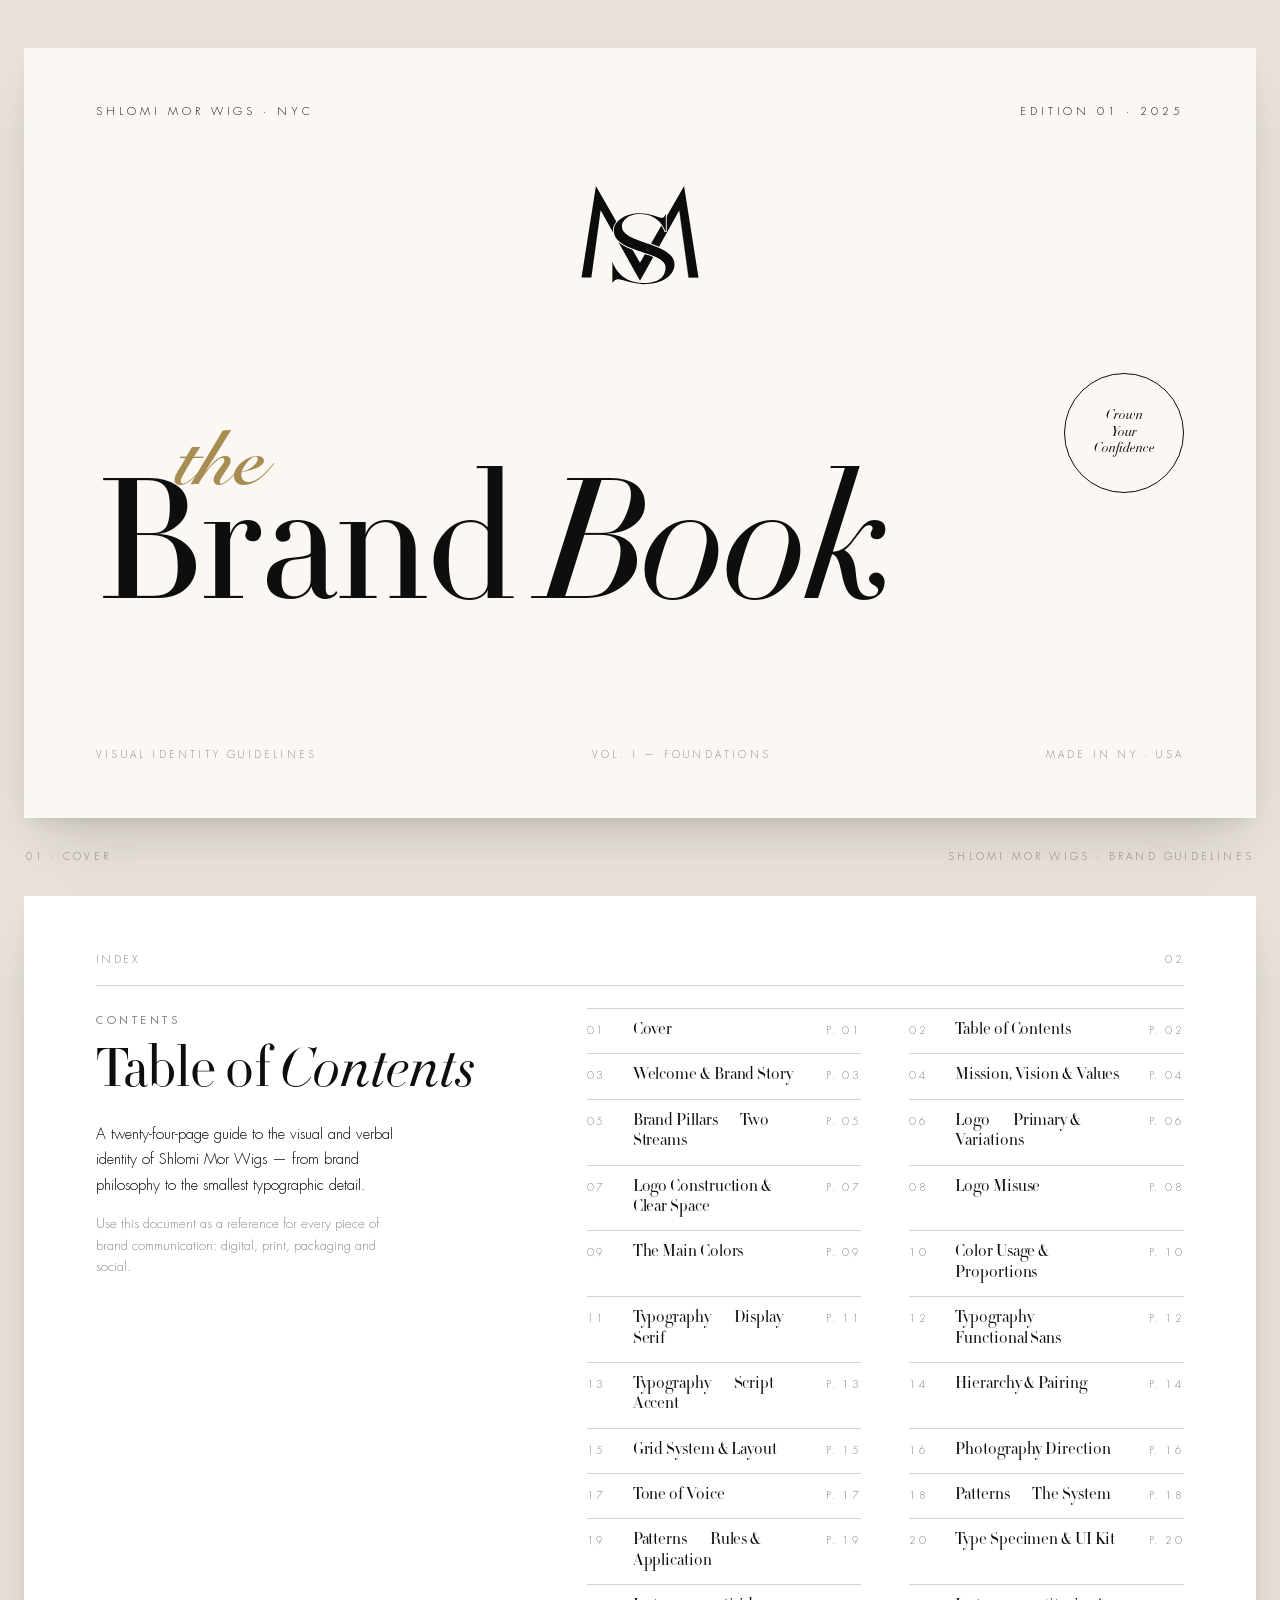
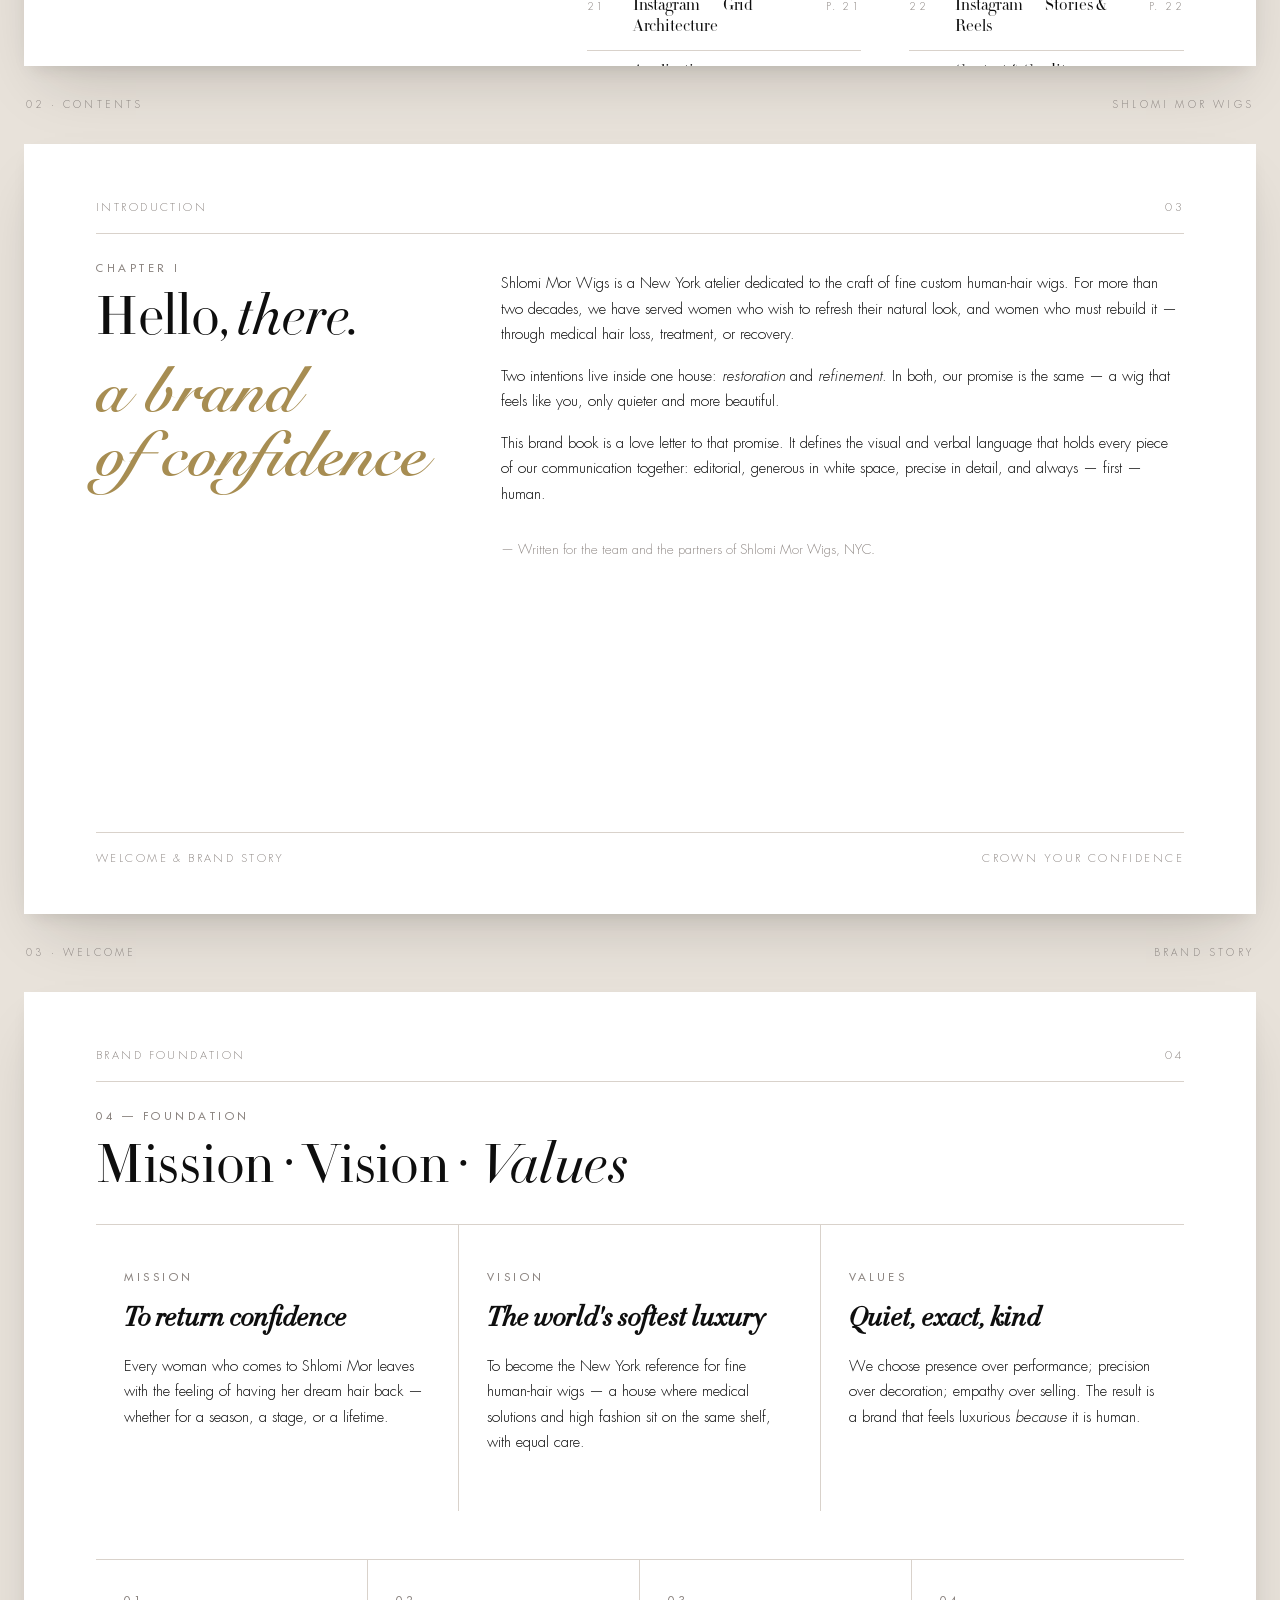
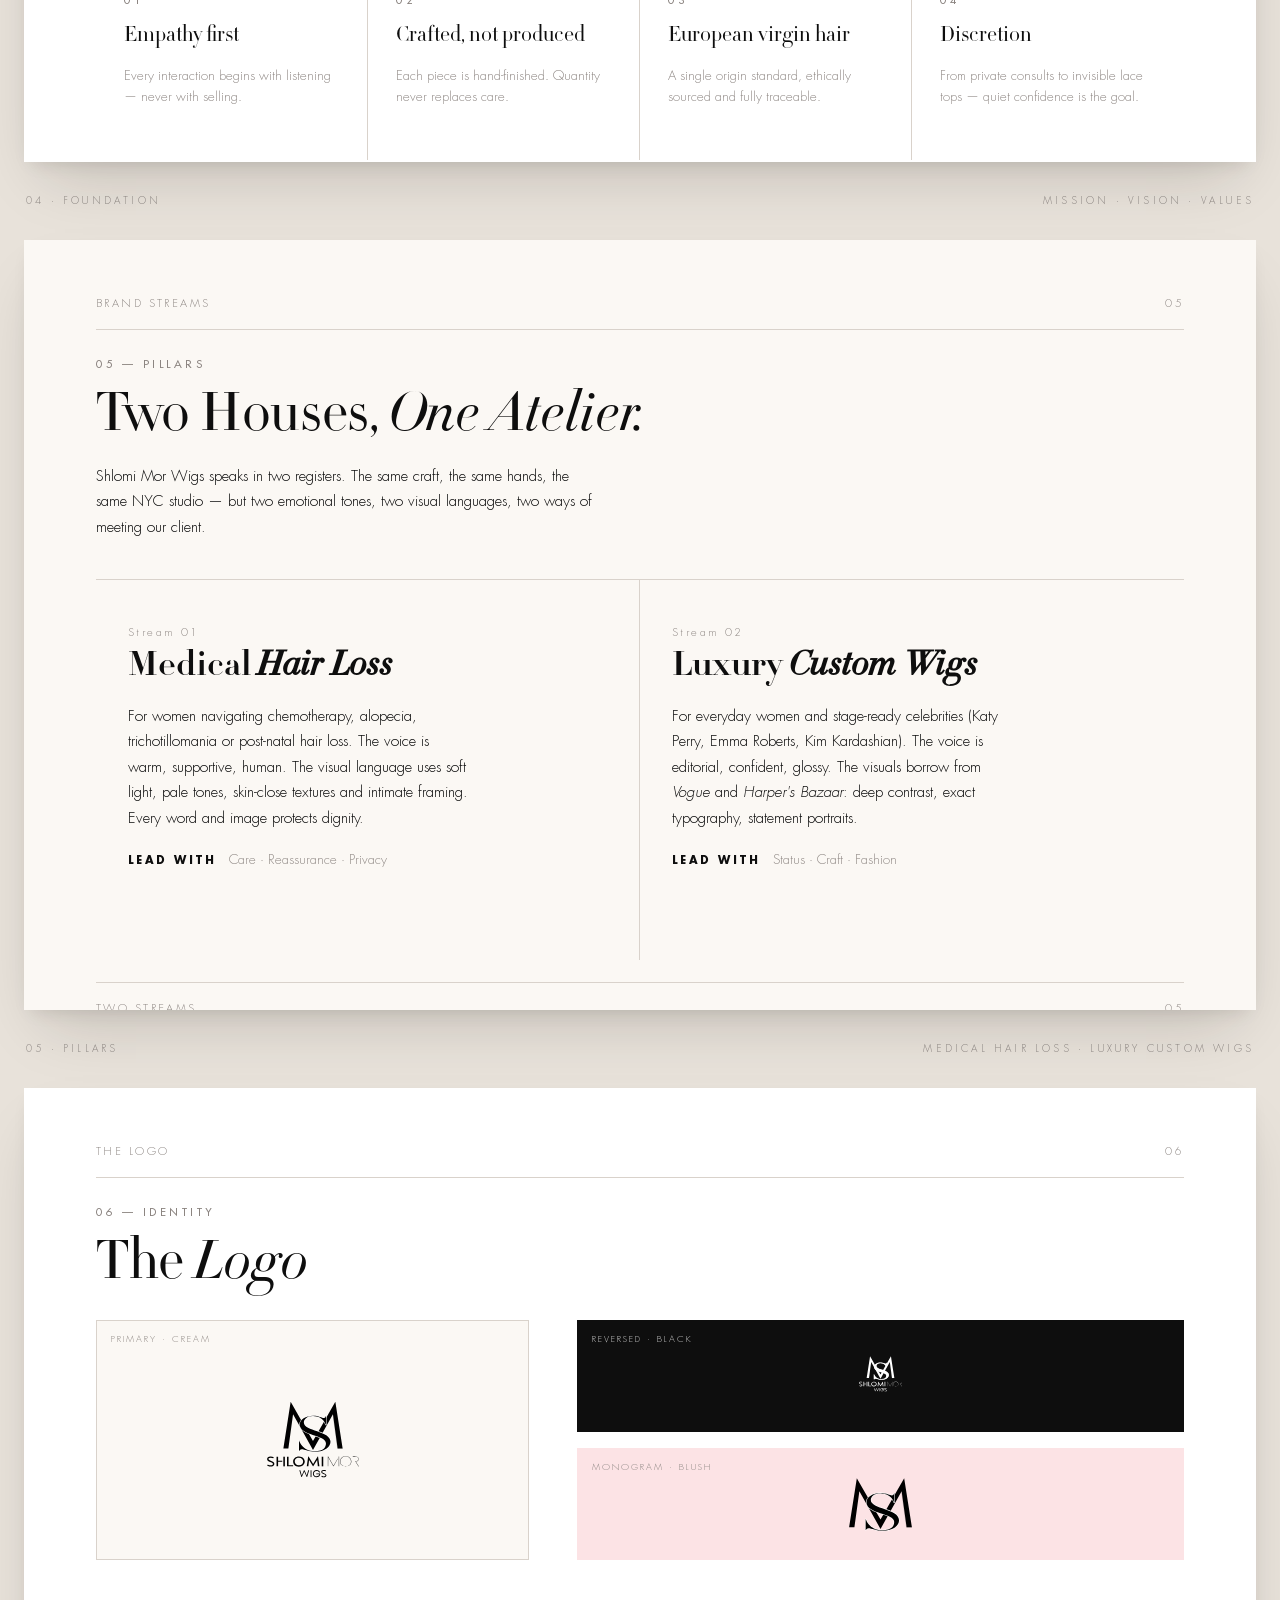
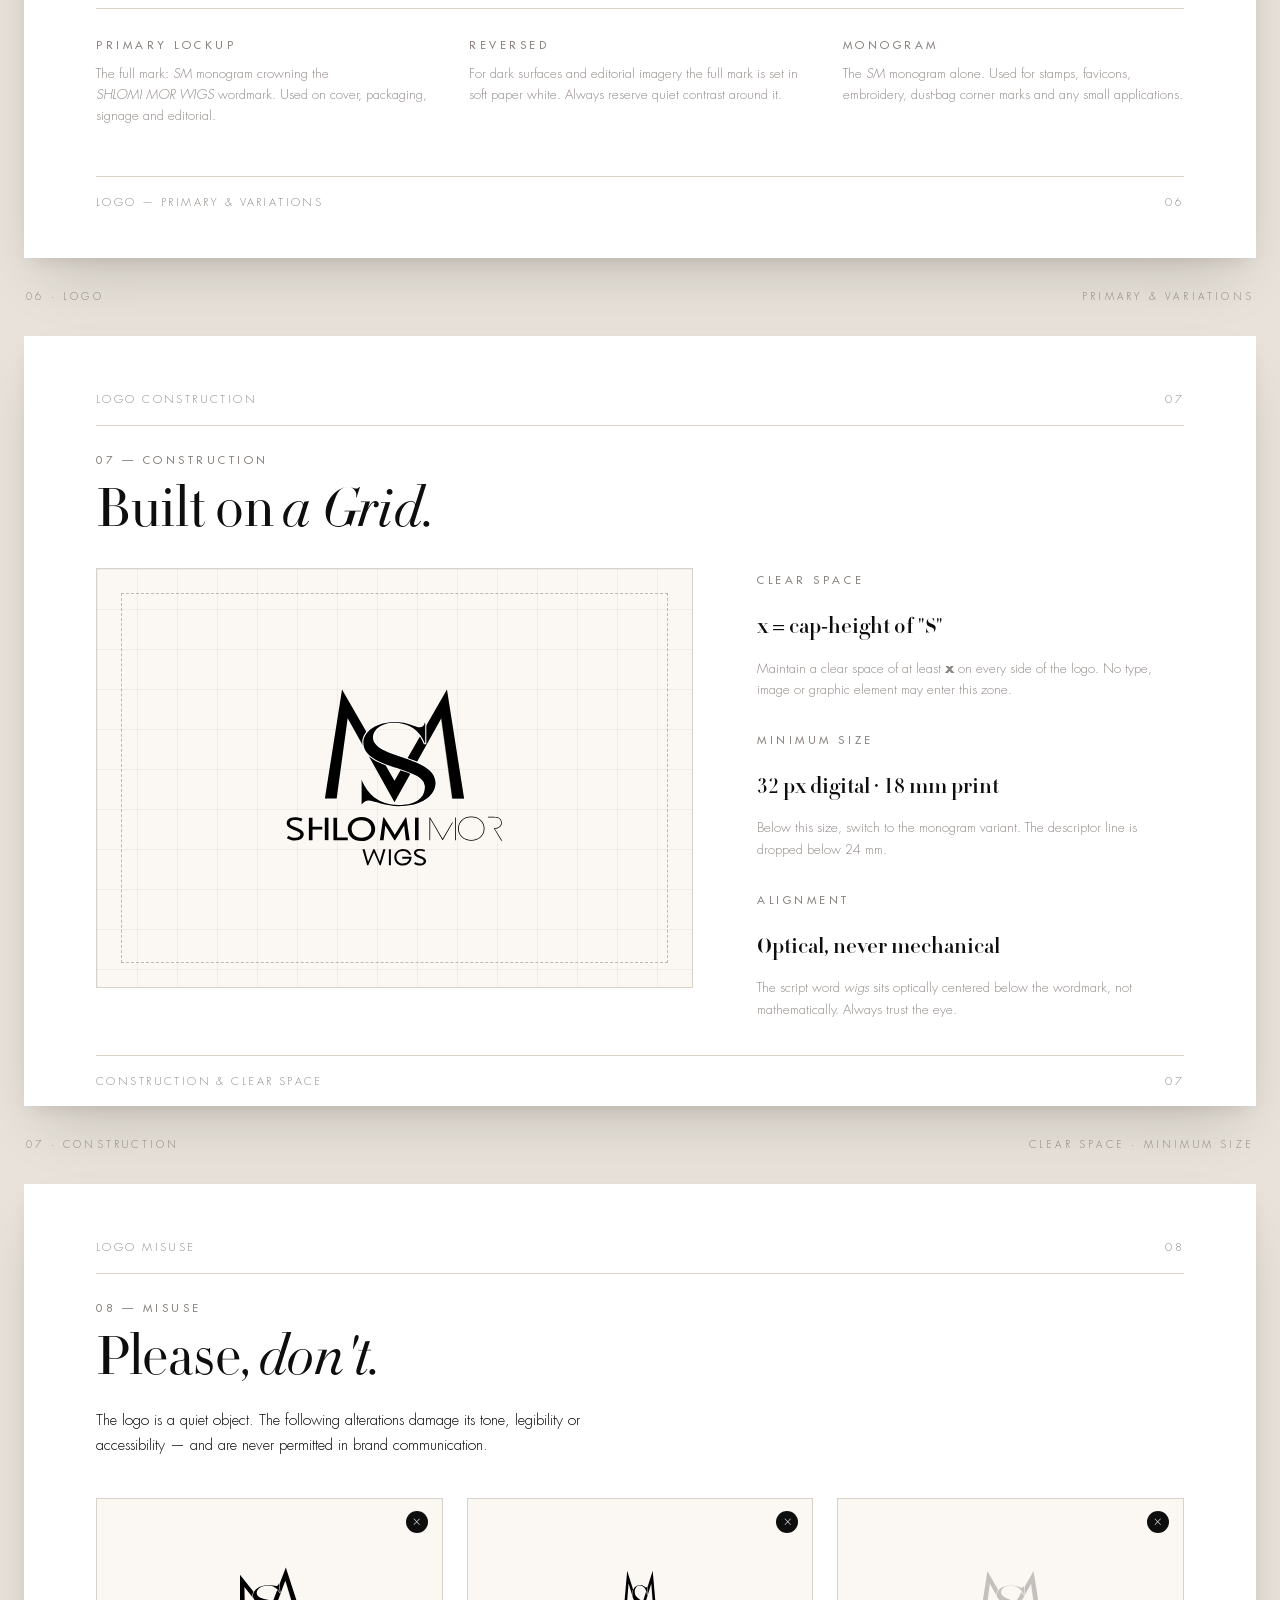
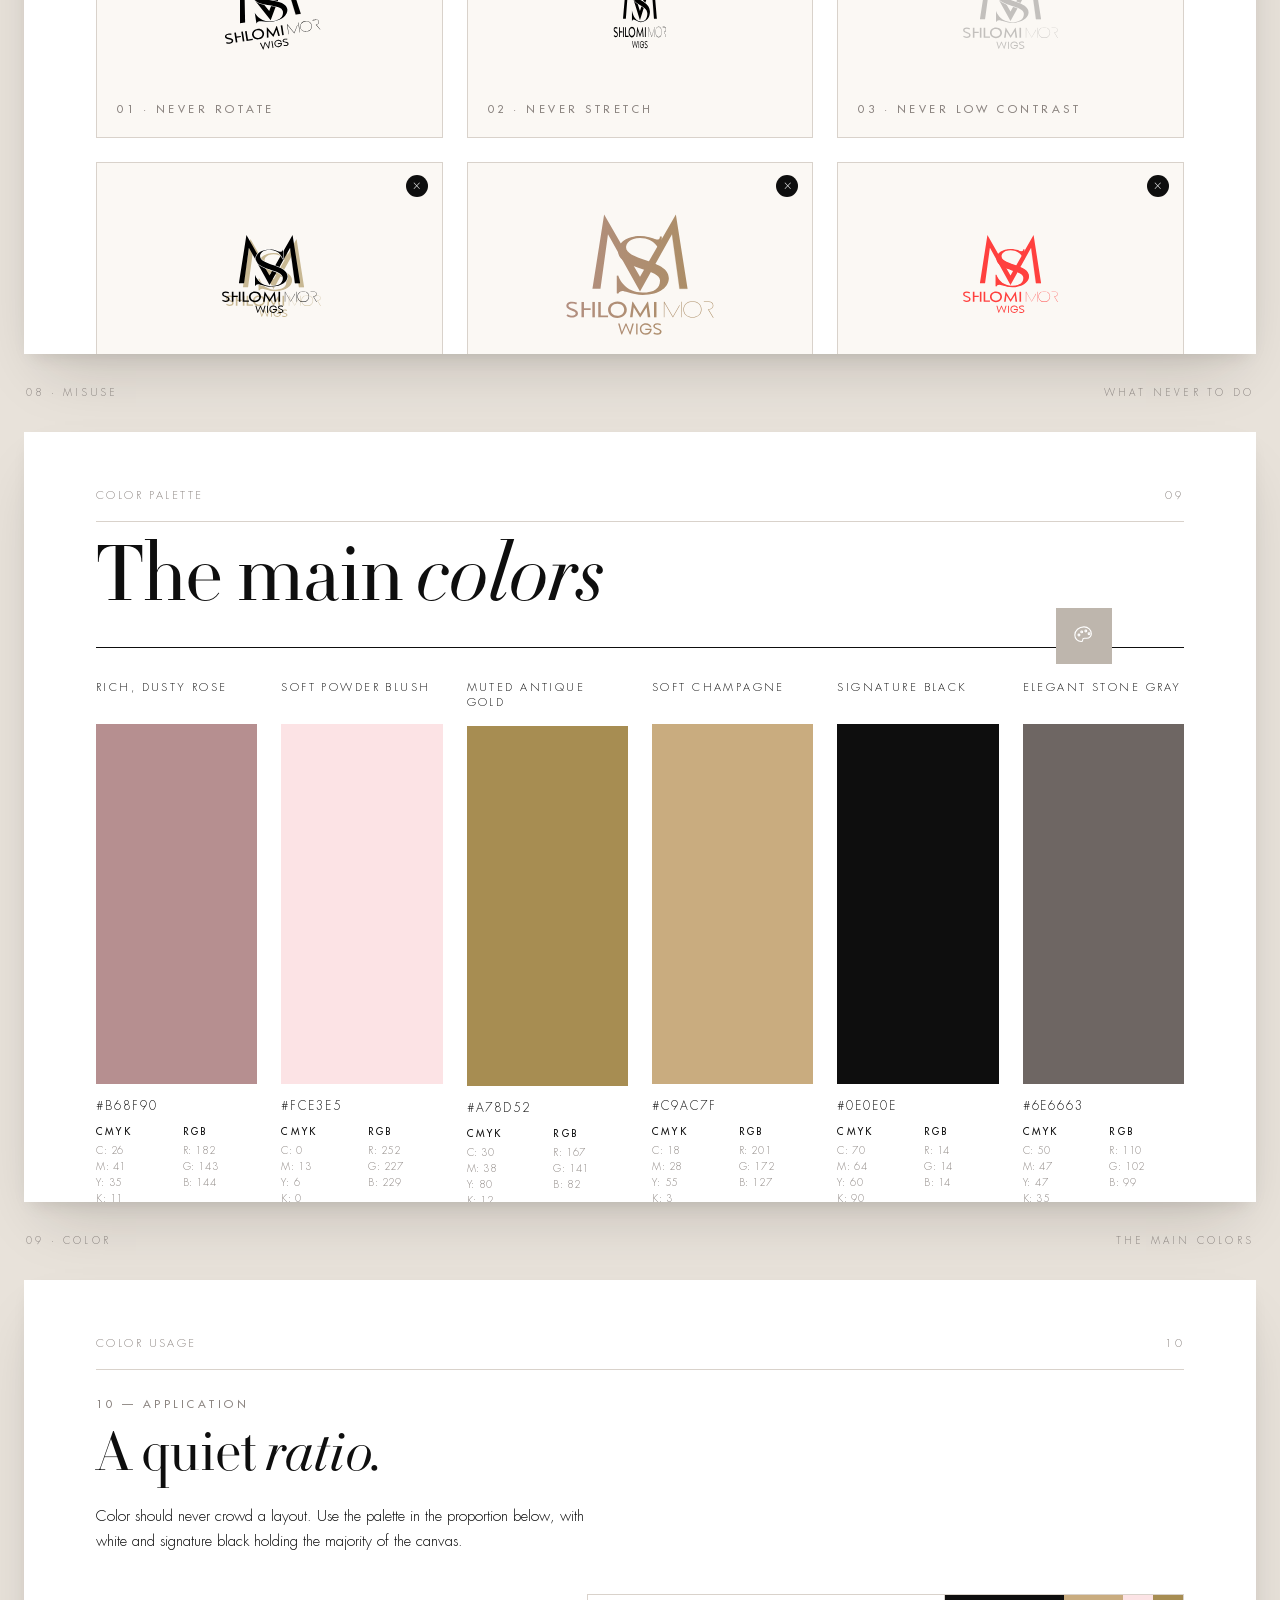
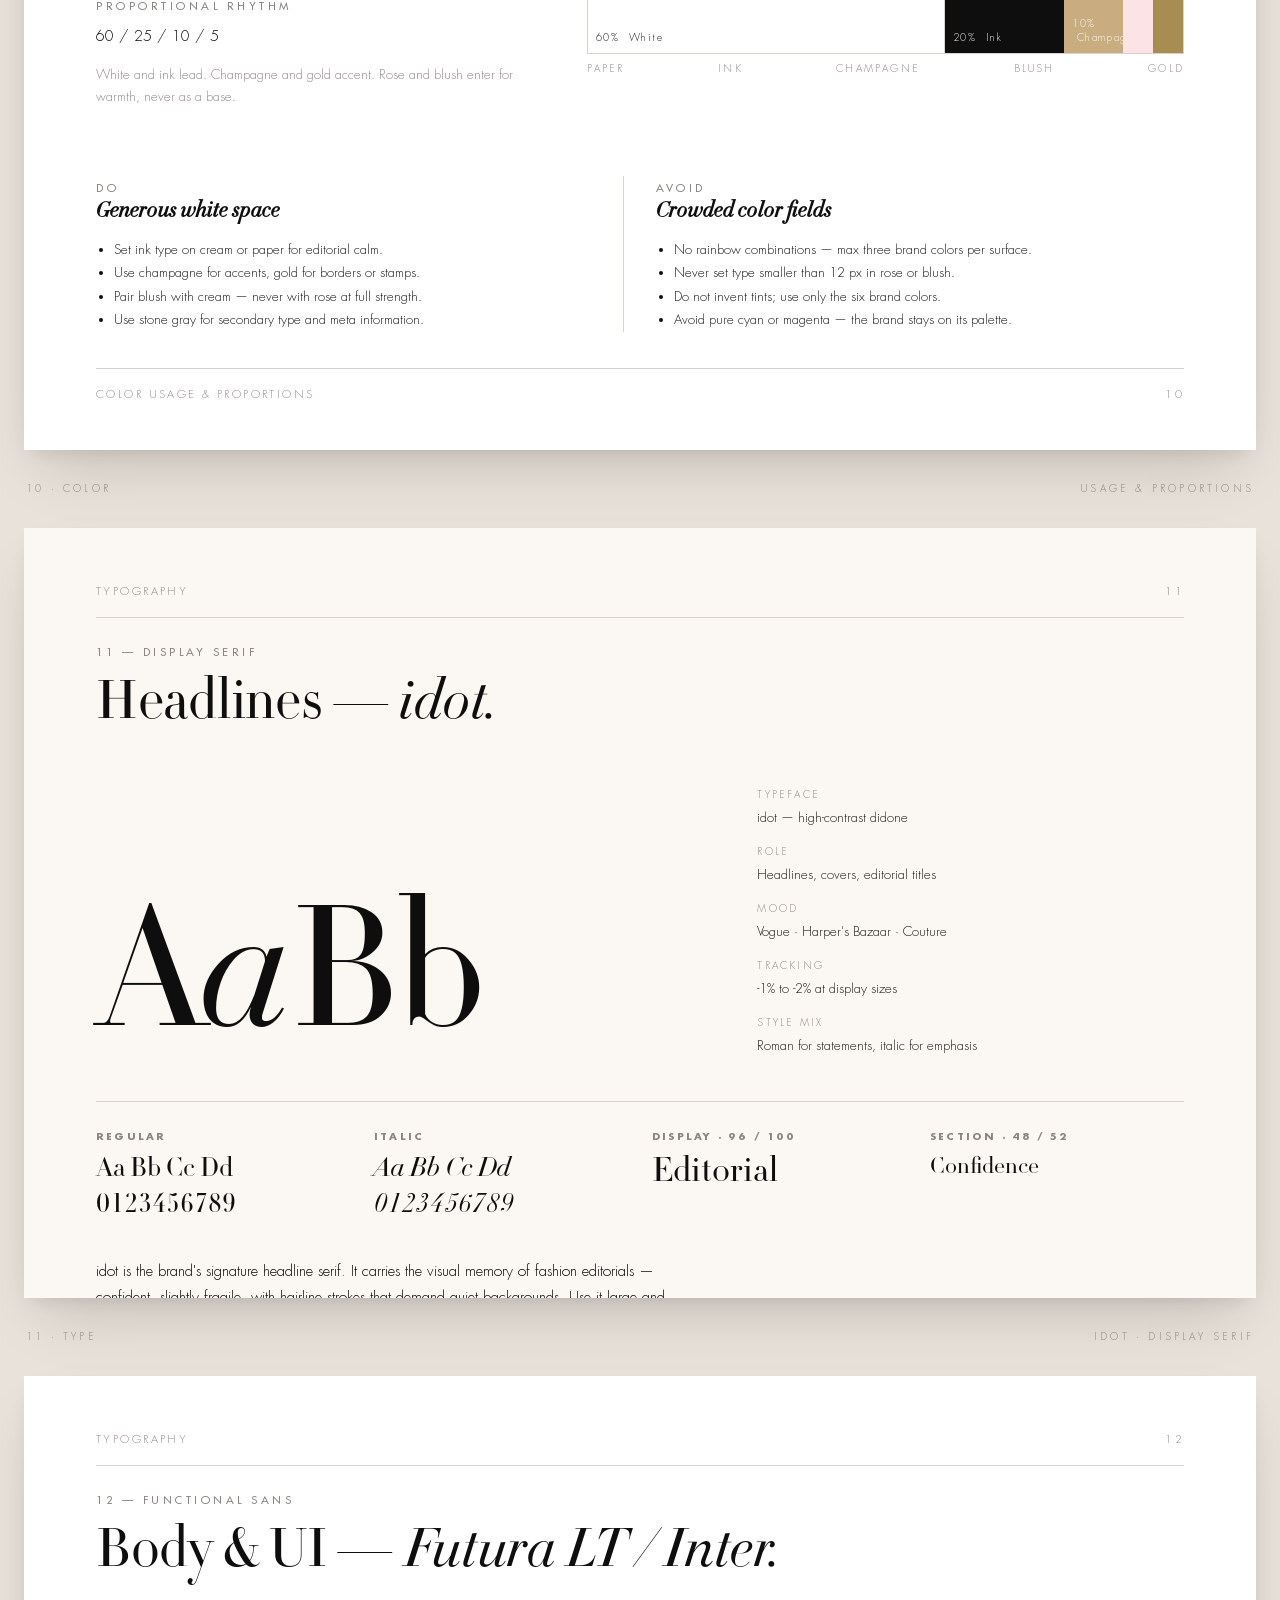
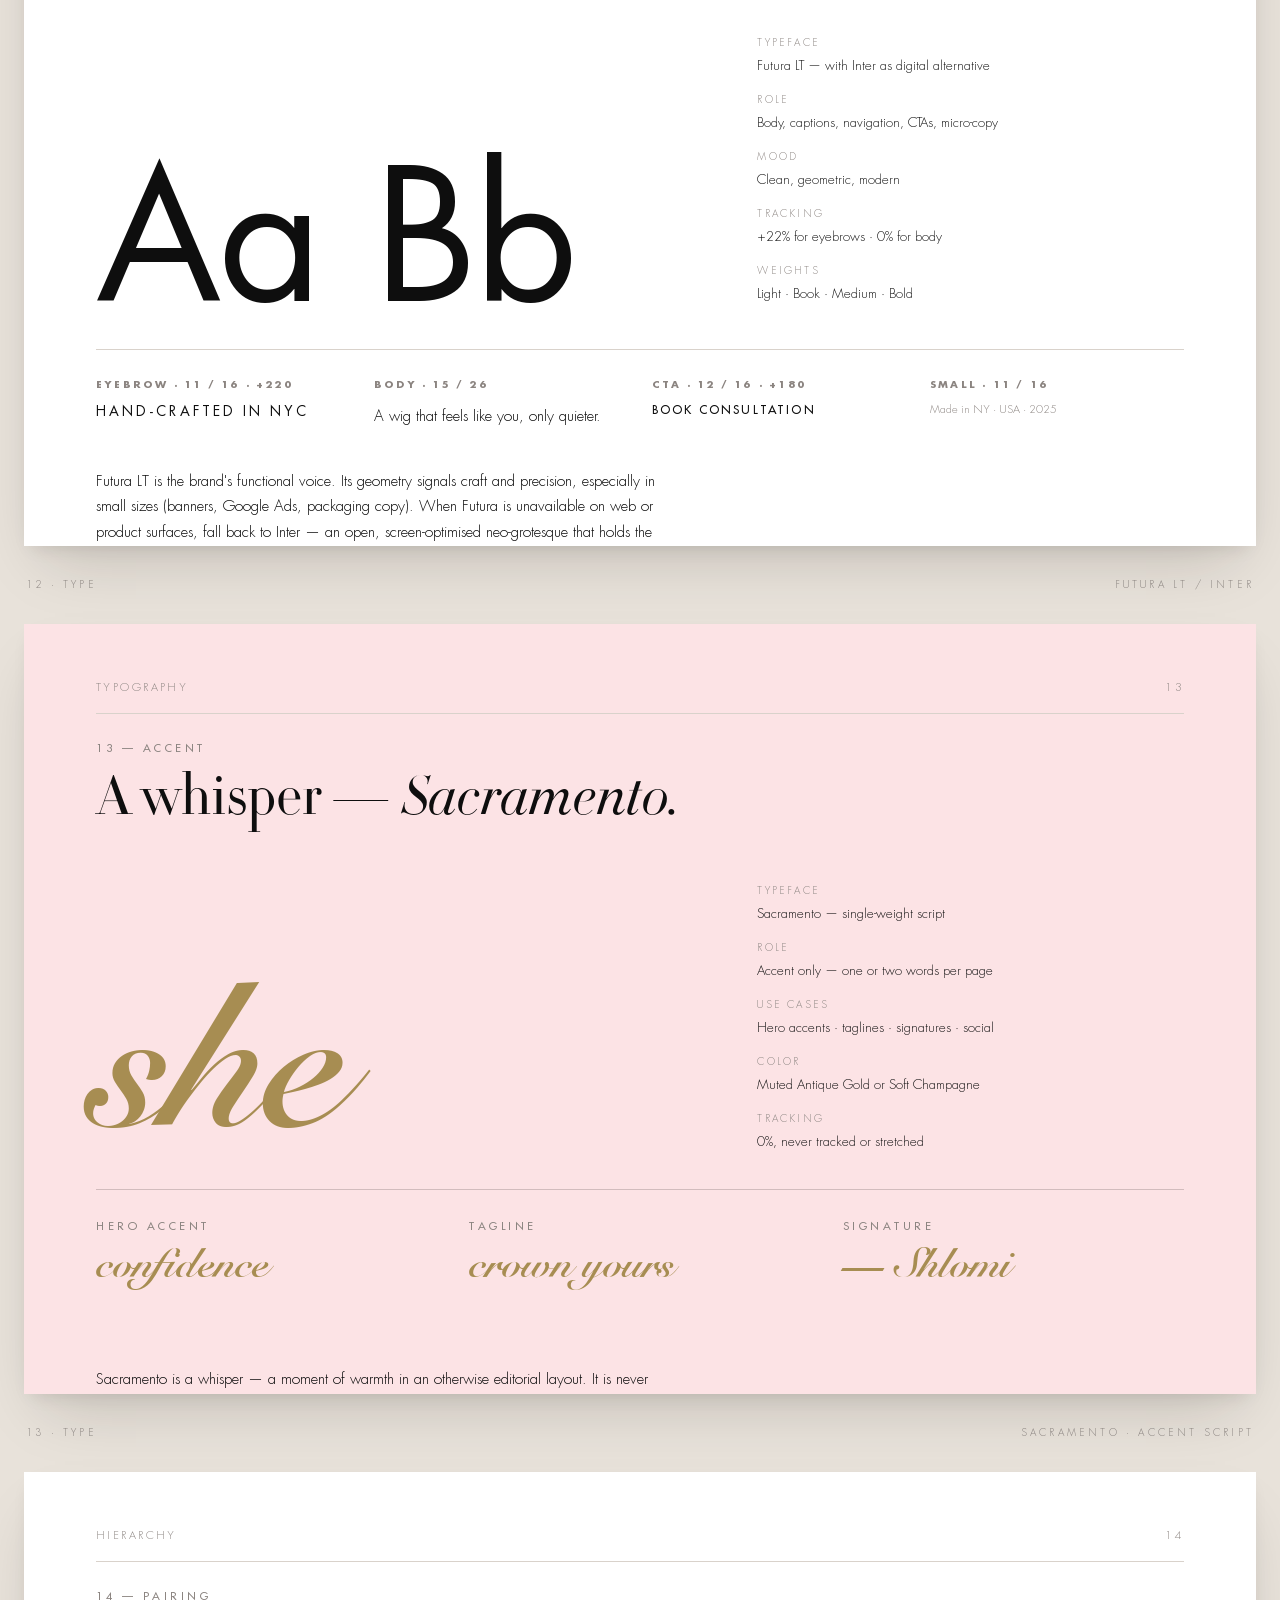
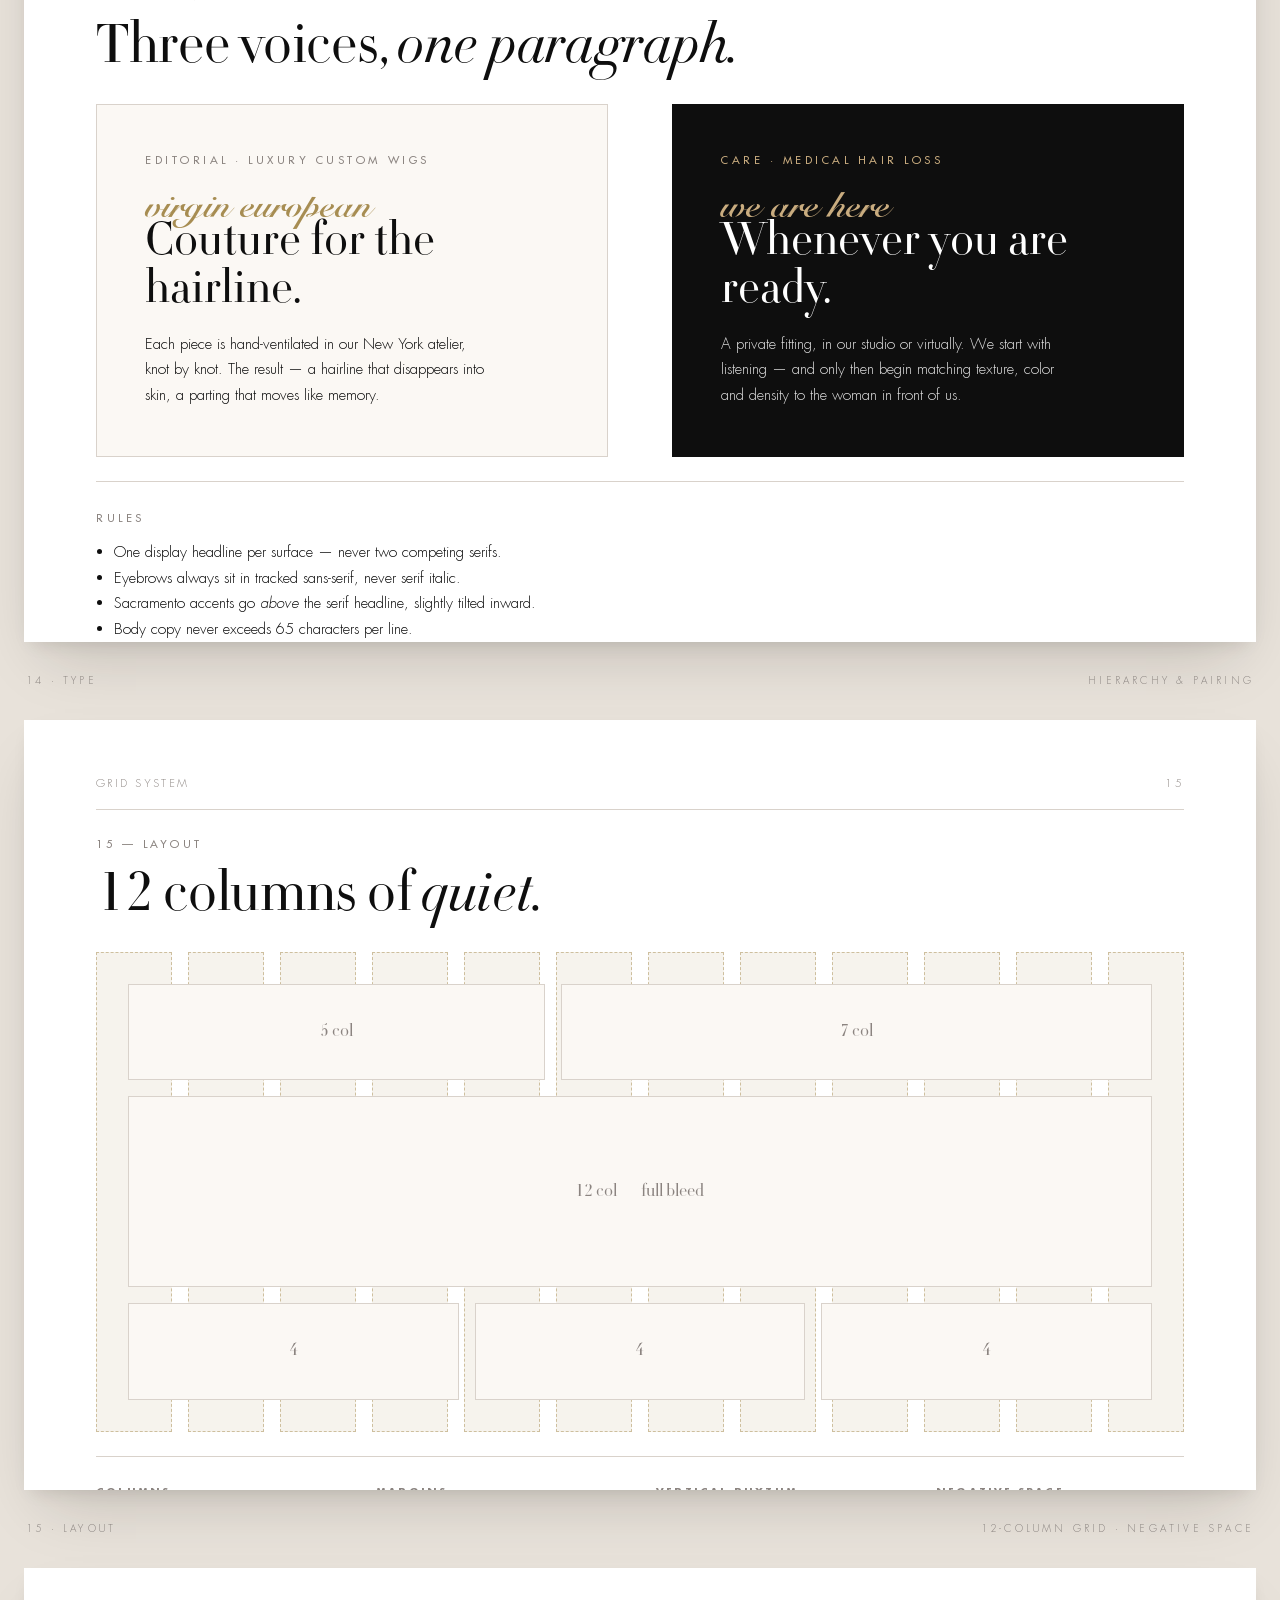
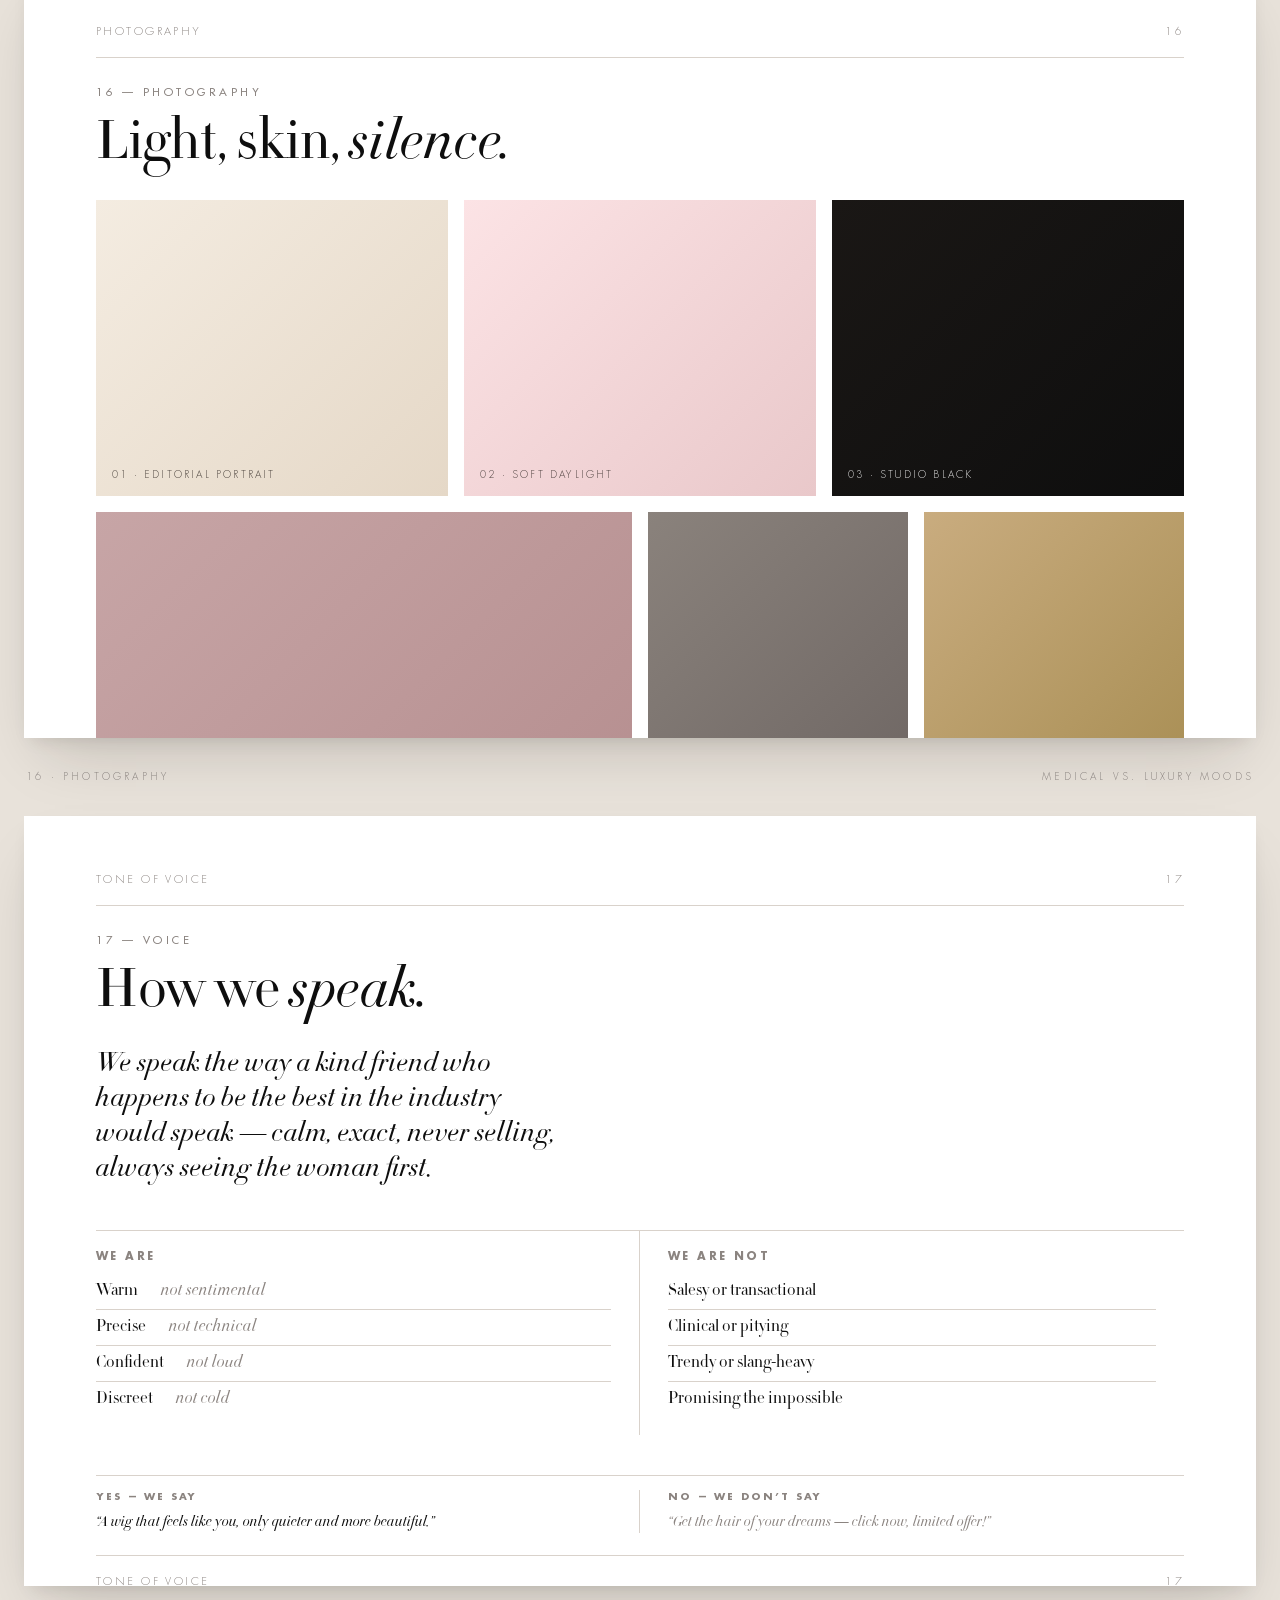
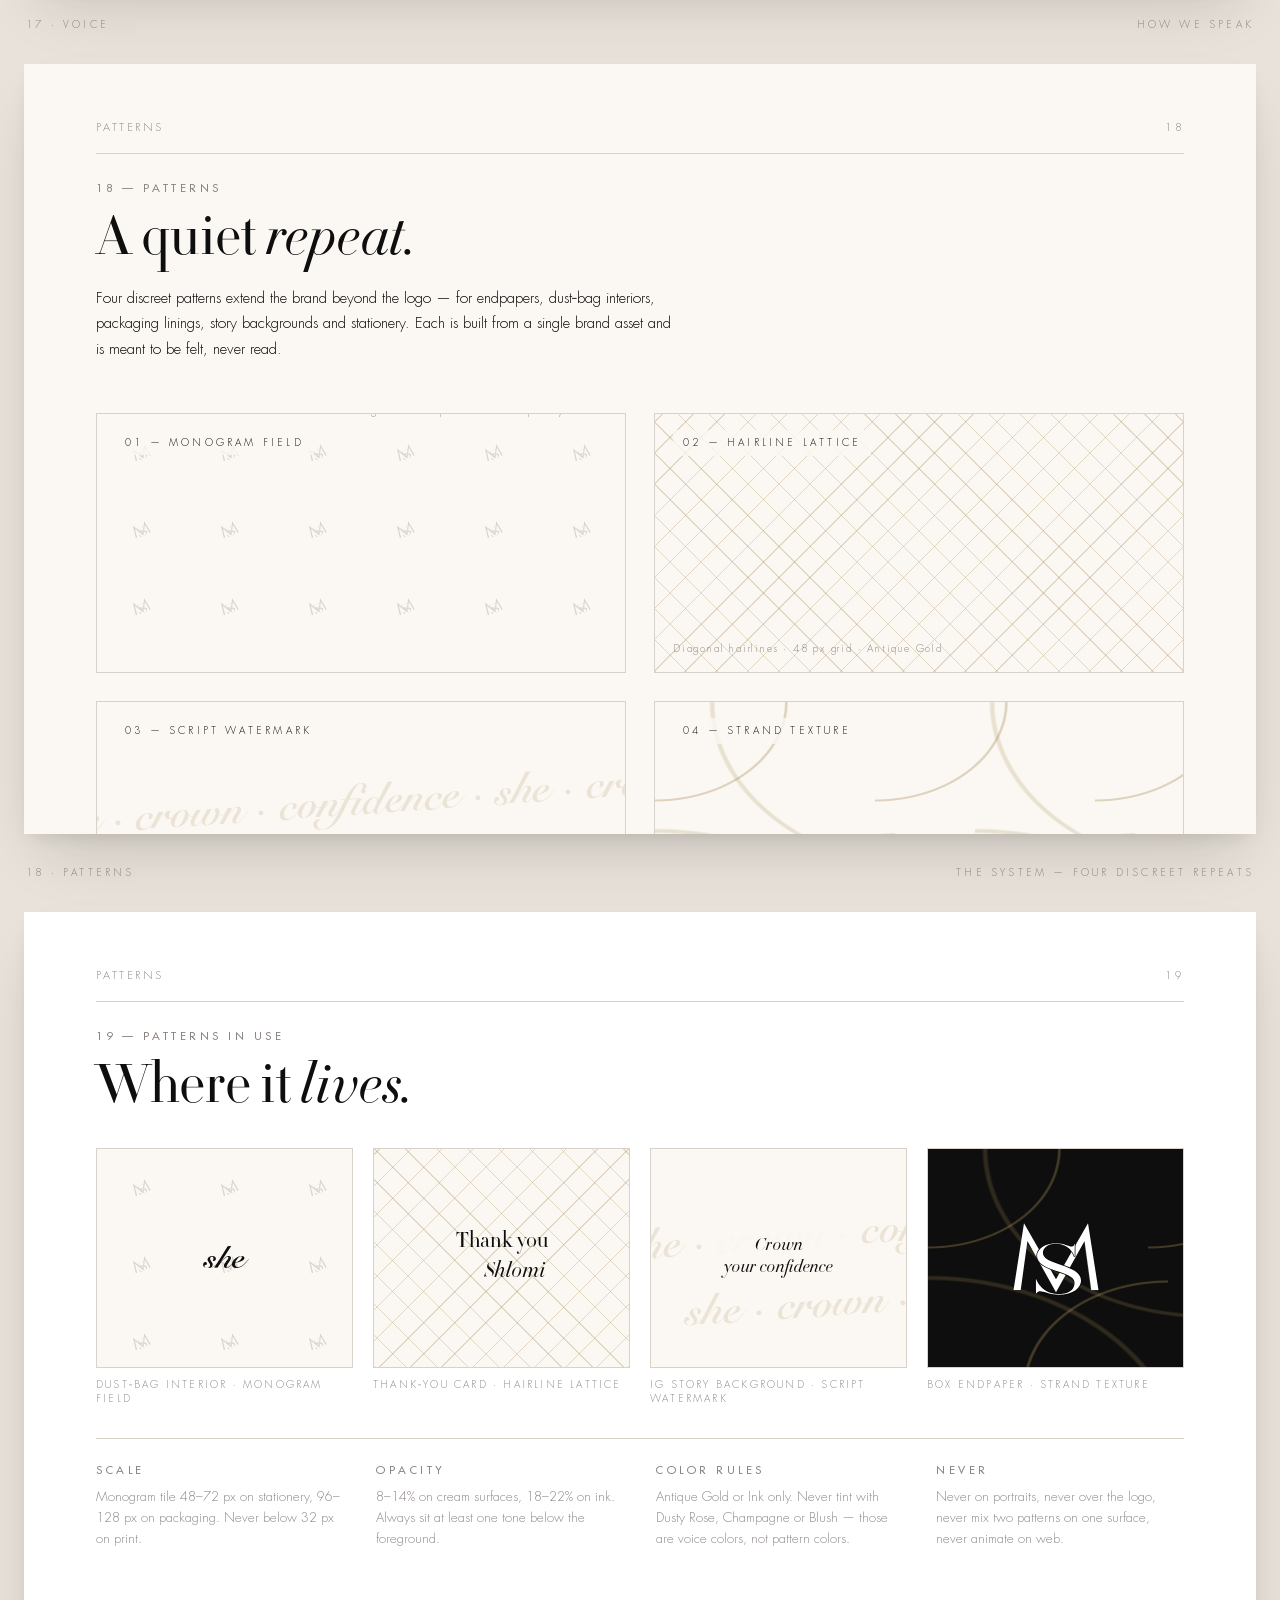
<file: index.html>
<!doctype html>
<html lang="en">
<head>
  <meta charset="utf-8" />
  <meta name="viewport" content="width=device-width, initial-scale=1" />
  <title>Shlomi Mor Wigs — Brand Guidelines</title>
  <meta name="description" content="Brand Guidelines for Shlomi Mor Wigs — a Clean Luxury Editorial brand book covering logo, color, typography, grid, photography and tone of voice." />
  <link rel="preconnect" href="https://fonts.googleapis.com" />
  <link rel="preconnect" href="https://fonts.gstatic.com" crossorigin />
  <link rel="stylesheet" href="styles.css" />
</head>
<body>

<main class="book">

  <!-- ====================================================
       PAGE 01 — COVER
       ==================================================== -->
  <section class="page page--cream page--cover" aria-labelledby="p01">
    <div class="page__inner">
      <header class="cover">
        <div class="cover__brand">Shlomi&nbsp;Mor&nbsp;Wigs · NYC</div>
        <div class="cover__year">Edition 01 · 2025</div>

        <img class="cover__mark" src="assets/logo/shlomi-mor-monogram-black.svg" alt="Shlomi Mor Wigs SM monogram" />

        <div class="cover__title" id="p01">
          <span class="l1">the</span>
          <span class="l2">Brand <em>Book</em></span>
        </div>

        <aside class="cover__seal" aria-hidden="true">
          Crown<br/>Your<br/>Confidence
        </aside>

        <div class="cover__meta">
          <span>Visual Identity Guidelines</span>
          <span>Vol. I — Foundations</span>
          <span>Made in NY · USA</span>
        </div>
      </header>
    </div>
  </section>

  <div class="pageinfo"><span>01 · Cover</span><span>Shlomi Mor Wigs · Brand Guidelines</span></div>


  <!-- ====================================================
       PAGE 02 — TABLE OF CONTENTS
       ==================================================== -->
  <section class="page" aria-labelledby="p02">
    <div class="page__inner">
      <div class="page__rail page__rail--top">
        <span>Index</span>
        <span>02</span>
      </div>

      <div class="page__main">
        <div class="toc">
          <div class="toc__intro">
            <span class="eyebrow">Contents</span>
            <h2 class="h-section" id="p02" style="margin-top:16px;">Table&nbsp;of <em style="font-style:italic;">Contents</em></h2>
            <p class="body" style="margin-top:18px;max-width:36ch;">
              A twenty-four-page guide to the visual and verbal identity of Shlomi Mor Wigs &mdash;
              from brand philosophy to the smallest typographic detail.
            </p>
            <p class="body--small" style="margin-top:14px;">Use this document as a reference for every piece of brand communication: digital, print, packaging and social.</p>
          </div>

          <ol class="toc__list toc__list--split" aria-label="Sections">
            <li><span class="num">01</span><span class="ttl">Cover</span><span class="pg">P.&nbsp;01</span></li>
            <li><span class="num">02</span><span class="ttl">Table of Contents</span><span class="pg">P.&nbsp;02</span></li>
            <li><span class="num">03</span><span class="ttl">Welcome &amp; Brand Story</span><span class="pg">P.&nbsp;03</span></li>
            <li><span class="num">04</span><span class="ttl">Mission, Vision &amp; Values</span><span class="pg">P.&nbsp;04</span></li>
            <li><span class="num">05</span><span class="ttl">Brand Pillars &mdash; Two Streams</span><span class="pg">P.&nbsp;05</span></li>
            <li><span class="num">06</span><span class="ttl">Logo &mdash; Primary &amp; Variations</span><span class="pg">P.&nbsp;06</span></li>
            <li><span class="num">07</span><span class="ttl">Logo Construction &amp; Clear Space</span><span class="pg">P.&nbsp;07</span></li>
            <li><span class="num">08</span><span class="ttl">Logo Misuse</span><span class="pg">P.&nbsp;08</span></li>
            <li><span class="num">09</span><span class="ttl">The Main Colors</span><span class="pg">P.&nbsp;09</span></li>
            <li><span class="num">10</span><span class="ttl">Color Usage &amp; Proportions</span><span class="pg">P.&nbsp;10</span></li>
            <li><span class="num">11</span><span class="ttl">Typography &mdash; Display Serif</span><span class="pg">P.&nbsp;11</span></li>
            <li><span class="num">12</span><span class="ttl">Typography &mdash; Functional Sans</span><span class="pg">P.&nbsp;12</span></li>
            <li><span class="num">13</span><span class="ttl">Typography &mdash; Script Accent</span><span class="pg">P.&nbsp;13</span></li>
            <li><span class="num">14</span><span class="ttl">Hierarchy &amp; Pairing</span><span class="pg">P.&nbsp;14</span></li>
            <li><span class="num">15</span><span class="ttl">Grid System &amp; Layout</span><span class="pg">P.&nbsp;15</span></li>
            <li><span class="num">16</span><span class="ttl">Photography Direction</span><span class="pg">P.&nbsp;16</span></li>
            <li><span class="num">17</span><span class="ttl">Tone of Voice</span><span class="pg">P.&nbsp;17</span></li>
            <li><span class="num">18</span><span class="ttl">Patterns &mdash; The System</span><span class="pg">P.&nbsp;18</span></li>
            <li><span class="num">19</span><span class="ttl">Patterns &mdash; Rules &amp; Application</span><span class="pg">P.&nbsp;19</span></li>
            <li><span class="num">20</span><span class="ttl">Type Specimen &amp; UI Kit</span><span class="pg">P.&nbsp;20</span></li>
            <li><span class="num">21</span><span class="ttl">Instagram &mdash; Grid Architecture</span><span class="pg">P.&nbsp;21</span></li>
            <li><span class="num">22</span><span class="ttl">Instagram &mdash; Stories &amp; Reels</span><span class="pg">P.&nbsp;22</span></li>
            <li><span class="num">23</span><span class="ttl">Applications</span><span class="pg">P.&nbsp;23</span></li>
            <li><span class="num">24</span><span class="ttl">Contact &amp; Credits</span><span class="pg">P.&nbsp;24</span></li>
          </ol>
        </div>
      </div>

      <div class="page__rail page__rail--bottom">
        <span>Shlomi Mor Wigs &mdash; Brand Guidelines</span>
        <span>Vol. I</span>
      </div>
    </div>
  </section>

  <div class="pageinfo"><span>02 · Contents</span><span>Shlomi Mor Wigs</span></div>


  <!-- ====================================================
       PAGE 03 — WELCOME / BRAND STORY
       ==================================================== -->
  <section class="page" aria-labelledby="p03">
    <div class="page__inner">
      <div class="page__rail page__rail--top">
        <span>Introduction</span>
        <span>03</span>
      </div>

      <div class="page__main">
        <div class="intro">
          <div>
            <span class="eyebrow">Chapter I</span>
            <h2 class="h-section" id="p03" style="margin-top:16px;">Hello, <em style="font-style:italic;">there.</em></h2>
            <p class="script" style="margin-top:8px;">a brand <br/>of confidence</p>
          </div>
          <div class="intro__body">
            <p class="body">
              Shlomi Mor Wigs is a New York atelier dedicated to the craft of fine custom human-hair wigs.
              For more than two decades, we have served women who wish to refresh their natural look,
              and women who must rebuild it &mdash; through medical hair loss, treatment, or recovery.
            </p>
            <p class="body">
              Two intentions live inside one house: <em style="font-style:italic;">restoration</em> and <em style="font-style:italic;">refinement</em>.
              In both, our promise is the same &mdash; a wig that feels like you, only quieter and more beautiful.
            </p>
            <p class="body">
              This brand book is a love letter to that promise. It defines the visual and verbal language
              that holds every piece of our communication together: editorial, generous in white space,
              precise in detail, and always &mdash; first &mdash; human.
            </p>
            <p class="body--small" style="margin-top:32px;">
              &mdash; Written for the team and the partners of Shlomi Mor Wigs, NYC.
            </p>
          </div>
        </div>
      </div>

      <div class="page__rail page__rail--bottom">
        <span>Welcome &amp; Brand Story</span>
        <span>Crown Your Confidence</span>
      </div>
    </div>
  </section>

  <div class="pageinfo"><span>03 · Welcome</span><span>Brand Story</span></div>


  <!-- ====================================================
       PAGE 04 — MISSION, VISION, VALUES
       ==================================================== -->
  <section class="page" aria-labelledby="p04">
    <div class="page__inner">
      <div class="page__rail page__rail--top">
        <span>Brand Foundation</span>
        <span>04</span>
      </div>

      <div class="page__main">
        <div style="grid-column: 1 / -1;">
          <span class="eyebrow">04 &mdash; Foundation</span>
          <h2 class="h-section" id="p04" style="margin-top:16px;">Mission · Vision <em style="font-style:italic;">· Values</em></h2>
        </div>

        <div class="mvv">
          <div class="mvv__col">
            <span class="eyebrow">Mission</span>
            <h4 style="margin-top:14px;">To return confidence</h4>
            <p class="body">
              Every woman who comes to Shlomi Mor leaves with the feeling
              of having her dream hair back &mdash; whether for a season,
              a stage, or a lifetime.
            </p>
          </div>
          <div class="mvv__col">
            <span class="eyebrow">Vision</span>
            <h4 style="margin-top:14px;">The world's softest luxury</h4>
            <p class="body">
              To become the New York reference for fine human-hair wigs &mdash;
              a house where medical solutions and high fashion sit on the
              same shelf, with equal care.
            </p>
          </div>
          <div class="mvv__col">
            <span class="eyebrow">Values</span>
            <h4 style="margin-top:14px;">Quiet, exact, kind</h4>
            <p class="body">
              We choose presence over performance; precision over decoration;
              empathy over selling. The result is a brand that feels luxurious
              <em style="font-style:italic;">because</em> it is human.
            </p>
          </div>
        </div>

        <div class="values" style="margin-top:24px;">
          <div class="values__cell">
            <span class="eyebrow">01</span>
            <h5>Empathy first</h5>
            <p class="body--small">Every interaction begins with listening &mdash; never with selling.</p>
          </div>
          <div class="values__cell">
            <span class="eyebrow">02</span>
            <h5>Crafted, not produced</h5>
            <p class="body--small">Each piece is hand-finished. Quantity never replaces care.</p>
          </div>
          <div class="values__cell">
            <span class="eyebrow">03</span>
            <h5>European virgin hair</h5>
            <p class="body--small">A single origin standard, ethically sourced and fully traceable.</p>
          </div>
          <div class="values__cell">
            <span class="eyebrow">04</span>
            <h5>Discretion</h5>
            <p class="body--small">From private consults to invisible lace tops &mdash; quiet confidence is the goal.</p>
          </div>
        </div>
      </div>

      <div class="page__rail page__rail--bottom">
        <span>Mission · Vision · Values</span>
        <span>04</span>
      </div>
    </div>
  </section>

  <div class="pageinfo"><span>04 · Foundation</span><span>Mission · Vision · Values</span></div>


  <!-- ====================================================
       PAGE 05 — BRAND PILLARS (TWO STREAMS)
       ==================================================== -->
  <section class="page page--cream" aria-labelledby="p05">
    <div class="page__inner">
      <div class="page__rail page__rail--top">
        <span>Brand Streams</span>
        <span>05</span>
      </div>

      <div class="page__main">
        <div style="grid-column: 1 / -1;">
          <span class="eyebrow">05 &mdash; Pillars</span>
          <h2 class="h-section" id="p05" style="margin-top:16px;">Two Houses, <em style="font-style:italic;">One Atelier.</em></h2>
          <p class="body" style="max-width:56ch;margin-top:16px;">
            Shlomi Mor Wigs speaks in two registers. The same craft, the same hands, the same NYC studio &mdash;
            but two emotional tones, two visual languages, two ways of meeting our client.
          </p>
        </div>

        <div class="pillars">
          <div class="pillar">
            <span class="pillar__num">Stream 01</span>
            <h3 class="pillar__title">Medical <em>Hair Loss</em></h3>
            <p class="body" style="max-width:38ch;">
              For women navigating chemotherapy, alopecia, trichotillomania or post-natal hair loss.
              The voice is warm, supportive, human. The visual language uses soft light, pale tones,
              skin-close textures and intimate framing. Every word and image protects dignity.
            </p>
            <p class="body--small" style="margin-top:18px;">
              <strong class="upper" style="color:var(--c-ink)">Lead with</strong>
              &nbsp;&nbsp;Care · Reassurance · Privacy
            </p>
          </div>
          <div class="pillar">
            <span class="pillar__num">Stream 02</span>
            <h3 class="pillar__title">Luxury <em>Custom Wigs</em></h3>
            <p class="body" style="max-width:38ch;">
              For everyday women and stage-ready celebrities (Katy Perry, Emma Roberts, Kim Kardashian).
              The voice is editorial, confident, glossy. The visuals borrow from <em style="font-style:italic;">Vogue</em>
              and <em style="font-style:italic;">Harper's Bazaar</em>: deep contrast, exact typography, statement portraits.
            </p>
            <p class="body--small" style="margin-top:18px;">
              <strong class="upper" style="color:var(--c-ink)">Lead with</strong>
              &nbsp;&nbsp;Status · Craft · Fashion
            </p>
          </div>
        </div>
      </div>

      <div class="page__rail page__rail--bottom">
        <span>Two Streams</span>
        <span>05</span>
      </div>
    </div>
  </section>

  <div class="pageinfo"><span>05 · Pillars</span><span>Medical Hair Loss · Luxury Custom Wigs</span></div>


  <!-- ====================================================
       PAGE 06 — LOGO PRIMARY & VARIATIONS
       ==================================================== -->
  <section class="page" aria-labelledby="p06">
    <div class="page__inner">
      <div class="page__rail page__rail--top">
        <span>The Logo</span>
        <span>06</span>
      </div>

      <div class="page__main">
        <div style="grid-column: 1 / -1;">
          <span class="eyebrow">06 &mdash; Identity</span>
          <h2 class="h-section" id="p06" style="margin-top:16px;">The <em style="font-style:italic;">Logo</em></h2>
        </div>

        <div class="logo-stage logo-stage--triple">
          <div class="logo-frame">
            <span class="logo-frame__label">Primary · Cream</span>
            <img class="brand-mark" src="assets/logo/shlomi-mor-logo-black.svg" alt="Shlomi Mor Wigs primary logo" />
          </div>
          <div class="logo-stack">
            <div class="logo-frame logo-frame--ink">
              <span class="logo-frame__label">Reversed · Black</span>
              <img class="brand-mark" src="assets/logo/shlomi-mor-logo-white.svg" alt="Shlomi Mor Wigs reversed logo" />
            </div>
            <div class="logo-frame logo-frame--blush">
              <span class="logo-frame__label">Monogram · Blush</span>
              <img class="brand-monogram" src="assets/logo/shlomi-mor-monogram-black.svg" alt="Shlomi Mor Wigs SM monogram" />
            </div>
          </div>
        </div>

        <div style="grid-column: 1 / -1; display:grid; grid-template-columns: repeat(3, 1fr); gap:32px; margin-top:24px; border-top:1px solid var(--c-rule); padding-top:24px;">
          <div>
            <span class="eyebrow">Primary Lockup</span>
            <p class="body--small" style="margin-top:8px;">The full mark: <em style="font-style:italic;">SM</em> monogram crowning the <em style="font-style:italic;">SHLOMI&nbsp;MOR&nbsp;WIGS</em> wordmark. Used on cover, packaging, signage and editorial.</p>
          </div>
          <div>
            <span class="eyebrow">Reversed</span>
            <p class="body--small" style="margin-top:8px;">For dark surfaces and editorial imagery the full mark is set in soft paper white. Always reserve quiet contrast around it.</p>
          </div>
          <div>
            <span class="eyebrow">Monogram</span>
            <p class="body--small" style="margin-top:8px;">The <em style="font-style:italic;">SM</em> monogram alone. Used for stamps, favicons, embroidery, dust-bag corner marks and any small applications.</p>
          </div>
        </div>
      </div>

      <div class="page__rail page__rail--bottom">
        <span>Logo &mdash; Primary &amp; Variations</span>
        <span>06</span>
      </div>
    </div>
  </section>

  <div class="pageinfo"><span>06 · Logo</span><span>Primary &amp; Variations</span></div>


  <!-- ====================================================
       PAGE 07 — LOGO CONSTRUCTION & CLEAR SPACE
       ==================================================== -->
  <section class="page" aria-labelledby="p07">
    <div class="page__inner">
      <div class="page__rail page__rail--top">
        <span>Logo Construction</span>
        <span>07</span>
      </div>

      <div class="page__main">
        <div style="grid-column: 1 / -1;">
          <span class="eyebrow">07 &mdash; Construction</span>
          <h2 class="h-section" id="p07" style="margin-top:16px;">Built on <em style="font-style:italic;">a Grid.</em></h2>
        </div>

        <div class="construct">
          <div class="construct__frame">
            <div class="construct__guides"></div>
            <img class="brand-mark brand-mark--lg" src="assets/logo/shlomi-mor-logo-black.svg" alt="Shlomi Mor Wigs primary logo on construction grid" style="width:60%;max-width:60%;max-height:80%;position:relative;inset:auto;" />
          </div>

          <div class="construct__notes">
            <span class="eyebrow">Clear Space</span>
            <h4>x = cap-height of "S"</h4>
            <p class="body--small">Maintain a clear space of at least <strong>x</strong> on every side of the logo. No type, image or graphic element may enter this zone.</p>

            <span class="eyebrow" style="margin-top:20px;display:inline-block;">Minimum Size</span>
            <h4>32&nbsp;px digital · 18&nbsp;mm print</h4>
            <p class="body--small">Below this size, switch to the monogram variant. The descriptor line is dropped below 24&nbsp;mm.</p>

            <span class="eyebrow" style="margin-top:20px;display:inline-block;">Alignment</span>
            <h4>Optical, never mechanical</h4>
            <p class="body--small">The script word <em style="font-style:italic;">wigs</em> sits optically centered below the wordmark, not mathematically. Always trust the eye.</p>
          </div>
        </div>
      </div>

      <div class="page__rail page__rail--bottom">
        <span>Construction &amp; Clear Space</span>
        <span>07</span>
      </div>
    </div>
  </section>

  <div class="pageinfo"><span>07 · Construction</span><span>Clear Space · Minimum Size</span></div>


  <!-- ====================================================
       PAGE 08 — LOGO MISUSE
       ==================================================== -->
  <section class="page" aria-labelledby="p08">
    <div class="page__inner">
      <div class="page__rail page__rail--top">
        <span>Logo Misuse</span>
        <span>08</span>
      </div>

      <div class="page__main">
        <div style="grid-column: 1 / -1;">
          <span class="eyebrow">08 &mdash; Misuse</span>
          <h2 class="h-section" id="p08" style="margin-top:16px;">Please, <em style="font-style:italic;">don't.</em></h2>
          <p class="body" style="max-width:56ch;margin-top:16px;">
            The logo is a quiet object. The following alterations damage its tone, legibility or accessibility &mdash;
            and are never permitted in brand communication.
          </p>
        </div>

        <div class="misuse">
          <div class="misuse__card">
            <span class="x" aria-hidden="true">×</span>
            <div class="demo demo--logo demo--tilt">
              <img src="assets/logo/shlomi-mor-logo-black.svg" alt="" />
            </div>
            <span class="eyebrow">01 · Never rotate</span>
          </div>
          <div class="misuse__card">
            <span class="x" aria-hidden="true">×</span>
            <div class="demo demo--logo demo--stretch">
              <img src="assets/logo/shlomi-mor-logo-black.svg" alt="" />
            </div>
            <span class="eyebrow">02 · Never stretch</span>
          </div>
          <div class="misuse__card">
            <span class="x" aria-hidden="true">×</span>
            <div class="demo demo--logo demo--faded">
              <img src="assets/logo/shlomi-mor-logo-black.svg" alt="" />
            </div>
            <span class="eyebrow">03 · Never low contrast</span>
          </div>
          <div class="misuse__card">
            <span class="x" aria-hidden="true">×</span>
            <div class="demo demo--logo demo--shadow">
              <img src="assets/logo/shlomi-mor-logo-black.svg" alt="" />
            </div>
            <span class="eyebrow">04 · Never add shadows</span>
          </div>
          <div class="misuse__card">
            <span class="x" aria-hidden="true">×</span>
            <div class="demo demo--logo demo--gradient">
              <img src="assets/logo/shlomi-mor-logo-black.svg" alt="" />
            </div>
            <span class="eyebrow">05 · Never apply gradients</span>
          </div>
          <div class="misuse__card">
            <span class="x" aria-hidden="true">×</span>
            <div class="demo demo--logo demo--recolor">
              <img src="assets/logo/shlomi-mor-logo-black.svg" alt="" />
            </div>
            <span class="eyebrow">06 · Never off-brand color</span>
          </div>
        </div>
      </div>

      <div class="page__rail page__rail--bottom">
        <span>Logo Misuse</span>
        <span>08</span>
      </div>
    </div>
  </section>

  <div class="pageinfo"><span>08 · Misuse</span><span>What never to do</span></div>


  <!-- ====================================================
       PAGE 09 — THE MAIN COLORS (reference page)
       ==================================================== -->
  <section class="page" aria-labelledby="p09">
    <div class="page__inner">
      <div class="page__rail page__rail--top">
        <span>Color Palette</span>
        <span>09</span>
      </div>

      <div class="page__main">
        <div style="grid-column: 1 / -1; position:relative;">
          <h2 class="h-display" id="p09">The main <em style="font-style:italic;">colors</em></h2>
          <span class="corner-icon" aria-hidden="true">
            <svg width="22" height="22" viewBox="0 0 24 24" fill="none" stroke="currentColor" stroke-width="1.2">
              <path d="M12 2C6.5 2 2 6 2 11c0 4 3 7 7 7 1 0 1.5-.5 1.5-1.5 0-1 .5-2 2-2H15c3 0 5-2.5 5-5 0-4-3.5-7.5-8-7.5z"/>
              <circle cx="6.5" cy="11" r="1"/>
              <circle cx="9.5" cy="7.5" r="1"/>
              <circle cx="14" cy="6.5" r="1"/>
              <circle cx="17.5" cy="9.5" r="1"/>
            </svg>
          </span>
          <hr class="rule rule--ink" style="margin-top:24px;"/>
        </div>

        <div class="colors">
          <div class="swatch">
            <div class="swatch__name">Rich, Dusty Rose</div>
            <div class="swatch__chip" style="background:#B68F90;"></div>
            <div class="swatch__hex">#B68F90</div>
            <div class="swatch__codes">
              <div>
                <h6>CMYK</h6>
                <span>C: 26</span><span>M: 41</span><span>Y: 35</span><span>K: 11</span>
              </div>
              <div>
                <h6>RGB</h6>
                <span>R: 182</span><span>G: 143</span><span>B: 144</span>
              </div>
            </div>
          </div>

          <div class="swatch">
            <div class="swatch__name">Soft Powder Blush</div>
            <div class="swatch__chip" style="background:#FCE3E5;"></div>
            <div class="swatch__hex">#FCE3E5</div>
            <div class="swatch__codes">
              <div>
                <h6>CMYK</h6>
                <span>C: 0</span><span>M: 13</span><span>Y: 6</span><span>K: 0</span>
              </div>
              <div>
                <h6>RGB</h6>
                <span>R: 252</span><span>G: 227</span><span>B: 229</span>
              </div>
            </div>
          </div>

          <div class="swatch">
            <div class="swatch__name">Muted Antique Gold</div>
            <div class="swatch__chip" style="background:#A78D52;"></div>
            <div class="swatch__hex">#A78D52</div>
            <div class="swatch__codes">
              <div>
                <h6>CMYK</h6>
                <span>C: 30</span><span>M: 38</span><span>Y: 80</span><span>K: 12</span>
              </div>
              <div>
                <h6>RGB</h6>
                <span>R: 167</span><span>G: 141</span><span>B: 82</span>
              </div>
            </div>
          </div>

          <div class="swatch">
            <div class="swatch__name">Soft Champagne</div>
            <div class="swatch__chip" style="background:#C9AC7F;"></div>
            <div class="swatch__hex">#C9AC7F</div>
            <div class="swatch__codes">
              <div>
                <h6>CMYK</h6>
                <span>C: 18</span><span>M: 28</span><span>Y: 55</span><span>K: 3</span>
              </div>
              <div>
                <h6>RGB</h6>
                <span>R: 201</span><span>G: 172</span><span>B: 127</span>
              </div>
            </div>
          </div>

          <div class="swatch">
            <div class="swatch__name">Signature Black</div>
            <div class="swatch__chip" style="background:#0E0E0E;"></div>
            <div class="swatch__hex">#0E0E0E</div>
            <div class="swatch__codes">
              <div>
                <h6>CMYK</h6>
                <span>C: 70</span><span>M: 64</span><span>Y: 60</span><span>K: 90</span>
              </div>
              <div>
                <h6>RGB</h6>
                <span>R: 14</span><span>G: 14</span><span>B: 14</span>
              </div>
            </div>
          </div>

          <div class="swatch">
            <div class="swatch__name">Elegant Stone Gray</div>
            <div class="swatch__chip" style="background:#6E6663;"></div>
            <div class="swatch__hex">#6E6663</div>
            <div class="swatch__codes">
              <div>
                <h6>CMYK</h6>
                <span>C: 50</span><span>M: 47</span><span>Y: 47</span><span>K: 35</span>
              </div>
              <div>
                <h6>RGB</h6>
                <span>R: 110</span><span>G: 102</span><span>B: 99</span>
              </div>
            </div>
          </div>
        </div>
      </div>

      <div class="page__rail page__rail--bottom">
        <span>The Main Colors</span>
        <span>09</span>
      </div>
    </div>
  </section>

  <div class="pageinfo"><span>09 · Color</span><span>The Main Colors</span></div>


  <!-- ====================================================
       PAGE 10 — COLOR USAGE & PROPORTIONS
       ==================================================== -->
  <section class="page" aria-labelledby="p10">
    <div class="page__inner">
      <div class="page__rail page__rail--top">
        <span>Color Usage</span>
        <span>10</span>
      </div>

      <div class="page__main">
        <div style="grid-column: 1 / -1;">
          <span class="eyebrow">10 &mdash; Application</span>
          <h2 class="h-section" id="p10" style="margin-top:16px;">A quiet <em style="font-style:italic;">ratio.</em></h2>
          <p class="body" style="max-width:56ch;margin-top:16px;">
            Color should never crowd a layout. Use the palette in the proportion below, with
            white and signature black holding the majority of the canvas.
          </p>
        </div>

        <div class="ratio">
          <div>
            <span class="eyebrow">Proportional Rhythm</span>
            <p class="body" style="margin-top:8px;">60&nbsp;/&nbsp;25&nbsp;/&nbsp;10&nbsp;/&nbsp;5</p>
            <p class="body--small">White and ink lead. Champagne and gold accent. Rose and blush enter for warmth, never as a base.</p>
          </div>
          <div>
            <div class="ratio__bar">
              <div class="ratio__cell on-light" style="width:60%;background:#FFFFFF;border-right:1px solid var(--c-rule);">60% &nbsp;White</div>
              <div class="ratio__cell on-dark"  style="width:20%;background:#0E0E0E;">20% &nbsp;Ink</div>
              <div class="ratio__cell on-dark"  style="width:10%;background:#C9AC7F;">10% &nbsp;Champagne</div>
              <div class="ratio__cell on-light" style="width:5%;background:#FCE3E5;"></div>
              <div class="ratio__cell on-dark"  style="width:5%;background:#A78D52;"></div>
            </div>
            <div style="display:flex;justify-content:space-between;font-size:10px;letter-spacing:0.22em;text-transform:uppercase;color:var(--c-mute);margin-top:8px;">
              <span>Paper</span><span>Ink</span><span>Champagne</span><span>Blush</span><span>Gold</span>
            </div>
          </div>
        </div>

        <div class="usage-do">
          <div class="usage-do__col" style="border-right:1px solid var(--c-rule);padding-right:32px;">
            <span class="eyebrow">Do</span>
            <h5>Generous white space</h5>
            <ul>
              <li>Set ink type on cream or paper for editorial calm.</li>
              <li>Use champagne for accents, gold for borders or stamps.</li>
              <li>Pair blush with cream &mdash; never with rose at full strength.</li>
              <li>Use stone gray for secondary type and meta information.</li>
            </ul>
          </div>
          <div class="usage-do__col">
            <span class="eyebrow">Avoid</span>
            <h5>Crowded color fields</h5>
            <ul>
              <li>No rainbow combinations &mdash; max three brand colors per surface.</li>
              <li>Never set type smaller than 12&nbsp;px in rose or blush.</li>
              <li>Do not invent tints; use only the six brand colors.</li>
              <li>Avoid pure cyan or magenta &mdash; the brand stays on its palette.</li>
            </ul>
          </div>
        </div>
      </div>

      <div class="page__rail page__rail--bottom">
        <span>Color Usage &amp; Proportions</span>
        <span>10</span>
      </div>
    </div>
  </section>

  <div class="pageinfo"><span>10 · Color</span><span>Usage &amp; Proportions</span></div>


  <!-- ====================================================
       PAGE 11 — TYPOGRAPHY · DISPLAY SERIF (idot)
       ==================================================== -->
  <section class="page page--cream" aria-labelledby="p11">
    <div class="page__inner">
      <div class="page__rail page__rail--top">
        <span>Typography</span>
        <span>11</span>
      </div>

      <div class="page__main">
        <div style="grid-column: 1 / -1;">
          <span class="eyebrow">11 &mdash; Display Serif</span>
          <h2 class="h-section" id="p11" style="margin-top:16px;">Headlines &mdash; <em style="font-style:italic;">idot.</em></h2>
        </div>

        <div class="type-hero">
          <p class="type-hero__sample">A<em>a</em>Bb</p>
          <dl class="type-meta">
            <dt>Typeface</dt><dd>idot &mdash; high-contrast didone</dd>
            <dt>Role</dt><dd>Headlines, covers, editorial titles</dd>
            <dt>Mood</dt><dd>Vogue · Harper's Bazaar · Couture</dd>
            <dt>Tracking</dt><dd>-1% to -2% at display sizes</dd>
            <dt>Style mix</dt><dd>Roman for statements, italic for emphasis</dd>
          </dl>
        </div>

        <div class="type-spec">
          <div class="type-spec__cell">
            <h6>Regular</h6>
            <p>Aa Bb Cc Dd</p>
            <p style="margin-top:8px;">0123456789</p>
          </div>
          <div class="type-spec__cell">
            <h6>Italic</h6>
            <p style="font-style:italic;">Aa Bb Cc Dd</p>
            <p style="margin-top:8px;font-style:italic;">0123456789</p>
          </div>
          <div class="type-spec__cell">
            <h6>Display · 96 / 100</h6>
            <p style="font-size:36px;">Editorial</p>
          </div>
          <div class="type-spec__cell">
            <h6>Section · 48 / 52</h6>
            <p style="font-size:24px;">Confidence</p>
          </div>
        </div>

        <div style="grid-column: 1 / -1;">
          <p class="body" style="max-width:64ch;">
            idot is the brand's signature headline serif. It carries the visual memory of fashion editorials &mdash;
            confident, slightly fragile, with hairline strokes that demand quiet backgrounds. Use it large and
            with generous white space. Never below 32&nbsp;px.
          </p>
        </div>
      </div>

      <div class="page__rail page__rail--bottom">
        <span>idot &mdash; Display Serif</span>
        <span>11</span>
      </div>
    </div>
  </section>

  <div class="pageinfo"><span>11 · Type</span><span>idot · Display Serif</span></div>


  <!-- ====================================================
       PAGE 12 — TYPOGRAPHY · FUNCTIONAL SANS
       ==================================================== -->
  <section class="page" aria-labelledby="p12">
    <div class="page__inner">
      <div class="page__rail page__rail--top">
        <span>Typography</span>
        <span>12</span>
      </div>

      <div class="page__main">
        <div style="grid-column: 1 / -1;">
          <span class="eyebrow">12 &mdash; Functional Sans</span>
          <h2 class="h-section" id="p12" style="margin-top:16px;">Body &amp; UI <em style="font-style:italic;">&mdash; Futura&nbsp;LT&nbsp;/&nbsp;Inter.</em></h2>
        </div>

        <div class="type-hero type-hero--sans">
          <p class="type-hero__sample">Aa Bb</p>
          <dl class="type-meta">
            <dt>Typeface</dt><dd>Futura LT &mdash; with Inter as digital alternative</dd>
            <dt>Role</dt><dd>Body, captions, navigation, CTAs, micro-copy</dd>
            <dt>Mood</dt><dd>Clean, geometric, modern</dd>
            <dt>Tracking</dt><dd>+22% for eyebrows · 0% for body</dd>
            <dt>Weights</dt><dd>Light · Book · Medium · Bold</dd>
          </dl>
        </div>

        <div class="type-spec">
          <div class="type-spec__cell sans">
            <h6>Eyebrow · 11 / 16 · +220</h6>
            <p style="font-size:14px;letter-spacing:0.22em;text-transform:uppercase;">Hand-crafted in NYC</p>
          </div>
          <div class="type-spec__cell sans">
            <h6>Body · 15 / 26</h6>
            <p style="font-size:15px;line-height:1.7;font-weight:300;">A wig that feels like you, only quieter.</p>
          </div>
          <div class="type-spec__cell sans">
            <h6>CTA · 12 / 16 · +180</h6>
            <p style="font-size:12px;letter-spacing:0.18em;text-transform:uppercase;font-weight:500;">Book Consultation</p>
          </div>
          <div class="type-spec__cell sans">
            <h6>Small · 11 / 16</h6>
            <p style="font-size:11px;font-weight:300;color:var(--c-mute);">Made in NY · USA · 2025</p>
          </div>
        </div>

        <div style="grid-column: 1 / -1;">
          <p class="body" style="max-width:64ch;">
            Futura&nbsp;LT is the brand's functional voice. Its geometry signals craft and precision, especially
            in small sizes (banners, Google Ads, packaging copy). When Futura is unavailable on web or product
            surfaces, fall back to Inter &mdash; an open, screen-optimised neo-grotesque that holds the same
            geometric calm at small sizes.
          </p>
        </div>
      </div>

      <div class="page__rail page__rail--bottom">
        <span>Functional Sans</span>
        <span>12</span>
      </div>
    </div>
  </section>

  <div class="pageinfo"><span>12 · Type</span><span>Futura LT / Inter</span></div>


  <!-- ====================================================
       PAGE 13 — TYPOGRAPHY · SCRIPT ACCENT (SACRAMENTO)
       ==================================================== -->
  <section class="page page--blush" aria-labelledby="p13">
    <div class="page__inner">
      <div class="page__rail page__rail--top">
        <span>Typography</span>
        <span>13</span>
      </div>

      <div class="page__main">
        <div style="grid-column: 1 / -1;">
          <span class="eyebrow">13 &mdash; Accent</span>
          <h2 class="h-section" id="p13" style="margin-top:16px;">A whisper <em style="font-style:italic;">&mdash; Sacramento.</em></h2>
        </div>

        <div class="type-hero type-hero--script">
          <p class="type-hero__sample">she</p>
          <dl class="type-meta">
            <dt>Typeface</dt><dd>Sacramento &mdash; single-weight script</dd>
            <dt>Role</dt><dd>Accent only &mdash; one or two words per page</dd>
            <dt>Use cases</dt><dd>Hero accents · taglines · signatures · social</dd>
            <dt>Color</dt><dd>Muted Antique Gold or Soft Champagne</dd>
            <dt>Tracking</dt><dd>0%, never tracked or stretched</dd>
          </dl>
        </div>

        <div style="grid-column: 1 / -1; display:grid; grid-template-columns: repeat(3, 1fr); gap:32px; border-top:1px solid rgba(20,14,10,0.18); padding-top:24px;">
          <div>
            <span class="eyebrow">Hero accent</span>
            <p class="script" style="font-size:42px;margin-top:8px;">confidence</p>
          </div>
          <div>
            <span class="eyebrow">Tagline</span>
            <p class="script" style="font-size:42px;margin-top:8px;">crown yours</p>
          </div>
          <div>
            <span class="eyebrow">Signature</span>
            <p class="script" style="font-size:42px;margin-top:8px;">&mdash; Shlomi</p>
          </div>
        </div>

        <div style="grid-column: 1 / -1;">
          <p class="body" style="max-width:64ch;">
            Sacramento is a whisper &mdash; a moment of warmth in an otherwise editorial layout.
            It is never used for body, navigation or paragraphs. One short, hand-written sentiment
            per surface, no more.
          </p>
        </div>
      </div>

      <div class="page__rail page__rail--bottom">
        <span>Sacramento &mdash; Accent Script</span>
        <span>13</span>
      </div>
    </div>
  </section>

  <div class="pageinfo"><span>13 · Type</span><span>Sacramento · Accent Script</span></div>


  <!-- ====================================================
       PAGE 14 — HIERARCHY & PAIRING
       ==================================================== -->
  <section class="page" aria-labelledby="p14">
    <div class="page__inner">
      <div class="page__rail page__rail--top">
        <span>Hierarchy</span>
        <span>14</span>
      </div>

      <div class="page__main">
        <div style="grid-column: 1 / -1;">
          <span class="eyebrow">14 &mdash; Pairing</span>
          <h2 class="h-section" id="p14" style="margin-top:16px;">Three voices, <em style="font-style:italic;">one paragraph.</em></h2>
        </div>

        <div class="pair">
          <div class="pair__demo">
            <span class="eyebrow">Editorial · Luxury Custom Wigs</span>
            <span class="h3-script">virgin european</span>
            <h3>Couture for the hairline.</h3>
            <p class="body">
              Each piece is hand-ventilated in our New York atelier, knot by knot. The result &mdash;
              a hairline that disappears into skin, a parting that moves like memory.
            </p>
          </div>

          <div class="pair__demo" style="background:#0E0E0E;color:var(--c-paper);border-color:transparent;">
            <span class="eyebrow" style="color:var(--c-champagne);">Care · Medical Hair Loss</span>
            <span class="h3-script" style="color:var(--c-champagne);">we are here</span>
            <h3 style="color:var(--c-paper);">Whenever you are ready.</h3>
            <p class="body" style="color:rgba(255,255,255,0.85);">
              A private fitting, in our studio or virtually. We start with listening &mdash;
              and only then begin matching texture, color and density to the woman in front of us.
            </p>
          </div>
        </div>

        <div style="grid-column: 1 / -1; border-top:1px solid var(--c-rule); padding-top:24px;">
          <span class="eyebrow">Rules</span>
          <ul style="margin:12px 0 0;padding-left:18px;">
            <li class="body">One display headline per surface &mdash; never two competing serifs.</li>
            <li class="body">Eyebrows always sit in tracked sans-serif, never serif italic.</li>
            <li class="body">Sacramento accents go <em style="font-style:italic;">above</em> the serif headline, slightly tilted inward.</li>
            <li class="body">Body copy never exceeds 65&nbsp;characters per line.</li>
          </ul>
        </div>
      </div>

      <div class="page__rail page__rail--bottom">
        <span>Hierarchy &amp; Pairing</span>
        <span>14</span>
      </div>
    </div>
  </section>

  <div class="pageinfo"><span>14 · Type</span><span>Hierarchy &amp; Pairing</span></div>


  <!-- ====================================================
       PAGE 15 — GRID
       ==================================================== -->
  <section class="page" aria-labelledby="p15">
    <div class="page__inner">
      <div class="page__rail page__rail--top">
        <span>Grid System</span>
        <span>15</span>
      </div>

      <div class="page__main">
        <div style="grid-column: 1 / -1;">
          <span class="eyebrow">15 &mdash; Layout</span>
          <h2 class="h-section" id="p15" style="margin-top:16px;">12&nbsp;columns of <em style="font-style:italic;">quiet.</em></h2>
        </div>

        <div class="grid-demo">
          <div class="grid-demo__col"></div><div class="grid-demo__col"></div><div class="grid-demo__col"></div>
          <div class="grid-demo__col"></div><div class="grid-demo__col"></div><div class="grid-demo__col"></div>
          <div class="grid-demo__col"></div><div class="grid-demo__col"></div><div class="grid-demo__col"></div>
          <div class="grid-demo__col"></div><div class="grid-demo__col"></div><div class="grid-demo__col"></div>

          <div class="grid-demo__overlay">
            <div class="block" style="grid-column: 1 / span 5;">5 col</div>
            <div class="block" style="grid-column: 6 / span 7;">7 col</div>
            <div class="block" style="grid-column: 1 / span 12; min-height:120px;">12 col &mdash; full bleed</div>
            <div class="block" style="grid-column: 1 / span 4;">4</div>
            <div class="block" style="grid-column: 5 / span 4;">4</div>
            <div class="block" style="grid-column: 9 / span 4;">4</div>
          </div>
        </div>

        <div class="grid-notes">
          <div>
            <h6>Columns</h6>
            <p>12-column flexible grid, 24&nbsp;px gutter at desktop, 16&nbsp;px on mobile.</p>
          </div>
          <div>
            <h6>Margins</h6>
            <p>72&nbsp;px desktop · 32&nbsp;px tablet · 24&nbsp;px mobile. Always symmetrical.</p>
          </div>
          <div>
            <h6>Vertical rhythm</h6>
            <p>8&nbsp;px baseline. Body 15/26, headlines 48/52 and 96/100.</p>
          </div>
          <div>
            <h6>Negative space</h6>
            <p>At least 35% of each layout is left to breathe. Empty is luxury.</p>
          </div>
        </div>
      </div>

      <div class="page__rail page__rail--bottom">
        <span>Grid System</span>
        <span>15</span>
      </div>
    </div>
  </section>

  <div class="pageinfo"><span>15 · Layout</span><span>12-column grid · negative space</span></div>


  <!-- ====================================================
       PAGE 16 — PHOTOGRAPHY DIRECTION
       ==================================================== -->
  <section class="page" aria-labelledby="p16">
    <div class="page__inner">
      <div class="page__rail page__rail--top">
        <span>Photography</span>
        <span>16</span>
      </div>

      <div class="page__main">
        <div style="grid-column: 1 / -1;">
          <span class="eyebrow">16 &mdash; Photography</span>
          <h2 class="h-section" id="p16" style="margin-top:16px;">Light, skin, <em style="font-style:italic;">silence.</em></h2>
        </div>

        <div class="photo-grid">
          <div class="photo photo--cream photo--ratio-1">
            <span class="photo__label">01 · Editorial portrait</span>
          </div>
          <div class="photo photo--blush photo--ratio-2">
            <span class="photo__label">02 · Soft daylight</span>
          </div>
          <div class="photo photo--ink photo--ratio-3">
            <span class="photo__label">03 · Studio black</span>
          </div>
          <div class="photo photo--rose photo--ratio-4">
            <span class="photo__label">04 · Texture macro</span>
          </div>
          <div class="photo photo--stone photo--ratio-5">
            <span class="photo__label">05 · Process</span>
          </div>
          <div class="photo photo--gold photo--ratio-6">
            <span class="photo__label">06 · Detail / craft</span>
          </div>
        </div>

        <div class="photo-moods">
          <div>
            <span class="eyebrow">Medical Stream</span>
            <h5>Soft, supportive, human</h5>
            <p class="body--small">Window light, off-white walls, women at home or in private studio. Eye contact, half smiles, hands. Never clinical. Never staged "before/after". The wig is part of the woman, not the subject.</p>
          </div>
          <div>
            <span class="eyebrow">Luxury Stream</span>
            <h5>Editorial, exact, glossy</h5>
            <p class="body--small">Strobe-lit studio black, single-color seamless, sculptural posing. Detail macros of texture, parting, hairline. Strong negative space. Borrow the cadence of a fashion editorial.</p>
          </div>
        </div>
      </div>

      <div class="page__rail page__rail--bottom">
        <span>Photography Direction</span>
        <span>16</span>
      </div>
    </div>
  </section>

  <div class="pageinfo"><span>16 · Photography</span><span>Medical vs. Luxury Moods</span></div>


  <!-- ====================================================
       PAGE 17 — TONE OF VOICE
       ==================================================== -->
  <section class="page" aria-labelledby="p17">
    <div class="page__inner">
      <div class="page__rail page__rail--top">
        <span>Tone of Voice</span>
        <span>17</span>
      </div>

      <div class="page__main">
        <div style="grid-column: 1 / -1;">
          <span class="eyebrow">17 &mdash; Voice</span>
          <h2 class="h-section" id="p17" style="margin-top:16px;">How we <em style="font-style:italic;">speak.</em></h2>
        </div>

        <div class="tone-statement">
          <p>
            We speak the way a kind friend who happens to be the best in the industry would speak &mdash;
            calm, exact, never selling, always seeing the woman first.
          </p>
        </div>

        <div class="tone-table">
          <div class="tone-table__cell">
            <h5>We are</h5>
            <ul>
              <li>Warm &mdash; <em>not sentimental</em></li>
              <li>Precise &mdash; <em>not technical</em></li>
              <li>Confident &mdash; <em>not loud</em></li>
              <li>Discreet &mdash; <em>not cold</em></li>
            </ul>
          </div>
          <div class="tone-table__cell">
            <h5>We are not</h5>
            <ul>
              <li>Salesy or transactional</li>
              <li>Clinical or pitying</li>
              <li>Trendy or slang-heavy</li>
              <li>Promising the impossible</li>
            </ul>
          </div>
        </div>

        <div class="tone-examples">
          <div class="tone-examples__cell">
            <h6>Yes — we say</h6>
            <p>“A wig that feels like you, only quieter and more beautiful.”</p>
          </div>
          <div class="tone-examples__cell tone-examples__cell--no">
            <h6>No — we don’t say</h6>
            <p>“Get the hair of your dreams — click now, limited offer!”</p>
          </div>
        </div>
      </div>

      <div class="page__rail page__rail--bottom">
        <span>Tone of Voice</span>
        <span>17</span>
      </div>
    </div>
  </section>

  <div class="pageinfo"><span>17 · Voice</span><span>How we speak</span></div>


  <!-- ====================================================
       PAGE 18 — PATTERNS · THE SYSTEM
       ==================================================== -->
  <section class="page page--cream" aria-labelledby="p18">
    <div class="page__inner">
      <div class="page__rail page__rail--top">
        <span>Patterns</span>
        <span>18</span>
      </div>

      <div class="page__main">
        <div style="grid-column: 1 / -1;">
          <span class="eyebrow">18 &mdash; Patterns</span>
          <h2 class="h-section" id="p18" style="margin-top:16px;">A quiet <em style="font-style:italic;">repeat.</em></h2>
          <p class="body" style="margin-top:14px;max-width:64ch;">
            Four discreet patterns extend the brand beyond the logo &mdash; for endpapers, dust&#8209;bag interiors,
            packaging linings, story backgrounds and stationery. Each is built from a single brand asset and is
            meant to be felt, never read.
          </p>
        </div>

        <div class="patterns">
          <div class="pattern-tile pattern-tile--monogram">
            <span class="pattern-tile__label">01 &mdash; Monogram Field</span>
            <span class="pattern-tile__caption">SM monogram · ~64&nbsp;px tile · 12% opacity</span>
          </div>
          <div class="pattern-tile pattern-tile--lattice">
            <span class="pattern-tile__label">02 &mdash; Hairline Lattice</span>
            <span class="pattern-tile__caption">Diagonal hairlines · 48&nbsp;px grid · Antique Gold</span>
          </div>
          <div class="pattern-tile pattern-tile--script">
            <span class="pattern-tile__label">03 &mdash; Script Watermark</span>
            <span class="pattern-tile__caption">Sacramento words · staggered rhythm</span>
          </div>
          <div class="pattern-tile pattern-tile--strand">
            <span class="pattern-tile__label">04 &mdash; Strand Texture</span>
            <span class="pattern-tile__caption">Hair-line curves · subtle, never decorative</span>
          </div>
        </div>
      </div>

      <div class="page__rail page__rail--bottom">
        <span>Pattern System</span>
        <span>18</span>
      </div>
    </div>
  </section>

  <div class="pageinfo"><span>18 · Patterns</span><span>The System &mdash; four discreet repeats</span></div>


  <!-- ====================================================
       PAGE 19 — PATTERNS · RULES & APPLICATION
       ==================================================== -->
  <section class="page" aria-labelledby="p19">
    <div class="page__inner">
      <div class="page__rail page__rail--top">
        <span>Patterns</span>
        <span>19</span>
      </div>

      <div class="page__main">
        <div style="grid-column: 1 / -1;">
          <span class="eyebrow">19 &mdash; Patterns in use</span>
          <h2 class="h-section" id="p19" style="margin-top:16px;">Where it <em style="font-style:italic;">lives.</em></h2>
        </div>

        <div class="pattern-apps">
          <div class="pattern-app">
            <div class="pattern-app__surface pattern-tile--monogram">
              <span class="pattern-app__centerpiece script" style="font-size:32px;">she</span>
            </div>
            <span class="pattern-app__caption">Dust&#8209;bag interior &middot; Monogram Field</span>
          </div>
          <div class="pattern-app">
            <div class="pattern-app__surface pattern-tile--lattice">
              <div class="pattern-app__centerpiece" style="font-family:var(--f-serif);font-size:22px;">Thank&nbsp;you<em style="font-style:italic;display:block;">— Shlomi</em></div>
            </div>
            <span class="pattern-app__caption">Thank&#8209;you card &middot; Hairline Lattice</span>
          </div>
          <div class="pattern-app">
            <div class="pattern-app__surface pattern-tile--script">
              <div class="pattern-app__centerpiece" style="background:rgba(251,248,244,0.92);padding:14px 22px;border-radius:2px;font-family:var(--f-serif);font-style:italic;font-size:18px;text-align:center;line-height:1.2;">Crown<br/>your confidence</div>
            </div>
            <span class="pattern-app__caption">IG Story background &middot; Script Watermark</span>
          </div>
          <div class="pattern-app">
            <div class="pattern-app__surface pattern-tile--strand" style="background-color:var(--c-black);">
              <img class="brand-monogram brand-monogram--md" src="assets/logo/shlomi-mor-monogram-white.svg" alt="" />
            </div>
            <span class="pattern-app__caption">Box endpaper &middot; Strand Texture</span>
          </div>
        </div>

        <div class="pattern-rules">
          <div class="pattern-rules__col">
            <span class="eyebrow">Scale</span>
            <p class="body--small">Monogram tile 48&ndash;72&nbsp;px on stationery, 96&ndash;128&nbsp;px on packaging. Never below 32&nbsp;px on print.</p>
          </div>
          <div class="pattern-rules__col">
            <span class="eyebrow">Opacity</span>
            <p class="body--small">8&ndash;14% on cream surfaces, 18&ndash;22% on ink. Always sit at least one tone below the foreground.</p>
          </div>
          <div class="pattern-rules__col">
            <span class="eyebrow">Color rules</span>
            <p class="body--small">Antique Gold or Ink only. Never tint with Dusty Rose, Champagne or Blush &mdash; those are voice colors, not pattern colors.</p>
          </div>
          <div class="pattern-rules__col">
            <span class="eyebrow">Never</span>
            <p class="body--small">Never on portraits, never over the logo, never mix two patterns on one surface, never animate on web.</p>
          </div>
        </div>
      </div>

      <div class="page__rail page__rail--bottom">
        <span>Pattern Application &amp; Rules</span>
        <span>19</span>
      </div>
    </div>
  </section>

  <div class="pageinfo"><span>19 · Patterns</span><span>Rules &amp; Application</span></div>


  <!-- ====================================================
       PAGE 20 — TYPE SPECIMEN & UI KIT
       ==================================================== -->
  <section class="page page--cream" aria-labelledby="p20">
    <div class="page__inner">
      <div class="page__rail page__rail--top">
        <span>Type Specimen</span>
        <span>20</span>
      </div>

      <div class="page__main">
        <div style="grid-column: 1 / -1;">
          <span class="eyebrow">20 &mdash; Specimen</span>
          <h2 class="h-section" id="p20" style="margin-top:16px;">The ideal <em style="font-style:italic;">stack.</em></h2>
        </div>

        <div class="specimen">
          <div class="specimen__stack">
            <span class="eyebrow">Hand&#8209;crafted in NYC</span>
            <span class="h3-script" style="margin-top:6px;display:block;">virgin european</span>
            <h3 class="specimen__h1">Couture for the hairline.</h3>
            <p class="specimen__sub">A wig that feels like you, only quieter.</p>
            <p class="body" style="margin-top:18px;max-width:42ch;">
              Each piece is hand&#8209;ventilated in our New York atelier, knot by knot &mdash;
              a hairline that disappears into skin, a parting that moves like memory.
            </p>
            <a href="#" class="btn-demo btn-demo--primary" style="margin-top:22px;">Book Consultation</a>
          </div>

          <div class="ui-kit">
            <div class="ui-cell">
              <span class="eyebrow">Buttons</span>
              <div class="ui-cell__row">
                <a href="#" class="btn-demo btn-demo--primary">Primary CTA</a>
                <a href="#" class="btn-demo btn-demo--secondary">Secondary</a>
              </div>
              <a href="#" class="ui-link">read the story &rarr;</a>
            </div>

            <div class="ui-cell">
              <span class="eyebrow">Tags &amp; badges</span>
              <div class="ui-cell__row">
                <span class="tag-demo">New</span>
                <span class="tag-demo tag-demo--gold">Medical Stream</span>
                <span class="tag-demo tag-demo--ink">Custom</span>
              </div>
            </div>

            <div class="ui-cell">
              <span class="eyebrow">Form field</span>
              <label class="input-demo">
                <span class="input-demo__label">Your email</span>
                <span class="input-demo__field">name@studio.com</span>
              </label>
            </div>

            <div class="ui-cell">
              <span class="eyebrow">Pull&#8209;quote</span>
              <p class="pull-quote">&ldquo;She felt like herself, only <em style="font-family:var(--f-script);color:var(--c-antique-gold);">quieter</em>.&rdquo;</p>
            </div>
          </div>
        </div>

        <div class="hierarchy-table">
          <div class="hierarchy-table__row hierarchy-table__row--head">
            <span>Role</span><span>Family</span><span>Size / Line</span><span>Tracking</span>
          </div>
          <div class="hierarchy-table__row"><span>H1 &middot; Display</span><span>idot &middot; Regular</span><span>72 / 76</span><span>-0.005em</span></div>
          <div class="hierarchy-table__row"><span>H2 &middot; Section</span><span>idot &middot; Italic</span><span>48 / 52</span><span>-0.005em</span></div>
          <div class="hierarchy-table__row"><span>H3 &middot; Sub</span><span>idot &middot; Regular</span><span>32 / 38</span><span>0</span></div>
          <div class="hierarchy-table__row"><span>Body</span><span>Futura LT &middot; Light</span><span>15 / 26</span><span>0</span></div>
          <div class="hierarchy-table__row"><span>Eyebrow</span><span>Futura LT &middot; Medium</span><span>11 / 16</span><span>+0.32em</span></div>
          <div class="hierarchy-table__row"><span>CTA</span><span>Futura LT &middot; Medium</span><span>12 / 16</span><span>+0.18em</span></div>
        </div>
      </div>

      <div class="page__rail page__rail--bottom">
        <span>Specimen &amp; UI Kit</span>
        <span>20</span>
      </div>
    </div>
  </section>

  <div class="pageinfo"><span>20 · Specimen</span><span>Ideal stack &amp; UI components</span></div>


  <!-- ====================================================
       PAGE 21 — INSTAGRAM · GRID ARCHITECTURE
       ==================================================== -->
  <section class="page" aria-labelledby="p21">
    <div class="page__inner">
      <div class="page__rail page__rail--top">
        <span>Instagram</span>
        <span>21</span>
      </div>

      <div class="page__main">
        <div style="grid-column: 1 / -1;">
          <span class="eyebrow">21 &mdash; @shlomimorwigs</span>
          <h2 class="h-section" id="p21" style="margin-top:16px;">Quiet, in <em style="font-style:italic;">nine tiles.</em></h2>
          <p class="body" style="margin-top:14px;max-width:60ch;">
            With 50k+ followers, the grid is our biggest storefront. It rotates three voices &mdash; portrait, word, detail &mdash; on a 3&#8209;3&#8209;3 rhythm, so the profile reads as one editorial spread, not nine separate posts.
          </p>
        </div>

        <div class="ig-grid">
          <div class="ig-grid__tile ig-tile--portrait photo--cream"><span class="ig-grid__caption">01 &middot; Portrait</span></div>
          <div class="ig-grid__tile ig-tile--quote">
            <span class="script" style="font-size:36px;line-height:1;">crown<br/>yours</span>
            <span class="ig-grid__caption">02 &middot; Quote</span>
          </div>
          <div class="ig-grid__tile ig-tile--detail photo--rose"><span class="ig-grid__caption">03 &middot; Detail</span></div>

          <div class="ig-grid__tile ig-tile--quote ig-tile--quote-ink">
            <span class="ig-grid__monogram"><img class="brand-monogram brand-monogram--md" src="assets/logo/shlomi-mor-monogram-white.svg" alt="" /></span>
            <span class="ig-grid__caption" style="color:rgba(255,255,255,0.7);">04 &middot; Monogram</span>
          </div>
          <div class="ig-grid__tile ig-tile--portrait photo--blush"><span class="ig-grid__caption">05 &middot; Portrait</span></div>
          <div class="ig-grid__tile ig-tile--detail photo--gold"><span class="ig-grid__caption" style="color:rgba(255,255,255,0.85);">06 &middot; Detail</span></div>

          <div class="ig-grid__tile ig-tile--portrait photo--stone"><span class="ig-grid__caption" style="color:rgba(255,255,255,0.85);">07 &middot; Portrait</span></div>
          <div class="ig-grid__tile ig-tile--quote ig-tile--quote-blush">
            <span style="font-family:var(--f-serif);font-style:italic;font-size:22px;line-height:1.2;">She, <em style="font-family:var(--f-script);color:var(--c-antique-gold);font-size:34px;">again.</em></span>
            <span class="ig-grid__caption">08 &middot; Quote</span>
          </div>
          <div class="ig-grid__tile ig-tile--detail photo--ink"><span class="ig-grid__caption" style="color:rgba(255,255,255,0.85);">09 &middot; Detail</span></div>
        </div>

        <div class="ig-anatomy">
          <div class="ig-anatomy__profile">
            <div class="ig-anatomy__avatar">
              <img class="brand-monogram brand-monogram--md" src="assets/logo/shlomi-mor-monogram-black.svg" alt="" />
            </div>
            <div class="ig-anatomy__handle">
              <strong>shlomimorwigs</strong>
              <span class="eyebrow" style="margin-top:6px;display:block;">50.4k followers &middot; NYC atelier</span>
              <p class="body--small" style="margin-top:10px;max-width:38ch;">
                Custom human&#8209;hair wigs, handmade in New York.<br/>
                Crown your confidence. &rarr; shlomimorwigs.com
              </p>
            </div>
          </div>

          <div class="highlight-covers">
            <span class="eyebrow" style="grid-column:1/-1;">Highlight covers</span>
            <div class="highlight-cover">Atelier</div>
            <div class="highlight-cover highlight-cover--ink">Medical</div>
            <div class="highlight-cover highlight-cover--gold">Custom</div>
            <div class="highlight-cover highlight-cover--blush">Before / After</div>
            <div class="highlight-cover">Press</div>
            <div class="highlight-cover highlight-cover--ink">Care</div>
          </div>
        </div>
      </div>

      <div class="page__rail page__rail--bottom">
        <span>Instagram &middot; Grid Architecture</span>
        <span>21</span>
      </div>
    </div>
  </section>

  <div class="pageinfo"><span>21 · Instagram</span><span>Grid &amp; profile anatomy</span></div>


  <!-- ====================================================
       PAGE 22 — INSTAGRAM · STORIES & REELS
       ==================================================== -->
  <section class="page page--cream" aria-labelledby="p22">
    <div class="page__inner">
      <div class="page__rail page__rail--top">
        <span>Instagram</span>
        <span>22</span>
      </div>

      <div class="page__main">
        <div style="grid-column: 1 / -1;">
          <span class="eyebrow">22 &mdash; Stories &amp; Reels</span>
          <h2 class="h-section" id="p22" style="margin-top:16px;">Stories, <em style="font-style:italic;">in motion.</em></h2>
        </div>

        <div class="stories">
          <figure class="story-mock">
            <div class="story-mock__frame photo--cream">
              <span class="eyebrow" style="position:absolute;top:14px;left:14px;">Quote</span>
              <div class="story-mock__center">
                <span class="script" style="font-size:38px;line-height:1;">she, again.</span>
                <p style="font-family:var(--f-serif);font-style:italic;font-size:14px;margin-top:8px;max-width:18ch;line-height:1.3;">A hairline that disappears into skin.</p>
              </div>
            </div>
            <figcaption>01 &middot; Editorial quote</figcaption>
          </figure>

          <figure class="story-mock">
            <div class="story-mock__frame photo--rose">
              <span class="eyebrow" style="position:absolute;top:14px;left:14px;color:rgba(255,255,255,0.9);">Behind the scenes</span>
              <div class="story-mock__center" style="color:var(--c-paper);text-align:left;align-items:flex-start;">
                <span style="font-family:var(--f-serif);font-size:22px;line-height:1.15;">Knot by<br/><em style="font-style:italic;">knot.</em></span>
                <p style="font-family:var(--f-sans);font-size:11px;letter-spacing:0.22em;text-transform:uppercase;margin-top:14px;">Atelier &middot; NYC</p>
              </div>
            </div>
            <figcaption>02 &middot; Behind&#8209;the&#8209;scenes</figcaption>
          </figure>

          <figure class="story-mock">
            <div class="story-mock__frame photo--ink">
              <span class="eyebrow" style="position:absolute;top:14px;left:14px;color:rgba(255,255,255,0.7);">FAQ</span>
              <div class="story-mock__center" style="color:var(--c-paper);align-items:flex-start;text-align:left;">
                <span style="font-family:var(--f-sans);font-size:10px;letter-spacing:0.32em;text-transform:uppercase;color:var(--c-champagne);">Question 03</span>
                <p style="font-family:var(--f-serif);font-style:italic;font-size:18px;line-height:1.25;margin-top:10px;">How long does a fitting take?</p>
                <p style="font-family:var(--f-sans);font-size:11px;line-height:1.6;margin-top:14px;color:rgba(255,255,255,0.85);">About ninety minutes. We start with listening.</p>
              </div>
            </div>
            <figcaption>03 &middot; FAQ template</figcaption>
          </figure>

          <figure class="story-mock">
            <div class="story-mock__frame story-mock__frame--reels photo--stone">
              <span class="eyebrow" style="position:absolute;top:14px;left:14px;color:rgba(255,255,255,0.85);">Reels &middot; Cover</span>
              <div class="story-mock__center" style="color:var(--c-paper);">
                <span style="font-family:var(--f-serif);font-size:24px;line-height:1.05;">Crown<br/>your <em style="font-family:var(--f-script);color:var(--c-champagne);font-size:38px;">confidence</em></span>
              </div>
              <span style="position:absolute;bottom:14px;left:14px;right:14px;font-family:var(--f-sans);font-size:9px;letter-spacing:0.22em;text-transform:uppercase;color:rgba(255,255,255,0.7);">Episode 04 &middot; 0:32</span>
            </div>
            <figcaption>04 &middot; Reels cover lockup</figcaption>
          </figure>
        </div>

        <div class="social-rules">
          <div class="social-rules__col">
            <h6>Caption tone</h6>
            <p>3&ndash;5 short sentences. Lower&#8209;case for warmth, full stops always. No emoji. Em&#8209;dash and middle&#8209;dot welcome.</p>
          </div>
          <div class="social-rules__col">
            <h6>Hashtags</h6>
            <p>3 brand &middot; 3 niche &middot; 3 NYC. <em>e.g.</em> #shlomimorwigs #crownyourconfidence #customwigs #medicalwigs #nycatelier</p>
          </div>
          <div class="social-rules__col">
            <h6>Cadence</h6>
            <p>4 grid posts / week &middot; 5&ndash;7 stories / day &middot; 1 reel / week. Tuesday + Friday are story&#8209;heavy days.</p>
          </div>
          <div class="social-rules__col">
            <h6>Safe zones</h6>
            <p>Story 1080&times;1920. Keep type 220&nbsp;px from top, 320&nbsp;px from bottom. Reels cover 1080&times;1920, centered lockup.</p>
          </div>
        </div>
      </div>

      <div class="page__rail page__rail--bottom">
        <span>Stories &middot; Reels &middot; Cadence</span>
        <span>22</span>
      </div>
    </div>
  </section>

  <div class="pageinfo"><span>22 · Instagram</span><span>Stories, Reels &amp; Captions</span></div>


  <!-- ====================================================
       PAGE 23 — APPLICATIONS
       ==================================================== -->
  <section class="page page--cream" aria-labelledby="p23">
    <div class="page__inner">
      <div class="page__rail page__rail--top">
        <span>Applications</span>
        <span>23</span>
      </div>

      <div class="page__main">
        <div style="grid-column: 1 / -1;">
          <span class="eyebrow">23 &mdash; Applications</span>
          <h2 class="h-section" id="p23" style="margin-top:16px;">The system, <em style="font-style:italic;">in the wild.</em></h2>
        </div>

        <div class="apps">

          <!-- Row 1: Business cards + Instagram tiles -->
          <div class="bcard">
            <span class="eyebrow" style="position:absolute;top:20px;left:24px;">Business Card · Front</span>
            <div style="position:absolute;left:24px;bottom:48px;">
              <span class="script" style="font-size:32px;line-height:1;">Shlomi</span>
              <p class="bcard__name" style="margin-top:0;">Shlomi Mor</p>
              <p class="bcard__role">Founder · Master Stylist</p>
            </div>
            <div class="bcard__info" style="bottom:22px;left:24px;right:24px;">
              <span>Studio NYC</span>
              <span>shlomimorwigs.com</span>
            </div>
          </div>

          <div class="bcard bcard--back">
            <img class="brand-mark brand-mark--md" src="assets/logo/shlomi-mor-logo-white.svg" alt="Shlomi Mor Wigs logo — business card back" />
          </div>

          <div class="ig-card ig-card--blush" style="grid-column: span 2; aspect-ratio: auto; height: 220px;">
            <div class="ig-card__txt">
              <small>@shlomimorwigs · 01</small>
              <span>Quiet luxury,<br/>kindly worn.</span>
            </div>
          </div>
          <div class="ig-card ig-card--ink" style="grid-column: span 2; aspect-ratio: auto; height: 220px;">
            <img class="brand-monogram brand-monogram--lg" src="assets/logo/shlomi-mor-monogram-white.svg" alt="Shlomi Mor Wigs SM monogram" style="margin:auto;" />
          </div>

          <!-- Row 2: Packaging + dust-bag + ad banner -->
          <div class="pkg">
            <span class="eyebrow" style="position:absolute;bottom:14px;left:18px;">Packaging</span>
            <div class="pkg__lid">SHLOMI MOR · WIGS</div>
            <div class="script" style="font-size:42px;">She, again.</div>
          </div>

          <div class="tote">
            <span class="eyebrow" style="position:absolute;bottom:14px;left:18px;">Cotton dust-bag</span>
            <img class="brand-mark brand-mark--md" src="assets/logo/shlomi-mor-logo-black.svg" alt="Shlomi Mor Wigs logo — dust bag" />
          </div>

          <div class="ig-card ig-card--gold" style="grid-column: span 4; aspect-ratio: auto; height: 220px;">
            <div class="ig-card__txt">
              <small>Ad · Banner</small>
              <span style="font-family:var(--f-serif);font-size:30px;line-height:1.1;">Crown your <em style="font-family:var(--f-script);font-size:48px;line-height:1;">confidence</em>.</span>
            </div>
          </div>
        </div>
      </div>

      <div class="page__rail page__rail--bottom">
        <span>Applications</span>
        <span>23</span>
      </div>
    </div>
  </section>

  <div class="pageinfo"><span>23 · Apps</span><span>Stationery · Social · Packaging</span></div>


  <!-- ====================================================
       PAGE 24 — CLOSING / CONTACT
       ==================================================== -->
  <section class="page page--ink" aria-labelledby="p24">
    <div class="page__inner">
      <div class="page__rail page__rail--top">
        <span>Contact &amp; Credits</span>
        <span>24</span>
      </div>

      <div class="page__main">
        <div style="grid-column: 1 / -1; align-self:start;">
          <span class="eyebrow" style="color:var(--c-champagne);">24 &mdash; Closing</span>
          <h2 class="h-section" id="p24" style="margin-top:16px;color:var(--c-paper);">Thank you for <em style="font-style:italic;">reading.</em></h2>
          <p class="script" style="margin-top:8px;color:var(--c-champagne);">crown your confidence</p>
        </div>

        <div class="contact" style="grid-column: 1 / -1;">
          <div class="contact__mark">
            <img class="brand-mark brand-mark--lg" src="assets/logo/shlomi-mor-logo-white.svg" alt="Shlomi Mor Wigs logo" />
          </div>

          <dl class="contact__info" style="display:grid;grid-template-columns:1fr 1fr;gap:24px 48px;">
            <div>
              <dt>Website</dt>
              <dd><a href="https://shlomimorwigs.com" style="color:inherit;text-decoration:none;">shlomimorwigs.com</a></dd>
            </div>
            <div>
              <dt>Studio</dt>
              <dd>New York, USA</dd>
            </div>
            <div>
              <dt>Instagram</dt>
              <dd>@shlomimorwigs</dd>
            </div>
            <div>
              <dt>Brand inquiries</dt>
              <dd>hello@shlomimorwigs.com</dd>
            </div>
            <div style="grid-column: 1 / -1;">
              <dt>Document</dt>
              <dd>Brand Guidelines · Vol. I · Edition 01 · 2025</dd>
            </div>
          </dl>
        </div>
      </div>

      <div class="page__rail page__rail--bottom">
        <span style="color:rgba(255,255,255,0.6);">&copy; 2025 Shlomi Mor Wigs · All Rights Reserved</span>
        <span style="color:rgba(255,255,255,0.6);">24 / 24</span>
      </div>
    </div>
  </section>

  <div class="pageinfo"><span>24 · End</span><span>Crown Your Confidence</span></div>

</main>

</body>
</html>
</file>
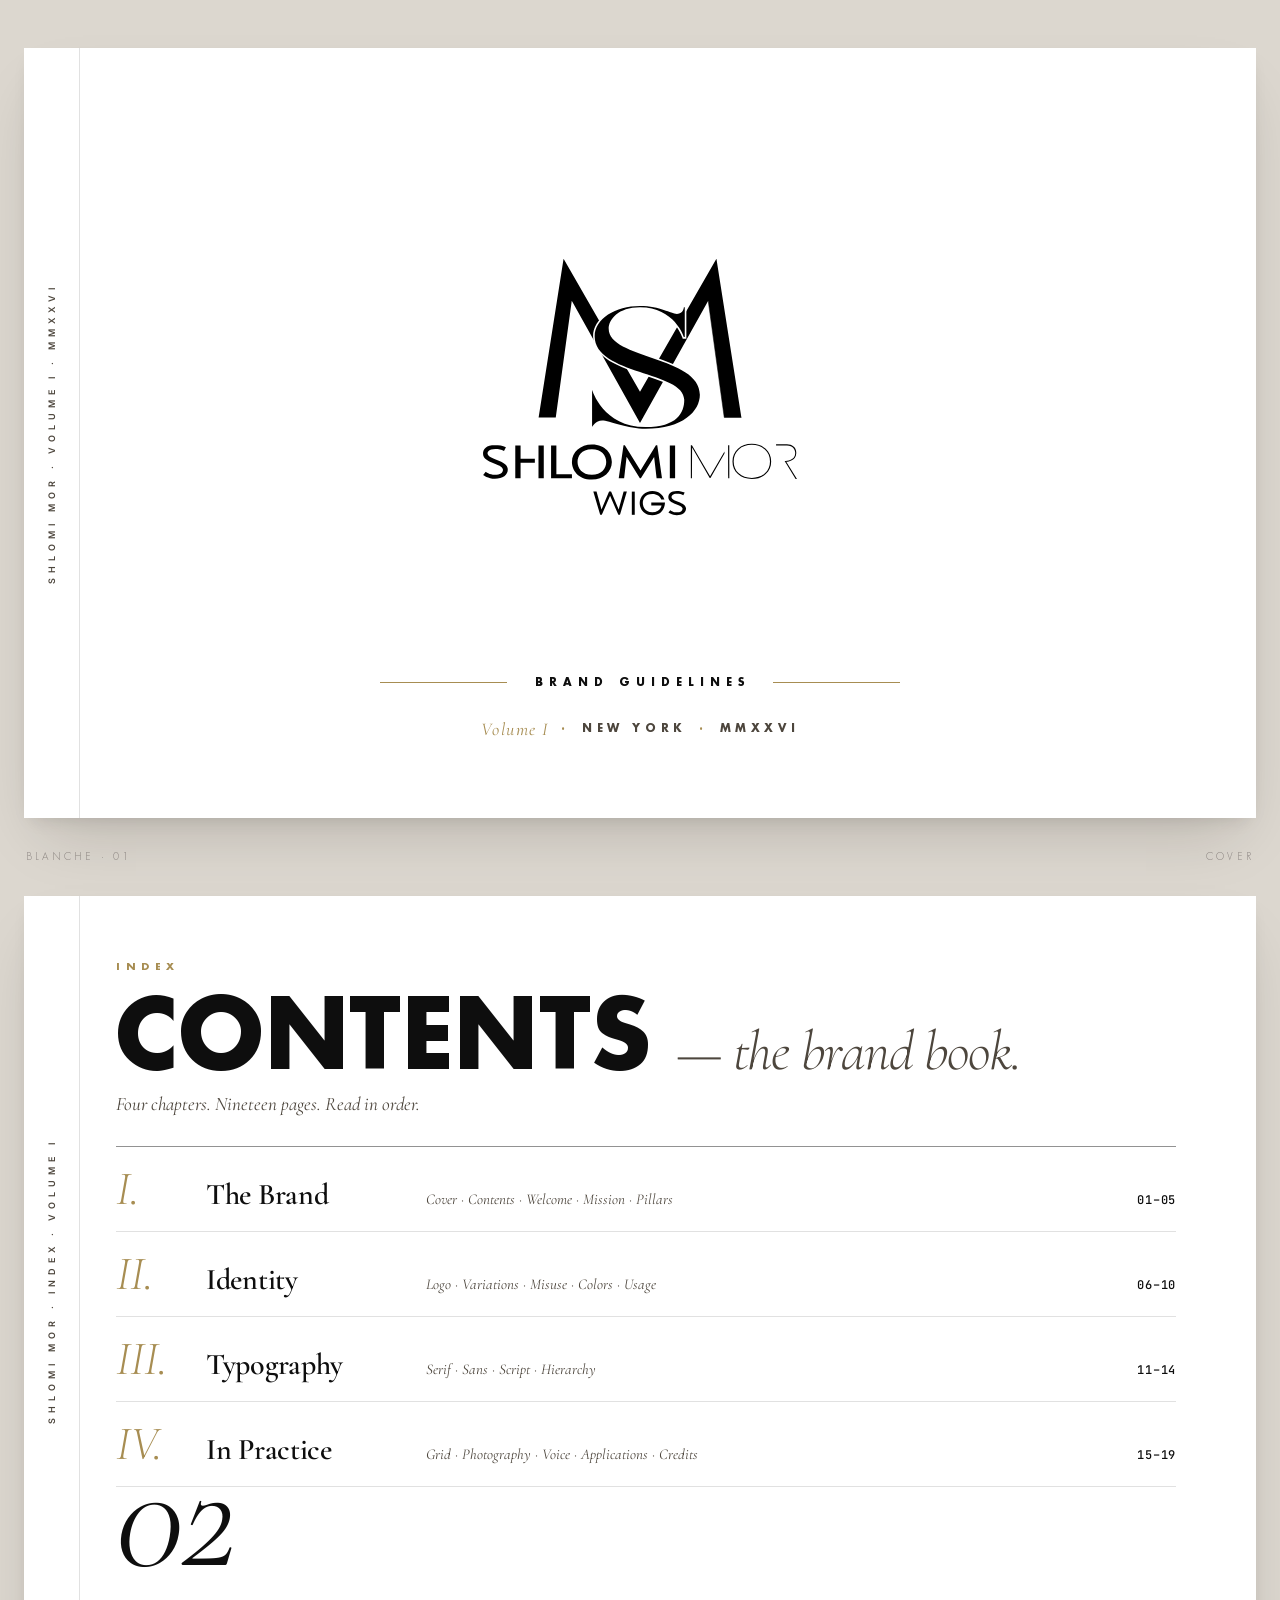
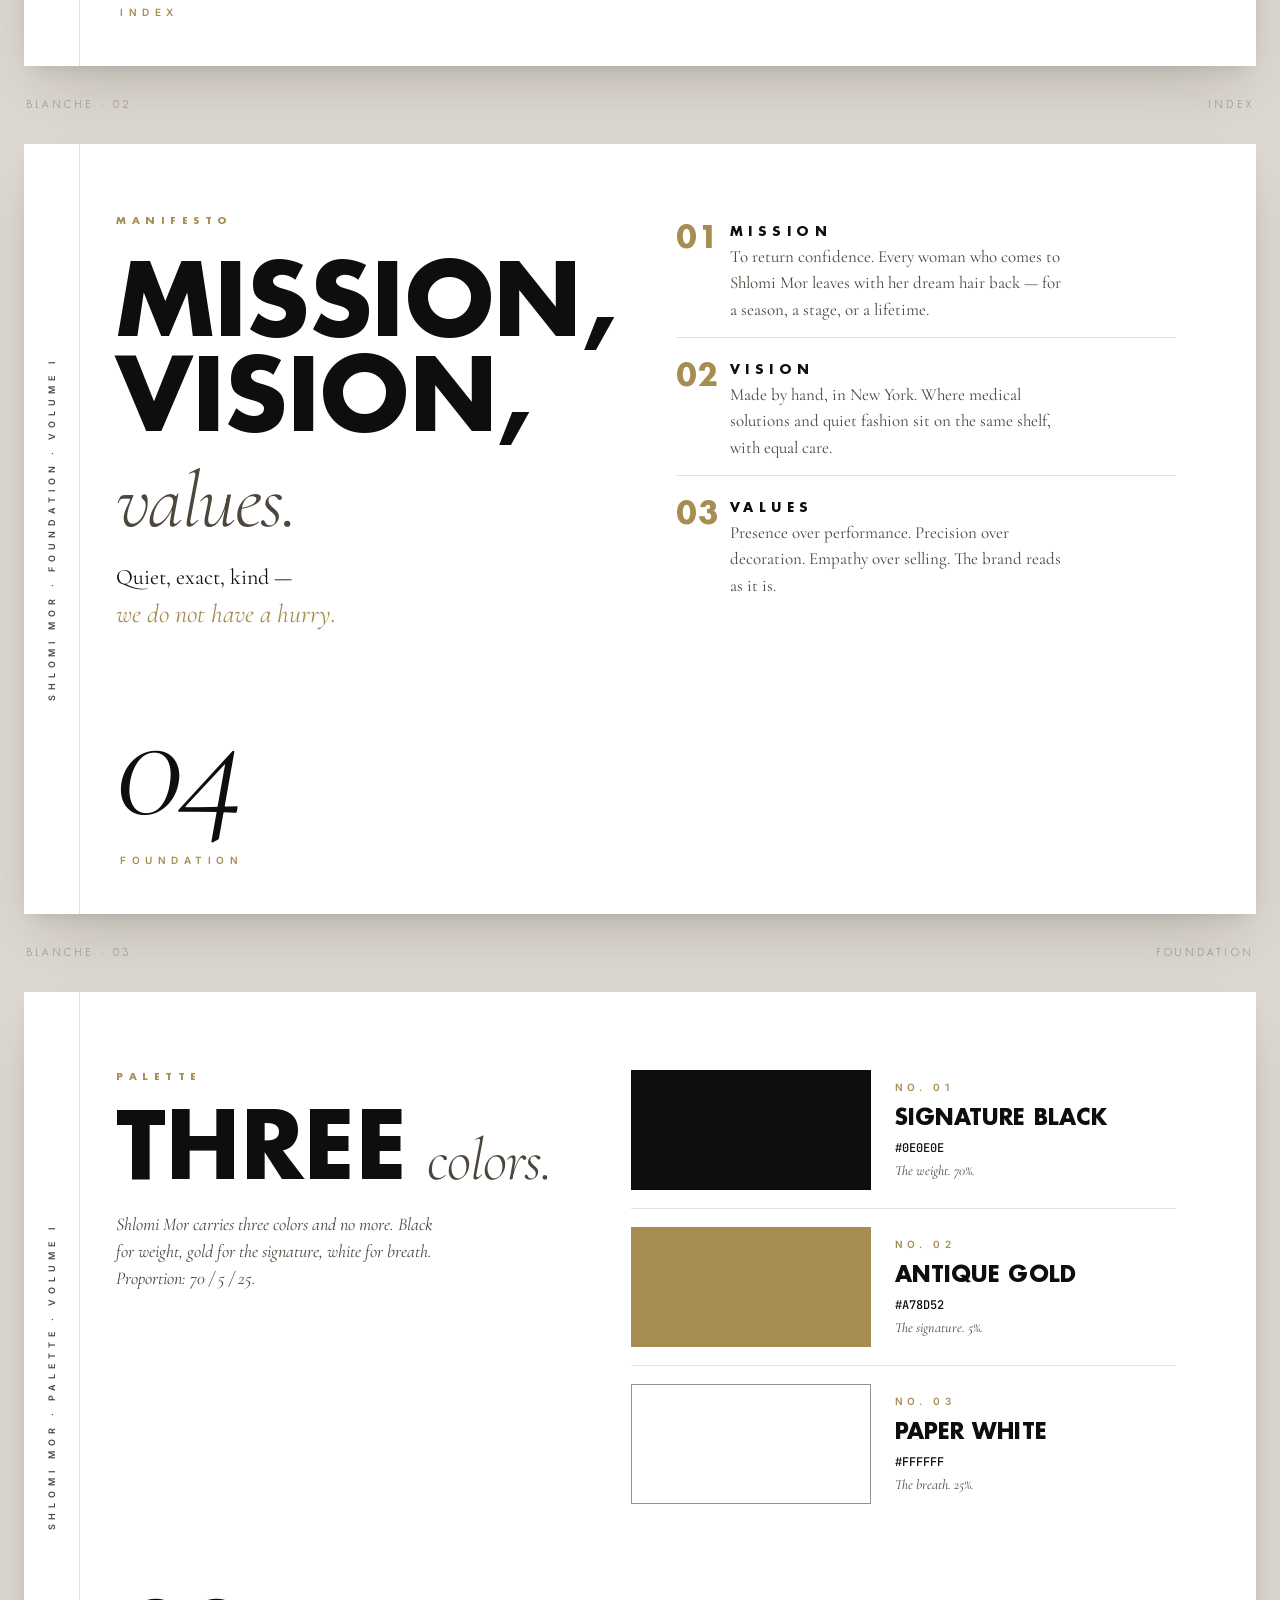
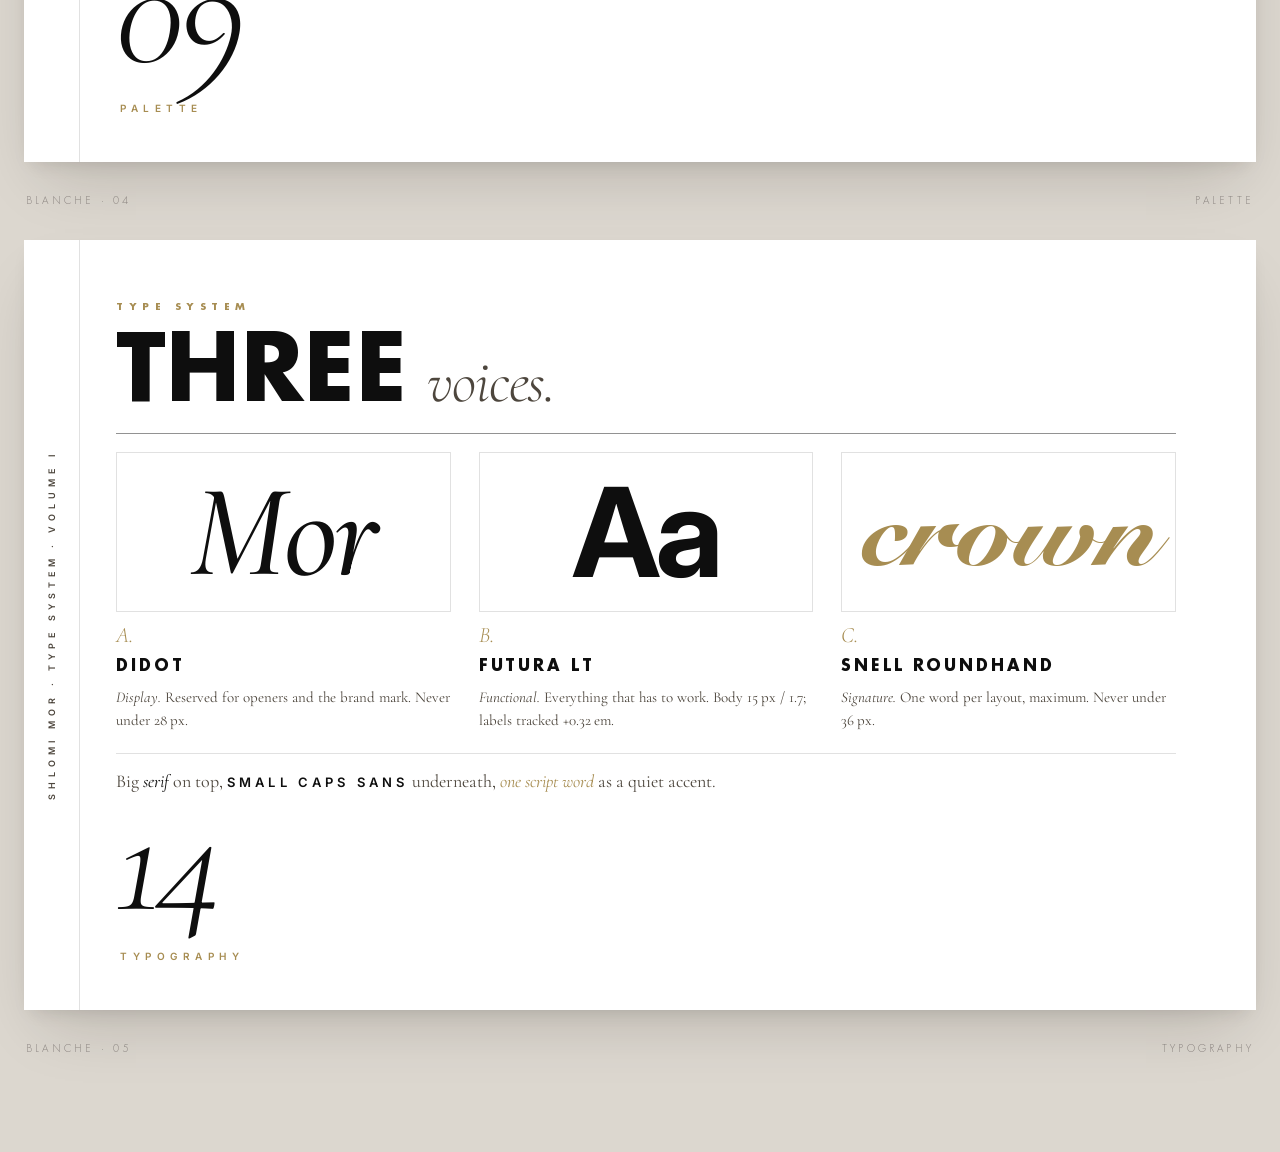
<file: variants-blanche.html>
<!doctype html>
<html lang="en">
<head>
  <meta charset="utf-8" />
  <meta name="viewport" content="width=device-width, initial-scale=1" />
  <title>Shlomi Mor Wigs — Édition Blanche (5-page sampler)</title>
  <meta name="description" content="Five-page premium sampler in the white-paper editorial direction." />
  <link rel="preconnect" href="https://fonts.googleapis.com" />
  <link rel="preconnect" href="https://fonts.gstatic.com" crossorigin />
  <link rel="stylesheet" href="styles.css" />
  <link rel="stylesheet" href="variants-blanche.css" />
</head>
<body class="variants-body variants-body--blanche">

<main class="book">

  <!-- ====================================================
       BLANCHE · 01 — COVER
       Full-bleed white. Logo top-right corner small.
       Big italic word + tracked sans + page number at bottom-left.
       ==================================================== -->
  <section class="page page--blanche page--blanche-cover" aria-labelledby="b01">
    <aside class="blanche__side blanche__side--left">
      <span class="blanche__side-text">Shlomi&nbsp;Mor &middot; Volume&nbsp;I &middot; MMXXVI</span>
    </aside>

    <div class="blanche-cover">
      <h1 class="blanche-cover__logo" id="b01">
        <img src="assets/logo/shlomi-mor-logo-black.svg" alt="Shlomi Mor" />
      </h1>

      <div class="blanche-cover__under">
        <span class="blanche-cover__rule"></span>
        <span class="blanche-cover__tag">Brand&nbsp;Guidelines</span>
        <span class="blanche-cover__rule"></span>
      </div>

      <p class="blanche-cover__meta">
        <em>Volume&nbsp;I</em>
        <span class="dot">&middot;</span>
        <span>New&nbsp;York</span>
        <span class="dot">&middot;</span>
        <span>MMXXVI</span>
      </p>
    </div>
  </section>

  <div class="pageinfo"><span>Blanche &middot; 01</span><span>Cover</span></div>


  <!-- ====================================================
       BLANCHE · 02 — INDEX
       Left: vertical "CONTENTS" word, huge folio "02"
       Right: indented chapter list, each chapter as a row
       ==================================================== -->
  <section class="page page--blanche" aria-labelledby="b02">
    <aside class="blanche__side blanche__side--left">
      <span class="blanche__side-text">Shlomi&nbsp;Mor &middot; Index &middot; Volume&nbsp;I</span>
    </aside>

    <div class="blanche__folio blanche__folio--corner">
      <span class="blanche__folio-num">02</span>
      <span class="blanche__folio-text">Index</span>
    </div>

    <div class="blanche-index">
      <header class="blanche-index__head">
        <span class="blanche-index__eyebrow">Index</span>
        <h2 class="blanche-index__title" id="b02">CONTENTS <em>&mdash;&nbsp;the brand book.</em></h2>
        <p class="blanche-index__lede">Four chapters. Nineteen pages. Read in order.</p>
      </header>

      <ol class="blanche-index__list">
        <li>
          <span class="ch-num">I.</span>
          <span class="ch-name">The Brand</span>
          <span class="ch-items">Cover &middot; Contents &middot; Welcome &middot; Mission &middot; Pillars</span>
          <span class="ch-range">01&ndash;05</span>
        </li>
        <li>
          <span class="ch-num">II.</span>
          <span class="ch-name">Identity</span>
          <span class="ch-items">Logo &middot; Variations &middot; Misuse &middot; Colors &middot; Usage</span>
          <span class="ch-range">06&ndash;10</span>
        </li>
        <li>
          <span class="ch-num">III.</span>
          <span class="ch-name">Typography</span>
          <span class="ch-items">Serif &middot; Sans &middot; Script &middot; Hierarchy</span>
          <span class="ch-range">11&ndash;14</span>
        </li>
        <li>
          <span class="ch-num">IV.</span>
          <span class="ch-name">In Practice</span>
          <span class="ch-items">Grid &middot; Photography &middot; Voice &middot; Applications &middot; Credits</span>
          <span class="ch-range">15&ndash;19</span>
        </li>
      </ol>
    </div>
  </section>

  <div class="pageinfo"><span>Blanche &middot; 02</span><span>Index</span></div>


  <!-- ====================================================
       BLANCHE · 03 — FOUNDATION (Mission · Vision · Values)
       Magazine spread: big italic quote left, three numbered notes right
       ==================================================== -->
  <section class="page page--blanche" aria-labelledby="b03">
    <aside class="blanche__side blanche__side--left">
      <span class="blanche__side-text">Shlomi&nbsp;Mor &middot; Foundation &middot; Volume&nbsp;I</span>
    </aside>

    <div class="blanche__folio blanche__folio--corner">
      <span class="blanche__folio-num">04</span>
      <span class="blanche__folio-text">Foundation</span>
    </div>

    <div class="blanche-mvv">
      <aside class="blanche-mvv__left">
        <span class="blanche-mvv__eyebrow">Manifesto</span>
        <h2 class="blanche-mvv__title">MISSION,<br/>VISION,<br/><em>values.</em></h2>
        <p class="blanche-mvv__quote">
          Quiet, exact, kind &mdash;<br/>
          <span class="gold"><em>we do not have a hurry.</em></span>
        </p>
      </aside>

      <div class="blanche-mvv__right">
        <article class="blanche-mvv__note">
          <span class="n">01</span>
          <h3>MISSION</h3>
          <p>
            To return confidence. Every woman who comes to Shlomi&nbsp;Mor leaves
            with her dream hair back &mdash; for a season, a stage, or a lifetime.
          </p>
        </article>

        <article class="blanche-mvv__note">
          <span class="n">02</span>
          <h3>VISION</h3>
          <p>
            Made by hand, in New&nbsp;York. Where medical solutions and quiet
            fashion sit on the same shelf, with equal care.
          </p>
        </article>

        <article class="blanche-mvv__note">
          <span class="n">03</span>
          <h3>VALUES</h3>
          <p>
            Presence over performance. Precision over decoration.
            Empathy over selling. The brand reads as it is.
          </p>
        </article>
      </div>
    </div>
  </section>

  <div class="pageinfo"><span>Blanche &middot; 03</span><span>Foundation</span></div>


  <!-- ====================================================
       BLANCHE · 04 — COLORS (Black · Gold · White)
       Vertical stacked bars, full-bleed at right; description left
       ==================================================== -->
  <section class="page page--blanche page--blanche-colors" aria-labelledby="b04">
    <aside class="blanche__side blanche__side--left">
      <span class="blanche__side-text">Shlomi&nbsp;Mor &middot; Palette &middot; Volume&nbsp;I</span>
    </aside>

    <div class="blanche__folio blanche__folio--corner">
      <span class="blanche__folio-num">09</span>
      <span class="blanche__folio-text">Palette</span>
    </div>

    <div class="blanche-colors">
      <div class="blanche-colors__head">
        <span class="blanche-colors__eyebrow">Palette</span>
        <h2 class="blanche-colors__title" id="b04">
          THREE <em>colors.</em>
        </h2>
        <p class="blanche-colors__lede">
          Shlomi&nbsp;Mor carries three colors and no more. Black for weight, gold
          for the signature, white for breath. Proportion: 70 / 5 / 25.
        </p>
      </div>

      <div class="blanche-colors__bars">
        <article class="blanche-colors__bar">
          <div class="bar-chip bar-chip--ink"></div>
          <div class="bar-meta">
            <span class="bar-num">No.&nbsp;01</span>
            <h4>Signature Black</h4>
            <span class="bar-hex">#0E0E0E</span>
            <span class="bar-use">The weight. 70%.</span>
          </div>
        </article>
        <article class="blanche-colors__bar">
          <div class="bar-chip bar-chip--gold"></div>
          <div class="bar-meta">
            <span class="bar-num">No.&nbsp;02</span>
            <h4>Antique Gold</h4>
            <span class="bar-hex">#A78D52</span>
            <span class="bar-use">The signature. 5%.</span>
          </div>
        </article>
        <article class="blanche-colors__bar">
          <div class="bar-chip bar-chip--paper"></div>
          <div class="bar-meta">
            <span class="bar-num">No.&nbsp;03</span>
            <h4>Paper White</h4>
            <span class="bar-hex">#FFFFFF</span>
            <span class="bar-use">The breath. 25%.</span>
          </div>
        </article>
      </div>
    </div>
  </section>

  <div class="pageinfo"><span>Blanche &middot; 04</span><span>Palette</span></div>


  <!-- ====================================================
       BLANCHE · 05 — TYPOGRAPHY (Three Voices)
       Three vertical specimens, one per column, with italic captions
       ==================================================== -->
  <section class="page page--blanche" aria-labelledby="b05">
    <aside class="blanche__side blanche__side--left">
      <span class="blanche__side-text">Shlomi&nbsp;Mor &middot; Type&nbsp;System &middot; Volume&nbsp;I</span>
    </aside>

    <div class="blanche__folio blanche__folio--corner">
      <span class="blanche__folio-num">14</span>
      <span class="blanche__folio-text">Typography</span>
    </div>

    <div class="blanche-type">
      <header class="blanche-type__head">
        <span class="blanche-type__eyebrow">Type&nbsp;System</span>
        <h2 class="blanche-type__title" id="b05">
          THREE <em>voices.</em>
        </h2>
      </header>

      <div class="blanche-type__cols">
        <article class="blanche-type__col">
          <div class="bt-spec bt-spec--serif">Mor</div>
          <span class="bt-tag">A.</span>
          <h5>Didot</h5>
          <p><em>Display.</em> Reserved for openers and the brand mark. Never under 28&thinsp;px.</p>
        </article>
        <article class="blanche-type__col">
          <div class="bt-spec bt-spec--sans">Aa</div>
          <span class="bt-tag">B.</span>
          <h5>Futura&nbsp;LT</h5>
          <p><em>Functional.</em> Everything that has to work. Body 15&thinsp;px / 1.7; labels tracked +0.32&thinsp;em.</p>
        </article>
        <article class="blanche-type__col">
          <div class="bt-spec bt-spec--script">crown</div>
          <span class="bt-tag">C.</span>
          <h5>Snell&nbsp;Roundhand</h5>
          <p><em>Signature.</em> One word per layout, maximum. Never under 36&thinsp;px.</p>
        </article>
      </div>

      <p class="blanche-type__rule">
        Big <em>serif</em> on top, <span class="caps">small caps sans</span> underneath, <em class="gold">one script word</em> as a quiet accent.
      </p>
    </div>
  </section>

  <div class="pageinfo"><span>Blanche &middot; 05</span><span>Typography</span></div>

</main>

</body>
</html>
</file>
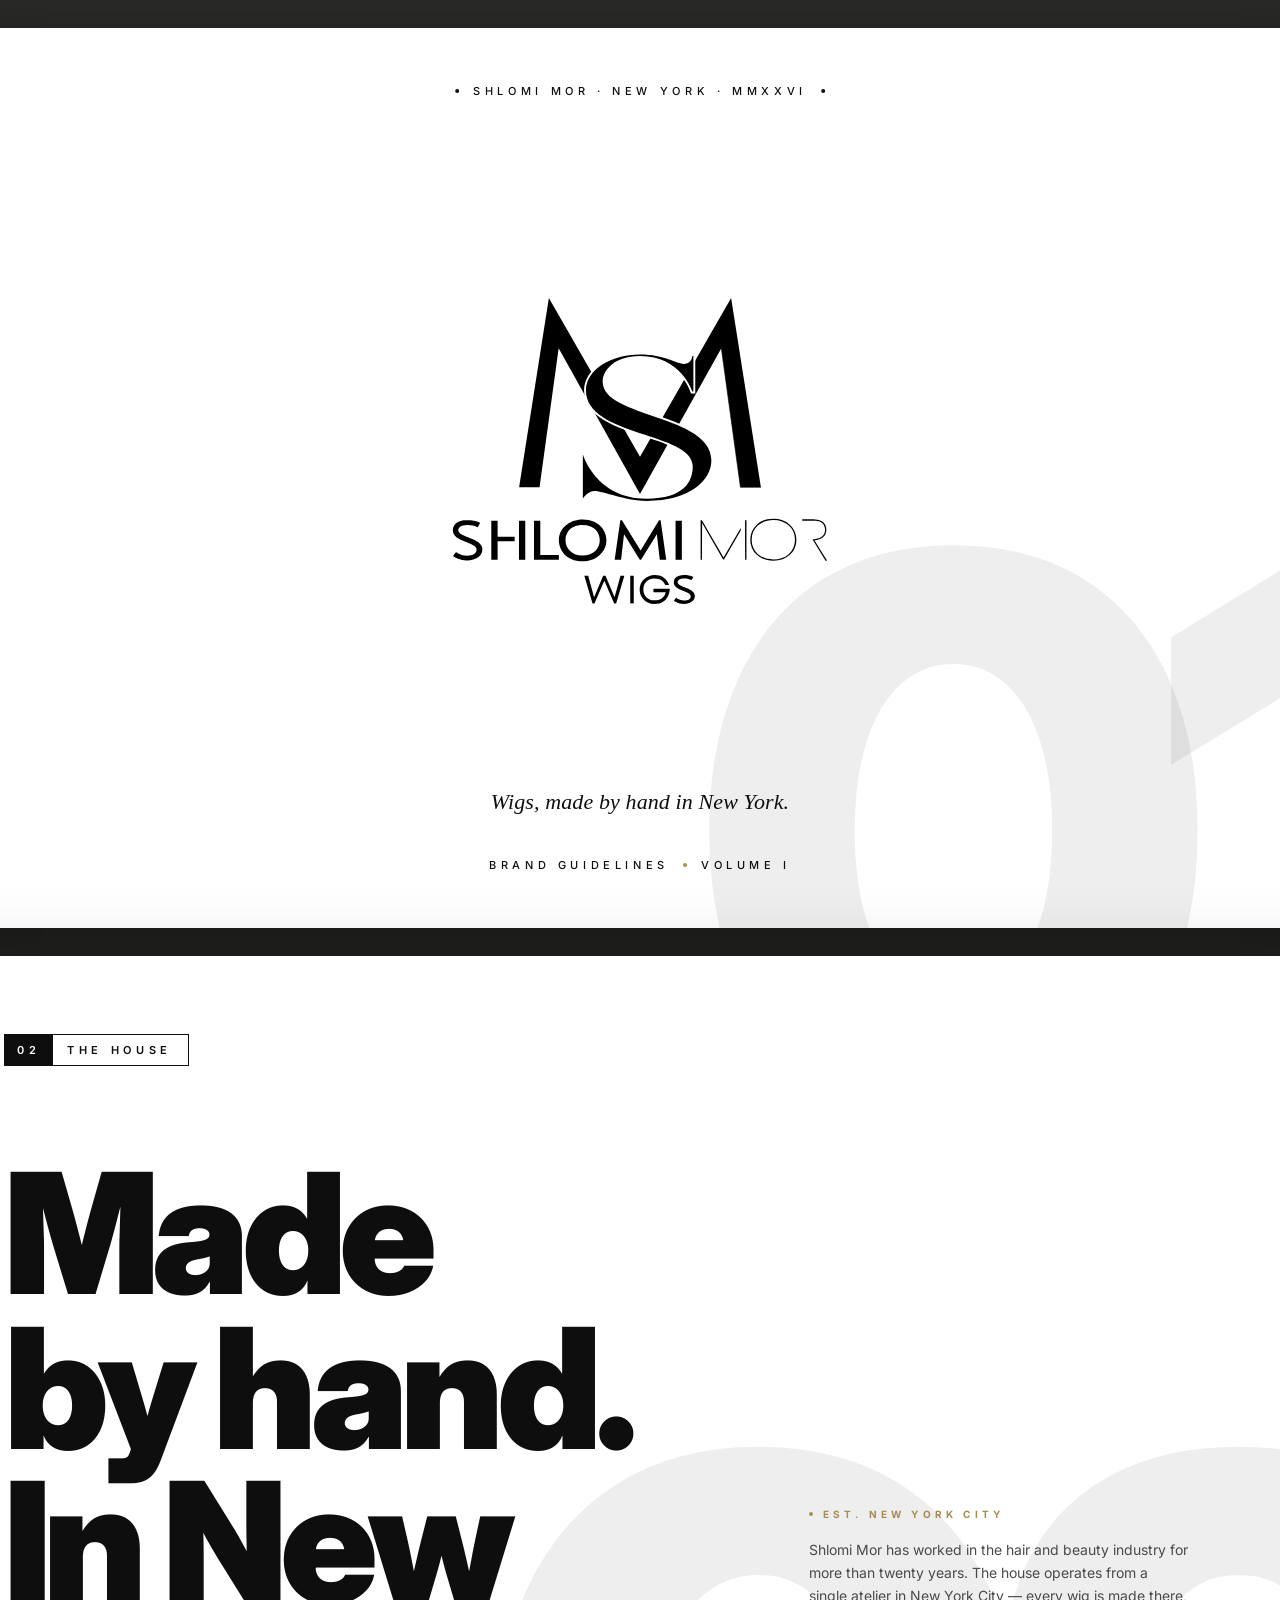
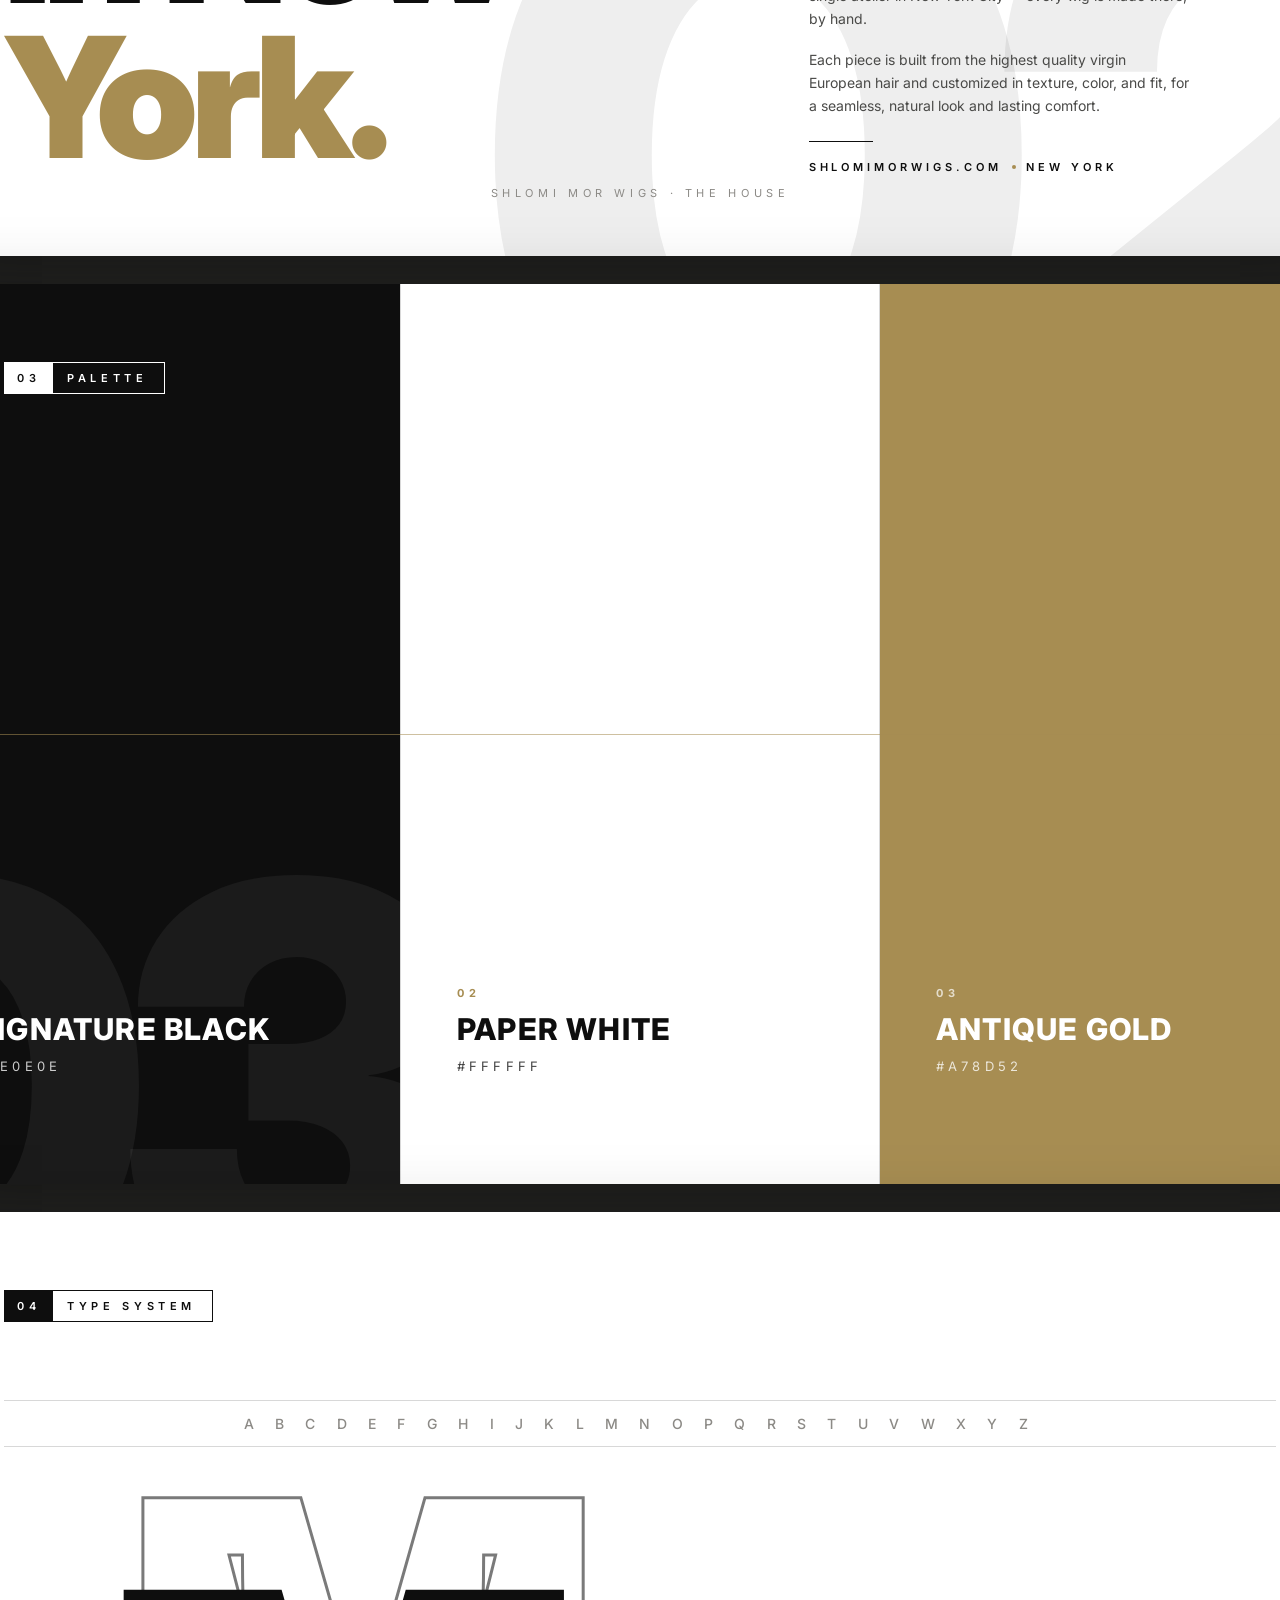
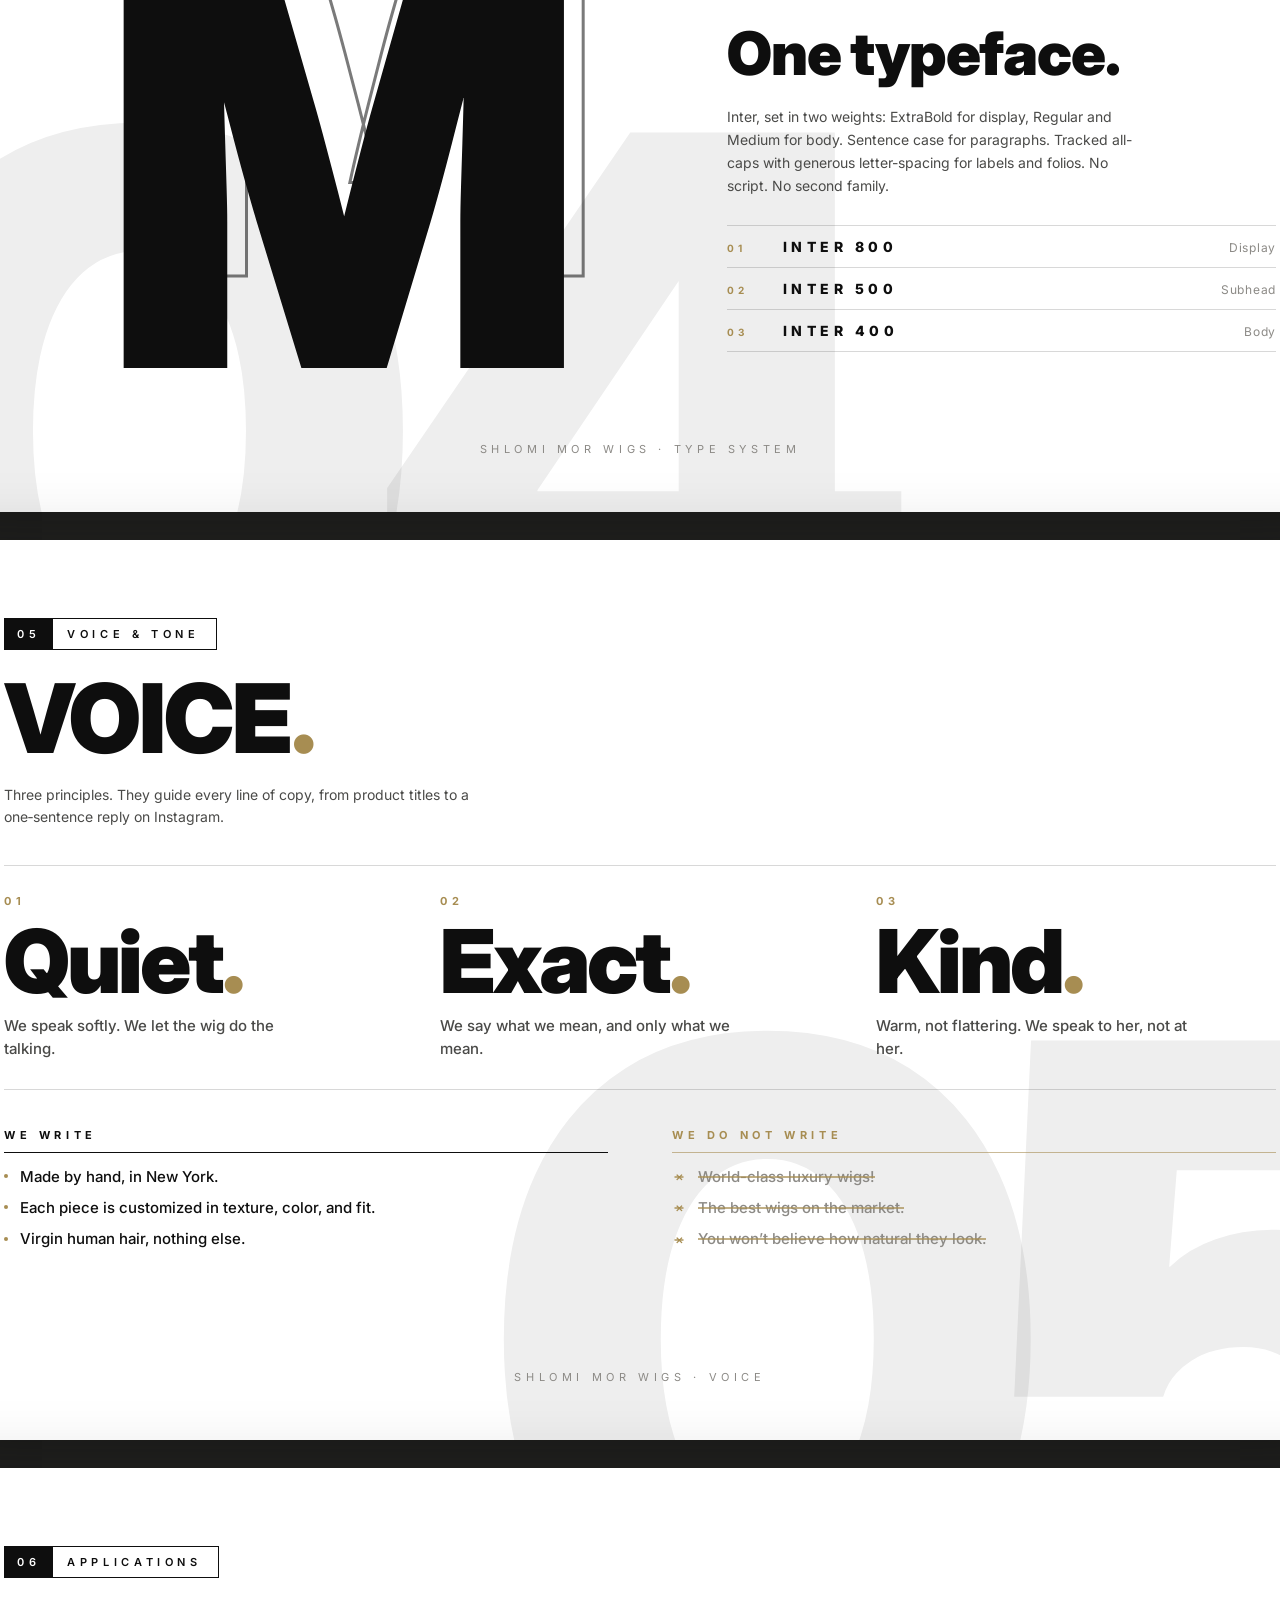
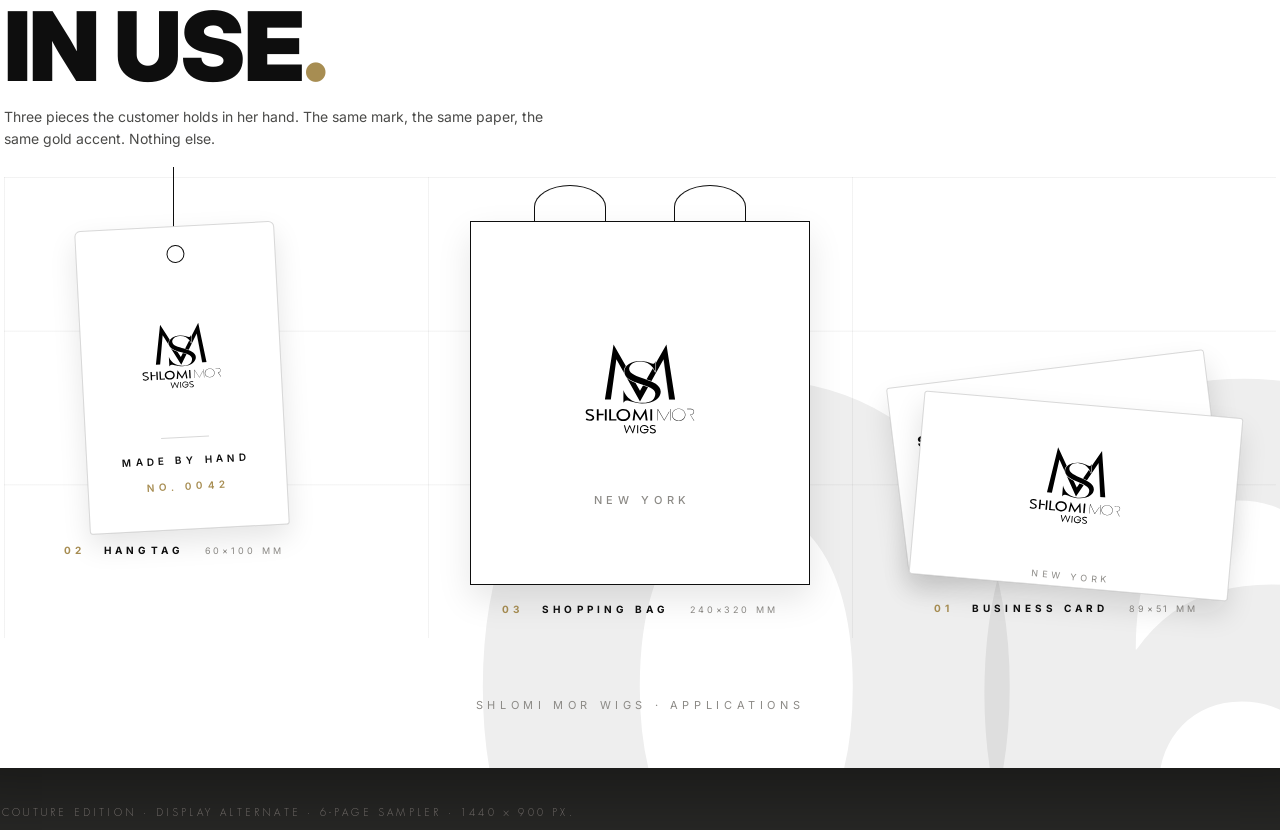
<file: variants-couture-display.html>
<!doctype html>
<html lang="en">
<head>
  <meta charset="utf-8" />
  <meta name="viewport" content="width=device-width, initial-scale=1" />
  <title>Shlomi Mor Wigs — Couture Edition (Display, 6-page sampler)</title>
  <meta name="description" content="Alternate six-page sampler with oversize editorial typography and graphic ornament." />
  <link rel="preconnect" href="https://fonts.googleapis.com" />
  <link rel="preconnect" href="https://fonts.gstatic.com" crossorigin />
  <link rel="stylesheet" href="styles.css" />
  <link rel="stylesheet" href="variants-couture-display.css" />
</head>
<body class="variants-body variants-body--couture-d">

<main class="book">

  <!-- ====================================================
       I — COVER · Oversize stacked wordmark + watermark I
  ===================================================== -->
  <section class="page page--couture-d page--couture-d-cover">
    <!-- corner brackets -->
    <span class="couture-d__bracket couture-d__bracket--tl"></span>
    <span class="couture-d__bracket couture-d__bracket--tr"></span>
    <span class="couture-d__bracket couture-d__bracket--bl"></span>
    <span class="couture-d__bracket couture-d__bracket--br"></span>
    <!-- giant chapter-number watermark in the corner -->
    <span class="couture-d__roman couture-d__roman--cover" aria-hidden="true">01</span>

    <span class="couture-d__topline">
      <span class="couture-d__dot"></span>
      SHLOMI&nbsp;MOR&nbsp;&middot;&nbsp;NEW&nbsp;YORK&nbsp;&middot;&nbsp;MMXXVI
      <span class="couture-d__dot"></span>
    </span>

    <div class="couture-d-cover">
      <div class="couture-d-cover__logo" id="d01">
        <img src="assets/logo/shlomi-mor-logo-black.svg" alt="Shlomi Mor Wigs" />
      </div>

      <p class="couture-d-cover__tagline">
        <em>Wigs, made by hand in New&nbsp;York.</em>
      </p>
    </div>

    <span class="couture-d__baseline">
      BRAND&nbsp;GUIDELINES
      <span class="couture-d__dot couture-d__dot--gold"></span>
      VOLUME&nbsp;I
    </span>
  </section>


  <!-- ====================================================
       II — THE HOUSE · Pull-quote takeover + watermark II
  ===================================================== -->
  <section class="page page--couture-d page--couture-d-house">
    <span class="couture-d__bracket couture-d__bracket--tl"></span>
    <span class="couture-d__bracket couture-d__bracket--tr"></span>
    <span class="couture-d__bracket couture-d__bracket--bl"></span>
    <span class="couture-d__bracket couture-d__bracket--br"></span>
    <span class="couture-d__roman couture-d__roman--house" aria-hidden="true">02</span>

    <span class="couture-d__cart">
      <span class="couture-d__cart-n">02</span>
      <span class="couture-d__cart-l">THE&nbsp;HOUSE</span>
    </span>

    <div class="couture-d-house">
      <h2 class="couture-d-house__h" id="d02">
        <span class="couture-d-house__l">Made</span>
        <span class="couture-d-house__l">by&nbsp;hand.</span>
        <span class="couture-d-house__l">In&nbsp;New</span>
        <span class="couture-d-house__l">York.</span>
      </h2>

      <aside class="couture-d-house__aside">
        <span class="couture-d-house__kicker">
          <span class="couture-d__dot couture-d__dot--gold"></span>
          EST.&nbsp;NEW&nbsp;YORK&nbsp;CITY
        </span>
        <p>
          Shlomi&nbsp;Mor has worked in the hair and beauty industry for more
          than twenty years. The house operates from a single atelier in New
          York&nbsp;City &mdash; every wig is made there, by hand.
        </p>
        <p>
          Each piece is built from the highest quality virgin European hair and
          customized in texture, color, and fit, for a seamless, natural look
          and lasting comfort.
        </p>
        <span class="couture-d-house__rule"></span>
        <span class="couture-d-house__sub">
          SHLOMIMORWIGS.COM
          <span class="couture-d__dot couture-d__dot--gold"></span>
          NEW&nbsp;YORK
        </span>
      </aside>
    </div>

    <span class="couture-d__footline">SHLOMI&nbsp;MOR&nbsp;WIGS&nbsp;&middot;&nbsp;THE&nbsp;HOUSE</span>
  </section>


  <!-- ====================================================
       III — PALETTE · Three full-bleed vertical bars + watermark III
  ===================================================== -->
  <section class="page page--couture-d page--couture-d-palette">
    <span class="couture-d__bracket couture-d__bracket--tl couture-d__bracket--over"></span>
    <span class="couture-d__bracket couture-d__bracket--tr couture-d__bracket--over"></span>
    <span class="couture-d__bracket couture-d__bracket--bl couture-d__bracket--over"></span>
    <span class="couture-d__bracket couture-d__bracket--br couture-d__bracket--over"></span>

    <span class="couture-d__cart couture-d__cart--over">
      <span class="couture-d__cart-n">03</span>
      <span class="couture-d__cart-l">PALETTE</span>
    </span>

    <div class="couture-d-palette">
      <div class="couture-d-palette__bar couture-d-palette__bar--ink">
        <span class="couture-d-palette__roman" aria-hidden="true">03</span>
        <span class="couture-d-palette__stack">
          <span class="couture-d-palette__n">01</span>
          <span class="couture-d-palette__name">SIGNATURE&nbsp;BLACK</span>
          <span class="couture-d-palette__hex">#0E0E0E</span>
        </span>
      </div>
      <div class="couture-d-palette__bar couture-d-palette__bar--paper">
        <span class="couture-d-palette__stack">
          <span class="couture-d-palette__n">02</span>
          <span class="couture-d-palette__name">PAPER&nbsp;WHITE</span>
          <span class="couture-d-palette__hex">#FFFFFF</span>
        </span>
      </div>
      <div class="couture-d-palette__bar couture-d-palette__bar--gold">
        <span class="couture-d-palette__stack">
          <span class="couture-d-palette__n">03</span>
          <span class="couture-d-palette__name">ANTIQUE&nbsp;GOLD</span>
          <span class="couture-d-palette__hex">#A78D52</span>
        </span>
      </div>

      <span class="couture-d-palette__rule" aria-hidden="true"></span>
    </div>
  </section>


  <!-- ====================================================
       IV — TYPE SYSTEM · Giant M letterform + watermark IV
  ===================================================== -->
  <section class="page page--couture-d page--couture-d-type">
    <span class="couture-d__bracket couture-d__bracket--tl"></span>
    <span class="couture-d__bracket couture-d__bracket--tr"></span>
    <span class="couture-d__bracket couture-d__bracket--bl"></span>
    <span class="couture-d__bracket couture-d__bracket--br"></span>
    <span class="couture-d__roman couture-d__roman--type" aria-hidden="true">04</span>

    <span class="couture-d__cart">
      <span class="couture-d__cart-n">04</span>
      <span class="couture-d__cart-l">TYPE&nbsp;SYSTEM</span>
    </span>

    <!-- A-Z ribbon across the top -->
    <span class="couture-d-type__alphabet" aria-hidden="true">
      A&nbsp;B&nbsp;C&nbsp;D&nbsp;E&nbsp;F&nbsp;G&nbsp;H&nbsp;I&nbsp;J&nbsp;K&nbsp;L&nbsp;M&nbsp;N&nbsp;O&nbsp;P&nbsp;Q&nbsp;R&nbsp;S&nbsp;T&nbsp;U&nbsp;V&nbsp;W&nbsp;X&nbsp;Y&nbsp;Z
    </span>

    <div class="couture-d-type">
      <div class="couture-d-type__letter-pair" aria-hidden="true">
        <span class="couture-d-type__letter couture-d-type__letter--outline">M</span>
        <span class="couture-d-type__letter couture-d-type__letter--solid">M</span>
      </div>

      <div class="couture-d-type__meta">
        <h3 class="couture-d-type__h" id="d04">One typeface.</h3>
        <p class="couture-d-type__lede">
          Inter, set in two weights: ExtraBold for display, Regular and Medium
          for body. Sentence case for paragraphs. Tracked all-caps with
          generous letter-spacing for labels and folios. No script. No second
          family.
        </p>
        <ul class="couture-d-type__stack">
          <li><span class="couture-d-type__bullet">01</span><strong>INTER&nbsp;800</strong><em>Display</em></li>
          <li><span class="couture-d-type__bullet">02</span><strong>INTER&nbsp;500</strong><em>Subhead</em></li>
          <li><span class="couture-d-type__bullet">03</span><strong>INTER&nbsp;400</strong><em>Body</em></li>
        </ul>
      </div>
    </div>

    <span class="couture-d__footline">SHLOMI&nbsp;MOR&nbsp;WIGS&nbsp;&middot;&nbsp;TYPE&nbsp;SYSTEM</span>
  </section>


  <!-- ====================================================
       V — VOICE & TONE · Manifesto poster + watermark V
  ===================================================== -->
  <section class="page page--couture-d page--couture-d-voice">
    <span class="couture-d__bracket couture-d__bracket--tl"></span>
    <span class="couture-d__bracket couture-d__bracket--tr"></span>
    <span class="couture-d__bracket couture-d__bracket--bl"></span>
    <span class="couture-d__bracket couture-d__bracket--br"></span>
    <span class="couture-d__roman couture-d__roman--voice" aria-hidden="true">05</span>

    <span class="couture-d__cart">
      <span class="couture-d__cart-n">05</span>
      <span class="couture-d__cart-l">VOICE&nbsp;&amp;&nbsp;TONE</span>
    </span>

    <div class="couture-d-voice">
      <h2 class="couture-d-voice__h" id="d05">
        VOICE<span class="couture-d-voice__dot">.</span>
      </h2>
      <p class="couture-d-voice__lede">
        Three principles. They guide every line of copy, from product titles
        to a one&#8209;sentence reply on Instagram.
      </p>

      <div class="couture-d-voice__pillars">
        <article class="couture-d-voice__pillar">
          <span class="couture-d-voice__pn">01</span>
          <h3 class="couture-d-voice__pw">Quiet<span class="couture-d-voice__pdot">.</span></h3>
          <p>We speak softly. We let the wig do the talking.</p>
        </article>
        <article class="couture-d-voice__pillar">
          <span class="couture-d-voice__pn">02</span>
          <h3 class="couture-d-voice__pw">Exact<span class="couture-d-voice__pdot">.</span></h3>
          <p>We say what we mean, and only what we mean.</p>
        </article>
        <article class="couture-d-voice__pillar">
          <span class="couture-d-voice__pn">03</span>
          <h3 class="couture-d-voice__pw">Kind<span class="couture-d-voice__pdot">.</span></h3>
          <p>Warm, not flattering. We speak to her, not at her.</p>
        </article>
      </div>

      <div class="couture-d-voice__cols">
        <section class="couture-d-voice__col">
          <span class="couture-d-voice__col-h">WE&nbsp;WRITE</span>
          <ul>
            <li><span class="couture-d__dot couture-d__dot--gold"></span>Made by hand, in New York.</li>
            <li><span class="couture-d__dot couture-d__dot--gold"></span>Each piece is customized in texture, color, and fit.</li>
            <li><span class="couture-d__dot couture-d__dot--gold"></span>Virgin human hair, nothing else.</li>
          </ul>
        </section>
        <section class="couture-d-voice__col couture-d-voice__col--anti">
          <span class="couture-d-voice__col-h">WE&nbsp;DO&nbsp;NOT&nbsp;WRITE</span>
          <ul>
            <li><span class="couture-d__cross">&times;</span>World-class luxury wigs!</li>
            <li><span class="couture-d__cross">&times;</span>The best wigs on the market.</li>
            <li><span class="couture-d__cross">&times;</span>You won&rsquo;t believe how natural they look.</li>
          </ul>
        </section>
      </div>
    </div>

    <span class="couture-d__footline">SHLOMI&nbsp;MOR&nbsp;WIGS&nbsp;&middot;&nbsp;VOICE</span>
  </section>


  <!-- ====================================================
       VI — IN USE · Editorial flatlay + watermark VI + grid
  ===================================================== -->
  <section class="page page--couture-d page--couture-d-apps">
    <span class="couture-d__bracket couture-d__bracket--tl"></span>
    <span class="couture-d__bracket couture-d__bracket--tr"></span>
    <span class="couture-d__bracket couture-d__bracket--bl"></span>
    <span class="couture-d__bracket couture-d__bracket--br"></span>
    <span class="couture-d__roman couture-d__roman--apps" aria-hidden="true">06</span>

    <span class="couture-d__cart">
      <span class="couture-d__cart-n">06</span>
      <span class="couture-d__cart-l">APPLICATIONS</span>
    </span>

    <div class="couture-d-apps">
      <h2 class="couture-d-apps__h" id="d06">IN&nbsp;USE<span class="couture-d-apps__dot">.</span></h2>
      <p class="couture-d-apps__lede">
        Three pieces the customer holds in her hand. The same mark, the
        same paper, the same gold accent. Nothing else.
      </p>

      <div class="couture-d-apps__stage">
        <!-- 3x3 hairline flatlay grid -->
        <span class="couture-d-apps__grid" aria-hidden="true"></span>

        <!-- Hangtag suspended from above on left -->
        <figure class="couture-d-apps__tag-wrap">
          <span class="couture-d-apps__tag-string"></span>
          <div class="couture-d-apps__tag">
            <span class="couture-d-apps__tag-eye"></span>
            <img src="assets/logo/shlomi-mor-logo-black.svg" alt="Shlomi Mor Wigs" class="couture-d-apps__tag-logo" />
            <span class="couture-d-apps__tag-rule"></span>
            <span class="couture-d-apps__tag-line">MADE&nbsp;BY&nbsp;HAND</span>
            <span class="couture-d-apps__tag-line couture-d-apps__tag-line--gold">NO.&nbsp;0042</span>
          </div>
          <figcaption><span>02</span>&nbsp;&nbsp;HANGTAG&nbsp;&nbsp;<i>60&times;100&nbsp;mm</i></figcaption>
        </figure>

        <!-- Hero: shopping bag (largest, centered) -->
        <figure class="couture-d-apps__hero">
          <div class="couture-d-apps__bag">
            <span class="couture-d-apps__bag-handle couture-d-apps__bag-handle--l"></span>
            <span class="couture-d-apps__bag-handle couture-d-apps__bag-handle--r"></span>
            <div class="couture-d-apps__bag-body">
              <img src="assets/logo/shlomi-mor-logo-black.svg" alt="Shlomi Mor Wigs" class="couture-d-apps__bag-logo" />
              <span class="couture-d-apps__bag-tag">NEW&nbsp;YORK</span>
            </div>
          </div>
          <figcaption><span>03</span>&nbsp;&nbsp;SHOPPING&nbsp;BAG&nbsp;&nbsp;<i>240&times;320&nbsp;mm</i></figcaption>
        </figure>

        <!-- Business card stacked on right (front leaning on back) -->
        <figure class="couture-d-apps__card-wrap">
          <div class="couture-d-apps__card-stack">
            <div class="couture-d-apps__card couture-d-apps__card--back">
              <span class="couture-d-apps__card-name">SHLOMI&nbsp;MOR</span>
              <span class="couture-d-apps__card-role">Founder</span>
              <span class="couture-d-apps__card-line"></span>
              <span class="couture-d-apps__card-meta">shlomimorwigs.com</span>
              <span class="couture-d-apps__card-meta">New&nbsp;York&nbsp;City&nbsp;&middot;&nbsp;USA</span>
            </div>
            <div class="couture-d-apps__card couture-d-apps__card--front">
              <img src="assets/logo/shlomi-mor-logo-black.svg" alt="Shlomi Mor Wigs" class="couture-d-apps__card-logo" />
              <span class="couture-d-apps__card-tag">NEW&nbsp;YORK</span>
            </div>
          </div>
          <figcaption><span>01</span>&nbsp;&nbsp;BUSINESS&nbsp;CARD&nbsp;&nbsp;<i>89&times;51&nbsp;mm</i></figcaption>
        </figure>
      </div>
    </div>

    <span class="couture-d__footline">SHLOMI&nbsp;MOR&nbsp;WIGS&nbsp;&middot;&nbsp;APPLICATIONS</span>
  </section>

</main>

<div class="pageinfo">
  <p>Couture Edition · Display alternate · 6-page sampler · 1440 × 900 px.</p>
</div>

</body>
</html>
</file>
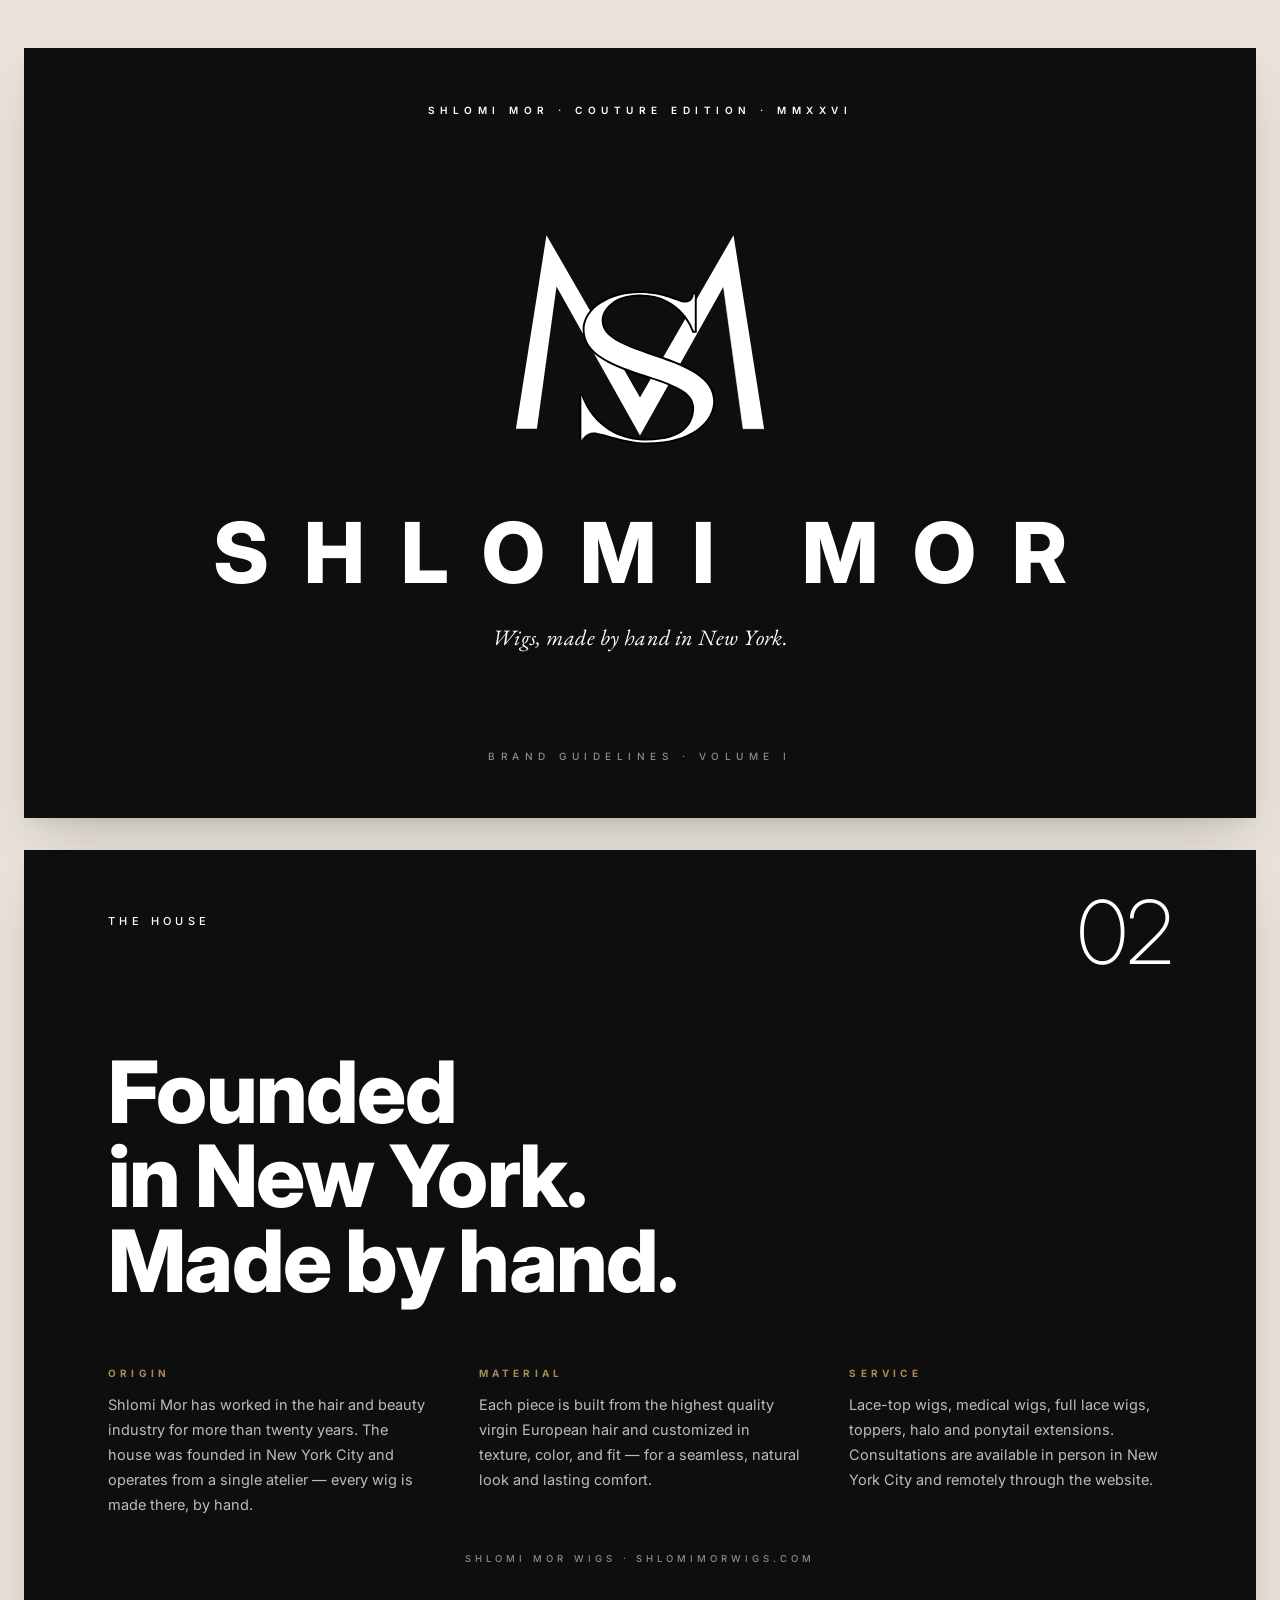
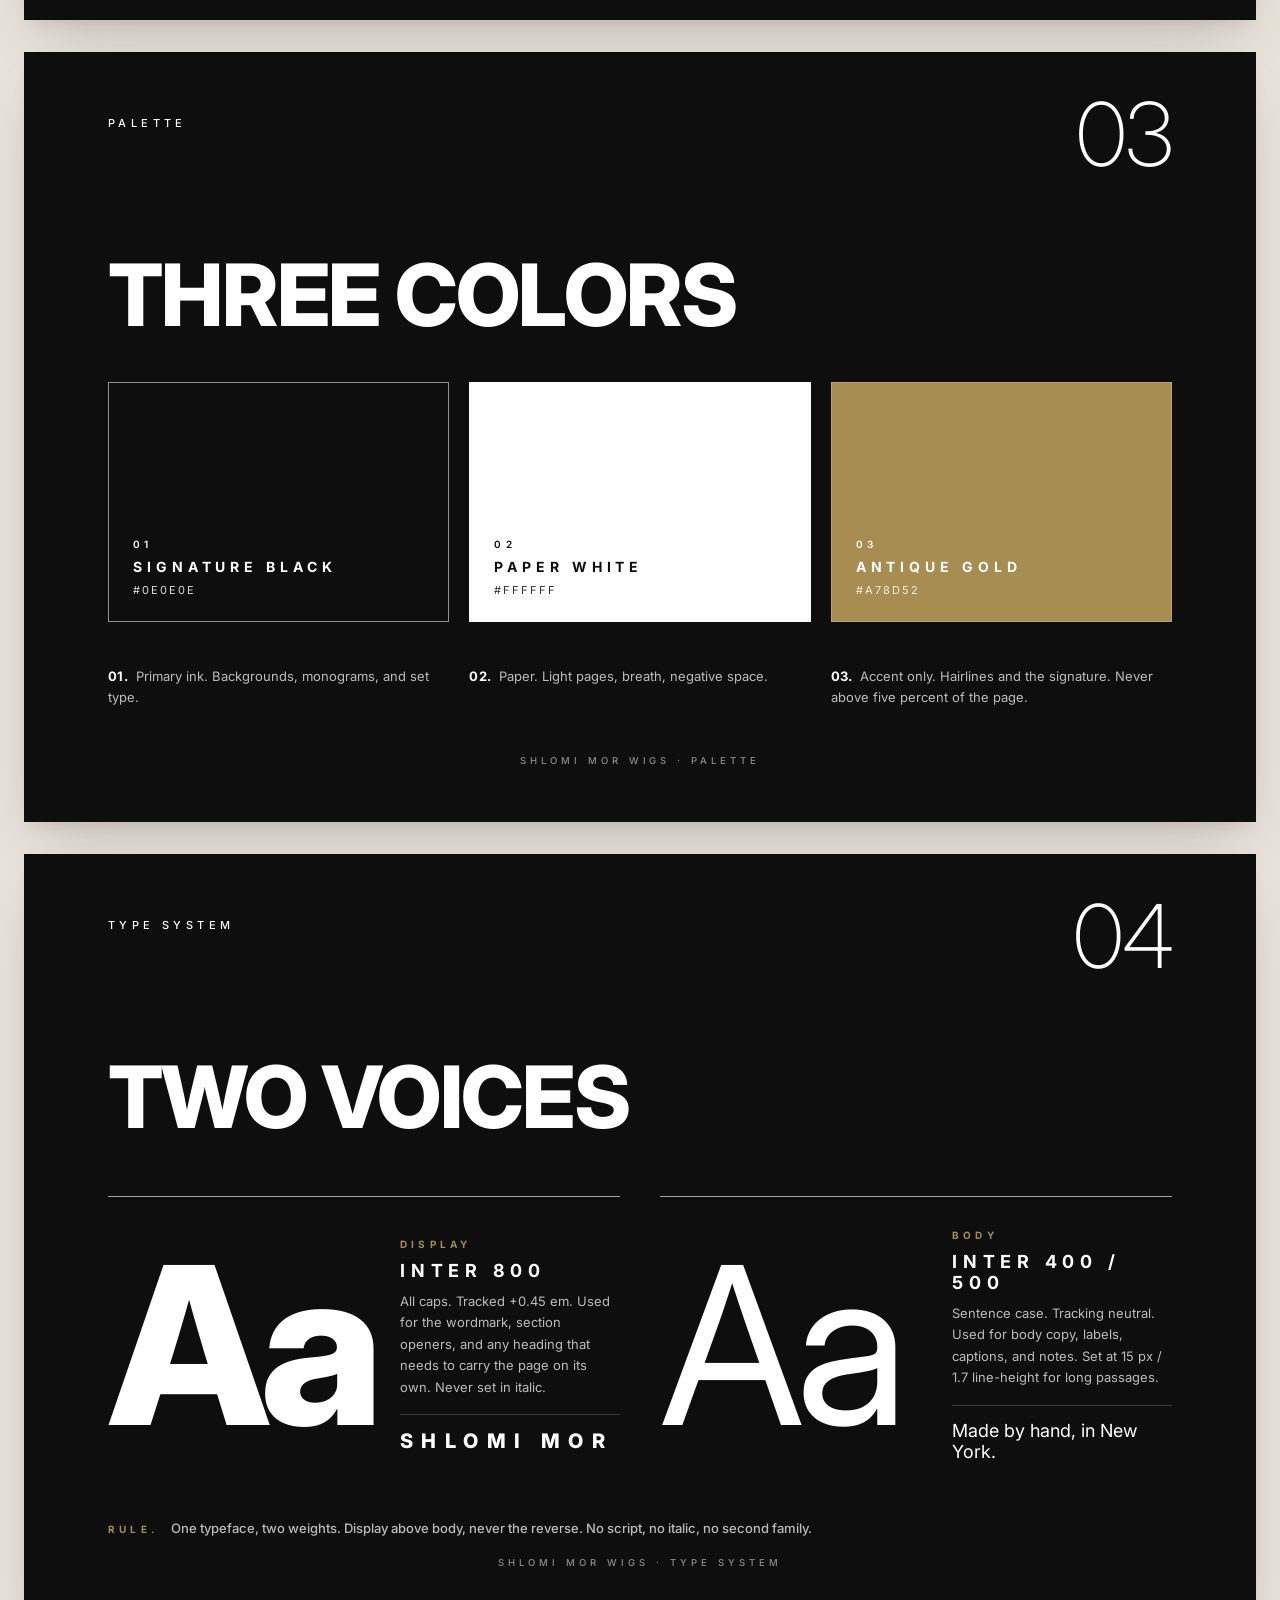
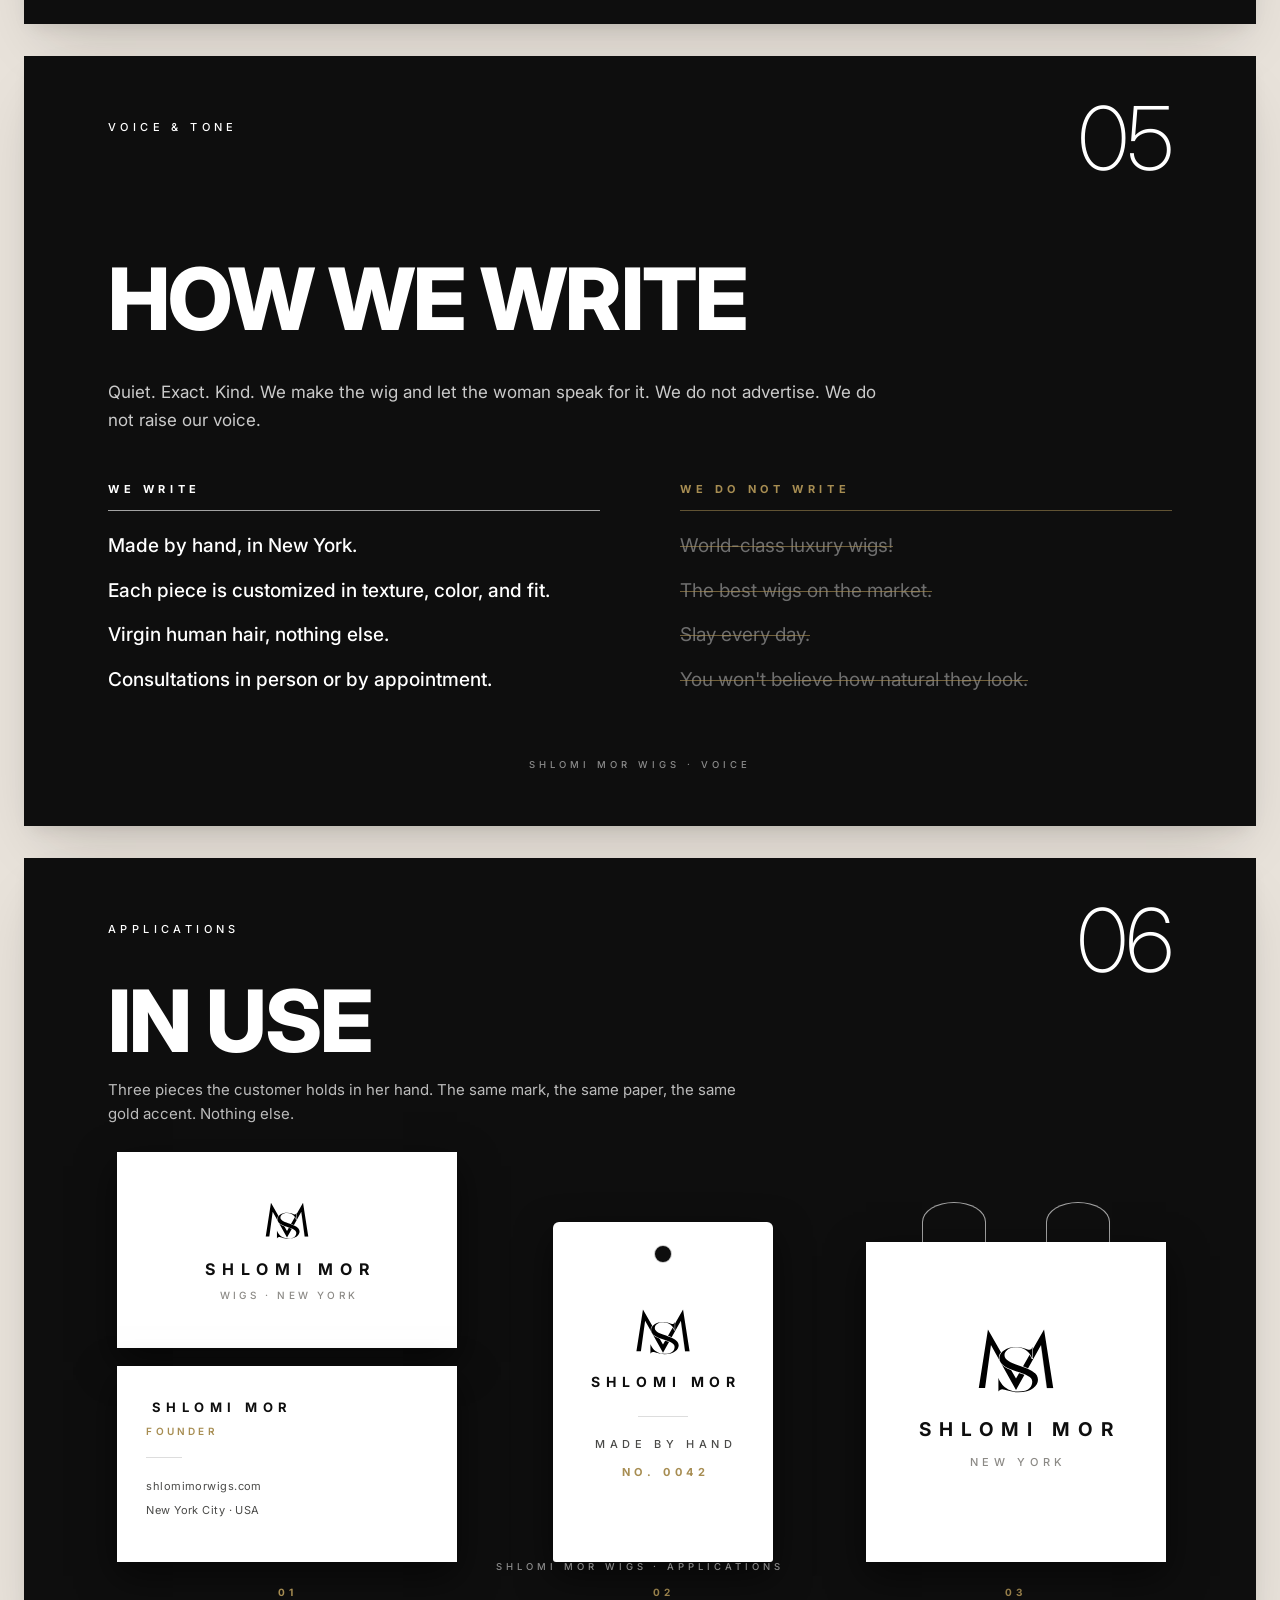
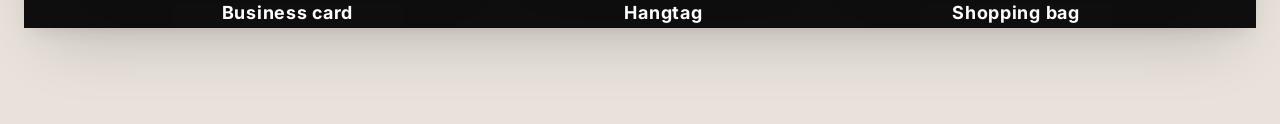
<file: variants-couture-noir.html>
<!doctype html>
<html lang="en">
<head>
  <meta charset="utf-8" />
  <meta name="viewport" content="width=device-width, initial-scale=1" />
  <title>Shlomi Mor Wigs — Couture Edition · Noir (6-page sampler)</title>
  <meta name="description" content="Six-page premium sampler in the Chanel × Dior couture direction." />
  <link rel="preconnect" href="https://fonts.googleapis.com" />
  <link rel="preconnect" href="https://fonts.gstatic.com" crossorigin />
  <link rel="stylesheet" href="styles.css" />
  <link rel="stylesheet" href="variants-couture.css" />
  <link rel="stylesheet" href="variants-couture-noir.css" />
</head>
<body class="variants-body variants-body--couture variants-body--couture-noir">

<main class="book">

  <!-- ====================================================
       I — COVER
       Tracked sans wordmark. Italic serif tagline used ONCE
       in the whole book.
       ==================================================== -->
  <section class="page page--couture page--couture-cover" aria-labelledby="c01">
    <span class="couture__topline">Shlomi&nbsp;Mor&nbsp;&middot;&nbsp;Couture&nbsp;Edition&nbsp;&middot;&nbsp;MMXXVI</span>

    <div class="couture-cover">
      <div class="couture-cover__mono">
        <img src="assets/logo/shlomi-mor-monogram-white.svg" alt="Shlomi Mor monogram" />
      </div>

      <h1 class="couture-cover__wordmark" id="c01">SHLOMI&nbsp;MOR</h1>

      <p class="couture-cover__tagline">
        <em>Wigs, made by hand in New&nbsp;York.</em>
      </p>
    </div>

    <span class="couture__baseline">Brand&nbsp;Guidelines&nbsp;&middot;&nbsp;Volume&nbsp;I</span>
  </section>


  <!-- ====================================================
       II — THE HOUSE
       Asymmetric: huge page number top-right as graphic anchor.
       Two-column sans body. No italic.
       ==================================================== -->
  <section class="page page--couture page--couture-house" aria-labelledby="c02">
    <span class="couture__pagelabel couture__pagelabel--top-left">The&nbsp;House</span>
    <span class="couture__pagenum couture__pagenum--top-right">02</span>

    <div class="couture-house">
      <h2 class="couture-house__h" id="c02">
        Founded<br/>in&nbsp;New&nbsp;York.<br/>Made by hand.
      </h2>

      <div class="couture-house__body">
        <div class="couture-house__col">
          <span class="couture-house__col-h">Origin</span>
          <p>
            Shlomi Mor has worked in the hair and beauty industry for more
            than twenty years. The house was founded in New York City and
            operates from a single atelier — every wig is made there, by
            hand.
          </p>
        </div>

        <div class="couture-house__col">
          <span class="couture-house__col-h">Material</span>
          <p>
            Each piece is built from the highest quality virgin European
            hair and customized in texture, color, and fit — for a seamless,
            natural look and lasting comfort.
          </p>
        </div>

        <div class="couture-house__col">
          <span class="couture-house__col-h">Service</span>
          <p>
            Lace-top wigs, medical wigs, full lace wigs, toppers, halo and
            ponytail extensions. Consultations are available in person in
            New York City and remotely through the website.
          </p>
        </div>
      </div>
    </div>

    <span class="couture__footline">Shlomi&nbsp;Mor&nbsp;Wigs&nbsp;&middot;&nbsp;shlomimorwigs.com</span>
  </section>


  <!-- ====================================================
       III — PALETTE
       Three full-bleed horizontal bands. Sans labels only.
       ==================================================== -->
  <section class="page page--couture page--couture-palette" aria-labelledby="c03">
    <span class="couture__pagelabel couture__pagelabel--top-left">Palette</span>
    <span class="couture__pagenum couture__pagenum--top-right">03</span>

    <div class="couture-palette">
      <h2 class="couture-palette__h" id="c03">THREE&nbsp;COLORS</h2>

      <div class="couture-palette__row">
        <article class="couture-palette__bar couture-palette__bar--ink">
          <div class="couture-palette__bar-tag">
            <span class="couture-palette__bar-num">01</span>
            <span class="couture-palette__bar-name">SIGNATURE&nbsp;BLACK</span>
            <span class="couture-palette__bar-hex">#0E0E0E</span>
          </div>
        </article>

        <article class="couture-palette__bar couture-palette__bar--paper">
          <div class="couture-palette__bar-tag">
            <span class="couture-palette__bar-num">02</span>
            <span class="couture-palette__bar-name">PAPER&nbsp;WHITE</span>
            <span class="couture-palette__bar-hex">#FFFFFF</span>
          </div>
        </article>

        <article class="couture-palette__bar couture-palette__bar--gold">
          <div class="couture-palette__bar-tag">
            <span class="couture-palette__bar-num">03</span>
            <span class="couture-palette__bar-name">ANTIQUE&nbsp;GOLD</span>
            <span class="couture-palette__bar-hex">#A78D52</span>
          </div>
        </article>
      </div>

      <div class="couture-palette__notes">
        <p><strong>01.</strong> Primary ink. Backgrounds, monograms, and set type.</p>
        <p><strong>02.</strong> Paper. Light pages, breath, negative space.</p>
        <p><strong>03.</strong> Accent only. Hairlines and the signature. Never above five percent of the page.</p>
      </div>
    </div>

    <span class="couture__footline">Shlomi&nbsp;Mor&nbsp;Wigs&nbsp;&middot;&nbsp;Palette</span>
  </section>


  <!-- ====================================================
       IV — TYPE SYSTEM
       Two voices only. Sans display + sans body. No italic
       specimen, no script.
       ==================================================== -->
  <section class="page page--couture page--couture-type" aria-labelledby="c04">
    <span class="couture__pagelabel couture__pagelabel--top-left">Type&nbsp;System</span>
    <span class="couture__pagenum couture__pagenum--top-right">04</span>

    <div class="couture-type">
      <h2 class="couture-type__h" id="c04">TWO&nbsp;VOICES</h2>

      <div class="couture-type__row">
        <article class="couture-type__cell">
          <div class="couture-type__spec couture-type__spec--display">Aa</div>
          <div class="couture-type__meta">
            <span class="couture-type__role">Display</span>
            <h4>INTER&nbsp;800</h4>
            <p>
              All&nbsp;caps. Tracked&nbsp;+0.45&nbsp;em. Used for the
              wordmark, section openers, and any heading that needs to
              carry the page on its own. Never set in italic.
            </p>
            <div class="couture-type__sample couture-type__sample--display">SHLOMI&nbsp;MOR</div>
          </div>
        </article>

        <article class="couture-type__cell">
          <div class="couture-type__spec couture-type__spec--body">Aa</div>
          <div class="couture-type__meta">
            <span class="couture-type__role">Body</span>
            <h4>INTER&nbsp;400 / 500</h4>
            <p>
              Sentence case. Tracking neutral. Used for body copy, labels,
              captions, and notes. Set at 15&nbsp;px / 1.7 line-height for
              long passages.
            </p>
            <div class="couture-type__sample couture-type__sample--body">Made by hand, in New York.</div>
          </div>
        </article>
      </div>

      <div class="couture-type__rule">
        <span class="couture-type__rule-k">Rule.</span>
        One typeface, two weights. Display above body, never the reverse.
        No script, no italic, no second family.
      </div>
    </div>

    <span class="couture__footline">Shlomi&nbsp;Mor&nbsp;Wigs&nbsp;&middot;&nbsp;Type&nbsp;System</span>
  </section>


  <!-- ====================================================
       V — VOICE & TONE
       Two columns: WE WRITE / WE DO NOT WRITE.
       All sans. Editorial.
       ==================================================== -->
  <section class="page page--couture page--couture-voice" aria-labelledby="c05">
    <span class="couture__pagelabel couture__pagelabel--top-left">Voice &amp; Tone</span>
    <span class="couture__pagenum couture__pagenum--top-right">05</span>

    <div class="couture-voice">
      <h2 class="couture-voice__h" id="c05">HOW&nbsp;WE&nbsp;WRITE</h2>

      <p class="couture-voice__lede">
        Quiet. Exact. Kind. We make the wig and let the woman speak for
        it. We do not advertise. We do not raise our voice.
      </p>

      <div class="couture-voice__cols">
        <section class="couture-voice__col">
          <span class="couture-voice__col-h">We&nbsp;write</span>
          <ul>
            <li>Made by hand, in New York.</li>
            <li>Each piece is customized in texture, color, and fit.</li>
            <li>Virgin human hair, nothing else.</li>
            <li>Consultations in person or by appointment.</li>
          </ul>
        </section>

        <section class="couture-voice__col couture-voice__col--anti">
          <span class="couture-voice__col-h">We&nbsp;do&nbsp;not&nbsp;write</span>
          <ul>
            <li>World-class luxury wigs!</li>
            <li>The best wigs on the market.</li>
            <li>Slay every day.</li>
            <li>You won't believe how natural they look.</li>
          </ul>
        </section>
      </div>
    </div>

    <span class="couture__footline">Shlomi&nbsp;Mor&nbsp;Wigs&nbsp;&middot;&nbsp;Voice</span>
  </section>


  <!-- ====================================================
       VI — APPLICATIONS
       Business card, hangtag, shopping bag.
       Sans only on the mockups.
       ==================================================== -->
  <section class="page page--couture page--couture-apps" aria-labelledby="c06">
    <span class="couture__pagelabel couture__pagelabel--top-left">Applications</span>
    <span class="couture__pagenum couture__pagenum--top-right">06</span>

    <div class="couture-apps">
      <h2 class="couture-apps__h" id="c06">IN&nbsp;USE</h2>
      <p class="couture-apps__lede">
        Three pieces the customer holds in her hand. The same mark, the
        same paper, the same gold accent. Nothing else.
      </p>

      <div class="couture-apps__row">
        <!-- Business card -->
        <figure class="couture-apps__item">
          <div class="couture-apps__card">
            <div class="couture-apps__card-face couture-apps__card-face--front">
              <img src="assets/logo/shlomi-mor-monogram-black.svg" alt="" class="couture-apps__card-mono" />
              <span class="couture-apps__card-mark">SHLOMI&nbsp;MOR</span>
              <span class="couture-apps__card-tag">WIGS&nbsp;&middot;&nbsp;NEW&nbsp;YORK</span>
            </div>
            <div class="couture-apps__card-face couture-apps__card-face--back">
              <span class="couture-apps__card-name">SHLOMI&nbsp;MOR</span>
              <span class="couture-apps__card-role">Founder</span>
              <span class="couture-apps__card-line"></span>
              <span class="couture-apps__card-meta">shlomimorwigs.com</span>
              <span class="couture-apps__card-meta">New&nbsp;York&nbsp;City&nbsp;&middot;&nbsp;USA</span>
            </div>
          </div>
          <figcaption>
            <span class="couture-apps__cap-n">01</span>
            <span class="couture-apps__cap-name">Business&nbsp;card</span>
            <span class="couture-apps__cap-spec">89 &times; 51 mm &middot; 350 gsm uncoated</span>
          </figcaption>
        </figure>

        <!-- Hangtag -->
        <figure class="couture-apps__item">
          <div class="couture-apps__tag">
            <span class="couture-apps__tag-eye"></span>
            <img src="assets/logo/shlomi-mor-monogram-black.svg" alt="" class="couture-apps__tag-mono" />
            <span class="couture-apps__tag-mark">SHLOMI&nbsp;MOR</span>
            <span class="couture-apps__tag-rule"></span>
            <span class="couture-apps__tag-line">MADE&nbsp;BY&nbsp;HAND</span>
            <span class="couture-apps__tag-line couture-apps__tag-line--gold">NO.&nbsp;0042</span>
          </div>
          <figcaption>
            <span class="couture-apps__cap-n">02</span>
            <span class="couture-apps__cap-name">Hangtag</span>
            <span class="couture-apps__cap-spec">60 &times; 100 mm &middot; embossed monogram</span>
          </figcaption>
        </figure>

        <!-- Shopping bag -->
        <figure class="couture-apps__item">
          <div class="couture-apps__bag">
            <span class="couture-apps__bag-handle couture-apps__bag-handle--l"></span>
            <span class="couture-apps__bag-handle couture-apps__bag-handle--r"></span>
            <div class="couture-apps__bag-body">
              <img src="assets/logo/shlomi-mor-monogram-black.svg" alt="" class="couture-apps__bag-mono" />
              <span class="couture-apps__bag-mark">SHLOMI&nbsp;MOR</span>
              <span class="couture-apps__bag-tag">NEW&nbsp;YORK</span>
            </div>
          </div>
          <figcaption>
            <span class="couture-apps__cap-n">03</span>
            <span class="couture-apps__cap-name">Shopping&nbsp;bag</span>
            <span class="couture-apps__cap-spec">240 &times; 320 mm &middot; matte black handles</span>
          </figcaption>
        </figure>
      </div>
    </div>

    <span class="couture__footline">Shlomi&nbsp;Mor&nbsp;Wigs&nbsp;&middot;&nbsp;Applications</span>
  </section>

</main>

</body>
</html>
</file>
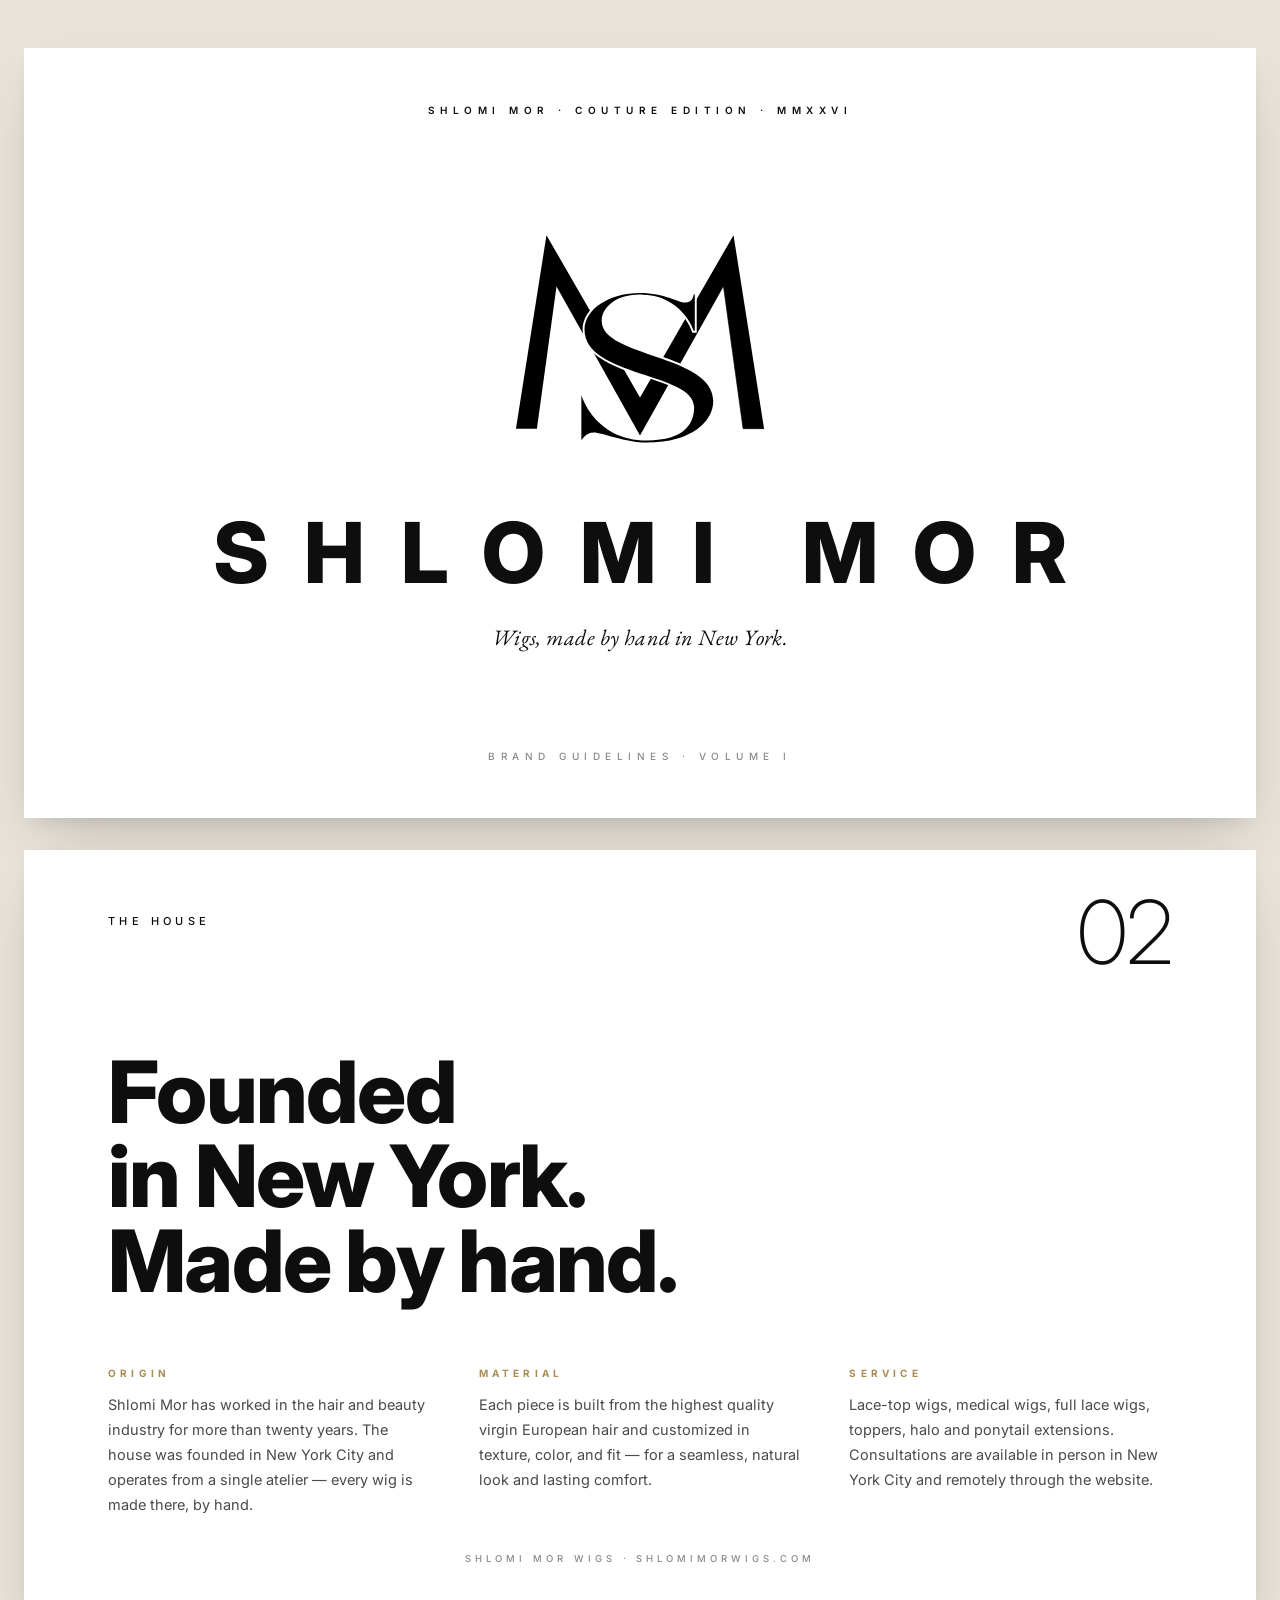
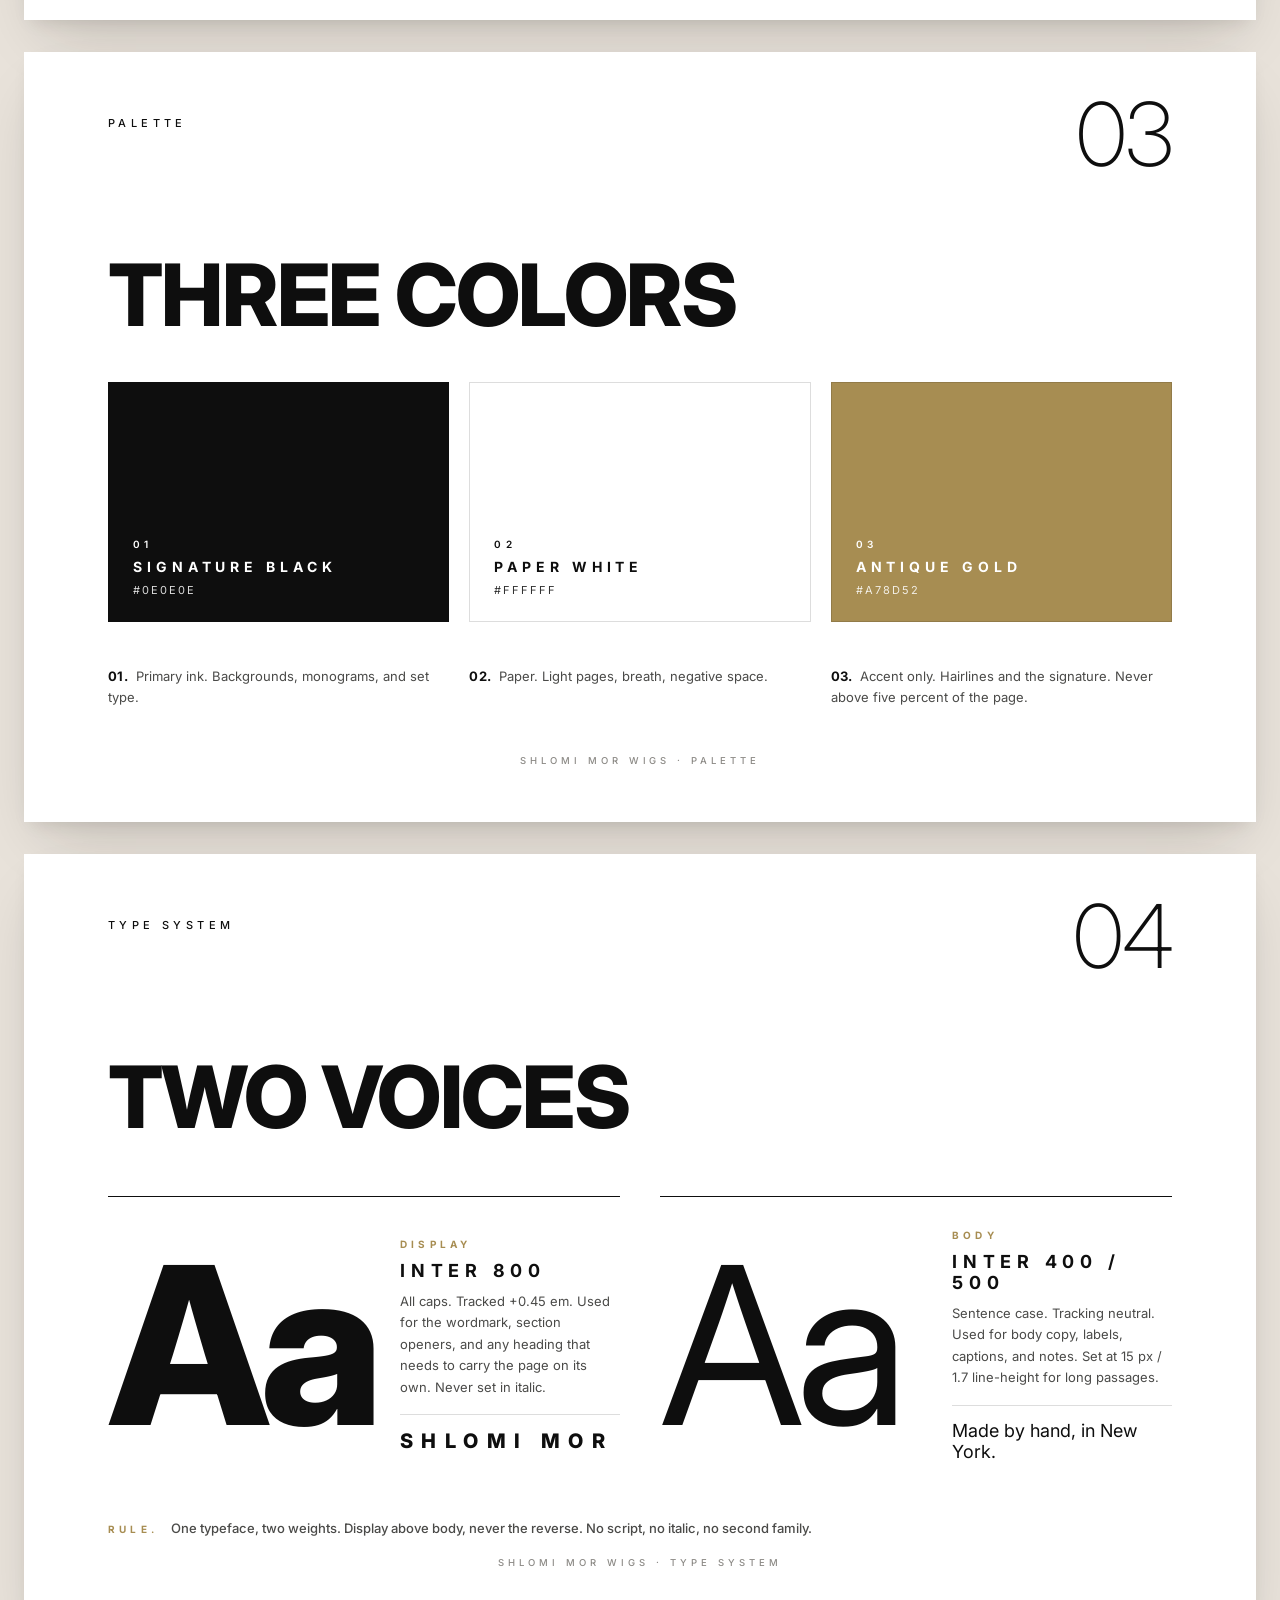
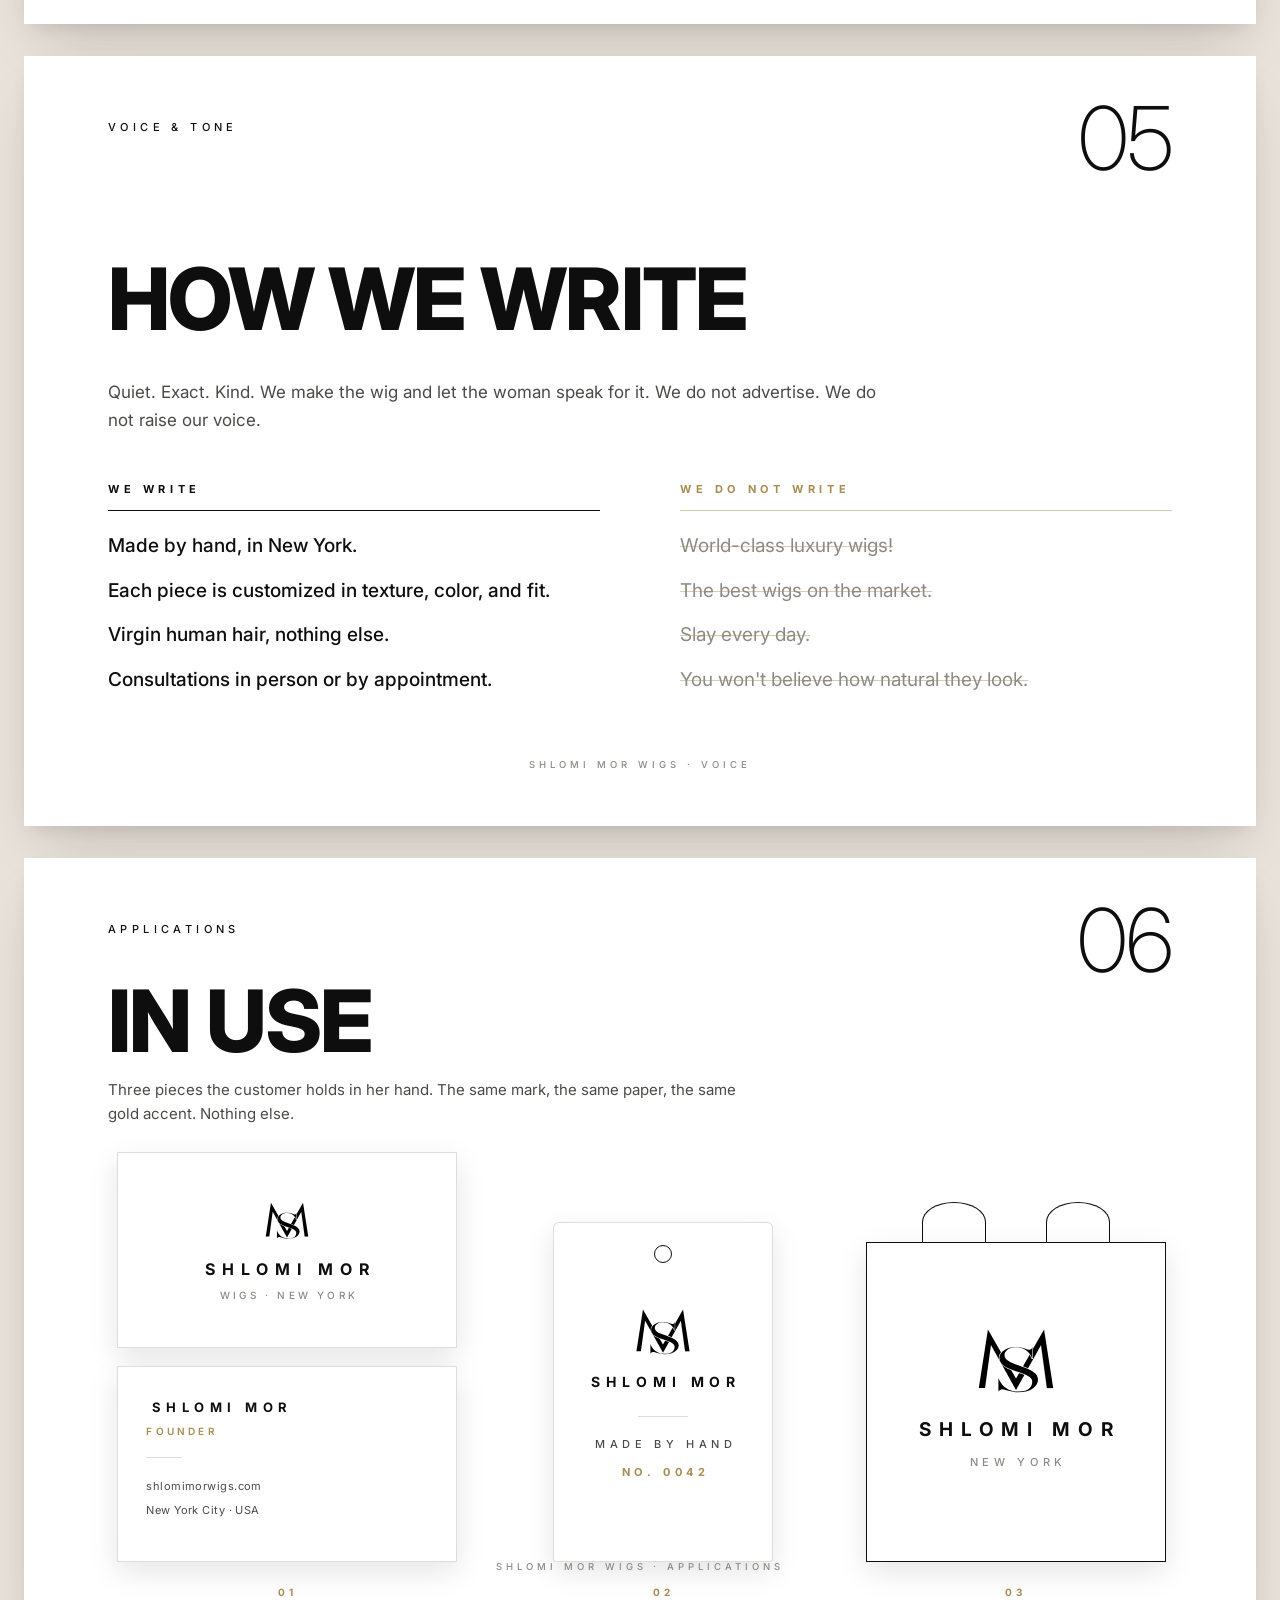
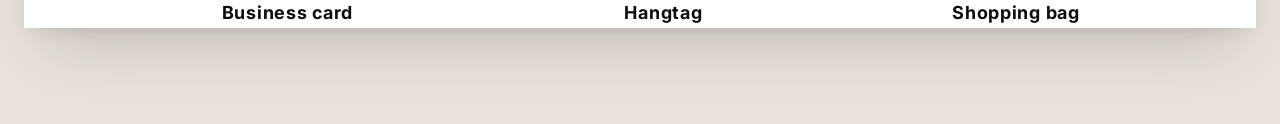
<file: variants-couture.html>
<!doctype html>
<html lang="en">
<head>
  <meta charset="utf-8" />
  <meta name="viewport" content="width=device-width, initial-scale=1" />
  <title>Shlomi Mor Wigs — Couture Edition (6-page sampler)</title>
  <meta name="description" content="Six-page premium sampler in the Chanel × Dior couture direction." />
  <link rel="preconnect" href="https://fonts.googleapis.com" />
  <link rel="preconnect" href="https://fonts.gstatic.com" crossorigin />
  <link rel="stylesheet" href="styles.css" />
  <link rel="stylesheet" href="variants-couture.css" />
</head>
<body class="variants-body variants-body--couture">

<main class="book">

  <!-- ====================================================
       I — COVER
       Tracked sans wordmark. Italic serif tagline used ONCE
       in the whole book.
       ==================================================== -->
  <section class="page page--couture page--couture-cover" aria-labelledby="c01">
    <span class="couture__topline">Shlomi&nbsp;Mor&nbsp;&middot;&nbsp;Couture&nbsp;Edition&nbsp;&middot;&nbsp;MMXXVI</span>

    <div class="couture-cover">
      <div class="couture-cover__mono">
        <img src="assets/logo/shlomi-mor-monogram-black.svg" alt="Shlomi Mor monogram" />
      </div>

      <h1 class="couture-cover__wordmark" id="c01">SHLOMI&nbsp;MOR</h1>

      <p class="couture-cover__tagline">
        <em>Wigs, made by hand in New&nbsp;York.</em>
      </p>
    </div>

    <span class="couture__baseline">Brand&nbsp;Guidelines&nbsp;&middot;&nbsp;Volume&nbsp;I</span>
  </section>


  <!-- ====================================================
       II — THE HOUSE
       Asymmetric: huge page number top-right as graphic anchor.
       Two-column sans body. No italic.
       ==================================================== -->
  <section class="page page--couture page--couture-house" aria-labelledby="c02">
    <span class="couture__pagelabel couture__pagelabel--top-left">The&nbsp;House</span>
    <span class="couture__pagenum couture__pagenum--top-right">02</span>

    <div class="couture-house">
      <h2 class="couture-house__h" id="c02">
        Founded<br/>in&nbsp;New&nbsp;York.<br/>Made by hand.
      </h2>

      <div class="couture-house__body">
        <div class="couture-house__col">
          <span class="couture-house__col-h">Origin</span>
          <p>
            Shlomi Mor has worked in the hair and beauty industry for more
            than twenty years. The house was founded in New York City and
            operates from a single atelier — every wig is made there, by
            hand.
          </p>
        </div>

        <div class="couture-house__col">
          <span class="couture-house__col-h">Material</span>
          <p>
            Each piece is built from the highest quality virgin European
            hair and customized in texture, color, and fit — for a seamless,
            natural look and lasting comfort.
          </p>
        </div>

        <div class="couture-house__col">
          <span class="couture-house__col-h">Service</span>
          <p>
            Lace-top wigs, medical wigs, full lace wigs, toppers, halo and
            ponytail extensions. Consultations are available in person in
            New York City and remotely through the website.
          </p>
        </div>
      </div>
    </div>

    <span class="couture__footline">Shlomi&nbsp;Mor&nbsp;Wigs&nbsp;&middot;&nbsp;shlomimorwigs.com</span>
  </section>


  <!-- ====================================================
       III — PALETTE
       Three full-bleed horizontal bands. Sans labels only.
       ==================================================== -->
  <section class="page page--couture page--couture-palette" aria-labelledby="c03">
    <span class="couture__pagelabel couture__pagelabel--top-left">Palette</span>
    <span class="couture__pagenum couture__pagenum--top-right">03</span>

    <div class="couture-palette">
      <h2 class="couture-palette__h" id="c03">THREE&nbsp;COLORS</h2>

      <div class="couture-palette__row">
        <article class="couture-palette__bar couture-palette__bar--ink">
          <div class="couture-palette__bar-tag">
            <span class="couture-palette__bar-num">01</span>
            <span class="couture-palette__bar-name">SIGNATURE&nbsp;BLACK</span>
            <span class="couture-palette__bar-hex">#0E0E0E</span>
          </div>
        </article>

        <article class="couture-palette__bar couture-palette__bar--paper">
          <div class="couture-palette__bar-tag">
            <span class="couture-palette__bar-num">02</span>
            <span class="couture-palette__bar-name">PAPER&nbsp;WHITE</span>
            <span class="couture-palette__bar-hex">#FFFFFF</span>
          </div>
        </article>

        <article class="couture-palette__bar couture-palette__bar--gold">
          <div class="couture-palette__bar-tag">
            <span class="couture-palette__bar-num">03</span>
            <span class="couture-palette__bar-name">ANTIQUE&nbsp;GOLD</span>
            <span class="couture-palette__bar-hex">#A78D52</span>
          </div>
        </article>
      </div>

      <div class="couture-palette__notes">
        <p><strong>01.</strong> Primary ink. Backgrounds, monograms, and set type.</p>
        <p><strong>02.</strong> Paper. Light pages, breath, negative space.</p>
        <p><strong>03.</strong> Accent only. Hairlines and the signature. Never above five percent of the page.</p>
      </div>
    </div>

    <span class="couture__footline">Shlomi&nbsp;Mor&nbsp;Wigs&nbsp;&middot;&nbsp;Palette</span>
  </section>


  <!-- ====================================================
       IV — TYPE SYSTEM
       Two voices only. Sans display + sans body. No italic
       specimen, no script.
       ==================================================== -->
  <section class="page page--couture page--couture-type" aria-labelledby="c04">
    <span class="couture__pagelabel couture__pagelabel--top-left">Type&nbsp;System</span>
    <span class="couture__pagenum couture__pagenum--top-right">04</span>

    <div class="couture-type">
      <h2 class="couture-type__h" id="c04">TWO&nbsp;VOICES</h2>

      <div class="couture-type__row">
        <article class="couture-type__cell">
          <div class="couture-type__spec couture-type__spec--display">Aa</div>
          <div class="couture-type__meta">
            <span class="couture-type__role">Display</span>
            <h4>INTER&nbsp;800</h4>
            <p>
              All&nbsp;caps. Tracked&nbsp;+0.45&nbsp;em. Used for the
              wordmark, section openers, and any heading that needs to
              carry the page on its own. Never set in italic.
            </p>
            <div class="couture-type__sample couture-type__sample--display">SHLOMI&nbsp;MOR</div>
          </div>
        </article>

        <article class="couture-type__cell">
          <div class="couture-type__spec couture-type__spec--body">Aa</div>
          <div class="couture-type__meta">
            <span class="couture-type__role">Body</span>
            <h4>INTER&nbsp;400 / 500</h4>
            <p>
              Sentence case. Tracking neutral. Used for body copy, labels,
              captions, and notes. Set at 15&nbsp;px / 1.7 line-height for
              long passages.
            </p>
            <div class="couture-type__sample couture-type__sample--body">Made by hand, in New York.</div>
          </div>
        </article>
      </div>

      <div class="couture-type__rule">
        <span class="couture-type__rule-k">Rule.</span>
        One typeface, two weights. Display above body, never the reverse.
        No script, no italic, no second family.
      </div>
    </div>

    <span class="couture__footline">Shlomi&nbsp;Mor&nbsp;Wigs&nbsp;&middot;&nbsp;Type&nbsp;System</span>
  </section>


  <!-- ====================================================
       V — VOICE & TONE
       Two columns: WE WRITE / WE DO NOT WRITE.
       All sans. Editorial.
       ==================================================== -->
  <section class="page page--couture page--couture-voice" aria-labelledby="c05">
    <span class="couture__pagelabel couture__pagelabel--top-left">Voice &amp; Tone</span>
    <span class="couture__pagenum couture__pagenum--top-right">05</span>

    <div class="couture-voice">
      <h2 class="couture-voice__h" id="c05">HOW&nbsp;WE&nbsp;WRITE</h2>

      <p class="couture-voice__lede">
        Quiet. Exact. Kind. We make the wig and let the woman speak for
        it. We do not advertise. We do not raise our voice.
      </p>

      <div class="couture-voice__cols">
        <section class="couture-voice__col">
          <span class="couture-voice__col-h">We&nbsp;write</span>
          <ul>
            <li>Made by hand, in New York.</li>
            <li>Each piece is customized in texture, color, and fit.</li>
            <li>Virgin human hair, nothing else.</li>
            <li>Consultations in person or by appointment.</li>
          </ul>
        </section>

        <section class="couture-voice__col couture-voice__col--anti">
          <span class="couture-voice__col-h">We&nbsp;do&nbsp;not&nbsp;write</span>
          <ul>
            <li>World-class luxury wigs!</li>
            <li>The best wigs on the market.</li>
            <li>Slay every day.</li>
            <li>You won't believe how natural they look.</li>
          </ul>
        </section>
      </div>
    </div>

    <span class="couture__footline">Shlomi&nbsp;Mor&nbsp;Wigs&nbsp;&middot;&nbsp;Voice</span>
  </section>


  <!-- ====================================================
       VI — APPLICATIONS
       Business card, hangtag, shopping bag.
       Sans only on the mockups.
       ==================================================== -->
  <section class="page page--couture page--couture-apps" aria-labelledby="c06">
    <span class="couture__pagelabel couture__pagelabel--top-left">Applications</span>
    <span class="couture__pagenum couture__pagenum--top-right">06</span>

    <div class="couture-apps">
      <h2 class="couture-apps__h" id="c06">IN&nbsp;USE</h2>
      <p class="couture-apps__lede">
        Three pieces the customer holds in her hand. The same mark, the
        same paper, the same gold accent. Nothing else.
      </p>

      <div class="couture-apps__row">
        <!-- Business card -->
        <figure class="couture-apps__item">
          <div class="couture-apps__card">
            <div class="couture-apps__card-face couture-apps__card-face--front">
              <img src="assets/logo/shlomi-mor-monogram-black.svg" alt="" class="couture-apps__card-mono" />
              <span class="couture-apps__card-mark">SHLOMI&nbsp;MOR</span>
              <span class="couture-apps__card-tag">WIGS&nbsp;&middot;&nbsp;NEW&nbsp;YORK</span>
            </div>
            <div class="couture-apps__card-face couture-apps__card-face--back">
              <span class="couture-apps__card-name">SHLOMI&nbsp;MOR</span>
              <span class="couture-apps__card-role">Founder</span>
              <span class="couture-apps__card-line"></span>
              <span class="couture-apps__card-meta">shlomimorwigs.com</span>
              <span class="couture-apps__card-meta">New&nbsp;York&nbsp;City&nbsp;&middot;&nbsp;USA</span>
            </div>
          </div>
          <figcaption>
            <span class="couture-apps__cap-n">01</span>
            <span class="couture-apps__cap-name">Business&nbsp;card</span>
            <span class="couture-apps__cap-spec">89 &times; 51 mm &middot; 350 gsm uncoated</span>
          </figcaption>
        </figure>

        <!-- Hangtag -->
        <figure class="couture-apps__item">
          <div class="couture-apps__tag">
            <span class="couture-apps__tag-eye"></span>
            <img src="assets/logo/shlomi-mor-monogram-black.svg" alt="" class="couture-apps__tag-mono" />
            <span class="couture-apps__tag-mark">SHLOMI&nbsp;MOR</span>
            <span class="couture-apps__tag-rule"></span>
            <span class="couture-apps__tag-line">MADE&nbsp;BY&nbsp;HAND</span>
            <span class="couture-apps__tag-line couture-apps__tag-line--gold">NO.&nbsp;0042</span>
          </div>
          <figcaption>
            <span class="couture-apps__cap-n">02</span>
            <span class="couture-apps__cap-name">Hangtag</span>
            <span class="couture-apps__cap-spec">60 &times; 100 mm &middot; embossed monogram</span>
          </figcaption>
        </figure>

        <!-- Shopping bag -->
        <figure class="couture-apps__item">
          <div class="couture-apps__bag">
            <span class="couture-apps__bag-handle couture-apps__bag-handle--l"></span>
            <span class="couture-apps__bag-handle couture-apps__bag-handle--r"></span>
            <div class="couture-apps__bag-body">
              <img src="assets/logo/shlomi-mor-monogram-black.svg" alt="" class="couture-apps__bag-mono" />
              <span class="couture-apps__bag-mark">SHLOMI&nbsp;MOR</span>
              <span class="couture-apps__bag-tag">NEW&nbsp;YORK</span>
            </div>
          </div>
          <figcaption>
            <span class="couture-apps__cap-n">03</span>
            <span class="couture-apps__cap-name">Shopping&nbsp;bag</span>
            <span class="couture-apps__cap-spec">240 &times; 320 mm &middot; matte black handles</span>
          </figcaption>
        </figure>
      </div>
    </div>

    <span class="couture__footline">Shlomi&nbsp;Mor&nbsp;Wigs&nbsp;&middot;&nbsp;Applications</span>
  </section>

</main>

</body>
</html>
</file>
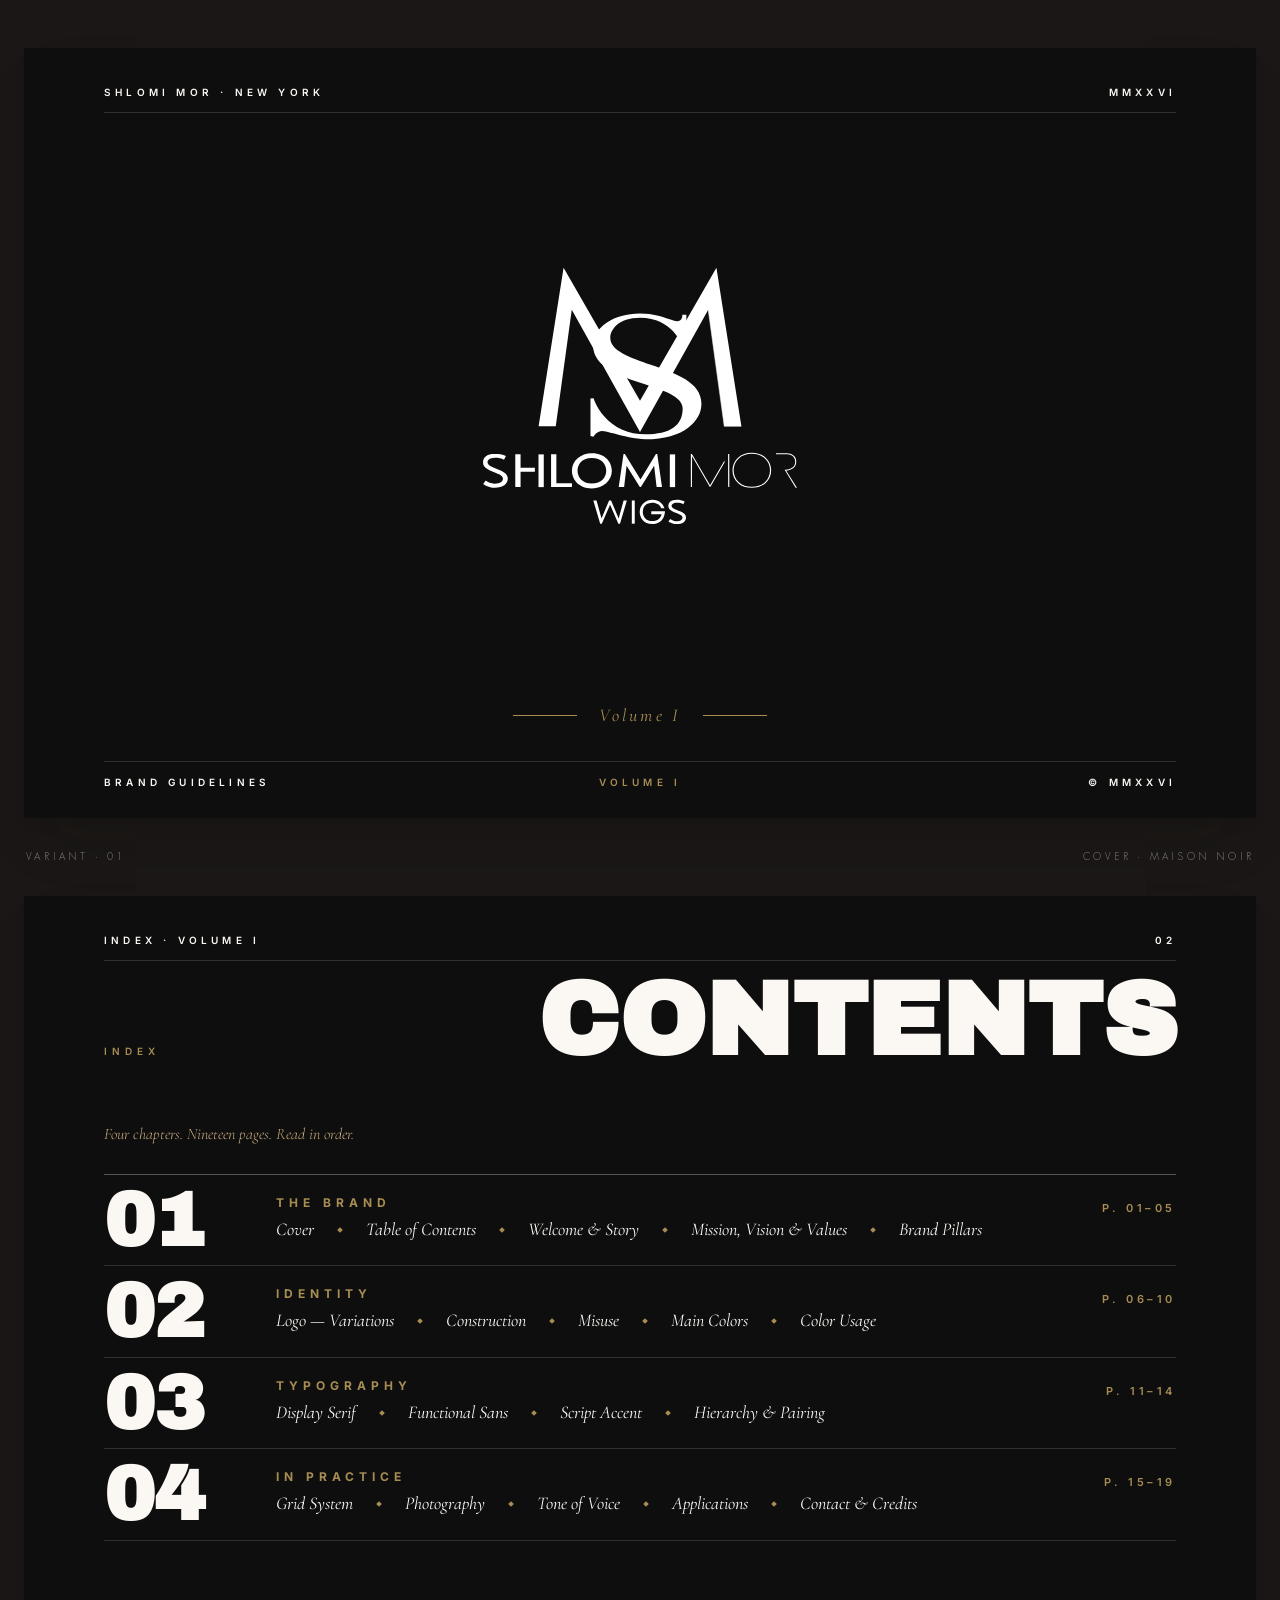
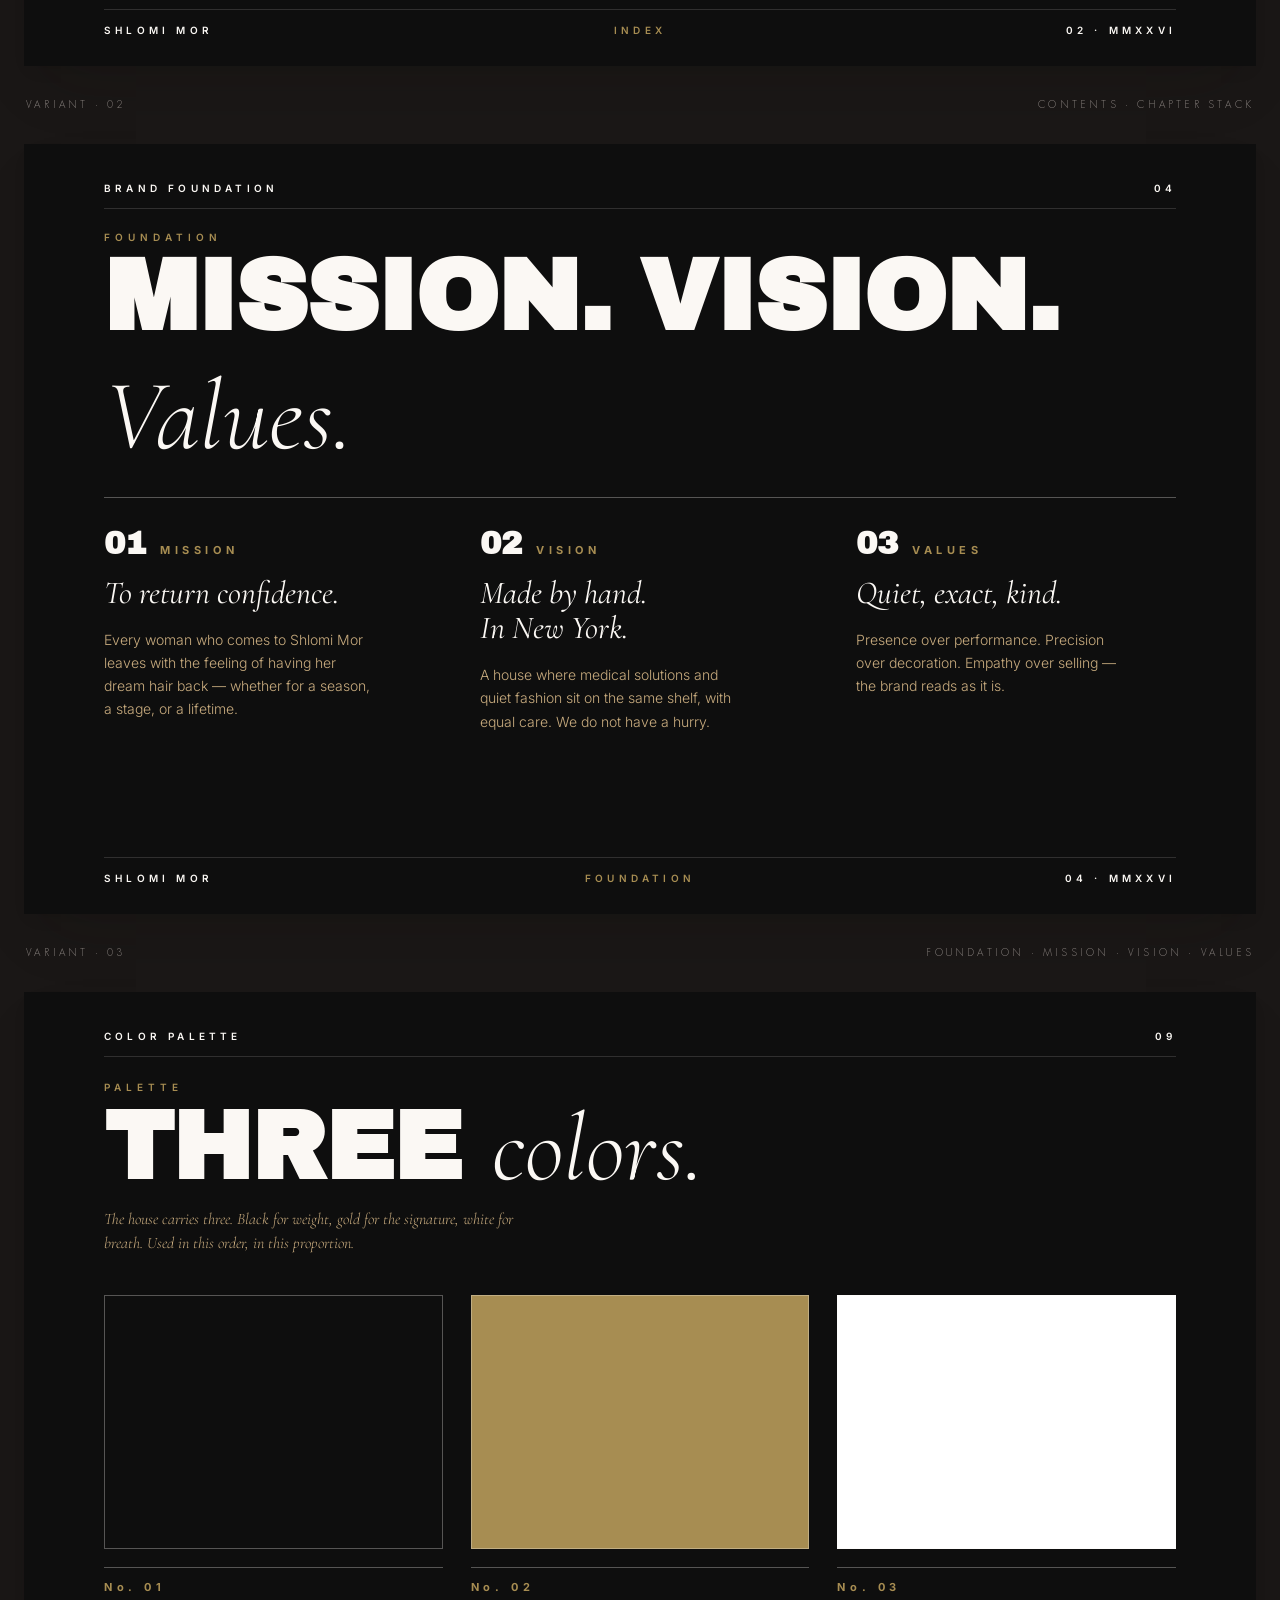
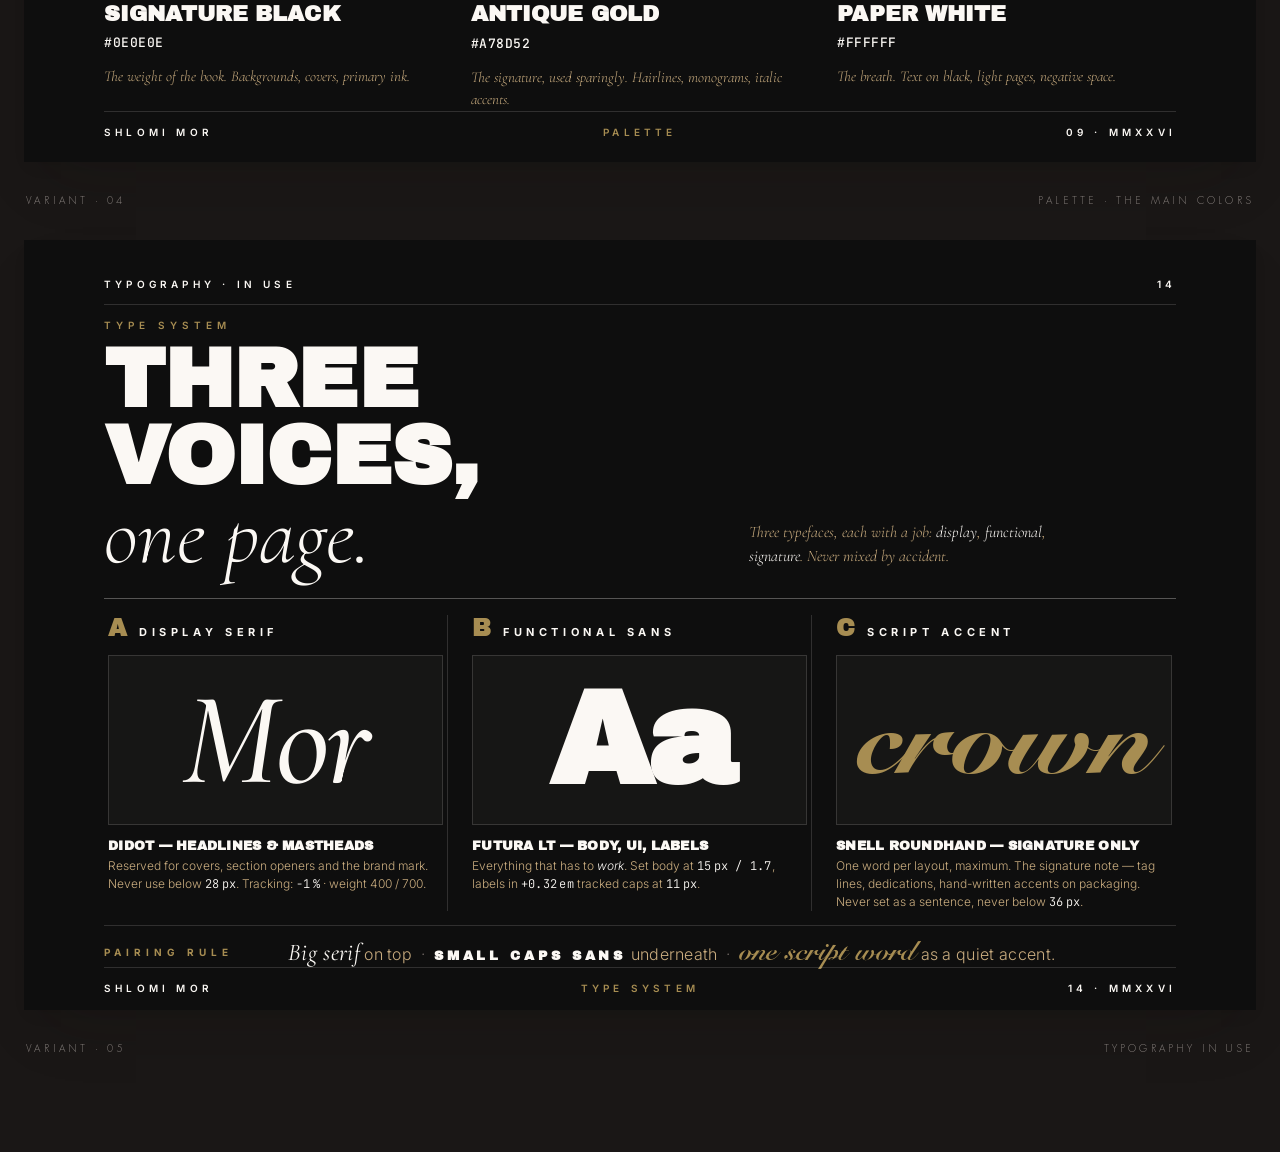
<file: variants.html>
<!doctype html>
<html lang="en">
<head>
  <meta charset="utf-8" />
  <meta name="viewport" content="width=device-width, initial-scale=1" />
  <title>Shlomi Mor Wigs — Premium Variants (5-page sampler)</title>
  <meta name="description" content="Five-page premium sampler in heavy sans + italic-serif couture editorial direction." />
  <link rel="preconnect" href="https://fonts.googleapis.com" />
  <link rel="preconnect" href="https://fonts.gstatic.com" crossorigin />
  <link rel="stylesheet" href="styles.css" />
  <link rel="stylesheet" href="variants.css" />
</head>
<body class="variants-body">

<main class="book">

  <!-- ====================================================
       SAMPLER · 01 — COVER (Maison Noir)
       ==================================================== -->
  <section class="page page--noir page--noir-cover" aria-labelledby="s01">
    <div class="noir">

      <div class="noir__rail noir__rail--top">
        <span>Shlomi&nbsp;Mor &middot; New&nbsp;York</span>
        <span>MMXXVI</span>
      </div>

      <div class="noir-cover">
        <h1 class="noir-cover__logo" id="s01">
          <img src="assets/logo/shlomi-mor-logo-white.svg" alt="Shlomi Mor" />
        </h1>

        <div class="noir-cover__marker">
          <span></span>
          <em>Volume&nbsp;I</em>
          <span></span>
        </div>
      </div>

      <div class="noir__rail noir__rail--bottom">
        <span>Brand&nbsp;Guidelines</span>
        <span>Volume&nbsp;I</span>
        <span>&copy;&nbsp;MMXXVI</span>
      </div>

    </div>
  </section>

  <div class="pageinfo"><span>Variant &middot; 01</span><span>Cover &middot; Maison Noir</span></div>


  <!-- ====================================================
       SAMPLER · 02 — CONTENTS (Chapter Stack)
       Editorial vertical stack of chapter "rows", each
       anchored by a massive number on the left. No leader dots.
       ==================================================== -->
  <section class="page page--noir" aria-labelledby="s02">
    <div class="noir">

      <div class="noir__rail noir__rail--top">
        <span>Index &middot; Volume&nbsp;I</span>
        <span>02</span>
      </div>

      <header class="stack__head">
        <span class="stack__eyebrow">Index</span>
        <h2 class="stack__title" id="s02">Contents</h2>
        <p class="stack__lede">
          Four chapters. Nineteen pages. Read in order.
        </p>
      </header>

      <ol class="stack">

        <li class="stack__row">
          <div class="stack__num">01</div>
          <div class="stack__body">
            <div class="stack__chapter">The&nbsp;Brand</div>
            <div class="stack__items">
              <span>Cover</span>
              <span>Table&nbsp;of&nbsp;Contents</span>
              <span>Welcome &amp; Story</span>
              <span>Mission, Vision &amp; Values</span>
              <span>Brand Pillars</span>
            </div>
          </div>
          <div class="stack__range">P.&nbsp;01&ndash;05</div>
        </li>

        <li class="stack__row">
          <div class="stack__num">02</div>
          <div class="stack__body">
            <div class="stack__chapter">Identity</div>
            <div class="stack__items">
              <span>Logo &mdash; Variations</span>
              <span>Construction</span>
              <span>Misuse</span>
              <span>Main Colors</span>
              <span>Color Usage</span>
            </div>
          </div>
          <div class="stack__range">P.&nbsp;06&ndash;10</div>
        </li>

        <li class="stack__row">
          <div class="stack__num">03</div>
          <div class="stack__body">
            <div class="stack__chapter">Typography</div>
            <div class="stack__items">
              <span>Display Serif</span>
              <span>Functional Sans</span>
              <span>Script Accent</span>
              <span>Hierarchy &amp; Pairing</span>
            </div>
          </div>
          <div class="stack__range">P.&nbsp;11&ndash;14</div>
        </li>

        <li class="stack__row">
          <div class="stack__num">04</div>
          <div class="stack__body">
            <div class="stack__chapter">In&nbsp;Practice</div>
            <div class="stack__items">
              <span>Grid System</span>
              <span>Photography</span>
              <span>Tone of Voice</span>
              <span>Applications</span>
              <span>Contact &amp; Credits</span>
            </div>
          </div>
          <div class="stack__range">P.&nbsp;15&ndash;19</div>
        </li>

      </ol>

      <div class="noir__rail noir__rail--bottom">
        <span>Shlomi&nbsp;Mor</span>
        <span>Index</span>
        <span>02 &middot; MMXXVI</span>
      </div>

    </div>
  </section>

  <div class="pageinfo"><span>Variant &middot; 02</span><span>Contents &middot; Chapter Stack</span></div>


  <!-- ====================================================
       SAMPLER · 03 — MISSION · VISION · VALUES
       ==================================================== -->
  <section class="page page--noir" aria-labelledby="s03">
    <div class="noir">

      <div class="noir__rail noir__rail--top">
        <span>Brand Foundation</span>
        <span>04</span>
      </div>

      <header class="mvv-noir__head">
        <span class="mvv-noir__eyebrow">Foundation</span>
        <h2 class="mvv-noir__title" id="s03">
          <span>Mission.</span>
          <span>Vision.</span>
          <span class="italic"><em>Values.</em></span>
        </h2>
      </header>

      <div class="mvv-noir__grid">
        <article class="mvv-noir__col">
          <div class="mvv-noir__col-head">
            <span class="mvv-noir__num">01</span>
            <span class="mvv-noir__kind">Mission</span>
          </div>
          <h3 class="mvv-noir__h">To return confidence.</h3>
          <p class="mvv-noir__body">
            Every woman who comes to Shlomi&nbsp;Mor leaves with the feeling of having
            her dream hair back &mdash; whether for a season, a stage, or a lifetime.
          </p>
        </article>

        <article class="mvv-noir__col">
          <div class="mvv-noir__col-head">
            <span class="mvv-noir__num">02</span>
            <span class="mvv-noir__kind">Vision</span>
          </div>
          <h3 class="mvv-noir__h">Made by hand. In&nbsp;New&nbsp;York.</h3>
          <p class="mvv-noir__body">
            A house where medical solutions and quiet fashion sit on the same shelf,
            with equal care. We do not have a hurry.
          </p>
        </article>

        <article class="mvv-noir__col">
          <div class="mvv-noir__col-head">
            <span class="mvv-noir__num">03</span>
            <span class="mvv-noir__kind">Values</span>
          </div>
          <h3 class="mvv-noir__h">Quiet, exact, kind.</h3>
          <p class="mvv-noir__body">
            Presence over performance. Precision over decoration. Empathy over
            selling &mdash; the brand reads as it is.
          </p>
        </article>
      </div>

      <div class="noir__rail noir__rail--bottom">
        <span>Shlomi&nbsp;Mor</span>
        <span>Foundation</span>
        <span>04 &middot; MMXXVI</span>
      </div>

    </div>
  </section>

  <div class="pageinfo"><span>Variant &middot; 03</span><span>Foundation &middot; Mission · Vision · Values</span></div>


  <!-- ====================================================
       SAMPLER · 04 — THE MAIN COLORS
       Full-bleed swatch grid on black, with technical
       specs set in heavy sans + mono.
       ==================================================== -->
  <section class="page page--noir" aria-labelledby="s04">
    <div class="noir">

      <div class="noir__rail noir__rail--top">
        <span>Color Palette</span>
        <span>09</span>
      </div>

      <header class="palette__head">
        <span class="palette__eyebrow">Palette</span>
        <h2 class="palette__title" id="s04">
          Three <em>colors.</em>
        </h2>
        <p class="palette__lede">
          The house carries three. Black for weight, gold for the signature,
          white for breath. Used in this order, in this proportion.
        </p>
      </header>

      <div class="palette__trio">
        <article class="palette__big">
          <div class="palette__big-chip palette__big-chip--ink"></div>
          <div class="palette__big-meta">
            <span class="palette__big-num">No.&nbsp;01</span>
            <h4>Signature&nbsp;Black</h4>
            <span class="palette__big-hex">#0E0E0E</span>
            <p class="palette__big-use">The weight of the book. Backgrounds, covers, primary ink.</p>
          </div>
        </article>

        <article class="palette__big">
          <div class="palette__big-chip palette__big-chip--gold"></div>
          <div class="palette__big-meta">
            <span class="palette__big-num">No.&nbsp;02</span>
            <h4>Antique&nbsp;Gold</h4>
            <span class="palette__big-hex">#A78D52</span>
            <p class="palette__big-use">The signature, used sparingly. Hairlines, monograms, italic accents.</p>
          </div>
        </article>

        <article class="palette__big">
          <div class="palette__big-chip palette__big-chip--paper"></div>
          <div class="palette__big-meta">
            <span class="palette__big-num">No.&nbsp;03</span>
            <h4>Paper&nbsp;White</h4>
            <span class="palette__big-hex">#FFFFFF</span>
            <p class="palette__big-use">The breath. Text on black, light pages, negative space.</p>
          </div>
        </article>
      </div>

      <div class="noir__rail noir__rail--bottom">
        <span>Shlomi&nbsp;Mor</span>
        <span>Palette</span>
        <span>09 &middot; MMXXVI</span>
      </div>

    </div>
  </section>

  <div class="pageinfo"><span>Variant &middot; 04</span><span>Palette &middot; The Main Colors</span></div>


  <!-- ====================================================
       SAMPLER · 05 — TYPOGRAPHY IN USE
       Three approved families shown at work, plus a small
       hierarchy / pairing reference.
       ==================================================== -->
  <section class="page page--noir" aria-labelledby="s05">
    <div class="noir">

      <div class="noir__rail noir__rail--top">
        <span>Typography &middot; In&nbsp;Use</span>
        <span>14</span>
      </div>

      <header class="type-noir__head">
        <div>
          <span class="type-noir__eyebrow">Type&nbsp;System</span>
          <h2 class="type-noir__title" id="s05">
            Three voices, <em>one&nbsp;page.</em>
          </h2>
        </div>
        <p class="type-noir__lede">
          Three typefaces, each with a job:
          <em>display</em>, <em>functional</em>, <em>signature</em>. Never mixed by accident.
        </p>
      </header>

      <div class="type-noir__grid">

        <article class="type-noir__card type-noir__card--display">
          <div class="type-noir__card-head">
            <span class="type-noir__num">A</span>
            <span class="type-noir__role">Display Serif</span>
          </div>
          <div class="type-noir__specimen type-noir__specimen--serif">
            Mor
          </div>
          <div class="type-noir__meta">
            <h5>Didot &mdash; Headlines &amp; Mastheads</h5>
            <p>Reserved for covers, section openers and the brand mark. Never use below
              <span class="num">28&thinsp;px</span>. Tracking: <span class="num">&minus;1&thinsp;%</span> &middot; weight 400 / 700.</p>
          </div>
        </article>

        <article class="type-noir__card type-noir__card--sans">
          <div class="type-noir__card-head">
            <span class="type-noir__num">B</span>
            <span class="type-noir__role">Functional Sans</span>
          </div>
          <div class="type-noir__specimen type-noir__specimen--sans">
            Aa
          </div>
          <div class="type-noir__meta">
            <h5>Futura LT &mdash; Body, UI, Labels</h5>
            <p>Everything that has to <em>work</em>. Set body at <span class="num">15&thinsp;px / 1.7</span>,
              labels in <span class="num">+0.32&thinsp;em</span> tracked caps at <span class="num">11&thinsp;px</span>.</p>
          </div>
        </article>

        <article class="type-noir__card type-noir__card--script">
          <div class="type-noir__card-head">
            <span class="type-noir__num">C</span>
            <span class="type-noir__role">Script Accent</span>
          </div>
          <div class="type-noir__specimen type-noir__specimen--script">
            crown
          </div>
          <div class="type-noir__meta">
            <h5>Snell Roundhand &mdash; Signature Only</h5>
            <p>One word per layout, maximum. The signature note &mdash; tag lines, dedications,
              hand-written accents on packaging. Never set as a sentence, never below
              <span class="num">36&thinsp;px</span>.</p>
          </div>
        </article>

      </div>

      <div class="type-noir__pair">
        <span class="type-noir__pair-label">Pairing&nbsp;rule</span>
        <p>
          <span class="serif">Big serif</span> on top
          <span class="sep">&nbsp;&middot;&nbsp;</span>
          <span class="sans">small caps&nbsp;sans</span> underneath
          <span class="sep">&nbsp;&middot;&nbsp;</span>
          <span class="script">one&nbsp;script&nbsp;word</span> as a quiet accent.
        </p>
      </div>

      <div class="noir__rail noir__rail--bottom">
        <span>Shlomi&nbsp;Mor</span>
        <span>Type&nbsp;System</span>
        <span>14 &middot; MMXXVI</span>
      </div>

    </div>
  </section>

  <div class="pageinfo"><span>Variant &middot; 05</span><span>Typography in Use</span></div>

</main>

</body>
</html>
</file>
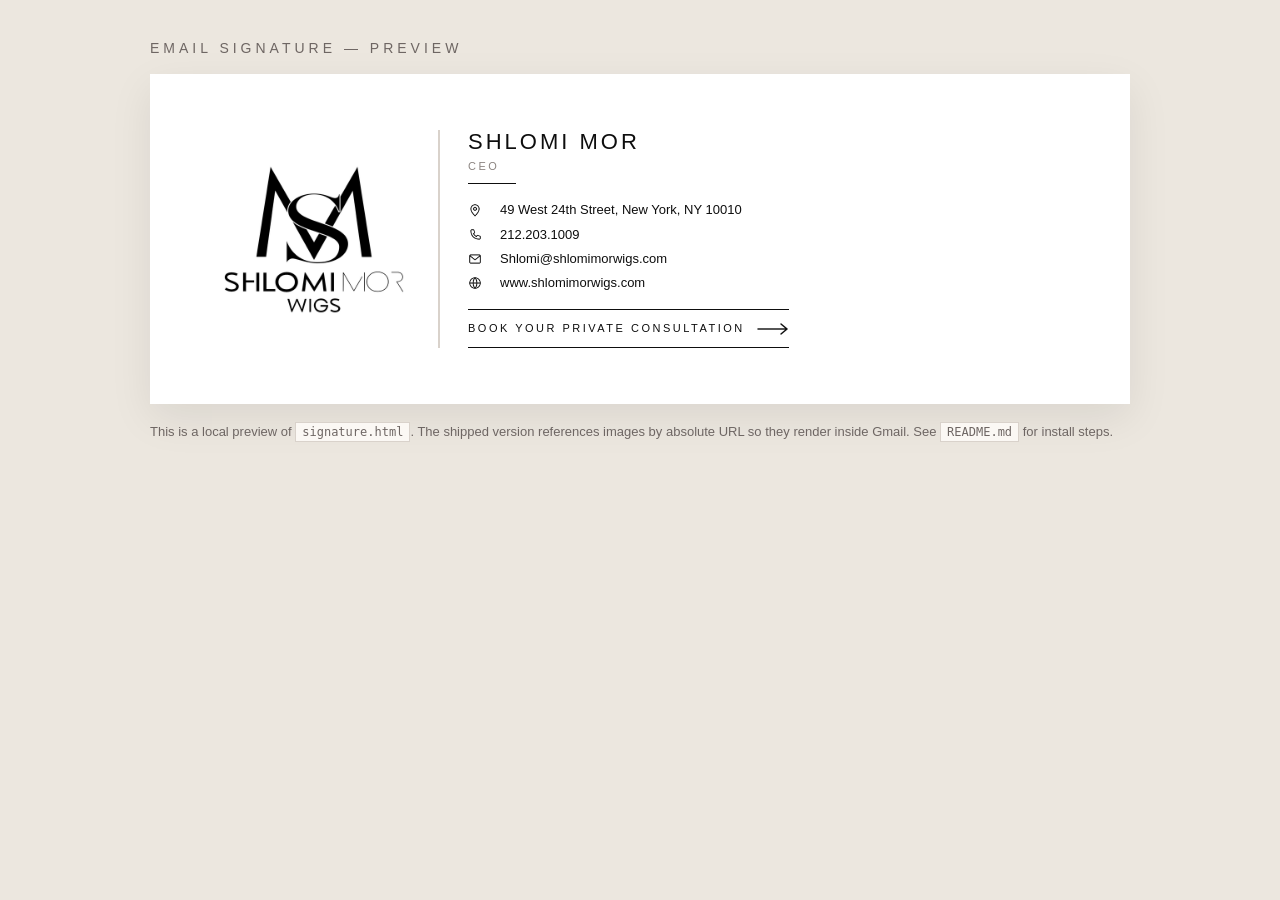
<file: email-signature/preview-owner.html>
<!doctype html>
<html lang="en">
<head>
  <meta charset="utf-8">
  <title>Shlomi Mor Wigs — Email signature preview</title>
  <style>
    /* Preview chrome only — NOT shipped to Gmail */
    body { margin: 0; background: #ECE7DF; font-family: 'Futura','Futura LT','Trebuchet MS','Helvetica Neue',Arial,sans-serif; color: #0E0E0E; }
    .stage { max-width: 980px; margin: 40px auto; padding: 0 24px; }
    h1 { font-weight: 400; letter-spacing: 4px; font-size: 14px; text-transform: uppercase; color: #6E6663; margin: 0 0 18px; }
    .card { background: #FFFFFF; padding: 56px 64px; box-shadow: 0 14px 40px rgba(14,14,14,.08); }
    .note { margin-top: 18px; font-size: 13px; color: #6E6663; line-height: 1.6; }
    code { background: #FBF8F4; padding: 2px 6px; border: 1px solid #D9D2CB; font-size: 12px; }
  </style>
</head>
<body>
  <div class="stage">
    <h1>Email signature — preview</h1>
    <div class="card">
      <!-- signature -->
<table cellpadding="0" cellspacing="0" border="0" role="presentation" style="border-collapse:collapse;font-family:'Futura','Futura LT','Trebuchet MS','Helvetica Neue',Arial,sans-serif;color:#0E0E0E;font-size:14px;line-height:1.45;">
  <tr>
    <td valign="middle" align="center" style="padding:0 24px 0 0;vertical-align:middle;">
      <img src="assets/shlomi-mor-logo.png" width="200" height="169" alt="Shlomi Mor Wigs"
           style="display:block;border:0;outline:none;text-decoration:none;width:200px;height:auto;max-width:200px;">
    </td>
    <td valign="middle" width="1" style="padding:0;background:#D9D2CB;line-height:0;font-size:0;width:1px;border-left:1px solid #D9D2CB;">&nbsp;</td>
    <td valign="middle" style="padding:0 0 0 28px;vertical-align:middle;">
      <table cellpadding="0" cellspacing="0" border="0" role="presentation" style="border-collapse:collapse;">
        <tr><td colspan="2" style="font-family:'Futura','Futura LT','Trebuchet MS','Helvetica Neue',Arial,sans-serif;font-size:22px;letter-spacing:3px;color:#0E0E0E;font-weight:500;padding:0 0 6px 0;line-height:1.1;">SHLOMI MOR</td></tr>
        <tr><td colspan="2" style="font-family:'Futura','Futura LT','Trebuchet MS','Helvetica Neue',Arial,sans-serif;font-size:11px;letter-spacing:2.5px;color:#8B8480;font-weight:400;padding:0 0 10px 0;line-height:1.2;">CEO</td></tr>
        <tr><td colspan="2" style="padding:0 0 14px 0;line-height:0;font-size:0;">
          <table cellpadding="0" cellspacing="0" border="0" role="presentation" style="border-collapse:collapse;width:48px;"><tr><td style="height:1px;background:#0E0E0E;line-height:1px;font-size:0;">&nbsp;</td></tr></table>
        </td></tr>
        <tr>
          <td valign="middle" width="22" style="padding:3px 10px 3px 0;vertical-align:middle;width:22px;"><img src="assets/icon-location.png" width="14" height="14" alt="" style="display:block;border:0;outline:none;text-decoration:none;width:14px;height:14px;"></td>
          <td valign="middle" style="font-family:'Futura','Futura LT','Trebuchet MS','Helvetica Neue',Arial,sans-serif;font-size:13px;color:#0E0E0E;padding:3px 0;line-height:1.4;vertical-align:middle;">49 West 24th Street, New York, NY 10010</td>
        </tr>
        <tr>
          <td valign="middle" width="22" style="padding:3px 10px 3px 0;vertical-align:middle;width:22px;"><img src="assets/icon-phone.png" width="14" height="14" alt="" style="display:block;border:0;outline:none;text-decoration:none;width:14px;height:14px;"></td>
          <td valign="middle" style="font-family:'Futura','Futura LT','Trebuchet MS','Helvetica Neue',Arial,sans-serif;font-size:13px;padding:3px 0;line-height:1.4;vertical-align:middle;"><a href="tel:+12122031009" style="color:#0E0E0E;text-decoration:none;">212.203.1009</a></td>
        </tr>
        <tr>
          <td valign="middle" width="22" style="padding:3px 10px 3px 0;vertical-align:middle;width:22px;"><img src="assets/icon-mail.png" width="14" height="14" alt="" style="display:block;border:0;outline:none;text-decoration:none;width:14px;height:14px;"></td>
          <td valign="middle" style="font-family:'Futura','Futura LT','Trebuchet MS','Helvetica Neue',Arial,sans-serif;font-size:13px;padding:3px 0;line-height:1.4;vertical-align:middle;"><a href="mailto:Shlomi@shlomimorwigs.com" style="color:#0E0E0E;text-decoration:none;">Shlomi@shlomimorwigs.com</a></td>
        </tr>
        <tr>
          <td valign="middle" width="22" style="padding:3px 10px 3px 0;vertical-align:middle;width:22px;"><img src="assets/icon-globe.png" width="14" height="14" alt="" style="display:block;border:0;outline:none;text-decoration:none;width:14px;height:14px;"></td>
          <td valign="middle" style="font-family:'Futura','Futura LT','Trebuchet MS','Helvetica Neue',Arial,sans-serif;font-size:13px;padding:3px 0;line-height:1.4;vertical-align:middle;"><a href="https://www.shlomimorwigs.com" style="color:#0E0E0E;text-decoration:none;">www.shlomimorwigs.com</a></td>
        </tr>
        <tr><td colspan="2" style="padding:14px 0 0 0;line-height:0;font-size:0;">
          <table cellpadding="0" cellspacing="0" border="0" role="presentation" style="border-collapse:collapse;width:100%;"><tr><td style="height:1px;background:#0E0E0E;line-height:1px;font-size:0;">&nbsp;</td></tr></table>
        </td></tr>
        <tr><td colspan="2" style="padding:12px 0;">
          <a href="https://shlomimorwigs.com/booking-consultation/?type=saloonwig" style="color:#0E0E0E;text-decoration:none;display:block;">
            <table cellpadding="0" cellspacing="0" border="0" role="presentation" style="border-collapse:collapse;width:100%;">
              <tr>
                <td valign="middle" style="font-family:'Futura','Futura LT','Trebuchet MS','Helvetica Neue',Arial,sans-serif;font-size:11px;letter-spacing:2.5px;color:#0E0E0E;line-height:1.2;vertical-align:middle;white-space:nowrap;">BOOK YOUR PRIVATE CONSULTATION</td>
                <td valign="middle" align="right" style="vertical-align:middle;text-align:right;padding-left:12px;"><img src="assets/icon-arrow.png" width="32" height="12" alt="→" style="display:block;border:0;outline:none;text-decoration:none;width:32px;height:12px;"></td>
              </tr>
            </table>
          </a>
        </td></tr>
        <tr><td colspan="2" style="padding:0;line-height:0;font-size:0;">
          <table cellpadding="0" cellspacing="0" border="0" role="presentation" style="border-collapse:collapse;width:100%;"><tr><td style="height:1px;background:#0E0E0E;line-height:1px;font-size:0;">&nbsp;</td></tr></table>
        </td></tr>
      </table>
    </td>
  </tr>
</table>
      <!-- /signature -->
    </div>
    <p class="note">
      This is a local preview of <code>signature.html</code>. The shipped version references
      images by absolute URL so they render inside Gmail. See <code>README.md</code> for install steps.
    </p>
  </div>
</body>
</html>
</file>
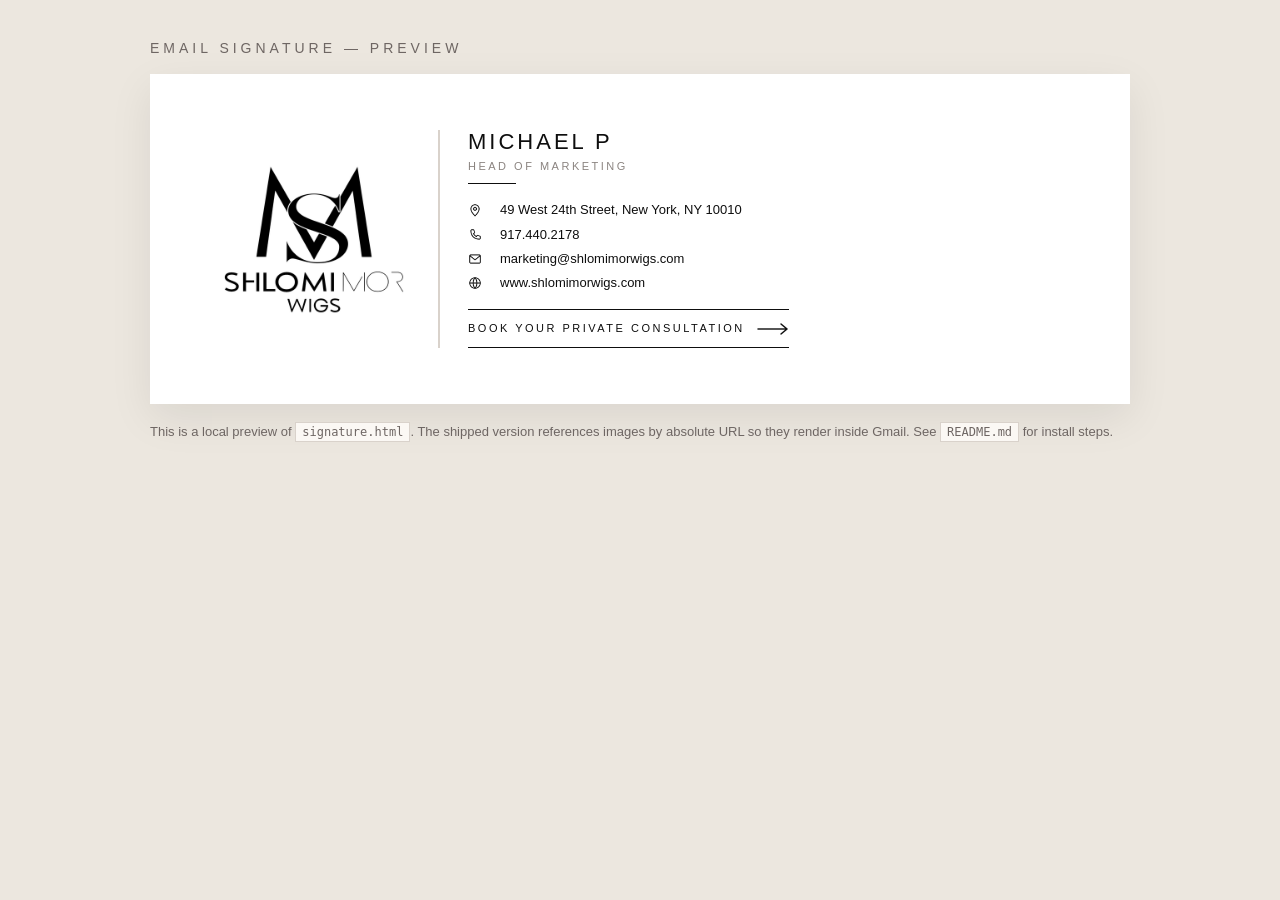
<file: email-signature/preview.html>
<!doctype html>
<html lang="en">
<head>
  <meta charset="utf-8">
  <title>Shlomi Mor Wigs — Email signature preview</title>
  <style>
    /* Preview chrome only — NOT shipped to Gmail */
    body { margin: 0; background: #ECE7DF; font-family: 'Futura','Futura LT','Trebuchet MS','Helvetica Neue',Arial,sans-serif; color: #0E0E0E; }
    .stage { max-width: 980px; margin: 40px auto; padding: 0 24px; }
    h1 { font-weight: 400; letter-spacing: 4px; font-size: 14px; text-transform: uppercase; color: #6E6663; margin: 0 0 18px; }
    .card { background: #FFFFFF; padding: 56px 64px; box-shadow: 0 14px 40px rgba(14,14,14,.08); }
    .note { margin-top: 18px; font-size: 13px; color: #6E6663; line-height: 1.6; }
    code { background: #FBF8F4; padding: 2px 6px; border: 1px solid #D9D2CB; font-size: 12px; }
  </style>
</head>
<body>
  <div class="stage">
    <h1>Email signature — preview</h1>
    <div class="card">
      <!-- signature -->
<table cellpadding="0" cellspacing="0" border="0" role="presentation" style="border-collapse:collapse;font-family:'Futura','Futura LT','Trebuchet MS','Helvetica Neue',Arial,sans-serif;color:#0E0E0E;font-size:14px;line-height:1.45;">
  <tr>
    <td valign="middle" align="center" style="padding:0 24px 0 0;vertical-align:middle;">
      <img src="assets/shlomi-mor-logo.png" width="200" height="169" alt="Shlomi Mor Wigs"
           style="display:block;border:0;outline:none;text-decoration:none;width:200px;height:auto;max-width:200px;">
    </td>
    <td valign="middle" width="1" style="padding:0;background:#D9D2CB;line-height:0;font-size:0;width:1px;border-left:1px solid #D9D2CB;">&nbsp;</td>
    <td valign="middle" style="padding:0 0 0 28px;vertical-align:middle;">
      <table cellpadding="0" cellspacing="0" border="0" role="presentation" style="border-collapse:collapse;">
        <tr><td colspan="2" style="font-family:'Futura','Futura LT','Trebuchet MS','Helvetica Neue',Arial,sans-serif;font-size:22px;letter-spacing:3px;color:#0E0E0E;font-weight:500;padding:0 0 6px 0;line-height:1.1;">MICHAEL P</td></tr>
        <tr><td colspan="2" style="font-family:'Futura','Futura LT','Trebuchet MS','Helvetica Neue',Arial,sans-serif;font-size:11px;letter-spacing:2.5px;color:#8B8480;font-weight:400;padding:0 0 10px 0;line-height:1.2;">HEAD OF MARKETING</td></tr>
        <tr><td colspan="2" style="padding:0 0 14px 0;line-height:0;font-size:0;">
          <table cellpadding="0" cellspacing="0" border="0" role="presentation" style="border-collapse:collapse;width:48px;"><tr><td style="height:1px;background:#0E0E0E;line-height:1px;font-size:0;">&nbsp;</td></tr></table>
        </td></tr>
        <tr>
          <td valign="middle" width="22" style="padding:3px 10px 3px 0;vertical-align:middle;width:22px;"><img src="assets/icon-location.png" width="14" height="14" alt="" style="display:block;border:0;outline:none;text-decoration:none;width:14px;height:14px;"></td>
          <td valign="middle" style="font-family:'Futura','Futura LT','Trebuchet MS','Helvetica Neue',Arial,sans-serif;font-size:13px;color:#0E0E0E;padding:3px 0;line-height:1.4;vertical-align:middle;">49 West 24th Street, New York, NY 10010</td>
        </tr>
        <tr>
          <td valign="middle" width="22" style="padding:3px 10px 3px 0;vertical-align:middle;width:22px;"><img src="assets/icon-phone.png" width="14" height="14" alt="" style="display:block;border:0;outline:none;text-decoration:none;width:14px;height:14px;"></td>
          <td valign="middle" style="font-family:'Futura','Futura LT','Trebuchet MS','Helvetica Neue',Arial,sans-serif;font-size:13px;padding:3px 0;line-height:1.4;vertical-align:middle;"><a href="tel:+19174402178" style="color:#0E0E0E;text-decoration:none;">917.440.2178</a></td>
        </tr>
        <tr>
          <td valign="middle" width="22" style="padding:3px 10px 3px 0;vertical-align:middle;width:22px;"><img src="assets/icon-mail.png" width="14" height="14" alt="" style="display:block;border:0;outline:none;text-decoration:none;width:14px;height:14px;"></td>
          <td valign="middle" style="font-family:'Futura','Futura LT','Trebuchet MS','Helvetica Neue',Arial,sans-serif;font-size:13px;padding:3px 0;line-height:1.4;vertical-align:middle;"><a href="mailto:marketing@shlomimorwigs.com" style="color:#0E0E0E;text-decoration:none;">marketing@shlomimorwigs.com</a></td>
        </tr>
        <tr>
          <td valign="middle" width="22" style="padding:3px 10px 3px 0;vertical-align:middle;width:22px;"><img src="assets/icon-globe.png" width="14" height="14" alt="" style="display:block;border:0;outline:none;text-decoration:none;width:14px;height:14px;"></td>
          <td valign="middle" style="font-family:'Futura','Futura LT','Trebuchet MS','Helvetica Neue',Arial,sans-serif;font-size:13px;padding:3px 0;line-height:1.4;vertical-align:middle;"><a href="https://www.shlomimorwigs.com" style="color:#0E0E0E;text-decoration:none;">www.shlomimorwigs.com</a></td>
        </tr>
        <tr><td colspan="2" style="padding:14px 0 0 0;line-height:0;font-size:0;">
          <table cellpadding="0" cellspacing="0" border="0" role="presentation" style="border-collapse:collapse;width:100%;"><tr><td style="height:1px;background:#0E0E0E;line-height:1px;font-size:0;">&nbsp;</td></tr></table>
        </td></tr>
        <tr><td colspan="2" style="padding:12px 0;">
          <a href="https://shlomimorwigs.com/booking-consultation/?type=saloonwig" style="color:#0E0E0E;text-decoration:none;display:block;">
            <table cellpadding="0" cellspacing="0" border="0" role="presentation" style="border-collapse:collapse;width:100%;">
              <tr>
                <td valign="middle" style="font-family:'Futura','Futura LT','Trebuchet MS','Helvetica Neue',Arial,sans-serif;font-size:11px;letter-spacing:2.5px;color:#0E0E0E;line-height:1.2;vertical-align:middle;white-space:nowrap;">BOOK YOUR PRIVATE CONSULTATION</td>
                <td valign="middle" align="right" style="vertical-align:middle;text-align:right;padding-left:12px;"><img src="assets/icon-arrow.png" width="32" height="12" alt="→" style="display:block;border:0;outline:none;text-decoration:none;width:32px;height:12px;"></td>
              </tr>
            </table>
          </a>
        </td></tr>
        <tr><td colspan="2" style="padding:0;line-height:0;font-size:0;">
          <table cellpadding="0" cellspacing="0" border="0" role="presentation" style="border-collapse:collapse;width:100%;"><tr><td style="height:1px;background:#0E0E0E;line-height:1px;font-size:0;">&nbsp;</td></tr></table>
        </td></tr>
      </table>
    </td>
  </tr>
</table>
      <!-- /signature -->
    </div>
    <p class="note">
      This is a local preview of <code>signature.html</code>. The shipped version references
      images by absolute URL so they render inside Gmail. See <code>README.md</code> for install steps.
    </p>
  </div>
</body>
</html>
</file>
<file: styles.css>
/* =========================================================
   Shlomi Mor Wigs — Brand Guidelines
   Clean Luxury Editorial
   ========================================================= */

/* -------- Fonts ---------------------------------------------------------
   Approved type system (per brand owner):
     · idot                 — Display Serif (headlines)
     · Futura LT            — Functional Sans (body, UI) primary
     · Inter                — Functional Sans secondary / digital fallback
     · Sacramento           — Script Accent (primary script, OFL)
     · Snell Roundhand      — Script Accent (alternate, signature)

   Drop licensed font files into ./assets/fonts/ using the filenames
   referenced in each @font-face below. Sacramento and Inter load from
   Google Fonts (OFL). No other typefaces are permitted in this brand book.
   --------------------------------------------------------------------- */
@import url('https://fonts.googleapis.com/css2?family=Inter:wght@300;400;500;600&family=Sacramento&display=swap');

/* idot (Didot) — Display Serif */
@font-face {
  font-family: 'idot';
  src: url('assets/fonts/Didot-Regular.otf') format('opentype');
  font-display: swap;
  font-weight: 400;
  font-style: normal;
}
@font-face {
  font-family: 'idot';
  src: url('assets/fonts/Didot-Italic.otf') format('opentype');
  font-display: swap;
  font-weight: 400;
  font-style: italic;
}
@font-face {
  font-family: 'idot';
  src: url('assets/fonts/Didot-Bold.otf') format('opentype');
  font-display: swap;
  font-weight: 700;
  font-style: normal;
}
@font-face {
  font-family: 'idot Title';
  src: url('assets/fonts/Didot-Title.otf') format('opentype');
  font-display: swap;
  font-weight: 400;
  font-style: normal;
}

/* Futura LT — Functional Sans */
@font-face {
  font-family: 'FuturaLT';
  src: url('assets/fonts/FuturaLT-Light.ttf') format('truetype');
  font-display: swap;
  font-weight: 300;
  font-style: normal;
}
@font-face {
  font-family: 'FuturaLT';
  src: url('assets/fonts/FuturaLT-LightOblique.ttf') format('truetype');
  font-display: swap;
  font-weight: 300;
  font-style: italic;
}
@font-face {
  font-family: 'FuturaLT';
  src: url('assets/fonts/FuturaLT-Book.ttf') format('truetype');
  font-display: swap;
  font-weight: 400;
  font-style: normal;
}
@font-face {
  font-family: 'FuturaLT';
  src: url('assets/fonts/FuturaLT-BookOblique.ttf') format('truetype');
  font-display: swap;
  font-weight: 400;
  font-style: italic;
}
@font-face {
  font-family: 'FuturaLT';
  src: url('assets/fonts/FuturaLT-Regular.ttf') format('truetype');
  font-display: swap;
  font-weight: 500;
  font-style: normal;
}
@font-face {
  font-family: 'FuturaLT';
  src: url('assets/fonts/FuturaLT-Oblique.ttf') format('truetype');
  font-display: swap;
  font-weight: 500;
  font-style: italic;
}
@font-face {
  font-family: 'FuturaLT';
  src: url('assets/fonts/FuturaLT-Bold.ttf') format('truetype');
  font-display: swap;
  font-weight: 700;
  font-style: normal;
}
@font-face {
  font-family: 'FuturaLT';
  src: url('assets/fonts/FuturaLT-BoldOblique.ttf') format('truetype');
  font-display: swap;
  font-weight: 700;
  font-style: italic;
}
@font-face {
  font-family: 'SnellRoundhand';
  src: url('assets/fonts/SnellRoundhand-Bold.otf') format('opentype');
  font-display: swap;
  font-weight: 400;
  font-style: normal;
}
@font-face {
  font-family: 'SnellRoundhand';
  src: url('assets/fonts/SnellRoundhand-Black.otf') format('opentype');
  font-display: swap;
  font-weight: 700;
  font-style: normal;
}

/* -------- Tokens -------- */
:root {
  /* Colors */
  --c-dusty-rose:    #B68F90;
  --c-powder-blush:  #FCE3E5;
  --c-antique-gold:  #A78D52;
  --c-champagne:     #C9AC7F;
  --c-black:         #0E0E0E;
  --c-stone-gray:    #6E6663;

  --c-ink:           #0E0E0E;
  --c-paper:         #FFFFFF;
  --c-paper-cream:   #FBF8F4;
  --c-rule:          #D9D2CB;
  --c-mute:          #8B8480;

  /* Type — approved typefaces only */
  --f-serif:    'idot', 'Didot', 'Times New Roman', Times, serif;
  --f-sans:     'FuturaLT', 'Futura LT', 'Inter', 'Helvetica Neue', Arial, sans-serif;
  --f-script:   'SnellRoundhand', 'Snell Roundhand', 'Sacramento', cursive;

  /* Grid */
  --page-w:  1440px;
  --page-h:  900px;
  --gutter:  72px;
  --rule:    1px solid var(--c-rule);
}

/* -------- Base -------- */
* { box-sizing: border-box; }
html, body {
  margin: 0;
  padding: 0;
  background: #E8E2DA;
  color: var(--c-ink);
  font-family: var(--f-sans);
  font-weight: 300;
  -webkit-font-smoothing: antialiased;
  -moz-osx-font-smoothing: grayscale;
}

img { max-width: 100%; display: block; }

/* -------- Page frame -------- */
.book {
  display: flex;
  flex-direction: column;
  align-items: center;
  gap: 32px;
  padding: 48px 24px 96px;
}

.page {
  width: min(100%, var(--page-w));
  aspect-ratio: 16 / 10;
  background: var(--c-paper);
  position: relative;
  overflow: hidden;
  box-shadow: 0 30px 60px -20px rgba(20, 14, 10, 0.18), 0 8px 18px -8px rgba(20, 14, 10, 0.12);
}

.page--cream   { background: var(--c-paper-cream); }
.page--blush   { background: var(--c-powder-blush); }
.page--ink     { background: var(--c-black); color: var(--c-paper); }
.page--stone   { background: var(--c-stone-gray); color: var(--c-paper); }
.page--gold    { background: var(--c-antique-gold); color: var(--c-paper); }

/* Page inner padding & grid */
.page__inner {
  position: absolute; inset: 0;
  padding: 56px var(--gutter) 48px;
  display: grid;
  grid-template-columns: repeat(12, 1fr);
  grid-template-rows: auto 1fr auto;
  gap: 22px 24px;
}

/* Cover page uses a different layout — no rails, no grid */
.page--cover .page__inner {
  display: block;
  padding: 56px var(--gutter);
}

/* Top & bottom rails */
.page__rail {
  grid-column: 1 / -1;
  display: flex;
  align-items: center;
  justify-content: space-between;
  font-family: var(--f-sans);
  font-size: 11px;
  letter-spacing: 0.22em;
  text-transform: uppercase;
  color: var(--c-mute);
}

.page__rail--top    { border-bottom: var(--rule); padding-bottom: 18px; }
.page__rail--bottom { border-top: var(--rule); padding-top: 18px; align-self: end; }

.page--ink .page__rail,
.page--stone .page__rail,
.page--gold .page__rail { color: rgba(255,255,255,0.7); }

.page--ink .page__rail--top,
.page--stone .page__rail--top,
.page--gold .page__rail--top { border-color: rgba(255,255,255,0.18); }

.page--ink .page__rail--bottom,
.page--stone .page__rail--bottom,
.page--gold .page__rail--bottom { border-color: rgba(255,255,255,0.18); }

.page__main {
  grid-column: 1 / -1;
  display: grid;
  grid-template-columns: repeat(12, 1fr);
  gap: 24px;
  align-content: start;
}

/* -------- Type primitives -------- */
.h-display {
  font-family: var(--f-serif);
  font-weight: 400;
  font-size: clamp(48px, 6.5vw, 96px);
  line-height: 0.95;
  letter-spacing: -0.01em;
  margin: 0;
}

.h-display--xl {
  font-size: clamp(72px, 9vw, 148px);
}

.h-section {
  font-family: var(--f-serif);
  font-weight: 400;
  font-size: clamp(40px, 4.5vw, 72px);
  line-height: 1;
  letter-spacing: -0.005em;
  margin: 0;
}

.h-sub {
  font-family: var(--f-serif);
  font-style: italic;
  font-weight: 400;
  font-size: clamp(20px, 1.8vw, 28px);
  line-height: 1.25;
  margin: 0;
  color: var(--c-mute);
}

.eyebrow {
  font-family: var(--f-sans);
  text-transform: uppercase;
  letter-spacing: 0.32em;
  font-weight: 500;
  font-size: 11px;
  color: var(--c-mute);
}

.eyebrow--strong { color: var(--c-ink); }

.body {
  font-family: var(--f-sans);
  font-weight: 300;
  font-size: 15px;
  line-height: 1.7;
  color: var(--c-ink);
}

.body--small {
  font-size: 13px;
  line-height: 1.65;
  color: var(--c-mute);
}

.script {
  font-family: var(--f-script);
  font-weight: 400;
  font-size: clamp(40px, 5vw, 72px);
  line-height: 1;
  color: var(--c-antique-gold);
}

.rule { border: 0; border-top: var(--rule); margin: 0; }
.rule--ink { border-top-color: var(--c-ink); }

/* -------- Reusable helpers -------- */
.muted   { color: var(--c-mute); }
.ink     { color: var(--c-ink); }
.center  { text-align: center; }
.upper   { text-transform: uppercase; letter-spacing: 0.22em; font-size: 11px; }
.mono-num{ font-family: var(--f-sans); font-feature-settings: "tnum"; letter-spacing: 0.04em; }

/* =========================================================
   Page 01 — Cover
   ========================================================= */
.cover {
  position: relative;
  height: 100%;
  width: 100%;
}
.cover__brand {
  position: absolute; top: 0; left: 0;
  font-family: var(--f-sans);
  letter-spacing: 0.36em;
  text-transform: uppercase;
  font-size: 11px;
}
.cover__year {
  position: absolute; top: 0; right: 0;
  font-family: var(--f-sans);
  letter-spacing: 0.36em;
  text-transform: uppercase;
  font-size: 11px;
}
.cover__title {
  position: absolute;
  left: 0; right: 0;
  bottom: 18%;
}
.cover__title .l1 {
  font-family: var(--f-script);
  font-size: clamp(60px, 6vw, 92px);
  color: var(--c-antique-gold);
  display: block;
  line-height: 1;
  margin-bottom: -18px;
  margin-left: 80px;
}
.cover__title .l2 {
  font-family: var(--f-serif);
  font-size: clamp(120px, 14vw, 220px);
  line-height: 0.9;
  letter-spacing: -0.02em;
  display: block;
}
.cover__title .l2 em {
  font-style: italic;
  font-weight: 400;
}
.cover__meta {
  position: absolute;
  left: 0; right: 0; bottom: 0;
  display: flex; justify-content: space-between;
  font-family: var(--f-sans);
  text-transform: uppercase;
  letter-spacing: 0.32em;
  font-size: 10px;
  color: var(--c-mute);
}
.cover__seal {
  position: absolute;
  right: 0; top: 50%;
  transform: translateY(-50%);
  width: 120px; height: 120px;
  border: 1px solid var(--c-ink);
  border-radius: 50%;
  display: flex; align-items: center; justify-content: center;
  text-align: center;
  font-family: var(--f-serif);
  font-style: italic;
  font-size: 14px;
  line-height: 1.2;
  color: var(--c-ink);
}
.cover__mark {
  position: absolute;
  left: 50%;
  top: 72px;
  transform: translateX(-50%);
  width: 132px;
  height: auto;
  opacity: 0.95;
}

/* =========================================================
   Page 02 — TOC
   ========================================================= */
.toc {
  grid-column: 1 / -1;
  display: grid;
  grid-template-columns: 5fr 7fr;
  gap: 36px 64px;
  align-items: start;
}
.toc__intro { grid-column: 1; }
.toc__list  { grid-column: 2; }
.toc__intro p { max-width: 38ch; }
.toc__list {
  list-style: none;
  margin: 0; padding: 0;
  border-top: var(--rule);
  display: grid;
  grid-template-columns: 1fr;
  column-gap: 48px;
  align-content: start;
}
.toc__list--split {
  grid-template-columns: 1fr 1fr;
}
.toc__list li {
  display: grid;
  grid-template-columns: 30px 1fr 44px;
  gap: 16px;
  padding: 12px 0;
  border-bottom: var(--rule);
  align-items: baseline;
  break-inside: avoid;
}
.toc__list .num {
  font-family: var(--f-sans);
  font-size: 11px;
  letter-spacing: 0.22em;
  color: var(--c-mute);
}
.toc__list .ttl {
  font-family: var(--f-serif);
  font-size: 17px;
  letter-spacing: -0.005em;
  line-height: 1.2;
}
.toc__list .pg {
  font-family: var(--f-sans);
  font-size: 11px;
  letter-spacing: 0.22em;
  color: var(--c-mute);
  text-align: right;
}

/* =========================================================
   Page 03 — Welcome / Intro
   ========================================================= */
.intro {
  grid-column: 1 / -1;
  display: grid;
  grid-template-columns: 4fr 8fr;
  gap: 64px;
  align-items: start;
}
.intro__big {
  font-family: var(--f-serif);
  font-size: clamp(40px, 4.5vw, 72px);
  line-height: 1;
  margin: 0;
}
.intro__body p + p { margin-top: 16px; }

/* =========================================================
   Brand pillars / story
   ========================================================= */
.story {
  grid-column: 1 / -1;
  display: grid;
  grid-template-columns: 5fr 7fr;
  gap: 64px;
}

.pillars {
  grid-column: 1 / -1;
  display: grid;
  grid-template-columns: 1fr 1fr;
  gap: 0;
  border-top: var(--rule);
}
.pillar {
  padding: 40px 32px 0;
  border-right: var(--rule);
  min-height: 380px;
}
.pillar:last-child { border-right: 0; }
.pillar__num {
  font-family: var(--f-sans);
  font-size: 11px;
  letter-spacing: 0.22em;
  color: var(--c-mute);
}
.pillar__title {
  font-family: var(--f-serif);
  font-size: 36px;
  line-height: 1.05;
  margin: 8px 0 16px;
}
.pillar__title em { font-style: italic; }

/* mission/vision/values cards */
.mvv {
  grid-column: 1 / -1;
  display: grid;
  grid-template-columns: repeat(3, 1fr);
  gap: 0;
  border-top: var(--rule);
}
.mvv__col {
  padding: 40px 28px;
  border-right: var(--rule);
}
.mvv__col:last-child { border-right: 0; }
.mvv__col h4 {
  font-family: var(--f-serif);
  font-size: 28px;
  font-style: italic;
  margin: 0 0 12px;
}

.values {
  grid-column: 1 / -1;
  display: grid;
  grid-template-columns: repeat(4, 1fr);
  gap: 0;
  border-top: var(--rule);
}
.values__cell {
  padding: 28px;
  border-right: var(--rule);
  min-height: 200px;
}
.values__cell:last-child { border-right: 0; }
.values__cell h5 {
  margin: 12px 0 8px;
  font-family: var(--f-serif);
  font-size: 22px;
  font-weight: 400;
}

/* =========================================================
   Logo pages
   ========================================================= */
.logo-stage {
  grid-column: 1 / -1;
  display: grid;
  grid-template-columns: 5fr 7fr;
  gap: 64px;
  align-items: stretch;
}
.logo-frame {
  background: var(--c-paper-cream);
  border: 1px solid var(--c-rule);
  display: flex; align-items: center; justify-content: center;
  min-height: 240px;
  position: relative;
}
.logo-stage--triple { gap: 48px; align-items: stretch; }
.logo-stage--triple .logo-stack {
  display: grid;
  grid-template-rows: 1fr 1fr;
  gap: 16px;
}
.logo-stage--triple .logo-stack .logo-frame { min-height: 0; }
.logo-frame--blush { background: var(--c-powder-blush); border-color: transparent; }
.logo-frame--ink   { background: var(--c-black);        border-color: transparent; color: var(--c-paper); }
.logo-frame--gold  { background: var(--c-antique-gold); border-color: transparent; color: var(--c-paper); }
.logo-frame__label {
  position: absolute;
  top: 12px; left: 14px;
  font-family: var(--f-sans);
  font-size: 9px;
  letter-spacing: 0.22em;
  text-transform: uppercase;
  color: var(--c-mute);
}
.logo-frame--ink .logo-frame__label,
.logo-frame--gold .logo-frame__label { color: rgba(255,255,255,0.8); }

/* The wordmark "logo" */
.sm-logo {
  text-align: center;
  font-family: var(--f-serif);
  font-weight: 400;
  letter-spacing: 0.04em;
  line-height: 1;
}
.sm-logo .row1 {
  display: block;
  font-size: 38px;
  letter-spacing: 0.32em;
}
.sm-logo .row2 {
  display: block;
  font-family: var(--f-script);
  color: var(--c-antique-gold);
  font-size: 56px;
  margin-top: 2px;
  letter-spacing: 0;
}
.sm-logo .row3 {
  display: block;
  font-family: var(--f-sans);
  font-size: 10px;
  letter-spacing: 0.5em;
  margin-top: 8px;
  text-transform: uppercase;
  color: var(--c-mute);
}
.logo-frame--ink .sm-logo .row3,
.logo-frame--gold .sm-logo .row3 { color: rgba(255,255,255,0.7); }
.logo-frame--ink .sm-logo .row2 { color: var(--c-champagne); }

.sm-monogram {
  font-family: var(--f-serif);
  font-weight: 400;
  font-size: 120px;
  line-height: 1;
  letter-spacing: -0.04em;
}
.sm-monogram em { font-style: italic; }

/* Real SVG logo embed */
.brand-mark,
.brand-monogram {
  display: block;
  max-width: 100%;
  max-height: 100%;
  object-fit: contain;
}
.logo-frame .brand-mark,
.logo-frame .brand-monogram {
  position: absolute;
  inset: 18%;
  width: auto;
  height: auto;
  max-width: 64%;
  max-height: 64%;
  margin: auto;
}
.logo-frame--blush .brand-monogram {
  inset: 14%;
  max-width: 56%;
  max-height: 56%;
}

/* Sized variants for inline / mockup usage */
.brand-mark--xs { width: 110px; height: auto; }
.brand-mark--sm { width: 160px; height: auto; }
.brand-mark--md { width: 220px; height: auto; }
.brand-mark--lg { width: 320px; height: auto; }
.brand-monogram--xs { width: 36px; height: auto; }
.brand-monogram--sm { width: 64px; height: auto; }
.brand-monogram--md { width: 96px; height: auto; }
.brand-monogram--lg { width: 140px; height: auto; }

/* Logo grid construction page */
.construct {
  grid-column: 1 / -1;
  display: grid;
  grid-template-columns: 7fr 5fr;
  gap: 64px;
  align-items: start;
}
.construct__frame {
  position: relative;
  background: var(--c-paper-cream);
  border: 1px solid var(--c-rule);
  min-height: 420px;
  display: flex; align-items: center; justify-content: center;
  background-image:
    linear-gradient(to right, rgba(0,0,0,0.05) 1px, transparent 1px),
    linear-gradient(to bottom, rgba(0,0,0,0.05) 1px, transparent 1px);
  background-size: 40px 40px;
}
.construct__guides {
  position: absolute; inset: 24px;
  border: 1px dashed rgba(0,0,0,0.25);
}
.construct__notes h4 {
  font-family: var(--f-serif);
  font-size: 22px;
  margin: 24px 0 8px;
}

/* Logo misuse grid */
.misuse {
  grid-column: 1 / -1;
  display: grid;
  grid-template-columns: repeat(3, 1fr);
  gap: 24px;
}
.misuse__card {
  background: var(--c-paper-cream);
  border: 1px solid var(--c-rule);
  padding: 20px;
  height: 240px;
  display: flex; flex-direction: column; justify-content: space-between;
  position: relative;
}
.misuse__card .x {
  position: absolute; top: 12px; right: 14px;
  width: 22px; height: 22px;
  border-radius: 50%;
  background: var(--c-ink);
  color: var(--c-paper);
  display: flex; align-items: center; justify-content: center;
  font-family: var(--f-sans);
  font-size: 12px;
  z-index: 2;
}
.misuse__card .demo {
  flex: 1;
  display: flex; align-items: center; justify-content: center;
  position: relative;
  overflow: hidden;
}
.misuse__card .demo--logo img {
  width: 80%;
  max-height: 86%;
  height: auto;
  object-fit: contain;
}
.misuse__card .demo--tilt img    { transform: rotate(-9deg); }
.misuse__card .demo--stretch img { transform: scaleX(0.55); }
.misuse__card .demo--shadow img  { filter: drop-shadow(4px 4px 0 rgba(167,141,82,0.6)); }
.misuse__card .demo--recolor img {
  filter: brightness(0) saturate(100%) invert(33%) sepia(86%) saturate(2300%) hue-rotate(338deg);
}
/* Low contrast misuse */
.misuse__card .demo--faded {
  background: var(--c-paper-cream);
}
.misuse__card .demo--faded img { opacity: 0.22; }
/* Gradient: render logo silhouette as off-brand gradient via mask */
.misuse__card .demo--gradient { position: relative; }
.misuse__card .demo--gradient img { visibility: hidden; }
.misuse__card .demo--gradient::after {
  content: "";
  position: absolute;
  inset: 0;
  background: linear-gradient(90deg, var(--c-dusty-rose), var(--c-antique-gold));
  -webkit-mask: url("assets/logo/shlomi-mor-logo-black.svg") center / 80% auto no-repeat;
          mask: url("assets/logo/shlomi-mor-logo-black.svg") center / 80% auto no-repeat;
}

/* =========================================================
   Colors page (reference layout)
   ========================================================= */
.colors {
  grid-column: 1 / -1;
  display: grid;
  grid-template-columns: repeat(6, 1fr);
  gap: 24px;
  margin-top: 8px;
}
.swatch {
  display: flex; flex-direction: column;
}
.swatch__name {
  font-family: var(--f-sans);
  font-size: 11px;
  letter-spacing: 0.22em;
  text-transform: uppercase;
  margin-bottom: 16px;
  min-height: 28px;
  color: var(--c-ink);
}
.swatch__chip {
  height: 360px;
  width: 100%;
}
.swatch__hex {
  font-family: var(--f-sans);
  font-size: 12px;
  letter-spacing: 0.16em;
  margin-top: 14px;
  color: var(--c-ink);
}
.swatch__codes {
  display: grid; grid-template-columns: 1fr 1fr;
  gap: 12px;
  margin-top: 10px;
  font-family: var(--f-sans);
  font-size: 10px;
  letter-spacing: 0.06em;
  color: var(--c-mute);
}
.swatch__codes span { display: block; line-height: 1.6; }
.swatch__codes h6 {
  margin: 0 0 4px;
  font-size: 10px;
  letter-spacing: 0.22em;
  text-transform: uppercase;
  color: var(--c-ink);
  font-weight: 500;
}

/* color icon, top right */
.corner-icon {
  position: absolute;
  top: 64px; right: var(--gutter);
  width: 56px;
  height: 56px;
  background: #BEB6AD;
  display: flex; align-items: center; justify-content: center;
  color: var(--c-paper);
}

/* Color usage ratio bar */
.ratio {
  grid-column: 1 / -1;
  display: grid;
  grid-template-columns: 5fr 7fr;
  gap: 64px;
  align-items: start;
}
.ratio__bar {
  display: flex;
  height: 60px;
  width: 100%;
  border: 1px solid var(--c-rule);
}
.ratio__cell { display: flex; align-items: flex-end; padding: 8px; font-size: 10px; letter-spacing: 0.16em; }
.ratio__cell.on-light { color: var(--c-ink); }
.ratio__cell.on-dark  { color: var(--c-paper); }

.usage-do {
  grid-column: 1 / -1;
  display: grid;
  grid-template-columns: 1fr 1fr;
  gap: 32px;
  margin-top: 32px;
}
.usage-do__col h5 {
  font-family: var(--f-serif);
  font-style: italic;
  font-size: 22px;
  margin: 0 0 10px;
}
.usage-do__col ul {
  margin: 0; padding-left: 18px;
}
.usage-do__col li {
  font-size: 13px;
  line-height: 1.8;
  color: var(--c-ink);
}

/* =========================================================
   Typography pages
   ========================================================= */
.type-hero {
  grid-column: 1 / -1;
  display: grid;
  grid-template-columns: 7fr 5fr;
  gap: 64px;
  align-items: end;
}
.type-hero__sample {
  font-family: var(--f-serif);
  font-size: clamp(120px, 14vw, 220px);
  line-height: 0.88;
  letter-spacing: -0.02em;
  margin: 0;
}
.type-hero__sample em { font-style: italic; }

.type-hero--sans .type-hero__sample {
  font-family: var(--f-sans);
  font-weight: 400;
  letter-spacing: -0.01em;
}
.type-hero--script .type-hero__sample {
  font-family: var(--f-script);
  color: var(--c-antique-gold);
  font-size: clamp(140px, 16vw, 280px);
  line-height: 1;
}

.type-meta {
  font-family: var(--f-sans);
  font-size: 12px;
  line-height: 1.7;
  color: var(--c-ink);
}
.type-meta dt { color: var(--c-mute); text-transform: uppercase; letter-spacing: 0.22em; font-size: 10px; margin-top: 14px; }
.type-meta dd { margin: 4px 0 0; font-size: 13px; }

.type-spec {
  grid-column: 1 / -1;
  display: grid;
  grid-template-columns: repeat(4, 1fr);
  gap: 24px;
  border-top: var(--rule);
  padding-top: 28px;
  margin-top: 8px;
}
.type-spec__cell h6 {
  font-family: var(--f-sans);
  font-size: 10px;
  letter-spacing: 0.22em;
  text-transform: uppercase;
  margin: 0 0 12px;
  color: var(--c-mute);
}
.type-spec__cell p {
  margin: 0;
  font-family: var(--f-serif);
  font-size: 28px;
  line-height: 1;
}
.type-spec__cell.sans p { font-family: var(--f-sans); font-weight: 400; }
.type-spec__cell.script p { font-family: var(--f-script); color: var(--c-antique-gold); font-size: 40px; }

/* Hierarchy / pairing examples */
.pair {
  grid-column: 1 / -1;
  display: grid;
  grid-template-columns: 6fr 6fr;
  gap: 64px;
}
.pair__demo {
  background: var(--c-paper-cream);
  border: 1px solid var(--c-rule);
  padding: 48px;
}
.pair__demo .eyebrow { display: block; margin-bottom: 20px; }
.pair__demo h3 {
  font-family: var(--f-serif);
  font-size: 48px;
  font-weight: 400;
  margin: 0 0 8px;
  line-height: 1;
}
.pair__demo .h3-script {
  font-family: var(--f-script);
  color: var(--c-antique-gold);
  font-size: 36px;
  display: block;
  line-height: 1;
  margin-bottom: -4px;
}
.pair__demo p {
  margin: 16px 0 0;
  max-width: 38ch;
}

/* =========================================================
   Grid page
   ========================================================= */
.grid-demo {
  grid-column: 1 / -1;
  position: relative;
  min-height: 480px;
  display: grid;
  grid-template-columns: repeat(12, 1fr);
  gap: 16px;
}
.grid-demo__col {
  background: rgba(167,141,82,0.10);
  border: 1px dashed rgba(167,141,82,0.5);
  min-height: 100%;
}
.grid-demo__overlay {
  position: absolute;
  inset: 0;
  display: grid;
  grid-template-columns: repeat(12, 1fr);
  gap: 16px;
  pointer-events: none;
  padding: 32px;
}
.grid-demo__overlay .block {
  background: var(--c-paper-cream);
  border: 1px solid var(--c-rule);
  display: flex; align-items: center; justify-content: center;
  font-family: var(--f-serif);
  font-size: 18px;
  color: var(--c-mute);
}

.grid-notes {
  grid-column: 1 / -1;
  display: grid;
  grid-template-columns: repeat(4, 1fr);
  gap: 32px;
  border-top: var(--rule);
  padding-top: 28px;
}
.grid-notes h6 {
  font-family: var(--f-sans);
  font-size: 10px;
  letter-spacing: 0.22em;
  text-transform: uppercase;
  margin: 0 0 8px;
  color: var(--c-mute);
}
.grid-notes p { margin: 0; font-size: 13px; line-height: 1.7; }

/* =========================================================
   Photography page
   ========================================================= */
.photo-grid {
  grid-column: 1 / -1;
  display: grid;
  grid-template-columns: repeat(12, 1fr);
  grid-auto-rows: 140px;
  gap: 16px;
}
.photo {
  background: var(--c-paper-cream);
  position: relative;
  overflow: hidden;
}
.photo--rose { background: linear-gradient(135deg, #C7A5A6, #B68F90); }
.photo--blush { background: linear-gradient(135deg, #FCE3E5, #E9C8CA); }
.photo--gold  { background: linear-gradient(135deg, #C9AC7F, #A78D52); }
.photo--stone { background: linear-gradient(135deg, #8A827C, #6E6663); }
.photo--ink   { background: linear-gradient(135deg, #1A1715, #0E0E0E); color: var(--c-paper); }
.photo--cream { background: linear-gradient(135deg, #F4ECE1, #E5D8C7); }

.photo__label {
  position: absolute;
  bottom: 14px; left: 16px;
  font-family: var(--f-sans);
  text-transform: uppercase;
  letter-spacing: 0.22em;
  font-size: 10px;
  color: rgba(255,255,255,0.9);
}
.photo--blush .photo__label,
.photo--cream .photo__label { color: rgba(20,14,10,0.75); }

.photo--ratio-1  { grid-column: span 4; grid-row: span 2; }
.photo--ratio-2  { grid-column: span 4; grid-row: span 2; }
.photo--ratio-3  { grid-column: span 4; grid-row: span 2; }
.photo--ratio-4  { grid-column: span 6; grid-row: span 2; }
.photo--ratio-5  { grid-column: span 3; grid-row: span 2; }
.photo--ratio-6  { grid-column: span 3; grid-row: span 2; }

.photo-moods {
  grid-column: 1 / -1;
  display: grid;
  grid-template-columns: 1fr 1fr;
  gap: 32px;
  border-top: var(--rule);
  padding-top: 28px;
}
.photo-moods h5 {
  font-family: var(--f-serif);
  font-style: italic;
  font-size: 24px;
  margin: 0 0 8px;
}

/* =========================================================
   Tone of voice page
   ========================================================= */
.tone-statement {
  grid-column: 1 / -1;
}
.tone-statement p {
  font-family: var(--f-serif);
  font-style: italic;
  font-size: clamp(22px, 2.2vw, 32px);
  line-height: 1.25;
  max-width: 34ch;
  margin: 0;
}

.tone-table {
  grid-column: 1 / -1;
  display: grid;
  grid-template-columns: 1fr 1fr;
  gap: 0;
  border-top: var(--rule);
  margin-top: 18px;
}
.tone-table__cell {
  padding: 18px 28px 18px 0;
  border-right: var(--rule);
}
.tone-table__cell + .tone-table__cell { padding-left: 28px; }
.tone-table__cell:last-child { border-right: 0; }
.tone-table__cell h5 {
  font-family: var(--f-sans);
  text-transform: uppercase;
  letter-spacing: 0.22em;
  font-size: 11px;
  color: var(--c-mute);
  margin: 0 0 10px;
}
.tone-table__cell ul { margin: 0; padding: 0; list-style: none; }
.tone-table__cell li {
  font-family: var(--f-serif);
  font-size: 17px;
  padding: 6px 0;
  border-bottom: var(--rule);
}
.tone-table__cell li:last-child { border-bottom: 0; }
.tone-table__cell li em { color: var(--c-mute); font-style: italic; font-family: var(--f-serif); }

.tone-examples {
  grid-column: 1 / -1;
  display: grid;
  grid-template-columns: 1fr 1fr;
  gap: 0;
  border-top: var(--rule);
  margin-top: 16px;
  padding-top: 14px;
}
.tone-examples__cell { padding-right: 28px; border-right: var(--rule); }
.tone-examples__cell + .tone-examples__cell { padding-right: 0; padding-left: 28px; border-right: 0; }
.tone-examples__cell h6 {
  font-family: var(--f-sans);
  text-transform: uppercase;
  letter-spacing: 0.22em;
  font-size: 10px;
  color: var(--c-mute);
  margin: 0 0 8px;
}
.tone-examples__cell p {
  font-family: var(--f-serif);
  font-style: italic;
  font-size: 15px;
  line-height: 1.4;
  margin: 0;
  color: var(--c-ink);
}
.tone-examples__cell--no p { color: var(--c-mute); }

/* =========================================================
   Applications page
   ========================================================= */
.apps {
  grid-column: 1 / -1;
  display: grid;
  grid-template-columns: repeat(12, 1fr);
  gap: 24px;
}

.bcard {
  grid-column: span 4;
  height: 220px;
  background: var(--c-paper-cream);
  position: relative;
  border: 1px solid var(--c-rule);
  padding: 24px;
}
.bcard--back {
  background: var(--c-black);
  color: var(--c-paper);
  border-color: transparent;
  display: flex; align-items: center; justify-content: center;
  text-align: center;
  padding: 24px;
}
.bcard--back .brand-mark {
  width: 70%;
  height: auto;
  max-height: 78%;
}
.tote .brand-mark {
  width: 60%;
  height: auto;
  max-height: 78%;
}
.bcard__name {
  font-family: var(--f-serif);
  font-size: 22px;
  letter-spacing: 0.04em;
  margin: 0;
}
.bcard__role {
  font-family: var(--f-sans);
  text-transform: uppercase;
  letter-spacing: 0.32em;
  font-size: 9px;
  color: var(--c-mute);
  margin-top: 6px;
}
.bcard__info {
  position: absolute; bottom: 28px; left: 28px; right: 28px;
  display: flex; justify-content: space-between;
  font-family: var(--f-sans);
  font-size: 10px;
  letter-spacing: 0.16em;
  text-transform: uppercase;
  color: var(--c-mute);
}

.ig-card {
  grid-column: span 2;
  aspect-ratio: 1 / 1;
  position: relative;
}
.ig-card--blush { background: var(--c-powder-blush); }
.ig-card--ink   { background: var(--c-black); color: var(--c-paper); }
.ig-card--gold  { background: var(--c-antique-gold); color: var(--c-paper); }
.ig-card--stone { background: var(--c-stone-gray); color: var(--c-paper); }
.ig-card__txt {
  position: absolute; inset: 16px;
  display: flex; flex-direction: column;
  font-family: var(--f-serif);
  font-style: italic;
  font-size: 14px;
  line-height: 1.25;
  justify-content: space-between;
}
.ig-card__txt small {
  font-family: var(--f-sans);
  font-style: normal;
  font-size: 9px;
  letter-spacing: 0.22em;
  text-transform: uppercase;
  color: currentColor;
  opacity: 0.7;
}

.ig-card__center {
  position: absolute; inset: 0;
  display: flex; align-items: center; justify-content: center;
  font-family: var(--f-script);
  font-size: 48px;
  color: var(--c-antique-gold);
}
.ig-card--ink .ig-card__center,
.ig-card--gold .ig-card__center,
.ig-card--stone .ig-card__center { color: var(--c-champagne); }

/* Package box */
.pkg {
  grid-column: span 4;
  height: 220px;
  background: var(--c-powder-blush);
  display: flex; align-items: center; justify-content: center;
  position: relative;
}
.pkg__lid {
  position: absolute; top: 0; left: 0; right: 0; height: 36px;
  background: var(--c-antique-gold);
  display: flex; align-items: center; justify-content: center;
  font-family: var(--f-serif);
  font-style: italic;
  color: var(--c-paper);
  font-size: 14px;
  letter-spacing: 0.3em;
}

.tote {
  grid-column: span 4;
  height: 220px;
  background: var(--c-paper-cream);
  border: 1px solid var(--c-rule);
  position: relative;
  display: flex; align-items: center; justify-content: center;
}
.tote::before, .tote::after {
  content: "";
  width: 10px; height: 90px;
  border: 1px solid var(--c-ink);
  border-bottom: 0;
  border-radius: 12px 12px 0 0;
  position: absolute;
  top: -80px;
}
.tote::before { left: 28%; }
.tote::after  { right: 28%; }

/* =========================================================
   Patterns pages (18 & 19)
   ========================================================= */
.patterns {
  grid-column: 1 / -1;
  display: grid;
  grid-template-columns: repeat(2, 1fr);
  gap: 28px;
  margin-top: 12px;
}
.pattern-tile {
  position: relative;
  min-height: 260px;
  border: 1px solid var(--c-rule);
  background-color: var(--c-paper-cream);
  overflow: hidden;
}
.pattern-tile__label {
  position: absolute;
  top: 16px; left: 18px;
  font-family: var(--f-sans);
  font-size: 10px;
  letter-spacing: 0.32em;
  text-transform: uppercase;
  color: var(--c-ink);
  background: rgba(251,248,244,0.78);
  padding: 6px 10px;
  z-index: 2;
}
.pattern-tile__caption {
  position: absolute;
  bottom: 16px; left: 18px; right: 18px;
  font-family: var(--f-sans);
  font-size: 10px;
  letter-spacing: 0.18em;
  color: var(--c-mute);
  z-index: 2;
}

/* 01 — Monogram field */
.pattern-tile--monogram {
  background-image: url("assets/logo/shlomi-mor-monogram-tile.svg");
  background-repeat: repeat;
  background-size: 88px auto;
  background-position: 0 0;
  background-color: var(--c-paper-cream);
  position: relative;
}
.pattern-tile--monogram > * { position: relative; z-index: 2; }

/* 02 — Hairline lattice */
.pattern-tile--lattice {
  background-color: var(--c-paper-cream);
  background-image:
    repeating-linear-gradient(45deg,
      rgba(167,141,82,0.30) 0,
      rgba(167,141,82,0.30) 1px,
      transparent 1px,
      transparent 22px),
    repeating-linear-gradient(-45deg,
      rgba(167,141,82,0.30) 0,
      rgba(167,141,82,0.30) 1px,
      transparent 1px,
      transparent 22px);
}

/* 03 — Script watermark — staggered “she · crown · confidence” words */
.pattern-tile--script {
  background-color: var(--c-paper-cream);
  position: relative;
}
.pattern-tile--script::before,
.pattern-tile--script::after {
  content: "she  ·  crown  ·  confidence  ·  she  ·  crown  ·  confidence";
  position: absolute;
  left: -10%;
  right: -10%;
  font-family: var(--f-script);
  font-size: 44px;
  white-space: nowrap;
  color: var(--c-antique-gold);
  opacity: 0.18;
  line-height: 1;
  pointer-events: none;
}
.pattern-tile--script::before { top: 30%;  transform: rotate(-4deg); }
.pattern-tile--script::after  { top: 62%;  transform: rotate(-4deg) translateX(60px); }

/* 04 — Strand texture (thin curved hair-lines) */
.pattern-tile--strand {
  background-color: var(--c-paper-cream);
  background-image:
    radial-gradient(120% 90% at 0% 0%, transparent 49%, rgba(167,141,82,0.35) 49.5%, rgba(167,141,82,0.35) 50%, transparent 50.5%),
    radial-gradient(120% 90% at 100% 100%, transparent 49%, rgba(167,141,82,0.35) 49.5%, rgba(167,141,82,0.35) 50%, transparent 50.5%),
    radial-gradient(160% 120% at 0% 100%, transparent 49%, rgba(167,141,82,0.22) 49.5%, rgba(167,141,82,0.22) 50%, transparent 50.5%),
    radial-gradient(160% 120% at 100% 0%, transparent 49%, rgba(167,141,82,0.22) 49.5%, rgba(167,141,82,0.22) 50%, transparent 50.5%);
  background-size: 220px 220px, 240px 240px, 320px 320px, 280px 280px;
  background-repeat: repeat;
}

/* --- Patterns II — application mockups + rules --- */
.pattern-apps {
  grid-column: 1 / -1;
  display: grid;
  grid-template-columns: repeat(4, 1fr);
  gap: 20px;
  margin-top: 4px;
}
.pattern-app {
  display: flex;
  flex-direction: column;
  gap: 10px;
}
.pattern-app__surface {
  position: relative;
  height: 220px;
  border: 1px solid var(--c-rule);
  display: flex;
  align-items: center;
  justify-content: center;
  overflow: hidden;
}
.pattern-app__centerpiece {
  position: relative;
  z-index: 2;
  text-align: center;
  color: var(--c-ink);
}
.pattern-app__caption {
  font-family: var(--f-sans);
  font-size: 10px;
  letter-spacing: 0.22em;
  text-transform: uppercase;
  color: var(--c-mute);
}

.pattern-rules {
  grid-column: 1 / -1;
  display: grid;
  grid-template-columns: repeat(4, 1fr);
  gap: 32px;
  border-top: var(--rule);
  padding-top: 24px;
  margin-top: 8px;
}
.pattern-rules__col .eyebrow { display: block; margin-bottom: 8px; }
.pattern-rules__col p { margin: 0; }

/* =========================================================
   Type specimen & UI Kit (20)
   ========================================================= */
.specimen {
  grid-column: 1 / -1;
  display: grid;
  grid-template-columns: 5fr 7fr;
  gap: 56px;
  align-items: start;
}
.specimen__stack {
  display: flex;
  flex-direction: column;
}
.specimen__stack .h3-script {
  font-family: var(--f-script);
  color: var(--c-antique-gold);
  font-size: 36px;
  line-height: 1;
  margin-top: 6px;
}
.specimen__h1 {
  font-family: var(--f-serif);
  font-weight: 400;
  font-size: 56px;
  line-height: 1;
  margin: 6px 0 0;
}
.specimen__sub {
  font-family: var(--f-serif);
  font-style: italic;
  font-size: 20px;
  line-height: 1.3;
  color: var(--c-mute);
  margin: 14px 0 0;
}

.ui-kit {
  display: grid;
  grid-template-columns: 1fr 1fr;
  gap: 24px;
}
.ui-cell {
  background: var(--c-paper);
  border: 1px solid var(--c-rule);
  padding: 20px;
  display: flex;
  flex-direction: column;
  gap: 12px;
  min-height: 120px;
}
.ui-cell__row {
  display: flex;
  align-items: center;
  gap: 14px;
  flex-wrap: wrap;
}

/* Buttons */
.btn-demo {
  font-family: var(--f-sans);
  font-size: 11px;
  letter-spacing: 0.22em;
  text-transform: uppercase;
  font-weight: 500;
  padding: 12px 22px;
  text-decoration: none;
  display: inline-block;
  border: 1px solid var(--c-ink);
  transition: background 0.2s ease;
  cursor: pointer;
}
.btn-demo--primary {
  background: var(--c-ink);
  color: var(--c-paper);
}
.btn-demo--secondary {
  background: transparent;
  color: var(--c-ink);
}
.ui-link {
  font-family: var(--f-serif);
  font-style: italic;
  font-size: 15px;
  color: var(--c-ink);
  text-decoration: underline;
  text-underline-offset: 4px;
  text-decoration-thickness: 1px;
}

/* Tags */
.tag-demo {
  font-family: var(--f-sans);
  font-size: 10px;
  letter-spacing: 0.22em;
  text-transform: uppercase;
  font-weight: 500;
  padding: 6px 10px;
  border: 1px solid var(--c-ink);
  color: var(--c-ink);
  background: transparent;
}
.tag-demo--gold {
  background: var(--c-antique-gold);
  border-color: var(--c-antique-gold);
  color: var(--c-paper);
}
.tag-demo--ink {
  background: var(--c-ink);
  border-color: var(--c-ink);
  color: var(--c-paper);
}

/* Form field */
.input-demo {
  display: flex;
  flex-direction: column;
  gap: 6px;
}
.input-demo__label {
  font-family: var(--f-sans);
  font-size: 10px;
  letter-spacing: 0.22em;
  text-transform: uppercase;
  color: var(--c-mute);
}
.input-demo__field {
  font-family: var(--f-serif);
  font-style: italic;
  font-size: 18px;
  border-bottom: 1px solid var(--c-ink);
  padding: 6px 0;
  color: var(--c-mute);
}

/* Pull-quote */
.pull-quote {
  font-family: var(--f-serif);
  font-style: italic;
  font-size: 20px;
  line-height: 1.3;
  margin: 0;
  color: var(--c-ink);
}

/* Hierarchy table */
.hierarchy-table {
  grid-column: 1 / -1;
  border-top: var(--rule);
  padding-top: 18px;
  margin-top: 4px;
}
.hierarchy-table__row {
  display: grid;
  grid-template-columns: 2fr 2fr 1.6fr 1.4fr;
  gap: 24px;
  padding: 10px 0;
  border-bottom: var(--rule);
  font-family: var(--f-sans);
  font-size: 12px;
  color: var(--c-ink);
}
.hierarchy-table__row--head {
  font-size: 10px;
  letter-spacing: 0.22em;
  text-transform: uppercase;
  color: var(--c-mute);
  border-bottom-color: var(--c-ink);
}

/* =========================================================
   Instagram pages (21 & 22)
   ========================================================= */
.ig-grid {
  grid-column: 1 / 7;
  display: grid;
  grid-template-columns: repeat(3, 1fr);
  gap: 4px;
  background: var(--c-paper);
  align-self: start;
}
.ig-grid__tile {
  position: relative;
  aspect-ratio: 1 / 1;
  overflow: hidden;
  display: flex;
  align-items: center;
  justify-content: center;
}
.ig-grid__caption {
  position: absolute;
  bottom: 8px; left: 10px;
  font-family: var(--f-sans);
  font-size: 8px;
  letter-spacing: 0.22em;
  text-transform: uppercase;
  color: rgba(20,14,10,0.55);
  z-index: 3;
}
.ig-tile--quote {
  background: var(--c-paper-cream);
  text-align: center;
}
.ig-tile--quote-ink {
  background: var(--c-black);
}
.ig-tile--quote-blush {
  background: var(--c-powder-blush);
}
.ig-grid__monogram { display: flex; align-items: center; justify-content: center; }

/* Account anatomy */
.ig-anatomy {
  grid-column: 9 / -1;
  align-self: start;
  display: flex;
  flex-direction: column;
  gap: 24px;
}
.ig-anatomy__profile {
  display: flex;
  gap: 16px;
  align-items: flex-start;
}
.ig-anatomy__avatar {
  width: 78px; height: 78px;
  border-radius: 50%;
  background: var(--c-paper-cream);
  border: 1px solid var(--c-rule);
  display: flex; align-items: center; justify-content: center;
  flex-shrink: 0;
  overflow: hidden;
  padding: 14px;
}
.ig-anatomy__avatar .brand-monogram { max-width: 100%; max-height: 100%; }
.ig-anatomy__handle strong {
  font-family: var(--f-serif);
  font-size: 22px;
  font-weight: 400;
  display: block;
  line-height: 1;
}
.ig-anatomy__handle .body--small { color: var(--c-mute); }

/* Highlight covers */
.highlight-covers {
  display: grid;
  grid-template-columns: repeat(3, 1fr);
  gap: 14px 14px;
}
.highlight-cover {
  aspect-ratio: 1 / 1;
  border-radius: 50%;
  border: 1px solid var(--c-rule);
  background: var(--c-paper-cream);
  display: flex; align-items: center; justify-content: center;
  font-family: var(--f-serif);
  font-style: italic;
  font-size: 13px;
  color: var(--c-ink);
  text-align: center;
}
.highlight-cover--ink {
  background: var(--c-black);
  color: var(--c-paper);
  border-color: transparent;
}
.highlight-cover--gold {
  background: var(--c-antique-gold);
  color: var(--c-paper);
  border-color: transparent;
}
.highlight-cover--blush {
  background: var(--c-powder-blush);
  border-color: transparent;
}

/* Stories & Reels page (22) */
.stories {
  grid-column: 1 / -1;
  display: grid;
  grid-template-columns: repeat(4, 1fr);
  gap: 20px;
}
.story-mock {
  margin: 0;
  display: flex;
  flex-direction: column;
  gap: 8px;
}
.story-mock__frame {
  position: relative;
  aspect-ratio: 9 / 16;
  border: 1px solid var(--c-rule);
  overflow: hidden;
  display: flex;
  align-items: center;
  justify-content: center;
}
.story-mock__center {
  display: flex;
  flex-direction: column;
  align-items: center;
  text-align: center;
  padding: 0 18px;
}
.story-mock figcaption {
  font-family: var(--f-sans);
  font-size: 10px;
  letter-spacing: 0.22em;
  text-transform: uppercase;
  color: var(--c-mute);
}

.social-rules {
  grid-column: 1 / -1;
  display: grid;
  grid-template-columns: repeat(4, 1fr);
  gap: 32px;
  border-top: var(--rule);
  padding-top: 24px;
  margin-top: 8px;
}
.social-rules h6 {
  font-family: var(--f-sans);
  font-size: 10px;
  letter-spacing: 0.22em;
  text-transform: uppercase;
  margin: 0 0 8px;
  color: var(--c-mute);
}
.social-rules p {
  margin: 0;
  font-family: var(--f-sans);
  font-size: 13px;
  line-height: 1.65;
  color: var(--c-ink);
}
.social-rules em { color: var(--c-mute); font-style: italic; }

/* =========================================================
   Closing / contact page
   ========================================================= */
.contact {
  grid-column: 1 / -1;
  display: grid;
  grid-template-columns: 5fr 7fr;
  gap: 64px;
  align-items: end;
  height: 100%;
}
.contact__mark {
  display: flex; align-items: center; justify-content: flex-start;
}
.contact__mark img {
  max-width: 320px;
  width: 100%;
  height: auto;
}
.contact__info dt {
  text-transform: uppercase;
  font-family: var(--f-sans);
  font-size: 10px;
  letter-spacing: 0.32em;
  color: rgba(255,255,255,0.6);
  margin-top: 14px;
}
.contact__info dd {
  margin: 4px 0 0;
  font-family: var(--f-serif);
  font-size: 22px;
}

/* =========================================================
   Page index bar (sticky)
   ========================================================= */
.pageinfo {
  width: min(100%, var(--page-w));
  display: flex; justify-content: space-between;
  font-family: var(--f-sans);
  font-size: 10px;
  letter-spacing: 0.32em;
  text-transform: uppercase;
  color: var(--c-mute);
  padding: 0 2px;
}

/* =========================================================
   Responsive — keep aspect ratio, hide bookshelf padding on small
   ========================================================= */
@media (max-width: 900px) {
  :root {
    --gutter: 28px;
  }
  .page__inner { padding: 32px var(--gutter); gap: 16px; }
  .cover__title .l2 { font-size: 64px; }
  .type-hero__sample { font-size: 80px; }
  .page { aspect-ratio: 4 / 5; }
  .colors { grid-template-columns: repeat(3, 1fr); }
  .toc, .intro, .story, .logo-stage, .construct, .pair, .type-hero, .ratio, .contact {
    grid-template-columns: 1fr;
    gap: 24px;
  }
  .pillars, .mvv, .values, .type-spec, .grid-notes, .photo-moods, .tone-table, .usage-do {
    grid-template-columns: 1fr;
  }
  .pillar, .mvv__col, .values__cell, .tone-table__cell { border-right: 0; border-bottom: var(--rule); }
  .misuse { grid-template-columns: 1fr 1fr; }
  .photo-grid { grid-template-columns: repeat(6, 1fr); }
  .photo--ratio-1, .photo--ratio-2, .photo--ratio-3 { grid-column: span 3; }
  .photo--ratio-4 { grid-column: span 6; }
  .photo--ratio-5, .photo--ratio-6 { grid-column: span 3; }
  .bcard, .pkg { grid-column: span 12; }
  .ig-card { grid-column: span 6; }
  .tote { grid-column: span 12; }
}
</file>
<file: variants-blanche.css>
/* =========================================================
   Shlomi Mor Wigs — Premium Variant · Édition Blanche
   5-page sampler. Direction:
     · Pure white paper, deep black ink, brand gold as the
       only accent — used at <5%.
     · Light refined display serif (Cormorant Garamond /
       Didot) instead of heavy sans. Reads like Hermès,
       Loewe, or an Acne Studios editorial.
     · Asymmetric editorial structure — no top/bottom rails.
       Vertical sidebar text on the left, big folio numbers
       in one corner as graphic anchors, content shifted
       right with generous breath.
   ========================================================= */

@import url('https://fonts.googleapis.com/css2?family=Cormorant+Garamond:ital,wght@0,300;0,400;0,500;0,600;0,700;1,300;1,400;1,500;1,600;1,700&family=Inter:wght@300;400;500;600;700&family=JetBrains+Mono:wght@300;400;500&display=swap');

.variants-body--blanche { background: #DCD7CF; }

.page--blanche {
  --c-b-bg:    #FFFFFF;
  --c-b-ink:   #0E0E0E;
  --c-b-soft:  #4D463D;
  --c-b-mute:  #8B8480;
  --c-b-gold:  #A78D52;
  --c-b-hair:  rgba(14, 14, 14, 0.12);
  --c-b-hair-strong: rgba(14, 14, 14, 0.45);

  --f-b-serif: 'Cormorant Garamond', 'idot', 'Didot', serif;
  --f-b-sans:  'Inter', 'FuturaLT', 'Helvetica Neue', Arial, sans-serif;
  --f-b-heavy: 'FuturaLT', 'Futura', 'Helvetica Neue', Arial, sans-serif;
  --f-b-mono:  'JetBrains Mono', 'IBM Plex Mono', monospace;
  --f-b-script:'SnellRoundhand', 'Snell Roundhand', cursive;

  background: var(--c-b-bg);
  color: var(--c-b-ink);
}

.page--blanche .page__inner { display: block; padding: 0; }


/* =========================================================
   Shared scaffolding (no top/bottom rails)
   ========================================================= */
.blanche__side {
  position: absolute;
  top: 0; bottom: 0;
  display: flex;
  align-items: center;
  justify-content: center;
  width: 56px;
  pointer-events: none;
}
.blanche__side--left { left: 0; border-right: 1px solid var(--c-b-hair); }
.blanche__side-text {
  font-family: var(--f-b-sans);
  font-size: 9px;
  font-weight: 600;
  letter-spacing: 0.55em;
  text-transform: uppercase;
  color: var(--c-b-soft);
  writing-mode: vertical-rl;
  transform: rotate(180deg);
  white-space: nowrap;
}

.blanche__folio {
  position: absolute;
  display: flex;
  flex-direction: column;
  align-items: flex-start;
  gap: 12px;
  overflow: visible;
}
.blanche__folio-num {
  font-family: var(--f-b-serif);
  font-style: italic;
  font-weight: 300;
  font-size: 156px;
  line-height: 1;
  color: var(--c-b-ink);
  letter-spacing: -0.02em;
}
.blanche__folio-text {
  font-family: var(--f-b-sans);
  font-size: 10px;
  font-weight: 600;
  letter-spacing: 0.55em;
  text-transform: uppercase;
  color: var(--c-b-gold);
  padding-left: 4px;
}
/* Corner folio for non-cover pages: bottom-left.
   bottom is bumped so italic descenders (e.g. “4”) stay inside the page. */
.blanche__folio--corner {
  left: 92px;
  bottom: 48px;
}

/* =========================================================
   01 — COVER
   Big centered logo, no extra brand-name copy.
   ========================================================= */
.blanche-cover {
  position: absolute;
  inset: 0;
  display: flex;
  flex-direction: column;
  align-items: center;
  justify-content: center;
  text-align: center;
  padding: 0 80px;
  gap: 28px;
}
.blanche-cover__logo {
  margin: 0;
  width: 520px;
}
.blanche-cover__logo img { width: 100%; height: auto; display: block; }

.blanche-cover__under {
  display: flex;
  align-items: center;
  justify-content: center;
  gap: 22px;
  width: 520px;
}
.blanche-cover__rule { flex: 1; height: 1px; background: var(--c-b-gold); }
.blanche-cover__tag {
  font-family: var(--f-b-heavy);
  font-size: 11px;
  font-weight: 700;
  letter-spacing: 0.55em;
  text-transform: uppercase;
  color: var(--c-b-ink);
  padding-left: 0.55em;
}
.blanche-cover__meta {
  margin: 0;
  display: flex;
  align-items: center;
  gap: 12px;
  font-family: var(--f-b-heavy);
  font-size: 11px;
  font-weight: 700;
  letter-spacing: 0.42em;
  text-transform: uppercase;
  color: var(--c-b-soft);
}
.blanche-cover__meta em {
  font-family: var(--f-b-serif);
  font-style: italic;
  font-weight: 400;
  font-size: 18px;
  letter-spacing: 0.08em;
  text-transform: none;
  color: var(--c-b-gold);
}
.blanche-cover__meta .dot { color: var(--c-b-gold); }


/* =========================================================
   02 — INDEX (Contents)
   ========================================================= */
.blanche-index {
  position: absolute;
  top: 64px;
  right: 80px;
  left: 92px;
  display: flex;
  flex-direction: column;
  gap: 28px;
}
.blanche-index__head { display: flex; flex-direction: column; gap: 12px; }
.blanche-index__eyebrow {
  font-family: var(--f-b-heavy);
  font-size: 10px;
  font-weight: 700;
  letter-spacing: 0.55em;
  text-transform: uppercase;
  color: var(--c-b-gold);
}
.blanche-index__title {
  margin: 0;
  font-family: var(--f-b-heavy);
  font-weight: 700;
  font-size: 96px;
  line-height: 0.95;
  letter-spacing: 0.005em;
  text-transform: uppercase;
  color: var(--c-b-ink);
  display: flex;
  align-items: baseline;
  gap: 24px;
  flex-wrap: wrap;
}
.blanche-index__title em {
  font-family: var(--f-b-serif);
  font-style: italic;
  font-weight: 300;
  font-size: 56px;
  letter-spacing: -0.02em;
  text-transform: none;
  color: var(--c-b-soft);
}
.blanche-index__lede {
  margin: 0;
  font-family: var(--f-b-serif);
  font-style: italic;
  font-weight: 400;
  font-size: 19px;
  line-height: 1.45;
  color: var(--c-b-soft);
  max-width: 56ch;
}
.blanche-index__list {
  list-style: none;
  margin: 0;
  padding: 0;
  border-top: 1px solid var(--c-b-hair-strong);
}
.blanche-index__list li {
  display: grid;
  grid-template-columns: 70px 200px 1fr 90px;
  align-items: baseline;
  gap: 20px;
  padding: 18px 0 18px;
  border-bottom: 1px solid var(--c-b-hair);
}
.blanche-index__list .ch-num {
  font-family: var(--f-b-serif);
  font-style: italic;
  font-weight: 300;
  font-size: 48px;
  line-height: 1;
  color: var(--c-b-gold);
}
.blanche-index__list .ch-name {
  font-family: var(--f-b-serif);
  font-weight: 600;
  font-size: 30px;
  line-height: 1.1;
  letter-spacing: -0.01em;
  color: var(--c-b-ink);
}
.blanche-index__list .ch-items {
  font-family: var(--f-b-serif);
  font-style: italic;
  font-weight: 400;
  font-size: 15px;
  line-height: 1.4;
  color: var(--c-b-soft);
}
.blanche-index__list .ch-range {
  text-align: right;
  font-family: var(--f-b-mono);
  font-size: 12px;
  font-weight: 500;
  letter-spacing: 0.06em;
  color: var(--c-b-ink);
}


/* =========================================================
   03 — FOUNDATION (Mission · Vision · Values)
   ========================================================= */
.blanche-mvv {
  position: absolute;
  top: 70px; bottom: 56px;
  left: 92px; right: 80px;
  display: grid;
  grid-template-columns: 1fr 1fr;
  gap: 60px;
  align-items: start;
}
.blanche-mvv__left {
  display: flex;
  flex-direction: column;
  gap: 22px;
  align-items: flex-start;
}
.blanche-mvv__eyebrow {
  font-family: var(--f-b-heavy);
  font-size: 10px;
  font-weight: 700;
  letter-spacing: 0.55em;
  text-transform: uppercase;
  color: var(--c-b-gold);
}
.blanche-mvv__title {
  margin: 0;
  font-family: var(--f-b-heavy);
  font-weight: 700;
  font-size: 100px;
  line-height: 0.95;
  letter-spacing: 0.005em;
  text-transform: uppercase;
  color: var(--c-b-ink);
}
.blanche-mvv__title em {
  font-family: var(--f-b-serif);
  font-style: italic;
  font-weight: 300;
  font-size: 80px;
  letter-spacing: -0.02em;
  text-transform: none;
  color: var(--c-b-soft);
}
.blanche-mvv__quote {
  margin: 0;
  font-family: var(--f-b-serif);
  font-weight: 400;
  font-size: 22px;
  line-height: 1.5;
  color: var(--c-b-ink);
  max-width: 32ch;
}
.blanche-mvv__quote .gold em { color: var(--c-b-gold); font-style: italic; font-weight: 400; font-size: 26px; }

.blanche-mvv__right {
  display: flex;
  flex-direction: column;
  gap: 22px;
  padding-top: 8px;
}
.blanche-mvv__note {
  display: grid;
  grid-template-columns: 40px 1fr;
  column-gap: 14px;
  row-gap: 4px;
  padding-bottom: 14px;
  border-bottom: 1px solid var(--c-b-hair);
}
.blanche-mvv__note:last-child { border-bottom: 0; }
.blanche-mvv__note .n {
  grid-row: 1 / span 2;
  font-family: var(--f-b-heavy);
  font-weight: 700;
  font-size: 30px;
  line-height: 1;
  letter-spacing: 0.02em;
  color: var(--c-b-gold);
}
.blanche-mvv__note h3 {
  margin: 0;
  font-family: var(--f-b-heavy);
  font-weight: 700;
  font-size: 13px;
  letter-spacing: 0.42em;
  text-transform: uppercase;
  color: var(--c-b-ink);
}
.blanche-mvv__note p {
  margin: 0;
  font-family: var(--f-b-serif);
  font-weight: 400;
  font-size: 17px;
  line-height: 1.55;
  color: var(--c-b-soft);
  max-width: 42ch;
}


/* =========================================================
   04 — COLORS (Black · Gold · White)
   ========================================================= */
.blanche-colors {
  position: absolute;
  top: 70px;
  right: 80px;
  left: 92px;
  bottom: 56px;
  display: grid;
  grid-template-columns: 1fr 1.2fr;
  gap: 60px;
  align-items: start;
}
.blanche-colors__head { display: flex; flex-direction: column; gap: 16px; padding-top: 8px; }
.blanche-colors__eyebrow {
  font-family: var(--f-b-heavy);
  font-size: 10px;
  font-weight: 700;
  letter-spacing: 0.55em;
  text-transform: uppercase;
  color: var(--c-b-gold);
}
.blanche-colors__title {
  margin: 0;
  font-family: var(--f-b-heavy);
  font-weight: 700;
  font-size: 92px;
  line-height: 0.95;
  letter-spacing: 0.005em;
  text-transform: uppercase;
  color: var(--c-b-ink);
  display: flex;
  align-items: baseline;
  gap: 20px;
  flex-wrap: wrap;
}
.blanche-colors__title em {
  font-family: var(--f-b-serif);
  font-style: italic;
  font-weight: 300;
  font-size: 60px;
  letter-spacing: -0.02em;
  text-transform: none;
  color: var(--c-b-soft);
}
.blanche-colors__lede {
  margin: 6px 0 0;
  font-family: var(--f-b-serif);
  font-style: italic;
  font-weight: 400;
  font-size: 18px;
  line-height: 1.5;
  color: var(--c-b-soft);
  max-width: 42ch;
}

.blanche-colors__bars { display: flex; flex-direction: column; gap: 18px; padding-top: 8px; }
.blanche-colors__bar {
  display: grid;
  grid-template-columns: 240px 1fr;
  gap: 24px;
  align-items: center;
  border-bottom: 1px solid var(--c-b-hair);
  padding-bottom: 18px;
}
.blanche-colors__bar:last-child { border-bottom: 0; }
.bar-chip {
  height: 120px;
  border: 1px solid var(--c-b-hair-strong);
}
.bar-chip--ink   { background: #0E0E0E; border-color: transparent; }
.bar-chip--gold  { background: #A78D52; border-color: transparent; }
.bar-chip--paper { background: #FFFFFF; border-color: var(--c-b-hair-strong); }
.bar-meta { display: flex; flex-direction: column; gap: 6px; }
.bar-num {
  font-family: var(--f-b-sans);
  font-size: 10px;
  font-weight: 600;
  letter-spacing: 0.42em;
  text-transform: uppercase;
  color: var(--c-b-gold);
}
.bar-meta h4 {
  margin: 2px 0 2px;
  font-family: var(--f-b-heavy);
  font-weight: 700;
  font-size: 22px;
  letter-spacing: 0.005em;
  text-transform: uppercase;
  color: var(--c-b-ink);
}
.bar-hex {
  font-family: var(--f-b-mono);
  font-size: 12px;
  font-weight: 500;
  color: var(--c-b-ink);
}
.bar-use {
  font-family: var(--f-b-serif);
  font-style: italic;
  font-weight: 400;
  font-size: 14px;
  color: var(--c-b-soft);
}


/* =========================================================
   05 — TYPOGRAPHY (Three Voices)
   ========================================================= */
.blanche-type {
  position: absolute;
  top: 60px; bottom: 220px;
  left: 92px; right: 80px;
  display: flex;
  flex-direction: column;
  gap: 22px;
}
.blanche-type__head { display: flex; flex-direction: column; gap: 8px; }
.blanche-type__eyebrow {
  font-family: var(--f-b-heavy);
  font-size: 10px;
  font-weight: 700;
  letter-spacing: 0.55em;
  text-transform: uppercase;
  color: var(--c-b-gold);
}
.blanche-type__title {
  margin: 0;
  font-family: var(--f-b-heavy);
  font-weight: 700;
  font-size: 92px;
  line-height: 0.95;
  letter-spacing: 0.005em;
  text-transform: uppercase;
  color: var(--c-b-ink);
  display: flex;
  align-items: baseline;
  gap: 20px;
  flex-wrap: wrap;
}
.blanche-type__title em {
  font-family: var(--f-b-serif);
  font-style: italic;
  font-weight: 300;
  font-size: 60px;
  letter-spacing: -0.02em;
  text-transform: none;
  color: var(--c-b-soft);
}

.blanche-type__cols {
  display: grid;
  grid-template-columns: repeat(3, 1fr);
  gap: 28px;
  border-top: 1px solid var(--c-b-hair-strong);
  padding-top: 18px;
}
.blanche-type__col { display: flex; flex-direction: column; gap: 10px; }
.bt-spec {
  height: 160px;
  display: flex;
  align-items: center;
  justify-content: center;
  border: 1px solid var(--c-b-hair);
  line-height: 1;
}
.bt-spec--serif {
  font-family: var(--f-b-serif);
  font-style: italic;
  font-weight: 500;
  font-size: 132px;
  color: var(--c-b-ink);
  letter-spacing: -0.02em;
}
.bt-spec--sans {
  font-family: var(--f-b-sans);
  font-weight: 700;
  font-size: 124px;
  color: var(--c-b-ink);
  letter-spacing: -0.04em;
}
.bt-spec--script {
  font-family: var(--f-b-script);
  font-weight: 700;
  font-size: 108px;
  color: var(--c-b-gold);
}
.bt-tag {
  font-family: var(--f-b-serif);
  font-style: italic;
  font-weight: 300;
  font-size: 22px;
  color: var(--c-b-gold);
}
.blanche-type__col h5 {
  margin: -4px 0 0;
  font-family: var(--f-b-heavy);
  font-weight: 700;
  font-size: 16px;
  letter-spacing: 0.18em;
  text-transform: uppercase;
  color: var(--c-b-ink);
}
.blanche-type__col p {
  margin: 0;
  font-family: var(--f-b-serif);
  font-weight: 400;
  font-size: 15px;
  line-height: 1.5;
  color: var(--c-b-soft);
}
.blanche-type__col p em { font-style: italic; }

.blanche-type__rule {
  margin: auto 0 0;
  padding-top: 14px;
  border-top: 1px solid var(--c-b-hair);
  font-family: var(--f-b-serif);
  font-weight: 400;
  font-size: 18px;
  line-height: 1.5;
  color: var(--c-b-soft);
}
.blanche-type__rule em { font-style: italic; color: var(--c-b-ink); }
.blanche-type__rule .caps {
  font-family: var(--f-b-sans);
  font-weight: 600;
  font-size: 13px;
  letter-spacing: 0.32em;
  text-transform: uppercase;
  color: var(--c-b-ink);
}
.blanche-type__rule .gold { color: var(--c-b-gold); }
</file>
<file: variants-couture-display.css>
/* =========================================================
   COUTURE EDITION — DISPLAY ALTERNATE
   ---------------------------------------------------------
   Same content, palette and typeface as variants-couture.
   This is an alternate composition that leans harder into
   editorial display typography and graphic ornament:
   - giant Roman-numeral watermarks per page
   - hairline gold corner brackets (passe-partout)
   - "chapter cartouche" label + page-number unit
   - recurring gold-dot and × motifs as separators
   - A-Z ribbon, paired letterforms, vertical color bars,
     QUIET/EXACT/KIND poster, editorial flatlay with grid.
   ========================================================= */

:root {
  --f-cd-sans:   "Inter", "Helvetica Neue", Arial, sans-serif;
  --f-cd-serif:  "EB Garamond", "Cormorant Garamond", "Times New Roman", serif;

  --c-cd-ink:    #0E0E0E;
  --c-cd-paper:  #FFFFFF;
  --c-cd-gold:   #A78D52;
  --c-cd-soft:   #4A4A48;
  --c-cd-mute:   #8C8A86;
  --c-cd-hair:   rgba(14, 14, 14, 0.16);
  --c-cd-mark:   rgba(14, 14, 14, 0.07);
}

.variants-body--couture-d {
  background: #2A2A28;
  margin: 0;
  padding: 0;
}

.variants-body--couture-d .book {
  display: flex;
  flex-direction: column;
  gap: 28px;
  padding: 28px 0;
  align-items: center;
}

.page.page--couture-d {
  position: relative;
  width: 1440px;
  height: 900px;
  background: var(--c-cd-paper);
  color: var(--c-cd-ink);
  font-family: var(--f-cd-sans);
  overflow: hidden;
  box-shadow: 0 30px 80px rgba(0, 0, 0, 0.45);
}

/* =========================================================
   SHARED ORNAMENTS
   ========================================================= */

/* Corner brackets — small "L" marks at four corners */
.couture-d__bracket {
  position: absolute;
  width: 28px;
  height: 28px;
  z-index: 2;
  pointer-events: none;
}
.couture-d__bracket--tl { top: 40px; left: 40px; border-top: 1px solid var(--c-cd-gold); border-left: 1px solid var(--c-cd-gold); }
.couture-d__bracket--tr { top: 40px; right: 40px; border-top: 1px solid var(--c-cd-gold); border-right: 1px solid var(--c-cd-gold); }
.couture-d__bracket--bl { bottom: 40px; left: 40px; border-bottom: 1px solid var(--c-cd-gold); border-left: 1px solid var(--c-cd-gold); }
.couture-d__bracket--br { bottom: 40px; right: 40px; border-bottom: 1px solid var(--c-cd-gold); border-right: 1px solid var(--c-cd-gold); }
/* Over white backgrounds with darker bars (palette) — switch to ink */
.couture-d__bracket--over { z-index: 5; }
.couture-d__bracket--over.couture-d__bracket--tl,
.couture-d__bracket--over.couture-d__bracket--tr,
.couture-d__bracket--over.couture-d__bracket--bl,
.couture-d__bracket--over.couture-d__bracket--br {
  border-color: var(--c-cd-paper);
  mix-blend-mode: normal;
}

/* Massive Arabic chapter-number background watermark.
   Sits flush in a corner so it reads as an intentional folio,
   not a stray stripe across the page. */
.couture-d__roman {
  position: absolute;
  font-family: var(--f-cd-sans);
  font-weight: 900;
  color: var(--c-cd-mark);
  pointer-events: none;
  line-height: 0.78;
  letter-spacing: -0.07em;
  user-select: none;
  z-index: 0;
  font-size: 720px;
}
.couture-d__roman--cover { bottom: -200px; right: -60px; font-size: 760px; }
.couture-d__roman--house { bottom: -220px; right: -80px; font-size: 820px; }
.couture-d__roman--type  { bottom: -240px; left: -60px;  font-size: 820px; }
.couture-d__roman--voice { bottom: -220px; right: -80px; font-size: 820px; }
.couture-d__roman--apps  { bottom: -240px; right: -80px; font-size: 820px; }

/* Chapter cartouche — number + label in a single hairline frame */
.couture-d__cart {
  position: absolute;
  top: 78px;
  left: 84px;
  display: inline-flex;
  align-items: center;
  border: 1px solid var(--c-cd-ink);
  font-family: var(--f-cd-sans);
  font-weight: 600;
  color: var(--c-cd-ink);
  z-index: 4;
}
.couture-d__cart-n {
  padding: 8px 12px;
  background: var(--c-cd-ink);
  color: var(--c-cd-paper);
  font-size: 11px;
  letter-spacing: 0.42em;
  border-right: 1px solid var(--c-cd-ink);
}
.couture-d__cart-l {
  padding: 8px 16px 8px 14px;
  font-size: 11px;
  letter-spacing: 0.42em;
  text-transform: uppercase;
}
/* Inverted cartouche over dark bars — invert colors so the
   black number block reads against the dark left palette bar. */
.couture-d__cart--over { z-index: 6; border-color: var(--c-cd-paper); }
.couture-d__cart--over .couture-d__cart-n {
  background: var(--c-cd-paper);
  color: var(--c-cd-ink);
  border-right-color: var(--c-cd-paper);
}
.couture-d__cart--over .couture-d__cart-l { color: var(--c-cd-paper); }

/* Topline / baseline / footline */
.couture-d__topline,
.couture-d__baseline,
.couture-d__footline {
  position: absolute;
  left: 50%;
  transform: translateX(-50%);
  display: inline-flex;
  align-items: center;
  gap: 14px;
  font-family: var(--f-cd-sans);
  font-weight: 500;
  font-size: 11px;
  letter-spacing: 0.42em;
  text-transform: uppercase;
  color: var(--c-cd-ink);
  z-index: 3;
}
.couture-d__topline  { top: 56px; }
.couture-d__baseline { bottom: 56px; }
.couture-d__footline { bottom: 56px; color: var(--c-cd-mute); font-weight: 400; }

/* Page number — top-right, large, hairline */
.couture-d__num {
  position: absolute;
  top: 64px;
  right: 84px;
  font-family: var(--f-cd-sans);
  font-weight: 200;
  font-size: 96px;
  line-height: 0.9;
  color: var(--c-cd-ink);
  letter-spacing: -0.02em;
  z-index: 3;
}

/* Dots and crosses */
.couture-d__dot {
  display: inline-block;
  width: 4px;
  height: 4px;
  border-radius: 50%;
  background: var(--c-cd-ink);
  vertical-align: middle;
}
.couture-d__dot--gold { background: var(--c-cd-gold); }
.couture-d__cross {
  display: inline-block;
  width: 14px;
  text-align: center;
  font-family: var(--f-cd-sans);
  font-weight: 500;
  font-size: 13px;
  color: var(--c-cd-gold);
  margin-right: 12px;
}

/* Diagonal hairline graphic for House */
.couture-d__diag {
  position: absolute;
  top: 132px;
  left: 84px;
  width: 220px;
  height: 1px;
  background: var(--c-cd-gold);
  transform-origin: 0 0;
  transform: rotate(-12deg);
  z-index: 3;
}


/* =========================================================
   I — COVER
   ========================================================= */
.page--couture-d-cover {}

.couture-d-cover {
  position: absolute;
  inset: 0;
  display: flex;
  flex-direction: column;
  align-items: center;
  justify-content: center;
  gap: 28px;
  z-index: 1;
}
.couture-d-cover__logo {
  width: 620px;
  display: block;
}
.couture-d-cover__logo img {
  width: 100%;
  height: auto;
  display: block;
}
.couture-d-cover__tagline {
  margin: 0;
  font-family: var(--f-cd-serif);
  font-style: italic;
  font-weight: 500;
  font-size: 22px;
  letter-spacing: 0.005em;
  color: var(--c-cd-ink);
}


/* =========================================================
   II — THE HOUSE
   ========================================================= */
.couture-d-house {
  position: absolute;
  inset: 0;
  padding: 200px 84px 120px;
  display: grid;
  grid-template-columns: 1.55fr 1fr;
  gap: 80px;
  z-index: 1;
}

.couture-d-house__h {
  margin: 0;
  font-family: var(--f-cd-sans);
  font-weight: 900;
  font-size: 168px;
  line-height: 0.92;
  letter-spacing: -0.045em;
  color: var(--c-cd-ink);
}
.couture-d-house__l {
  display: block;
}
/* Color the last line "York." in gold-ink emphasis for a small graphic moment */
.couture-d-house__h .couture-d-house__l:last-of-type {
  color: var(--c-cd-gold);
}

.couture-d-house__aside {
  align-self: end;
  display: flex;
  flex-direction: column;
  gap: 18px;
  max-width: 380px;
}
.couture-d-house__kicker {
  display: inline-flex;
  align-items: center;
  gap: 10px;
  font-family: var(--f-cd-sans);
  font-weight: 700;
  font-size: 10px;
  letter-spacing: 0.42em;
  text-transform: uppercase;
  color: var(--c-cd-gold);
}
.couture-d-house__aside p {
  margin: 0;
  font-family: var(--f-cd-sans);
  font-weight: 400;
  font-size: 14px;
  line-height: 1.65;
  color: var(--c-cd-soft);
}
.couture-d-house__rule {
  display: block;
  width: 64px;
  height: 1px;
  background: var(--c-cd-ink);
  margin-top: 6px;
}
.couture-d-house__sub {
  display: inline-flex;
  align-items: center;
  gap: 10px;
  font-family: var(--f-cd-sans);
  font-weight: 600;
  font-size: 11px;
  letter-spacing: 0.36em;
  text-transform: uppercase;
  color: var(--c-cd-ink);
}


/* =========================================================
   III — PALETTE · Three full-bleed vertical bars
   ========================================================= */
.couture-d-palette {
  position: absolute;
  inset: 0;
  display: grid;
  grid-template-columns: 1fr 1fr 1fr;
}
.couture-d-palette__bar {
  position: relative;
  height: 100%;
  overflow: hidden;
}
.couture-d-palette__bar--ink   { background: var(--c-cd-ink); color: var(--c-cd-paper); }
.couture-d-palette__bar--paper { background: var(--c-cd-paper); color: var(--c-cd-ink); border-left: 1px solid var(--c-cd-hair); border-right: 1px solid var(--c-cd-hair); }
.couture-d-palette__bar--gold  { background: var(--c-cd-gold); color: var(--c-cd-paper); }

.couture-d-palette__stack {
  position: absolute;
  bottom: 110px;
  left: 56px;
  display: flex;
  flex-direction: column;
  gap: 14px;
  z-index: 2;
}
.couture-d-palette__n {
  font-family: var(--f-cd-sans);
  font-weight: 700;
  font-size: 11px;
  letter-spacing: 0.42em;
  opacity: 0.7;
}
.couture-d-palette__bar--paper .couture-d-palette__n { color: var(--c-cd-gold); opacity: 1; }
.couture-d-palette__name {
  font-family: var(--f-cd-sans);
  font-weight: 800;
  font-size: 30px;
  letter-spacing: 0.04em;
  line-height: 1;
  text-transform: uppercase;
}
.couture-d-palette__hex {
  font-family: var(--f-cd-sans);
  font-weight: 400;
  font-size: 13px;
  letter-spacing: 0.32em;
  opacity: 0.78;
}

/* Big watermark inside black bar — sits at the bottom so
   it reads as an intentional folio rather than a crop. */
.couture-d-palette__roman {
  position: absolute;
  bottom: -120px;
  right: -40px;
  font-family: var(--f-cd-sans);
  font-weight: 900;
  font-size: 560px;
  line-height: 0.78;
  letter-spacing: -0.06em;
  color: rgba(255, 255, 255, 0.055);
  pointer-events: none;
  user-select: none;
}

/* Page-title block lays over the white center bar */
.couture-d-palette__title {
  position: absolute;
  top: 100px;
  left: 50%;
  transform: translateX(-50%);
  font-family: var(--f-cd-sans);
  font-weight: 900;
  font-size: 96px;
  letter-spacing: -0.02em;
  color: var(--c-cd-ink);
  z-index: 4;
  display: none; /* replaced by cartouche */
}
.couture-d-palette__pagenum {
  position: absolute;
  bottom: 80px;
  right: 56px;
  font-family: var(--f-cd-sans);
  font-weight: 200;
  font-size: 110px;
  color: var(--c-cd-paper);
  z-index: 4;
  line-height: 0.85;
  display: none;
}

/* Unifying gold hairline across the three bars */
.couture-d-palette__rule {
  position: absolute;
  left: 0;
  right: 0;
  top: 50%;
  height: 1px;
  background: rgba(167, 141, 82, 0.55);
  z-index: 3;
  pointer-events: none;
}


/* =========================================================
   IV — TYPE SYSTEM · Paired M letterform + alphabet ribbon
   ========================================================= */
.couture-d-type__alphabet {
  position: absolute;
  top: 188px;
  left: 84px;
  right: 84px;
  font-family: var(--f-cd-sans);
  font-weight: 500;
  font-size: 14px;
  letter-spacing: 0.62em;
  color: var(--c-cd-mute);
  text-align: center;
  border-top: 1px solid var(--c-cd-hair);
  border-bottom: 1px solid var(--c-cd-hair);
  padding: 14px 0;
  z-index: 3;
}

.couture-d-type {
  position: absolute;
  inset: 0;
  padding: 280px 84px 120px;
  display: grid;
  grid-template-columns: 1.2fr 1fr;
  gap: 64px;
  align-items: center;
  z-index: 1;
}

.couture-d-type__letter-pair {
  position: relative;
  display: flex;
  align-items: flex-end;
  justify-content: center;
  height: 100%;
  pointer-events: none;
  user-select: none;
}
.couture-d-type__letter {
  font-family: var(--f-cd-sans);
  font-weight: 900;
  font-size: 520px;
  line-height: 0.82;
  letter-spacing: -0.04em;
  color: var(--c-cd-ink);
}
.couture-d-type__letter--outline {
  position: absolute;
  left: 18%;
  top: -18px;
  -webkit-text-stroke: 3px var(--c-cd-ink);
  color: transparent;
  font-size: 520px;
  opacity: 0.55;
}
.couture-d-type__letter--solid {
  position: relative;
}

.couture-d-type__meta {
  display: flex;
  flex-direction: column;
  gap: 22px;
  align-self: end;
  margin-bottom: 40px;
}
.couture-d-type__h {
  margin: 0;
  font-family: var(--f-cd-sans);
  font-weight: 900;
  font-size: 60px;
  letter-spacing: -0.02em;
  color: var(--c-cd-ink);
  line-height: 1;
}
.couture-d-type__lede {
  margin: 0;
  font-family: var(--f-cd-sans);
  font-weight: 400;
  font-size: 14px;
  line-height: 1.65;
  color: var(--c-cd-soft);
  max-width: 420px;
}
.couture-d-type__stack {
  list-style: none;
  margin: 6px 0 0;
  padding: 0;
  display: flex;
  flex-direction: column;
  border-top: 1px solid var(--c-cd-hair);
}
.couture-d-type__stack li {
  display: grid;
  grid-template-columns: 56px 1fr 1fr;
  align-items: baseline;
  padding: 12px 0;
  border-bottom: 1px solid var(--c-cd-hair);
  font-family: var(--f-cd-sans);
  color: var(--c-cd-ink);
}
.couture-d-type__bullet {
  font-weight: 700;
  font-size: 10px;
  letter-spacing: 0.42em;
  color: var(--c-cd-gold);
}
.couture-d-type__stack strong {
  font-weight: 800;
  font-size: 14px;
  letter-spacing: 0.32em;
}
.couture-d-type__stack em {
  font-style: normal;
  font-weight: 400;
  font-size: 12px;
  letter-spacing: 0.06em;
  color: var(--c-cd-mute);
  justify-self: end;
}


/* =========================================================
   V — VOICE · Three principles + sample lines
   ========================================================= */
.couture-d-voice {
  position: absolute;
  inset: 0;
  padding: 130px 84px 120px;
  display: flex;
  flex-direction: column;
  gap: 18px;
  z-index: 1;
}
.couture-d-voice__h {
  margin: 0;
  font-family: var(--f-cd-sans);
  font-weight: 900;
  font-size: 96px;
  line-height: 1;
  letter-spacing: -0.02em;
  color: var(--c-cd-ink);
}
.couture-d-voice__dot { color: var(--c-cd-gold); }
.couture-d-voice__lede {
  margin: 0;
  font-family: var(--f-cd-sans);
  font-weight: 400;
  font-size: 14px;
  line-height: 1.6;
  color: var(--c-cd-soft);
  max-width: 540px;
}

/* Three side-by-side pillars (Quiet / Exact / Kind) */
.couture-d-voice__pillars {
  display: grid;
  grid-template-columns: 1fr 1fr 1fr;
  gap: 36px;
  margin-top: 18px;
  padding-top: 28px;
  padding-bottom: 28px;
  border-top: 1px solid var(--c-cd-hair);
  border-bottom: 1px solid var(--c-cd-hair);
}
.couture-d-voice__pillar {
  display: flex;
  flex-direction: column;
  gap: 10px;
}
.couture-d-voice__pn {
  font-family: var(--f-cd-sans);
  font-weight: 700;
  font-size: 11px;
  letter-spacing: 0.42em;
  color: var(--c-cd-gold);
}
.couture-d-voice__pw {
  margin: 0;
  font-family: var(--f-cd-sans);
  font-weight: 900;
  font-size: 88px;
  line-height: 0.98;
  letter-spacing: -0.035em;
  color: var(--c-cd-ink);
}
.couture-d-voice__pdot { color: var(--c-cd-gold); }
.couture-d-voice__pillar p {
  margin: 0;
  font-family: var(--f-cd-sans);
  font-weight: 500;
  font-size: 15px;
  line-height: 1.55;
  color: var(--c-cd-soft);
  max-width: 320px;
}

/* Sample-line columns underneath */
.couture-d-voice__cols {
  display: grid;
  grid-template-columns: 1fr 1fr;
  gap: 64px;
  margin-top: 20px;
}
.couture-d-voice__col {
  display: flex;
  flex-direction: column;
  gap: 12px;
}
.couture-d-voice__col-h {
  font-family: var(--f-cd-sans);
  font-weight: 700;
  font-size: 11px;
  letter-spacing: 0.42em;
  color: var(--c-cd-ink);
  text-transform: uppercase;
  border-bottom: 1px solid var(--c-cd-ink);
  padding-bottom: 10px;
}
.couture-d-voice__col--anti .couture-d-voice__col-h {
  color: var(--c-cd-gold);
  border-bottom-color: rgba(167, 141, 82, 0.6);
}
.couture-d-voice__col ul {
  list-style: none;
  margin: 0;
  padding: 0;
  display: flex;
  flex-direction: column;
  gap: 8px;
}
.couture-d-voice__col li {
  display: flex;
  align-items: center;
  font-family: var(--f-cd-sans);
  font-weight: 500;
  font-size: 15px;
  line-height: 1.55;
  color: var(--c-cd-ink);
}
.couture-d-voice__col--anti li {
  color: var(--c-cd-mute);
  text-decoration: line-through;
  text-decoration-color: rgba(167, 141, 82, 0.7);
  text-decoration-thickness: 1.5px;
}
.couture-d-voice__col li .couture-d__dot--gold {
  margin-right: 12px;
}


/* =========================================================
   VI — IN USE · Editorial flatlay
   ========================================================= */
.couture-d-apps {
  position: absolute;
  inset: 0;
  padding: 130px 84px 130px;
  display: flex;
  flex-direction: column;
  gap: 12px;
  z-index: 1;
}
.couture-d-apps__h {
  margin: 0;
  font-family: var(--f-cd-sans);
  font-weight: 900;
  font-size: 96px;
  line-height: 1;
  letter-spacing: -0.02em;
  color: var(--c-cd-ink);
}
.couture-d-apps__dot { color: var(--c-cd-gold); }
.couture-d-apps__lede {
  margin: 0;
  font-family: var(--f-cd-sans);
  font-weight: 400;
  font-size: 14px;
  line-height: 1.6;
  color: var(--c-cd-soft);
  max-width: 540px;
}

/* Stage — overlapping editorial flatlay */
.couture-d-apps__stage {
  position: relative;
  flex: 1;
  margin-top: 14px;
}

/* 3x3 hairline grid behind the items */
.couture-d-apps__grid {
  position: absolute;
  inset: 0;
  pointer-events: none;
  background-image:
    linear-gradient(to right, rgba(14,14,14,0.05) 1px, transparent 1px),
    linear-gradient(to bottom, rgba(14,14,14,0.05) 1px, transparent 1px);
  background-size: calc(100% / 3) 100%, 100% calc(100% / 3);
  z-index: 0;
}

/* Caption shared style for flatlay */
.couture-d-apps__stage figcaption {
  position: absolute;
  font-family: var(--f-cd-sans);
  font-weight: 700;
  font-size: 10px;
  letter-spacing: 0.42em;
  color: var(--c-cd-ink);
  text-transform: uppercase;
  white-space: nowrap;
}
.couture-d-apps__stage figcaption span { color: var(--c-cd-gold); margin-right: 6px; }
.couture-d-apps__stage figcaption i {
  font-style: normal;
  font-weight: 400;
  font-size: 9px;
  letter-spacing: 0.32em;
  color: var(--c-cd-mute);
  margin-left: 8px;
}

/* Shopping bag — HERO, centered, largest */
.couture-d-apps__hero {
  position: absolute;
  left: 50%;
  top: 8px;
  transform: translateX(-50%);
  margin: 0;
  z-index: 2;
}
.couture-d-apps__bag {
  position: relative;
  width: 340px;
  height: 400px;
}
.couture-d-apps__bag-handle {
  position: absolute;
  top: 0;
  width: 72px;
  height: 44px;
  border: 1.5px solid var(--c-cd-ink);
  border-bottom: none;
  border-radius: 50% 50% 0 0;
}
.couture-d-apps__bag-handle--l { left: 64px; }
.couture-d-apps__bag-handle--r { right: 64px; }
.couture-d-apps__bag-body {
  position: absolute;
  top: 36px;
  left: 0;
  right: 0;
  bottom: 0;
  background: var(--c-cd-paper);
  border: 1.5px solid var(--c-cd-ink);
  display: flex;
  flex-direction: column;
  align-items: center;
  justify-content: center;
  gap: 14px;
  box-shadow: 0 14px 32px rgba(14, 14, 14, 0.10);
}
.couture-d-apps__bag-logo {
  width: 180px;
  height: auto;
  display: block;
}
.couture-d-apps__bag-tag {
  font-family: var(--f-cd-sans);
  font-weight: 500;
  font-size: 11px;
  letter-spacing: 0.42em;
  color: var(--c-cd-mute);
  padding-left: 0.42em;
}
.couture-d-apps__hero figcaption {
  position: static;
  display: block;
  text-align: center;
  margin-top: 18px;
}

/* Hangtag — on the LEFT, suspended from a string */
.couture-d-apps__tag-wrap {
  position: absolute;
  left: 60px;
  top: -10px;
  margin: 0;
  z-index: 3;
  display: flex;
  flex-direction: column;
  align-items: center;
}
.couture-d-apps__tag-string {
  width: 1px;
  height: 60px;
  background: var(--c-cd-ink);
  margin-bottom: -1px;
}
.couture-d-apps__tag {
  position: relative;
  width: 200px;
  height: 304px;
  background: var(--c-cd-paper);
  border: 1px solid var(--c-cd-hair);
  border-radius: 6px 6px 3px 3px;
  padding: 64px 22px 22px;
  box-shadow: 0 12px 28px rgba(14, 14, 14, 0.10);
  display: flex;
  flex-direction: column;
  align-items: center;
  gap: 12px;
  transform: rotate(-3deg);
  transform-origin: top center;
}
.couture-d-apps__tag-eye {
  position: absolute;
  top: 18px;
  left: 50%;
  transform: translateX(-50%);
  width: 18px;
  height: 18px;
  border: 1.5px solid var(--c-cd-ink);
  border-radius: 50%;
  background: var(--c-cd-paper);
}
.couture-d-apps__tag-logo {
  width: 130px;
  height: auto;
  display: block;
}
.couture-d-apps__tag-rule {
  display: block;
  width: 48px;
  height: 1px;
  background: var(--c-cd-hair);
  margin: 4px 0;
}
.couture-d-apps__tag-line {
  font-family: var(--f-cd-sans);
  font-weight: 600;
  font-size: 10px;
  letter-spacing: 0.42em;
  text-transform: uppercase;
  color: var(--c-cd-ink);
}
.couture-d-apps__tag-line--gold { color: var(--c-cd-gold); margin-top: 2px; }
.couture-d-apps__tag-wrap figcaption {
  position: static;
  margin-top: 14px;
  text-align: center;
}

/* Business card — stacked on RIGHT, rotated slightly */
.couture-d-apps__card-wrap {
  position: absolute;
  right: 40px;
  bottom: 24px;
  margin: 0;
  z-index: 4;
}
.couture-d-apps__card-stack {
  position: relative;
  width: 340px;
  height: 220px;
}
.couture-d-apps__card {
  position: absolute;
  width: 320px;
  height: 184px;
  background: var(--c-cd-paper);
  border: 1px solid var(--c-cd-hair);
  border-radius: 3px;
  padding: 22px 24px;
  display: flex;
  flex-direction: column;
  box-shadow: 0 14px 28px rgba(14, 14, 14, 0.12);
}
.couture-d-apps__card--back {
  top: 0;
  left: 0;
  transform: rotate(-7deg);
  gap: 4px;
  justify-content: center;
}
.couture-d-apps__card--front {
  bottom: 0;
  right: 0;
  transform: rotate(5deg);
  align-items: center;
  justify-content: center;
  gap: 10px;
}
.couture-d-apps__card-logo {
  width: 150px;
  height: auto;
  display: block;
}
.couture-d-apps__card-tag {
  font-family: var(--f-cd-sans);
  font-weight: 400;
  font-size: 9px;
  letter-spacing: 0.42em;
  color: var(--c-cd-mute);
  padding-left: 0.42em;
}
.couture-d-apps__card-name {
  font-family: var(--f-cd-sans);
  font-weight: 800;
  font-size: 14px;
  letter-spacing: 0.32em;
  color: var(--c-cd-ink);
}
.couture-d-apps__card-role {
  font-family: var(--f-cd-sans);
  font-weight: 500;
  font-size: 10px;
  letter-spacing: 0.32em;
  color: var(--c-cd-gold);
}
.couture-d-apps__card-line {
  display: block;
  width: 36px;
  height: 1px;
  background: var(--c-cd-hair);
  margin: 8px 0 6px;
}
.couture-d-apps__card-meta {
  font-family: var(--f-cd-sans);
  font-weight: 400;
  font-size: 11px;
  letter-spacing: 0.04em;
  color: var(--c-cd-soft);
}
.couture-d-apps__card-wrap figcaption {
  position: static;
  display: block;
  margin-top: 14px;
  text-align: center;
}
</file>
<file: variants-couture.css>
/* =========================================================
   COUTURE EDITION — Shlomi Mor Wigs
   Chanel × Dior direction. White paper, black ink, gold accent.
   ONE typeface (Inter). Italic serif used once on the cover.
   ========================================================= */

@import url("https://fonts.googleapis.com/css2?family=Inter:wght@200;300;400;500;600;700;800;900&family=EB+Garamond:ital,wght@1,400&display=swap");

:root {
  --c-c-bg:        #FFFFFF;
  --c-c-ink:       #0E0E0E;
  --c-c-soft:      #4A4A48;
  --c-c-mute:      #8C8A86;
  --c-c-rule:      #1C1C1C;
  --c-c-hair:      rgba(14, 14, 14, 0.14);
  --c-c-gold:      #A78D52;
  --c-c-gold-soft: rgba(167, 141, 82, 0.45);

  --f-c-sans:     'Inter', 'Helvetica Neue', Arial, sans-serif;
  --f-c-italic:   'EB Garamond', 'Cormorant Garamond', Georgia, serif;
}

/* ---------- Page chrome ---------- */
.page.page--couture {
  background: var(--c-c-bg);
  color: var(--c-c-ink);
  position: relative;
  overflow: hidden;
  font-family: var(--f-c-sans);
}

/* Small tracked label, top-left of every interior page */
.couture__pagelabel {
  position: absolute;
  top: 64px;
  left: 84px;
  font-family: var(--f-c-sans);
  font-weight: 500;
  font-size: 11px;
  letter-spacing: 0.40em;
  text-transform: uppercase;
  color: var(--c-c-ink);
}

/* Page number as graphic anchor — large, thin, top-right */
.couture__pagenum {
  position: absolute;
  top: 38px;
  right: 84px;
  font-family: var(--f-c-sans);
  font-weight: 200;
  font-size: 88px;
  line-height: 1;
  letter-spacing: -0.02em;
  color: var(--c-c-ink);
}

/* Footer note, single line of sans, no rule */
.couture__footline {
  position: absolute;
  bottom: 56px;
  left: 84px;
  right: 84px;
  text-align: center;
  font-family: var(--f-c-sans);
  font-weight: 500;
  font-size: 9.5px;
  letter-spacing: 0.42em;
  text-transform: uppercase;
  color: var(--c-c-mute);
}


/* =========================================================
   I — COVER
   Tracked sans, big monogram, italic-serif tagline (the ONLY
   italic moment in the whole book).
   ========================================================= */
.couture__topline {
  position: absolute;
  top: 56px;
  left: 0;
  right: 0;
  text-align: center;
  font-family: var(--f-c-sans);
  font-weight: 600;
  font-size: 10px;
  letter-spacing: 0.55em;
  text-transform: uppercase;
  color: var(--c-c-ink);
}

.couture__baseline {
  position: absolute;
  bottom: 56px;
  left: 0;
  right: 0;
  text-align: center;
  font-family: var(--f-c-sans);
  font-weight: 500;
  font-size: 10px;
  letter-spacing: 0.55em;
  text-transform: uppercase;
  color: var(--c-c-mute);
}

.couture-cover {
  position: absolute;
  inset: 0;
  display: flex;
  flex-direction: column;
  align-items: center;
  justify-content: center;
  text-align: center;
  padding: 110px 80px;
}

.couture-cover__mono {
  width: 280px;
  margin: 0 auto 56px;
}
.couture-cover__mono img {
  width: 100%;
  height: auto;
  display: block;
}

.couture-cover__wordmark {
  margin: 0;
  font-family: var(--f-c-sans);
  font-weight: 800;
  font-size: 84px;
  letter-spacing: 0.42em;
  text-transform: uppercase;
  color: var(--c-c-ink);
  padding-left: 0.42em;
  line-height: 1;
}

.couture-cover__tagline {
  margin: 28px 0 0;
  font-family: var(--f-c-italic);
  font-style: italic;
  font-weight: 400;
  font-size: 22px;
  letter-spacing: 0.02em;
  color: var(--c-c-ink);
}
.couture-cover__tagline em {
  font-style: italic;
}


/* =========================================================
   II — THE HOUSE
   Big left-aligned sans headline + 3-column body.
   No italic, no script.
   ========================================================= */
.couture-house {
  position: absolute;
  inset: 0;
  padding: 200px 84px 130px;
  display: flex;
  flex-direction: column;
  gap: 64px;
}

.couture-house__h {
  margin: 0;
  font-family: var(--f-c-sans);
  font-weight: 800;
  font-size: 86px;
  letter-spacing: -0.02em;
  text-transform: none;
  color: var(--c-c-ink);
  line-height: 0.98;
  max-width: 900px;
}

.couture-house__body {
  display: grid;
  grid-template-columns: repeat(3, 1fr);
  gap: 48px;
  max-width: 1180px;
}

.couture-house__col-h {
  display: block;
  margin: 0 0 14px;
  font-family: var(--f-c-sans);
  font-weight: 700;
  font-size: 10px;
  letter-spacing: 0.42em;
  text-transform: uppercase;
  color: var(--c-c-gold);
}

.couture-house__col p {
  margin: 0;
  font-family: var(--f-c-sans);
  font-weight: 400;
  font-size: 14.5px;
  line-height: 1.72;
  color: var(--c-c-soft);
}


/* =========================================================
   III — PALETTE
   Three vertical full-bleed bands. Sans tags only.
   ========================================================= */
.couture-palette {
  position: absolute;
  inset: 0;
  padding: 200px 84px 130px;
  display: flex;
  flex-direction: column;
  gap: 44px;
}

.couture-palette__h {
  margin: 0;
  font-family: var(--f-c-sans);
  font-weight: 800;
  font-size: 86px;
  letter-spacing: -0.02em;
  color: var(--c-c-ink);
  line-height: 1;
}

.couture-palette__row {
  display: grid;
  grid-template-columns: 1fr 1fr 1fr;
  gap: 20px;
  flex: 1;
  min-height: 240px;
  max-height: 320px;
}

.couture-palette__bar {
  position: relative;
  border: 1px solid var(--c-c-hair);
  display: flex;
  align-items: flex-end;
  padding: 24px;
}
.couture-palette__bar--ink   { background: #0E0E0E; }
.couture-palette__bar--paper { background: #FFFFFF; }
.couture-palette__bar--gold  { background: #A78D52; }

.couture-palette__bar-tag {
  display: flex;
  flex-direction: column;
  gap: 8px;
  font-family: var(--f-c-sans);
}
.couture-palette__bar--ink .couture-palette__bar-tag,
.couture-palette__bar--gold .couture-palette__bar-tag {
  color: #FFFFFF;
}
.couture-palette__bar--paper .couture-palette__bar-tag {
  color: var(--c-c-ink);
}

.couture-palette__bar-num {
  font-weight: 600;
  font-size: 10px;
  letter-spacing: 0.42em;
}
.couture-palette__bar-name {
  font-weight: 700;
  font-size: 14px;
  letter-spacing: 0.35em;
  text-transform: uppercase;
}
.couture-palette__bar-hex {
  font-weight: 400;
  font-size: 11px;
  letter-spacing: 0.18em;
  text-transform: uppercase;
  opacity: 0.85;
}

.couture-palette__notes {
  display: grid;
  grid-template-columns: 1fr 1fr 1fr;
  gap: 20px;
}
.couture-palette__notes p {
  margin: 0;
  font-family: var(--f-c-sans);
  font-weight: 400;
  font-size: 13px;
  line-height: 1.6;
  color: var(--c-c-soft);
}
.couture-palette__notes strong {
  font-weight: 700;
  color: var(--c-c-ink);
  margin-right: 4px;
  letter-spacing: 0.02em;
}


/* =========================================================
   IV — TYPE SYSTEM
   Two voices. Sans display, sans body. No italic.
   ========================================================= */
.couture-type {
  position: absolute;
  inset: 0;
  padding: 200px 84px 130px;
  display: flex;
  flex-direction: column;
  gap: 56px;
}

.couture-type__h {
  margin: 0;
  font-family: var(--f-c-sans);
  font-weight: 800;
  font-size: 86px;
  letter-spacing: -0.02em;
  color: var(--c-c-ink);
  line-height: 1;
}

.couture-type__row {
  display: grid;
  grid-template-columns: 1fr 1fr;
  gap: 40px;
  flex: 1;
}

.couture-type__cell {
  display: grid;
  grid-template-columns: 260px 1fr;
  gap: 32px;
  align-items: center;
  border-top: 1px solid var(--c-c-ink);
  padding: 32px 0 0;
}

.couture-type__spec {
  font-family: var(--f-c-sans);
  line-height: 0.9;
  color: var(--c-c-ink);
}
.couture-type__spec--display {
  font-weight: 800;
  font-size: 220px;
  letter-spacing: -0.05em;
}
.couture-type__spec--body {
  font-weight: 400;
  font-size: 220px;
  letter-spacing: -0.04em;
}

.couture-type__meta {
  display: flex;
  flex-direction: column;
  gap: 10px;
}
.couture-type__role {
  font-weight: 700;
  font-size: 10px;
  letter-spacing: 0.42em;
  text-transform: uppercase;
  color: var(--c-c-gold);
}
.couture-type__meta h4 {
  margin: 0;
  font-family: var(--f-c-sans);
  font-weight: 700;
  font-size: 18px;
  letter-spacing: 0.32em;
  text-transform: uppercase;
  color: var(--c-c-ink);
}
.couture-type__meta p {
  margin: 0;
  font-family: var(--f-c-sans);
  font-weight: 400;
  font-size: 13px;
  line-height: 1.65;
  color: var(--c-c-soft);
  max-width: 360px;
}

.couture-type__sample {
  margin-top: 6px;
  padding-top: 14px;
  border-top: 1px solid var(--c-c-hair);
  font-family: var(--f-c-sans);
  color: var(--c-c-ink);
}
.couture-type__sample--display {
  font-weight: 800;
  font-size: 20px;
  letter-spacing: 0.42em;
  text-transform: uppercase;
}
.couture-type__sample--body {
  font-weight: 400;
  font-size: 18px;
  letter-spacing: 0;
}

.couture-type__rule {
  font-family: var(--f-c-sans);
  font-weight: 500;
  font-size: 13px;
  line-height: 1.6;
  color: var(--c-c-soft);
  max-width: 760px;
}
.couture-type__rule-k {
  font-weight: 700;
  font-size: 10px;
  letter-spacing: 0.42em;
  text-transform: uppercase;
  color: var(--c-c-gold);
  margin-right: 10px;
}


/* =========================================================
   V — VOICE & TONE
   Two columns side by side. All sans.
   ========================================================= */
.couture-voice {
  position: absolute;
  inset: 0;
  padding: 200px 84px 130px;
  display: flex;
  flex-direction: column;
  gap: 36px;
}

.couture-voice__h {
  margin: 0;
  font-family: var(--f-c-sans);
  font-weight: 800;
  font-size: 86px;
  letter-spacing: -0.02em;
  color: var(--c-c-ink);
  line-height: 1;
}

.couture-voice__lede {
  margin: 0;
  font-family: var(--f-c-sans);
  font-weight: 400;
  font-size: 17px;
  line-height: 1.65;
  color: var(--c-c-soft);
  max-width: 780px;
}

.couture-voice__cols {
  display: grid;
  grid-template-columns: 1fr 1fr;
  gap: 80px;
  margin-top: 12px;
}

.couture-voice__col-h {
  display: block;
  margin: 0 0 22px;
  padding-bottom: 14px;
  border-bottom: 1px solid var(--c-c-ink);
  font-family: var(--f-c-sans);
  font-weight: 700;
  font-size: 11px;
  letter-spacing: 0.42em;
  text-transform: uppercase;
  color: var(--c-c-ink);
}
.couture-voice__col--anti .couture-voice__col-h {
  border-bottom-color: var(--c-c-gold-soft);
  color: var(--c-c-gold);
}

.couture-voice__col ul {
  margin: 0;
  padding: 0;
  list-style: none;
  display: flex;
  flex-direction: column;
  gap: 18px;
}

.couture-voice__col li {
  font-family: var(--f-c-sans);
  font-weight: 500;
  font-size: 19px;
  line-height: 1.4;
  color: var(--c-c-ink);
}
.couture-voice__col--anti li {
  font-weight: 400;
  color: var(--c-c-mute);
  text-decoration: line-through;
  text-decoration-color: var(--c-c-gold-soft);
  text-decoration-thickness: 1px;
}


/* =========================================================
   VI — APPLICATIONS
   Three real-world objects, scaled up so the customer can
   actually read what's on them.
   ========================================================= */
.couture-apps {
  position: absolute;
  inset: 0;
  padding: 120px 84px 130px;
  display: flex;
  flex-direction: column;
  gap: 14px;
}

.couture-apps__h {
  margin: 0;
  font-family: var(--f-c-sans);
  font-weight: 800;
  font-size: 86px;
  letter-spacing: -0.02em;
  color: var(--c-c-ink);
  line-height: 1;
}

.couture-apps__lede {
  margin: 0;
  font-family: var(--f-c-sans);
  font-weight: 400;
  font-size: 15px;
  line-height: 1.6;
  color: var(--c-c-soft);
  max-width: 640px;
}

.couture-apps__row {
  display: grid;
  grid-template-columns: 1.15fr 0.85fr 1fr;
  gap: 64px;
  align-items: end;
  flex: 1;
  margin-top: 12px;
}

.couture-apps__item {
  margin: 0;
  display: flex;
  flex-direction: column;
  align-items: center;
  gap: 24px;
  height: 100%;
  justify-content: flex-end;
}
.couture-apps__item figcaption {
  display: flex;
  flex-direction: column;
  align-items: center;
  gap: 4px;
  text-align: center;
}
.couture-apps__cap-n {
  font-family: var(--f-c-sans);
  font-weight: 700;
  font-size: 10px;
  letter-spacing: 0.42em;
  text-transform: uppercase;
  color: var(--c-c-gold);
}
.couture-apps__cap-name {
  font-family: var(--f-c-sans);
  font-weight: 700;
  font-size: 18px;
  letter-spacing: 0.04em;
  color: var(--c-c-ink);
}
.couture-apps__cap-spec {
  display: none;
}

/* Business card — stacked vertically, front above back */
.couture-apps__card {
  display: flex;
  flex-direction: column;
  gap: 18px;
}
.couture-apps__card-face {
  width: 340px;
  height: 196px;
  background: #FFFFFF;
  border: 1px solid var(--c-c-hair);
  box-shadow: 0 10px 28px rgba(14, 14, 14, 0.10);
  padding: 24px 28px;
  display: flex;
  flex-direction: column;
  align-items: center;
  justify-content: center;
  gap: 6px;
}
.couture-apps__card-face--back {
  align-items: flex-start;
  justify-content: flex-start;
  padding-top: 32px;
}
.couture-apps__card-mono {
  width: 48px;
  height: auto;
  margin-bottom: 12px;
}
.couture-apps__card-mark {
  font-family: var(--f-c-sans);
  font-weight: 700;
  font-size: 16px;
  letter-spacing: 0.42em;
  text-transform: uppercase;
  color: var(--c-c-ink);
  padding-left: 0.42em;
}
.couture-apps__card-tag {
  font-family: var(--f-c-sans);
  font-weight: 500;
  font-size: 10px;
  letter-spacing: 0.32em;
  text-transform: uppercase;
  color: var(--c-c-mute);
  margin-top: 4px;
  padding-left: 0.32em;
}
.couture-apps__card-name {
  font-family: var(--f-c-sans);
  font-weight: 700;
  font-size: 13px;
  letter-spacing: 0.42em;
  text-transform: uppercase;
  color: var(--c-c-ink);
  padding-left: 0.42em;
}
.couture-apps__card-role {
  font-family: var(--f-c-sans);
  font-weight: 600;
  font-size: 10px;
  letter-spacing: 0.32em;
  text-transform: uppercase;
  color: var(--c-c-gold);
  margin-top: 4px;
}
.couture-apps__card-line {
  display: block;
  width: 36px;
  height: 1px;
  background: var(--c-c-hair);
  margin: 14px 0 14px;
}
.couture-apps__card-meta {
  font-family: var(--f-c-sans);
  font-weight: 400;
  font-size: 11px;
  letter-spacing: 0.04em;
  color: var(--c-c-soft);
  line-height: 1.6;
}

/* Hangtag — taller, fully legible */
.couture-apps__tag {
  position: relative;
  width: 220px;
  height: 340px;
  background: #FFFFFF;
  border: 1px solid var(--c-c-hair);
  border-radius: 6px 6px 3px 3px;
  padding: 76px 24px 26px;
  box-shadow: 0 10px 28px rgba(14, 14, 14, 0.10);
  display: flex;
  flex-direction: column;
  align-items: center;
  gap: 14px;
}
.couture-apps__tag-eye {
  position: absolute;
  top: 22px;
  left: 50%;
  transform: translateX(-50%);
  width: 18px;
  height: 18px;
  border-radius: 50%;
  border: 1px solid var(--c-c-ink);
  background: #FFFFFF;
}
.couture-apps__tag-mono {
  width: 60px;
  height: auto;
  margin-top: 6px;
  margin-bottom: 2px;
}
.couture-apps__tag-mark {
  font-family: var(--f-c-sans);
  font-weight: 700;
  font-size: 14px;
  letter-spacing: 0.42em;
  text-transform: uppercase;
  color: var(--c-c-ink);
  padding-left: 0.42em;
}
.couture-apps__tag-rule {
  display: block;
  width: 50px;
  height: 1px;
  background: var(--c-c-hair);
  margin: 12px 0 6px;
}
.couture-apps__tag-line {
  font-family: var(--f-c-sans);
  font-weight: 500;
  font-size: 11px;
  letter-spacing: 0.42em;
  text-transform: uppercase;
  color: var(--c-c-soft);
  padding-left: 0.42em;
}
.couture-apps__tag-line--gold {
  color: var(--c-c-gold);
  font-weight: 700;
}

/* Shopping bag — full size with proper handles */
.couture-apps__bag {
  position: relative;
  width: 300px;
  height: 360px;
}
.couture-apps__bag-handle {
  position: absolute;
  top: 0;
  width: 64px;
  height: 40px;
  border: 1.5px solid var(--c-c-ink);
  border-bottom: none;
  border-radius: 50% 50% 0 0;
}
.couture-apps__bag-handle--l { left: 56px; }
.couture-apps__bag-handle--r { right: 56px; }
.couture-apps__bag-body {
  position: absolute;
  top: 40px;
  left: 0;
  right: 0;
  bottom: 0;
  background: #FFFFFF;
  border: 1px solid var(--c-c-ink);
  padding: 80px 28px 38px;
  display: flex;
  flex-direction: column;
  align-items: center;
  gap: 14px;
  box-shadow: 0 10px 28px rgba(14, 14, 14, 0.10);
}
.couture-apps__bag-mono {
  width: 84px;
  height: auto;
  margin-bottom: 8px;
}
.couture-apps__bag-mark {
  font-family: var(--f-c-sans);
  font-weight: 700;
  font-size: 19px;
  letter-spacing: 0.42em;
  text-transform: uppercase;
  color: var(--c-c-ink);
  padding-left: 0.42em;
}
.couture-apps__bag-tag {
  font-family: var(--f-c-sans);
  font-weight: 500;
  font-size: 11px;
  letter-spacing: 0.42em;
  text-transform: uppercase;
  color: var(--c-c-mute);
  padding-left: 0.42em;
}


/* ---------- print ---------- */
@media print {
  body.variants-body--couture .pageinfo { display: none !important; }
}
</file>
<file: variants-couture-noir.css>
/* =========================================================
   COUTURE EDITION — NOIR
   Same Chanel × Dior structure as variants-couture.css.
   This file only inverts the surface: black paper, white ink,
   gold accent stays. Mockups stay on white "paper" so they
   read as real-world product photography on a dark backdrop.
   ========================================================= */

.variants-body--couture-noir .page.page--couture {
  background: #0E0E0E;
  color: #FFFFFF;
}

/* Page chrome ------------------------------------------- */
.variants-body--couture-noir .couture__pagelabel,
.variants-body--couture-noir .couture__pagenum,
.variants-body--couture-noir .couture__topline {
  color: #FFFFFF;
}
.variants-body--couture-noir .couture__baseline,
.variants-body--couture-noir .couture__footline {
  color: rgba(255, 255, 255, 0.52);
}

/* Cover -------------------------------------------------- */
.variants-body--couture-noir .couture-cover__wordmark,
.variants-body--couture-noir .couture-cover__tagline {
  color: #FFFFFF;
}
/* Logo: swap the black monogram for the white one */
.variants-body--couture-noir .couture-cover__mono img,
.variants-body--couture-noir .couture-apps__card-mono,
.variants-body--couture-noir .couture-apps__tag-mono,
.variants-body--couture-noir .couture-apps__bag-mono {
  /* monogram svg is solid black; invert luminance to render white */
}

/* The House --------------------------------------------- */
.variants-body--couture-noir .couture-house__h {
  color: #FFFFFF;
}
.variants-body--couture-noir .couture-house__col-h {
  color: #A78D52;
}
.variants-body--couture-noir .couture-house__col p {
  color: rgba(255, 255, 255, 0.72);
}

/* Palette ----------------------------------------------- */
.variants-body--couture-noir .couture-palette__h {
  color: #FFFFFF;
}
/* The three bars: the Black bar needs a hairline so it shows on a black page */
.variants-body--couture-noir .couture-palette__bar {
  border-color: rgba(255, 255, 255, 0.18);
}
.variants-body--couture-noir .couture-palette__bar--ink {
  border-color: rgba(255, 255, 255, 0.55);
}
.variants-body--couture-noir .couture-palette__bar--ink .couture-palette__bar-tag,
.variants-body--couture-noir .couture-palette__bar--gold .couture-palette__bar-tag {
  color: #FFFFFF;
}
.variants-body--couture-noir .couture-palette__bar--paper .couture-palette__bar-tag {
  color: #0E0E0E;
}
.variants-body--couture-noir .couture-palette__notes p {
  color: rgba(255, 255, 255, 0.72);
}
.variants-body--couture-noir .couture-palette__notes strong {
  color: #FFFFFF;
}

/* Type System ------------------------------------------- */
.variants-body--couture-noir .couture-type__h,
.variants-body--couture-noir .couture-type__spec,
.variants-body--couture-noir .couture-type__meta h4,
.variants-body--couture-noir .couture-type__sample {
  color: #FFFFFF;
}
.variants-body--couture-noir .couture-type__role,
.variants-body--couture-noir .couture-type__rule-k {
  color: #A78D52;
}
.variants-body--couture-noir .couture-type__meta p,
.variants-body--couture-noir .couture-type__rule {
  color: rgba(255, 255, 255, 0.72);
}
.variants-body--couture-noir .couture-type__cell {
  border-top-color: rgba(255, 255, 255, 0.62);
}
.variants-body--couture-noir .couture-type__sample {
  border-top-color: rgba(255, 255, 255, 0.18);
}

/* Voice & Tone ------------------------------------------ */
.variants-body--couture-noir .couture-voice__h {
  color: #FFFFFF;
}
.variants-body--couture-noir .couture-voice__lede {
  color: rgba(255, 255, 255, 0.78);
}
.variants-body--couture-noir .couture-voice__col-h {
  color: #FFFFFF;
  border-bottom-color: rgba(255, 255, 255, 0.62);
}
.variants-body--couture-noir .couture-voice__col--anti .couture-voice__col-h {
  color: #A78D52;
  border-bottom-color: rgba(167, 141, 82, 0.55);
}
.variants-body--couture-noir .couture-voice__col li {
  color: #FFFFFF;
}
.variants-body--couture-noir .couture-voice__col--anti li {
  color: rgba(255, 255, 255, 0.40);
  text-decoration-color: rgba(167, 141, 82, 0.65);
}

/* Applications ------------------------------------------ */
.variants-body--couture-noir .couture-apps__h {
  color: #FFFFFF;
}
.variants-body--couture-noir .couture-apps__lede {
  color: rgba(255, 255, 255, 0.72);
}

/* Mockups stay on white paper for legibility on dark backdrop.
   Make their shadows tighter against the dark page. */
.variants-body--couture-noir .couture-apps__card-face {
  box-shadow: 0 14px 36px rgba(0, 0, 0, 0.55);
  border-color: transparent;
}
.variants-body--couture-noir .couture-apps__tag {
  box-shadow: 0 14px 36px rgba(0, 0, 0, 0.55);
  border-color: transparent;
}
.variants-body--couture-noir .couture-apps__tag-eye {
  border-color: rgba(255, 255, 255, 0.78);
  background: #0E0E0E;
}
.variants-body--couture-noir .couture-apps__bag-body {
  box-shadow: 0 14px 36px rgba(0, 0, 0, 0.55);
  border-color: rgba(255, 255, 255, 0.62);
}
.variants-body--couture-noir .couture-apps__bag-handle {
  border-color: rgba(255, 255, 255, 0.62);
}

/* Caption styling on dark page */
.variants-body--couture-noir .couture-apps__cap-name {
  color: #FFFFFF;
}
.variants-body--couture-noir .couture-apps__cap-n {
  color: #A78D52;
}
</file>
<file: variants.css>
/* =========================================================
   Shlomi Mor Wigs — Premium Variant · Maison Noir
   5-page sampler. Direction:
     · Pure black (#000) background
     · Heavy display SANS (Archivo Black + Inter 900) for the
       brand-shouting headlines & numerals
     · Refined italic SERIF (Cormorant Garamond 300 italic) only
       as soft accent — a fashion-house contrast
     · Aged gold (#B8945A) hairline rules
     · Generous whitespace, asymmetric editorial grids,
       no decorative gimmicks
   ========================================================= */

@import url('https://fonts.googleapis.com/css2?family=Archivo+Black&family=Inter:wght@300;400;500;600;700;800;900&family=Cormorant+Garamond:ital,wght@0,300;0,400;0,500;1,300;1,400;1,500&family=JetBrains+Mono:wght@300;400;500&display=swap');

/* -------- Variant tokens -------- */
.variants-body { background: #1A1716; }

.page--noir {
  --c-noir-bg:    #0E0E0E;       /* brand Signature Black */
  --c-noir-ink:   #FBF8F4;       /* brand Paper Cream */
  --c-noir-soft:  #C9AC7F;       /* brand Champagne */
  --c-noir-mute:  #6E6663;       /* brand Stone Gray */
  --c-noir-gold:  #A78D52;       /* brand Antique Gold */
  --c-noir-hair:  rgba(251, 248, 244, 0.14);
  --c-noir-hair-strong: rgba(251, 248, 244, 0.30);

  --f-noir-heavy: 'Archivo Black', 'Inter', 'Helvetica Neue', Arial, sans-serif;
  --f-noir-sans:  'Inter', 'FuturaLT', 'Helvetica Neue', Arial, sans-serif;
  --f-noir-italic:'Cormorant Garamond', 'idot', 'Didot', serif;
  --f-noir-mono:  'JetBrains Mono', 'IBM Plex Mono', 'Menlo', monospace;
  --f-noir-script:'SnellRoundhand', 'Snell Roundhand', cursive;

  background: var(--c-noir-bg);
  color: var(--c-noir-ink);
}

.page--noir .page__inner { display: block; padding: 0; }

/* -------- Shared noir scaffolding -------- */
.noir {
  position: absolute;
  inset: 0;
  padding: 38px 80px 30px;
  display: flex;
  flex-direction: column;
  color: var(--c-noir-ink);
}

.noir__rail {
  display: flex;
  align-items: center;
  justify-content: space-between;
  font-family: var(--f-noir-sans);
  font-size: 10px;
  font-weight: 600;
  letter-spacing: 0.42em;
  text-transform: uppercase;
  color: var(--c-noir-ink);
}
.noir__rail--top    { padding-bottom: 14px; border-bottom: 1px solid var(--c-noir-hair); }
.noir__rail--bottom { margin-top: auto; padding-top: 14px; border-top: 1px solid var(--c-noir-hair);
                      display: grid; grid-template-columns: 1fr 1fr 1fr; }
.noir__rail--bottom span:nth-child(2) { text-align: center; }
.noir__rail--bottom span:nth-child(3) { text-align: right; }
.noir__rail--bottom span:nth-child(2) { color: var(--c-noir-gold); }


/* =========================================================
   01 — COVER (Maison Noir)
   ========================================================= */
.noir-cover {
  flex: 1;
  display: flex;
  flex-direction: column;
  align-items: center;
  justify-content: center;
  text-align: center;
  position: relative;
  padding: 0 40px;
}

.noir-cover__logo {
  display: block;
  width: 520px;
  height: auto;
  margin: 0 auto;
}
.noir-cover__logo svg,
.noir-cover__logo img { width: 100%; height: auto; display: block; }

.noir-cover__marker {
  margin: 36px 0 0;
  display: flex;
  align-items: center;
  justify-content: center;
  gap: 22px;
}
.noir-cover__marker span { display: block; width: 64px; height: 1px; background: var(--c-noir-gold); }
.noir-cover__marker em {
  font-family: var(--f-noir-italic);
  font-style: italic;
  font-weight: 400;
  font-size: 18px;
  letter-spacing: 0.18em;
  color: var(--c-noir-gold);
}


/* =========================================================
   02 — CONTENTS (Chapter Stack)
   ========================================================= */
.stack__head {
  display: grid;
  grid-template-columns: 1fr 1.2fr;
  gap: 56px;
  align-items: end;
  margin: 14px 0 8px;
}
.stack__eyebrow {
  display: block;
  font-family: var(--f-noir-sans);
  font-size: 10px;
  font-weight: 600;
  letter-spacing: 0.5em;
  text-transform: uppercase;
  color: var(--c-noir-gold);
  margin-bottom: 10px;
}
.stack__title {
  margin: 0;
  font-family: var(--f-noir-heavy);
  font-weight: 900;
  font-size: 104px;
  line-height: 0.88;
  letter-spacing: -0.005em;
  text-transform: uppercase;
  color: var(--c-noir-ink);
}
.stack__lede {
  font-family: var(--f-noir-italic);
  font-style: italic;
  font-weight: 300;
  font-size: 16px;
  line-height: 1.45;
  margin: 0;
  max-width: 52ch;
  color: var(--c-noir-soft);
  padding-bottom: 8px;
}

.stack {
  list-style: none;
  margin: 12px 0 0;
  padding: 0;
  border-top: 1px solid var(--c-noir-hair-strong);
}
.stack__row {
  display: grid;
  grid-template-columns: 140px 1fr 100px;
  gap: 32px;
  align-items: start;
  padding: 14px 0 12px;
  border-bottom: 1px solid var(--c-noir-hair);
}
.stack__num {
  font-family: var(--f-noir-heavy);
  font-weight: 900;
  font-size: 76px;
  line-height: 0.85;
  letter-spacing: -0.01em;
  color: var(--c-noir-ink);
}
.stack__body { padding-top: 6px; }
.stack__chapter {
  font-family: var(--f-noir-sans);
  font-size: 12px;
  font-weight: 700;
  letter-spacing: 0.42em;
  text-transform: uppercase;
  color: var(--c-noir-gold);
  margin-bottom: 8px;
}
.stack__items {
  display: flex;
  flex-wrap: wrap;
  column-gap: 24px;
  row-gap: 4px;
  font-family: var(--f-noir-italic);
  font-style: italic;
  font-weight: 400;
  font-size: 18px;
  line-height: 1.3;
  color: var(--c-noir-ink);
}
.stack__items span { white-space: nowrap; }
.stack__items span + span {
  padding-left: 28px;
  position: relative;
}
.stack__items span + span::before {
  content: "";
  position: absolute;
  left: 0; top: 0.55em;
  width: 4px; height: 4px;
  background: var(--c-noir-gold);
  transform: rotate(45deg);
}
.stack__range {
  text-align: right;
  font-family: var(--f-noir-sans);
  font-size: 11px;
  font-weight: 600;
  letter-spacing: 0.32em;
  text-transform: uppercase;
  color: var(--c-noir-gold);
  padding-top: 12px;
}


/* =========================================================
   03 — MISSION · VISION · VALUES
   ========================================================= */
.mvv-noir__head {
  margin: 22px 0 20px;
  display: flex;
  flex-direction: column;
  gap: 8px;
}
.mvv-noir__eyebrow {
  font-family: var(--f-noir-sans);
  font-size: 10px;
  font-weight: 600;
  letter-spacing: 0.5em;
  text-transform: uppercase;
  color: var(--c-noir-gold);
}
.mvv-noir__title {
  margin: 0;
  font-family: var(--f-noir-heavy);
  font-weight: 900;
  font-size: 100px;
  line-height: 0.92;
  letter-spacing: -0.01em;
  text-transform: uppercase;
  color: var(--c-noir-ink);
  display: flex;
  flex-wrap: wrap;
  gap: 28px;
}
.mvv-noir__title .italic {
  font-family: var(--f-noir-italic);
  font-style: italic;
  font-weight: 300;
  font-size: 100px;
  text-transform: none;
  letter-spacing: 0;
  color: var(--c-noir-ink);
}
.mvv-noir__title .italic em { font-style: italic; }

.mvv-noir__grid {
  margin-top: 14px;
  display: grid;
  grid-template-columns: repeat(3, 1fr);
  gap: 56px;
  border-top: 1px solid var(--c-noir-hair-strong);
  padding-top: 28px;
}

.mvv-noir__col {
  display: flex;
  flex-direction: column;
  gap: 14px;
}
.mvv-noir__col-head {
  display: flex;
  align-items: baseline;
  gap: 14px;
}
.mvv-noir__num {
  font-family: var(--f-noir-heavy);
  font-size: 32px;
  font-weight: 900;
  color: var(--c-noir-ink);
}
.mvv-noir__kind {
  font-family: var(--f-noir-sans);
  font-size: 11px;
  font-weight: 700;
  letter-spacing: 0.42em;
  text-transform: uppercase;
  color: var(--c-noir-gold);
}
.mvv-noir__h {
  margin: 0;
  font-family: var(--f-noir-italic);
  font-style: italic;
  font-weight: 400;
  font-size: 32px;
  line-height: 1.1;
  color: var(--c-noir-ink);
}
.mvv-noir__body {
  margin: 4px 0 0;
  font-family: var(--f-noir-sans);
  font-weight: 300;
  font-size: 14px;
  line-height: 1.65;
  color: var(--c-noir-soft);
  max-width: 30ch;
}
.mvv-noir__body em { font-style: italic; color: var(--c-noir-ink); }


/* =========================================================
   04 — THE MAIN COLORS
   ========================================================= */
.palette__head {
  margin: 24px 0 18px;
}
.palette__eyebrow {
  display: block;
  font-family: var(--f-noir-sans);
  font-size: 10px;
  font-weight: 600;
  letter-spacing: 0.5em;
  text-transform: uppercase;
  color: var(--c-noir-gold);
  margin-bottom: 10px;
}
.palette__title {
  margin: 0;
  font-family: var(--f-noir-heavy);
  font-weight: 900;
  font-size: 96px;
  line-height: 0.92;
  letter-spacing: -0.01em;
  text-transform: uppercase;
  color: var(--c-noir-ink);
}
.palette__title em {
  font-family: var(--f-noir-italic);
  font-style: italic;
  font-weight: 300;
  text-transform: none;
  letter-spacing: 0;
  color: var(--c-noir-ink);
}
.palette__lede {
  font-family: var(--f-noir-italic);
  font-style: italic;
  font-weight: 300;
  font-size: 16px;
  line-height: 1.5;
  margin: 14px 0 0;
  max-width: 64ch;
  color: var(--c-noir-soft);
}

/* Three-swatch premium palette (Black / Gold / White) */
.palette__trio {
  margin: 22px 0 0;
  display: grid;
  grid-template-columns: repeat(3, 1fr);
  gap: 28px;
  align-items: stretch;
}
.palette__big {
  display: flex;
  flex-direction: column;
  gap: 18px;
}
.palette__big-chip {
  width: 100%;
  aspect-ratio: 4 / 3;
  border: 1px solid var(--c-noir-hair-strong);
}
.palette__big-chip--ink   { background: #0E0E0E; }
.palette__big-chip--gold  { background: #A78D52; }
.palette__big-chip--paper { background: #FFFFFF; }

.palette__big-meta {
  display: flex;
  flex-direction: column;
  gap: 4px;
  padding-top: 12px;
  border-top: 1px solid var(--c-noir-hair-strong);
}
.palette__big-num {
  font-family: var(--f-noir-sans);
  font-size: 11px;
  font-weight: 700;
  letter-spacing: 0.42em;
  color: var(--c-noir-gold);
}
.palette__big-meta h4 {
  margin: 4px 0 4px;
  font-family: var(--f-noir-heavy);
  font-weight: 900;
  font-size: 22px;
  line-height: 1.1;
  text-transform: uppercase;
  letter-spacing: 0.005em;
  color: var(--c-noir-ink);
}
.palette__big-hex {
  font-family: var(--f-noir-mono);
  font-size: 13px;
  font-weight: 500;
  letter-spacing: 0.04em;
  color: var(--c-noir-ink);
}
.palette__big-use {
  margin: 10px 0 0;
  font-family: var(--f-noir-italic);
  font-style: italic;
  font-weight: 300;
  font-size: 15px;
  line-height: 1.5;
  color: var(--c-noir-soft);
}


/* =========================================================
   05 — TYPOGRAPHY IN USE
   ========================================================= */
.type-noir__head {
  display: grid;
  grid-template-columns: 1.4fr 1fr;
  gap: 48px;
  align-items: end;
  margin: 14px 0 10px;
}
.type-noir__eyebrow {
  display: block;
  font-family: var(--f-noir-sans);
  font-size: 10px;
  font-weight: 600;
  letter-spacing: 0.5em;
  text-transform: uppercase;
  color: var(--c-noir-gold);
  margin-bottom: 10px;
}
.type-noir__title {
  margin: 0;
  font-family: var(--f-noir-heavy);
  font-weight: 900;
  font-size: 84px;
  line-height: 0.92;
  letter-spacing: -0.01em;
  text-transform: uppercase;
  color: var(--c-noir-ink);
}
.type-noir__title em {
  font-family: var(--f-noir-italic);
  font-style: italic;
  font-weight: 300;
  text-transform: none;
  letter-spacing: 0;
  color: var(--c-noir-ink);
}
.type-noir__lede {
  font-family: var(--f-noir-italic);
  font-style: italic;
  font-weight: 300;
  font-size: 16px;
  line-height: 1.45;
  margin: 0;
  max-width: 44ch;
  color: var(--c-noir-soft);
  padding-bottom: 6px;
}
.type-noir__lede em { font-style: italic; color: var(--c-noir-ink); }

.type-noir__grid {
  margin-top: 14px;
  display: grid;
  grid-template-columns: repeat(3, 1fr);
  gap: 20px;
  border-top: 1px solid var(--c-noir-hair-strong);
  padding-top: 16px;
}

.type-noir__card {
  display: flex;
  flex-direction: column;
  gap: 14px;
  padding: 0 4px;
  border-right: 1px solid var(--c-noir-hair);
}
.type-noir__card:last-child { border-right: 0; }

.type-noir__card-head {
  display: flex;
  align-items: baseline;
  gap: 12px;
}
.type-noir__num {
  font-family: var(--f-noir-heavy);
  font-weight: 900;
  font-size: 24px;
  color: var(--c-noir-gold);
}
.type-noir__role {
  font-family: var(--f-noir-sans);
  font-size: 11px;
  font-weight: 700;
  letter-spacing: 0.42em;
  text-transform: uppercase;
  color: var(--c-noir-ink);
}

.type-noir__specimen {
  display: flex;
  align-items: center;
  justify-content: center;
  min-height: 170px;
  border: 1px solid var(--c-noir-hair);
  background: rgba(243, 237, 224, 0.03);
  color: var(--c-noir-ink);
  line-height: 1;
}
.type-noir__specimen--serif {
  font-family: var(--f-noir-italic);
  font-weight: 500;
  font-style: italic;
  font-size: 132px;
  letter-spacing: -0.02em;
}
.type-noir__specimen--sans {
  font-family: var(--f-noir-heavy);
  font-weight: 900;
  font-size: 132px;
  letter-spacing: -0.04em;
}
.type-noir__specimen--script {
  font-family: var(--f-noir-script);
  font-weight: 700;
  font-size: 108px;
  color: var(--c-noir-gold);
  letter-spacing: 0;
}

.type-noir__meta h5 {
  margin: 0;
  font-family: var(--f-noir-heavy);
  font-weight: 900;
  font-size: 13px;
  text-transform: uppercase;
  letter-spacing: 0.02em;
  color: var(--c-noir-ink);
}
.type-noir__meta p {
  margin: 4px 0 0;
  font-family: var(--f-noir-sans);
  font-size: 12px;
  font-weight: 300;
  line-height: 1.5;
  color: var(--c-noir-soft);
}
.type-noir__meta p em { font-style: italic; color: var(--c-noir-ink); }
.type-noir__meta .num {
  font-family: var(--f-noir-mono);
  font-size: 12px;
  color: var(--c-noir-ink);
  letter-spacing: 0.02em;
}

.type-noir__pair {
  margin-top: 14px;
  padding: 12px 0 0;
  border-top: 1px solid var(--c-noir-hair);
  display: grid;
  grid-template-columns: 160px 1fr;
  gap: 24px;
  align-items: center;
}
.type-noir__pair-label {
  font-family: var(--f-noir-sans);
  font-size: 10px;
  font-weight: 700;
  letter-spacing: 0.5em;
  text-transform: uppercase;
  color: var(--c-noir-gold);
}
.type-noir__pair p {
  margin: 0;
  font-family: var(--f-noir-sans);
  font-size: 16px;
  color: var(--c-noir-soft);
  letter-spacing: 0.02em;
}
.type-noir__pair .serif {
  font-family: var(--f-noir-italic);
  font-style: italic;
  font-weight: 400;
  font-size: 24px;
  color: var(--c-noir-ink);
}
.type-noir__pair .sans {
  font-family: var(--f-noir-heavy);
  font-weight: 900;
  font-size: 13px;
  text-transform: uppercase;
  letter-spacing: 0.3em;
  color: var(--c-noir-ink);
}
.type-noir__pair .script {
  font-family: var(--f-noir-script);
  font-size: 28px;
  color: var(--c-noir-gold);
}
.type-noir__pair .sep { color: var(--c-noir-mute); }
</file>
